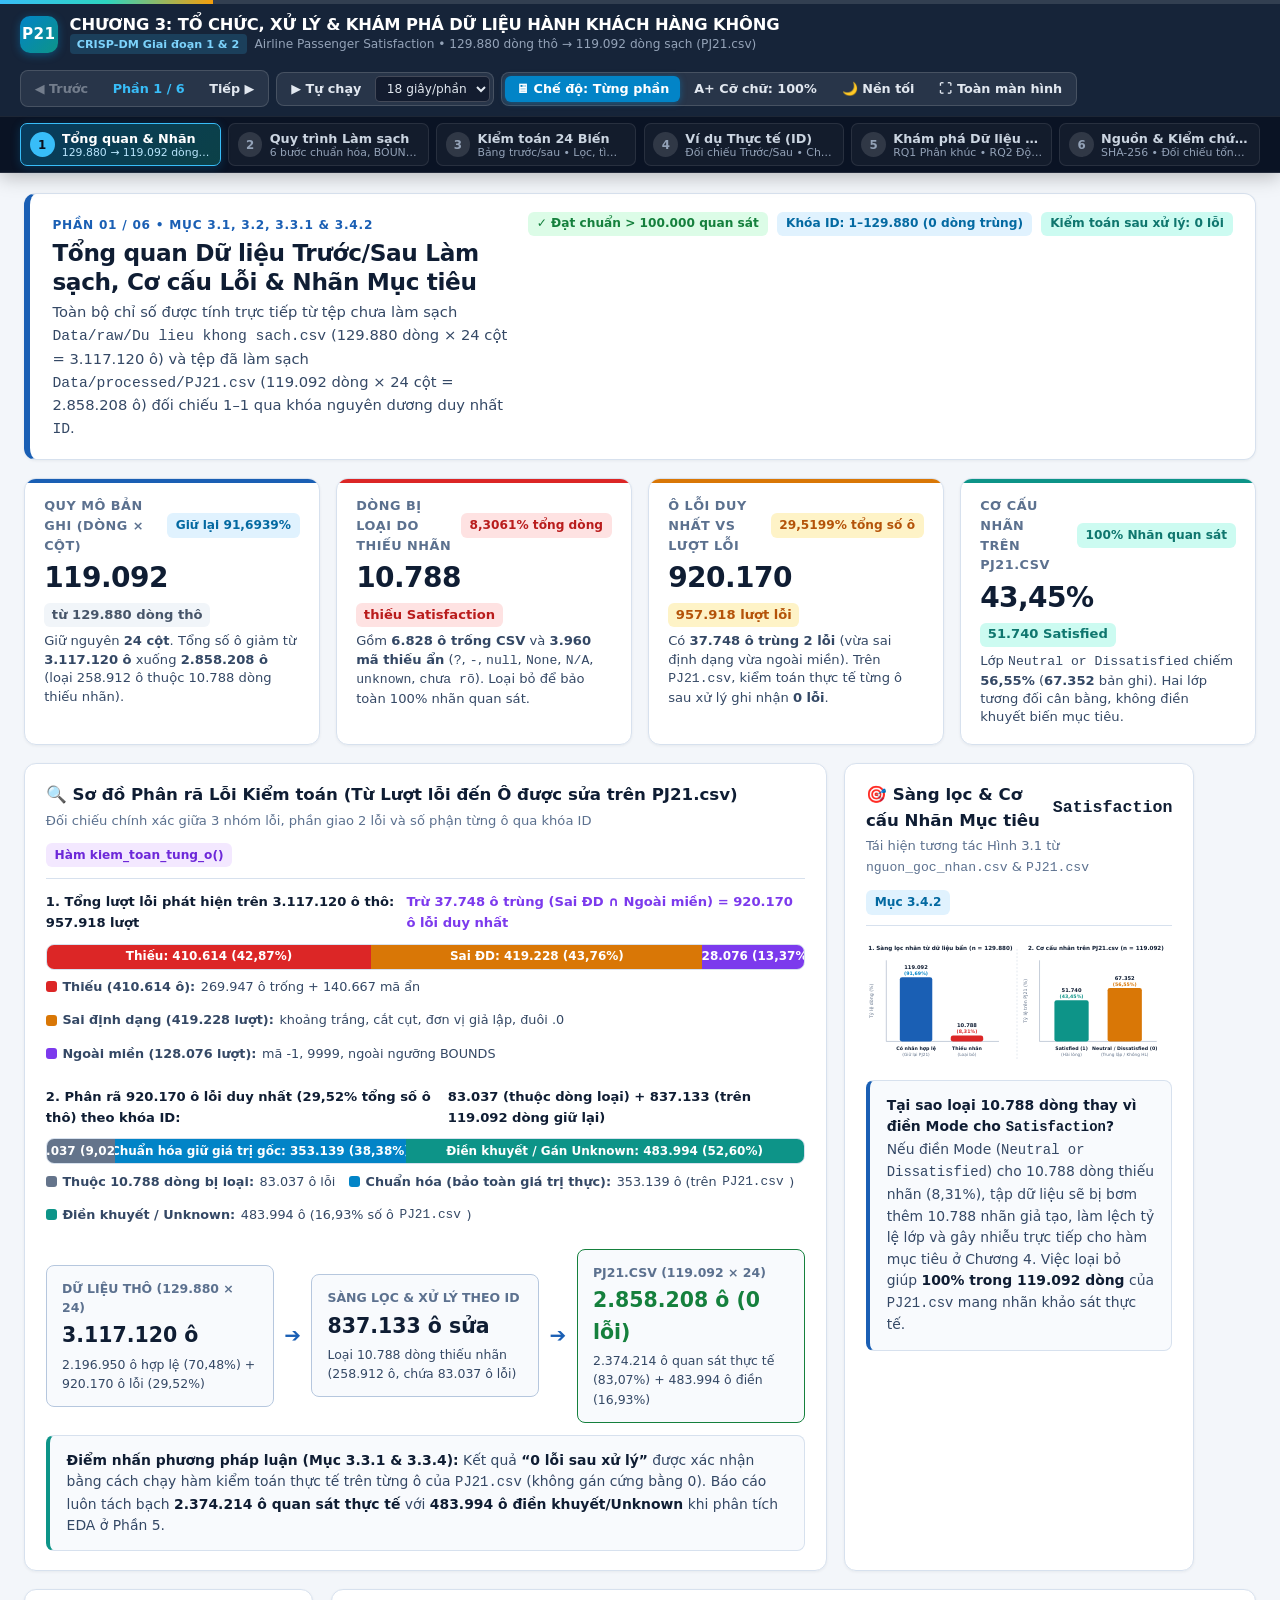
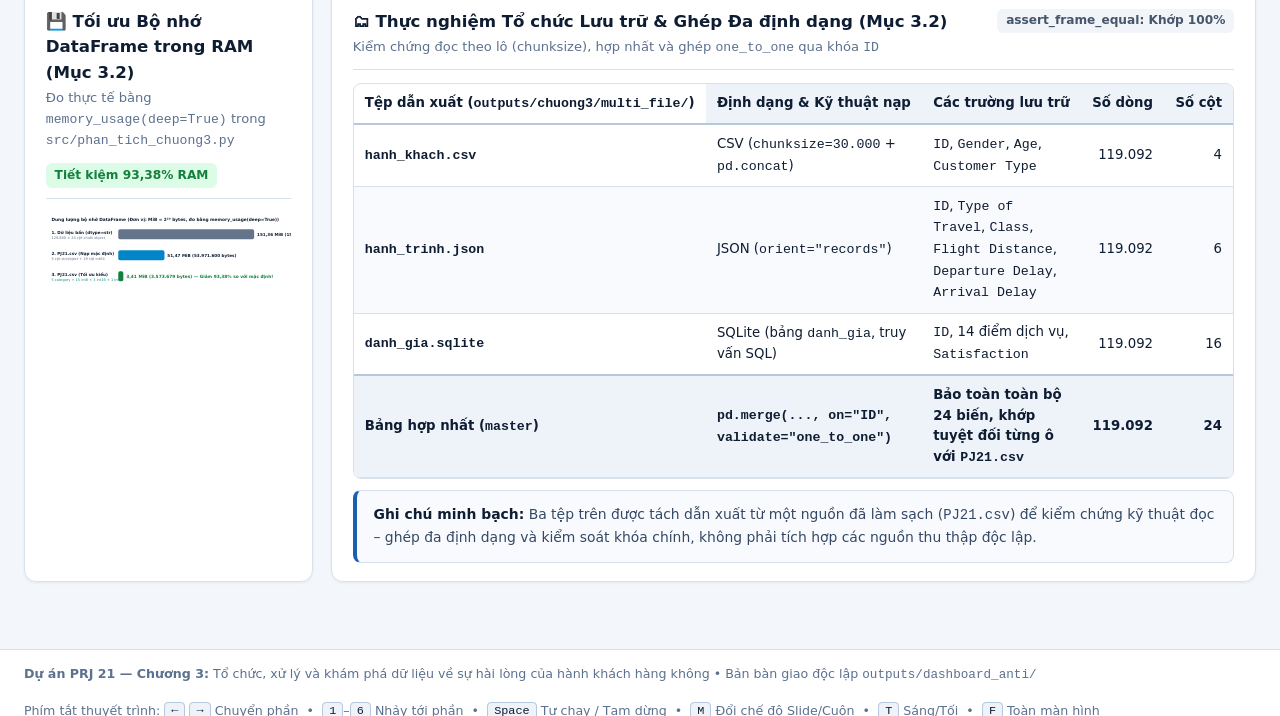
<file: outputs/dashboard_anti/index.html>
<!DOCTYPE html>
<html lang="vi">
<head>
  <meta charset="UTF-8" />
  <meta name="viewport" content="width=device-width, initial-scale=1.0" />
  <title>PRJ 21 — Chương 3: Dashboard Thuyết trình Kiểm toán & Khám phá Dữ liệu</title>
  <link rel="stylesheet" href="styles.css" />
</head>
<body class="mode-slide">

  <!-- ========================================================================
       THANH ĐIỀU KHIỂN THUYẾT TRÌNH TRÊN CÙNG (STICKY PRESENTATION BAR)
       ======================================================================== -->
  <header class="top-deck-bar" role="banner">
    <div class="deck-progress-track" title="Tiến độ phần thuyết trình">
      <div class="deck-progress-fill" id="deckProgressFill"></div>
    </div>
    <div class="autoplay-progress-bar" id="autoplayProgressBar"></div>

    <div class="deck-header-inner">
      <div class="brand-cluster">
        <div class="brand-emblem" aria-hidden="true">P21</div>
        <div class="brand-titles">
          <h1>CHƯƠNG 3: TỔ CHỨC, XỬ LÝ &amp; KHÁM PHÁ DỮ LIỆU HÀNH KHÁCH HÀNG KHÔNG</h1>
          <div class="brand-subtitle">
            <span class="brand-tag">CRISP-DM Giai đoạn 1 &amp; 2</span>
            <span>Airline Passenger Satisfaction • 129.880 dòng thô → 119.092 dòng sạch (PJ21.csv)</span>
          </div>
        </div>
      </div>

      <!-- Cụm nút điều khiển thuyết trình -->
      <div class="presentation-controls" role="toolbar" aria-label="Công cụ điều khiển thuyết trình">
        <div class="ctrl-group">
          <button type="button" class="ctrl-btn" id="btnPrevSlide" title="Phần trước (Phím mũi tên Trái ←)">
            ◀ Trước
          </button>
          <span class="slide-counter-pill" id="slideCounterPill">Phần 1 / 6</span>
          <button type="button" class="ctrl-btn" id="btnNextSlide" title="Phần tiếp theo (Phím mũi tên Phải →)">
            Tiếp ▶
          </button>
        </div>

        <div class="ctrl-group">
          <button type="button" class="ctrl-btn" id="btnAutoplayToggle" title="Tự động chuyển phần thuyết trình (Phím Space)">
            ▶ Tự chạy
          </button>
          <select id="selectAutoplaySec" class="ctrl-select" title="Thời gian mỗi phần khi tự chạy" aria-label="Thời gian tự chạy">
            <option value="10">10 giây/phần</option>
            <option value="18" selected>18 giây/phần</option>
            <option value="30">30 giây/phần</option>
            <option value="45">45 giây/phần</option>
          </select>
        </div>

        <div class="ctrl-group">
          <button type="button" class="ctrl-btn active" id="btnModeToggle" title="Chuyển giữa chế độ Trình chiếu từng phần (Slide) và Cuộn toàn bộ (Phím M)">
            🖥 Chế độ: Từng phần
          </button>
          <button type="button" class="ctrl-btn" id="btnFontScale" title="Phóng to cỡ chữ cho màn hình chiếu hội trường lớn">
            A+ Cỡ chữ: 100%
          </button>
          <button type="button" class="ctrl-btn" id="btnThemeToggle" title="Đổi giao diện Sáng / Tối cho máy chiếu (Phím T)">
            🌙 Nền tối
          </button>
          <button type="button" class="ctrl-btn" id="btnFullscreen" title="Bật/Tắt Toàn màn hình (Phím F)">
            ⛶ Toàn màn hình
          </button>
        </div>
      </div>
    </div>

    <!-- Thanh điều hướng 6 phần chính -->
    <nav class="section-stepper-nav" aria-label="Điều hướng 6 phần Chương 3">
      <div class="stepper-inner">
        <button type="button" class="step-tab active" data-step="1">
          <span class="step-num">1</span>
          <span class="step-label-wrap">
            <span class="step-title">Tổng quan &amp; Nhãn</span>
            <span class="step-sub">129.880 → 119.092 dòng • 920.170 ô lỗi</span>
          </span>
        </button>
        <button type="button" class="step-tab" data-step="2">
          <span class="step-num">2</span>
          <span class="step-label-wrap">
            <span class="step-title">Quy trình Làm sạch</span>
            <span class="step-sub">6 bước chuẩn hóa, BOUNDS &amp; điền khuyết</span>
          </span>
        </button>
        <button type="button" class="step-tab" data-step="3">
          <span class="step-num">3</span>
          <span class="step-label-wrap">
            <span class="step-title">Kiểm toán 24 Biến</span>
            <span class="step-sub">Bảng trước/sau • Lọc, tìm kiếm &amp; tải CSV</span>
          </span>
        </button>
        <button type="button" class="step-tab" data-step="4">
          <span class="step-num">4</span>
          <span class="step-label-wrap">
            <span class="step-title">Ví dụ Thực tế (ID)</span>
            <span class="step-sub">Đối chiếu Trước/Sau • Chuẩn hóa vs Điền</span>
          </span>
        </button>
        <button type="button" class="step-tab" data-step="5">
          <span class="step-num">5</span>
          <span class="step-label-wrap">
            <span class="step-title">Khám phá Dữ liệu (EDA)</span>
            <span class="step-sub">RQ1 Phân khúc • RQ2 Độ trễ • RQ3 Spearman</span>
          </span>
        </button>
        <button type="button" class="step-tab" data-step="6">
          <span class="step-num">6</span>
          <span class="step-label-wrap">
            <span class="step-title">Nguồn &amp; Kiểm chứng</span>
            <span class="step-sub">SHA-256 • Đối chiếu tổng &amp; Giới hạn</span>
          </span>
        </button>
      </div>
    </nav>
  </header>

  <!-- ========================================================================
       KHUNG NỘI DUNG CHÍNH (6 PHẦN THUYẾT TRÌNH)
       ======================================================================== -->
  <main class="dashboard-main">

    <!-- ======================================================================
         PHẦN 1: TỔNG QUAN DỮ LIỆU, PHÂN RÃ LỖI VÀ CƠ CẤU NHÃN
         ====================================================================== -->
    <section class="deck-section active-slide" id="sec-1" data-section="1">
      <div class="section-banner">
        <div class="section-banner-left">
          <div class="section-kicker">Phần 01 / 06 • Mục 3.1, 3.2, 3.3.1 &amp; 3.4.2</div>
          <h2 class="section-heading">Tổng quan Dữ liệu Trước/Sau Làm sạch, Cơ cấu Lỗi &amp; Nhãn Mục tiêu</h2>
          <p class="section-lead">
            Toàn bộ chỉ số được tính trực tiếp từ tệp chưa làm sạch <code>Data/raw/Du lieu khong sach.csv</code> (129.880 dòng × 24 cột = 3.117.120 ô) và tệp đã làm sạch <code>Data/processed/PJ21.csv</code> (119.092 dòng × 24 cột = 2.858.208 ô) đối chiếu 1–1 qua khóa nguyên dương duy nhất <code>ID</code>.
          </p>
        </div>
        <div class="section-banner-right">
          <span class="badge badge-green">✓ Đạt chuẩn &gt; 100.000 quan sát</span>
          <span class="badge badge-blue">Khóa ID: 1–129.880 (0 dòng trùng)</span>
          <span class="badge badge-teal">Kiểm toán sau xử lý: 0 lỗi</span>
        </div>
      </div>

      <!-- 4 Thẻ KPI cốt lõi -->
      <div class="grid-4">
        <div class="kpi-card" style="--kpi-accent: var(--brand-blue);">
          <div class="kpi-top">
            <span class="kpi-label">Quy mô Bản ghi (Dòng × Cột)</span>
            <span class="badge badge-blue">Giữ lại 91,6939%</span>
          </div>
          <div class="kpi-value-row">
            <span class="kpi-value">119.092</span>
            <span class="kpi-delta badge-slate">từ 129.880 dòng thô</span>
          </div>
          <div class="kpi-desc">
            Giữ nguyên <strong>24 cột</strong>. Tổng số ô giảm từ <strong>3.117.120 ô</strong> xuống <strong>2.858.208 ô</strong> (loại 258.912 ô thuộc 10.788 dòng thiếu nhãn).
          </div>
        </div>

        <div class="kpi-card" style="--kpi-accent: var(--brand-crimson);">
          <div class="kpi-top">
            <span class="kpi-label">Dòng bị loại do thiếu Nhãn</span>
            <span class="badge badge-red">8,3061% tổng dòng</span>
          </div>
          <div class="kpi-value-row">
            <span class="kpi-value">10.788</span>
            <span class="kpi-delta badge-red">thiếu Satisfaction</span>
          </div>
          <div class="kpi-desc">
            Gồm <strong>6.828 ô trống CSV</strong> và <strong>3.960 mã thiếu ẩn</strong> (<code>?</code>, <code>-</code>, <code>null</code>, <code>None</code>, <code>N/A</code>, <code>unknown</code>, <code>chưa rõ</code>). Loại bỏ để bảo toàn 100% nhãn quan sát.
          </div>
        </div>

        <div class="kpi-card" style="--kpi-accent: var(--brand-amber);">
          <div class="kpi-top">
            <span class="kpi-label">Ô lỗi duy nhất vs Lượt lỗi</span>
            <span class="badge badge-amber">29,5199% tổng số ô</span>
          </div>
          <div class="kpi-value-row">
            <span class="kpi-value">920.170</span>
            <span class="kpi-delta badge-amber">957.918 lượt lỗi</span>
          </div>
          <div class="kpi-desc">
            Có <strong>37.748 ô trùng 2 lỗi</strong> (vừa sai định dạng vừa ngoài miền). Trên <code>PJ21.csv</code>, kiểm toán thực tế từng ô sau xử lý ghi nhận <strong>0 lỗi</strong>.
          </div>
        </div>

        <div class="kpi-card" style="--kpi-accent: var(--brand-teal);">
          <div class="kpi-top">
            <span class="kpi-label">Cơ cấu Nhãn trên PJ21.csv</span>
            <span class="badge badge-teal">100% Nhãn quan sát</span>
          </div>
          <div class="kpi-value-row">
            <span class="kpi-value">43,45%</span>
            <span class="kpi-delta badge-teal">51.740 Satisfied</span>
          </div>
          <div class="kpi-desc">
            Lớp <code>Neutral or Dissatisfied</code> chiếm <strong>56,55%</strong> (<strong>67.352</strong> bản ghi). Hai lớp tương đối cân bằng, không điền khuyết biến mục tiêu.
          </div>
        </div>
      </div>

      <!-- Hàng 2: Sơ đồ phân rã 3.117.120 ô và Biểu đồ Cơ cấu nhãn -->
      <div class="grid-2-asym">
        <!-- Thẻ Trái: Phân rã 957.918 lượt lỗi -> 920.170 ô lỗi duy nhất -> Chuẩn hóa vs Điền khuyết -->
        <div class="card">
          <div class="card-header">
            <div>
              <h3 class="card-title">🔍 Sơ đồ Phân rã Lỗi Kiểm toán (Từ Lượt lỗi đến Ô được sửa trên PJ21.csv)</h3>
              <p class="card-subtitle">Đối chiếu chính xác giữa 3 nhóm lỗi, phần giao 2 lỗi và số phận từng ô qua khóa ID</p>
            </div>
            <span class="badge badge-purple">Hàm kiem_toan_tung_o()</span>
          </div>

          <div class="flow-diagram">
            <!-- Tầng 1: 3 nhóm lượt lỗi -->
            <div>
              <div style="display:flex; justify-content:space-between; font-size:0.82rem; font-weight:700; margin-bottom:0.35rem;">
                <span>1. Tổng lượt lỗi phát hiện trên 3.117.120 ô thô: <strong>957.918 lượt</strong></span>
                <span style="color:var(--brand-purple);">Trừ 37.748 ô trùng (Sai ĐD ∩ Ngoài miền) = <strong>920.170 ô lỗi duy nhất</strong></span>
              </div>
              <div class="stacked-bar-wrap">
                <div class="stacked-bar-track">
                  <div class="stacked-seg" style="width: 42.865%; background: #dc2626;" title="Thiếu: 410.614 ô (269.947 ô rỗng CSV + 140.667 mã thiếu ẩn)">
                    Thiếu: 410.614 (42,87%)
                  </div>
                  <div class="stacked-seg" style="width: 43.764%; background: #d97706;" title="Sai định dạng: 419.228 lượt (khoảng trắng, hoa/thường, cắt cụt, đơn vị USD/VND/đ/kg/%, số .0)">
                    Sai ĐD: 419.228 (43,76%)
                  </div>
                  <div class="stacked-seg" style="width: 13.370%; background: #7c3aed;" title="Ngoài miền quy ước BOUNDS: 128.076 lượt (-1, số âm, 9999, trễ > 2000, điểm ngoài 0..5)">
                    128.076 (13,37%)
                  </div>
                </div>
                <div class="stacked-legend">
                  <span class="legend-item"><span class="legend-dot" style="background:#dc2626;"></span><strong>Thiếu (410.614 ô):</strong> 269.947 ô trống + 140.667 mã ẩn</span>
                  <span class="legend-item"><span class="legend-dot" style="background:#d97706;"></span><strong>Sai định dạng (419.228 lượt):</strong> khoảng trắng, cắt cụt, đơn vị giả lập, đuôi .0</span>
                  <span class="legend-item"><span class="legend-dot" style="background:#7c3aed;"></span><strong>Ngoài miền (128.076 lượt):</strong> mã -1, 9999, ngoài ngưỡng BOUNDS</span>
                </div>
              </div>
            </div>

            <!-- Tầng 2: Phân rã 920.170 ô lỗi duy nhất -->
            <div>
              <div style="display:flex; justify-content:space-between; font-size:0.82rem; font-weight:700; margin-bottom:0.35rem;">
                <span>2. Phân rã <strong>920.170 ô lỗi duy nhất</strong> (29,52% tổng số ô thô) theo khóa ID:</span>
                <span>83.037 (thuộc dòng loại) + 837.133 (trên 119.092 dòng giữ lại)</span>
              </div>
              <div class="stacked-bar-wrap">
                <div class="stacked-bar-track">
                  <div class="stacked-seg" style="width: 9.024%; background: #64748b;" title="83.037 ô lỗi biến mất cùng 10.788 dòng bị loại do thiếu nhãn Satisfaction">
                    83.037 (9,02%)
                  </div>
                  <div class="stacked-seg" style="width: 38.378%; background: #0284c7;" title="353.139 ô được chuẩn hóa định dạng/văn bản/số về đúng giá trị thực quan sát được">
                    Chuẩn hóa giữ giá trị gốc: 353.139 (38,38%)
                  </div>
                  <div class="stacked-seg" style="width: 52.598%; background: #0d9488;" title="483.994 ô thiếu hoặc ngoài miền trên dòng giữ lại được điền Mode / Trung vị hoặc gán Unknown">
                    Điền khuyết / Gán Unknown: 483.994 (52,60%)
                  </div>
                </div>
                <div class="stacked-legend">
                  <span class="legend-item"><span class="legend-dot" style="background:#64748b;"></span><strong>Thuộc 10.788 dòng bị loại:</strong> 83.037 ô lỗi</span>
                  <span class="legend-item"><span class="legend-dot" style="background:#0284c7;"></span><strong>Chuẩn hóa (bảo toàn giá trị thực):</strong> 353.139 ô (trên <code>PJ21.csv</code>)</span>
                  <span class="legend-item"><span class="legend-dot" style="background:#0d9488;"></span><strong>Điền khuyết / Unknown:</strong> 483.994 ô (16,93% số ô <code>PJ21.csv</code>)</span>
                </div>
              </div>
            </div>

            <!-- Tầng 3: 3 khối đối chiếu -->
            <div class="flow-tier">
              <div class="flow-node">
                <div class="flow-node-title">Dữ liệu thô (129.880 × 24)</div>
                <div class="flow-node-num">3.117.120 ô</div>
                <div class="flow-node-sub">2.196.950 ô hợp lệ (70,48%) + 920.170 ô lỗi (29,52%)</div>
              </div>
              <div class="flow-arrow">➔</div>
              <div class="flow-node">
                <div class="flow-node-title">Sàng lọc &amp; Xử lý theo ID</div>
                <div class="flow-node-num">837.133 ô sửa</div>
                <div class="flow-node-sub">Loại 10.788 dòng thiếu nhãn (258.912 ô, chứa 83.037 ô lỗi)</div>
              </div>
              <div class="flow-arrow">➔</div>
              <div class="flow-node" style="border-color: var(--brand-emerald);">
                <div class="flow-node-title">PJ21.csv (119.092 × 24)</div>
                <div class="flow-node-num" style="color: var(--brand-emerald);">2.858.208 ô (0 lỗi)</div>
                <div class="flow-node-sub">2.374.214 ô quan sát thực tế (83,07%) + 483.994 ô điền (16,93%)</div>
              </div>
            </div>
          </div>

          <div class="callout callout-teal">
            <strong>Điểm nhấn phương pháp luận (Mục 3.3.1 &amp; 3.3.4):</strong> Kết quả <strong>“0 lỗi sau xử lý”</strong> được xác nhận bằng cách chạy hàm kiểm toán thực tế trên từng ô của <code>PJ21.csv</code> (không gán cứng bằng 0). Báo cáo luôn tách bạch <strong>2.374.214 ô quan sát thực tế</strong> với <strong>483.994 ô điền khuyết/Unknown</strong> khi phân tích EDA ở Phần 5.
          </div>
        </div>

        <!-- Thẻ Phải: Biểu đồ Cơ cấu nhãn Satisfaction (Hình 3.1) -->
        <div class="card">
          <div class="card-header">
            <div>
              <h3 class="card-title">🎯 Sàng lọc &amp; Cơ cấu Nhãn Mục tiêu <code>Satisfaction</code></h3>
              <p class="card-subtitle">Tái hiện tương tác Hình 3.1 từ <code>nguon_goc_nhan.csv</code> &amp; <code>PJ21.csv</code></p>
            </div>
            <span class="badge badge-blue">Mục 3.4.2</span>
          </div>

          <div class="svg-chart-wrap" id="chartLabelStructure"></div>

          <div class="callout">
            <strong>Tại sao loại 10.788 dòng thay vì điền Mode cho <code>Satisfaction</code>?</strong><br/>
            Nếu điền Mode (<code>Neutral or Dissatisfied</code>) cho 10.788 dòng thiếu nhãn (8,31%), tập dữ liệu sẽ bị bơm thêm 10.788 nhãn giả tạo, làm lệch tỷ lệ lớp và gây nhiễu trực tiếp cho hàm mục tiêu ở Chương 4. Việc loại bỏ giúp <strong>100% trong 119.092 dòng</strong> của <code>PJ21.csv</code> mang nhãn khảo sát thực tế.
          </div>
        </div>
      </div>

      <!-- Hàng 3: Tối ưu bộ nhớ RAM & Thực nghiệm đọc-ghép đa định dạng (Mục 3.2) -->
      <div class="grid-2">
        <div class="card">
          <div class="card-header">
            <div>
              <h3 class="card-title">💾 Tối ưu Bộ nhớ DataFrame trong RAM (Mục 3.2)</h3>
              <p class="card-subtitle">Đo thực tế bằng <code>memory_usage(deep=True)</code> trong <code>src/phan_tich_chuong3.py</code></p>
            </div>
            <span class="badge badge-green">Tiết kiệm 93,38% RAM</span>
          </div>
          <div class="svg-chart-wrap" id="chartMemoryUsage"></div>
        </div>

        <div class="card">
          <div class="card-header">
            <div>
              <h3 class="card-title">🗂 Thực nghiệm Tổ chức Lưu trữ &amp; Ghép Đa định dạng (Mục 3.2)</h3>
              <p class="card-subtitle">Kiểm chứng đọc theo lô (chunksize), hợp nhất và ghép <code>one_to_one</code> qua khóa <code>ID</code></p>
            </div>
            <span class="badge badge-slate">assert_frame_equal: Khớp 100%</span>
          </div>
          <div class="table-container">
            <table class="data-table">
              <thead>
                <tr>
                  <th>Tệp dẫn xuất (<code>outputs/chuong3/multi_file/</code>)</th>
                  <th style="text-align:left;">Định dạng &amp; Kỹ thuật nạp</th>
                  <th style="text-align:left;">Các trường lưu trữ</th>
                  <th>Số dòng</th>
                  <th>Số cột</th>
                </tr>
              </thead>
              <tbody>
                <tr>
                  <td><strong><code>hanh_khach.csv</code></strong></td>
                  <td style="text-align:left;">CSV (<code>chunksize=30.000</code> + <code>pd.concat</code>)</td>
                  <td style="text-align:left;"><code>ID</code>, <code>Gender</code>, <code>Age</code>, <code>Customer Type</code></td>
                  <td>119.092</td>
                  <td>4</td>
                </tr>
                <tr>
                  <td><strong><code>hanh_trinh.json</code></strong></td>
                  <td style="text-align:left;">JSON (<code>orient="records"</code>)</td>
                  <td style="text-align:left;"><code>ID</code>, <code>Type of Travel</code>, <code>Class</code>, <code>Flight Distance</code>, <code>Departure Delay</code>, <code>Arrival Delay</code></td>
                  <td>119.092</td>
                  <td>6</td>
                </tr>
                <tr>
                  <td><strong><code>danh_gia.sqlite</code></strong></td>
                  <td style="text-align:left;">SQLite (bảng <code>danh_gia</code>, truy vấn SQL)</td>
                  <td style="text-align:left;"><code>ID</code>, 14 điểm dịch vụ, <code>Satisfaction</code></td>
                  <td>119.092</td>
                  <td>16</td>
                </tr>
              </tbody>
              <tfoot>
                <tr>
                  <td><strong>Bảng hợp nhất (<code>master</code>)</strong></td>
                  <td style="text-align:left;"><code>pd.merge(..., on="ID", validate="one_to_one")</code></td>
                  <td style="text-align:left;">Bảo toàn toàn bộ 24 biến, khớp tuyệt đối từng ô với <code>PJ21.csv</code></td>
                  <td>119.092</td>
                  <td>24</td>
                </tr>
              </tfoot>
            </table>
          </div>
          <div class="callout" style="margin-top:0.65rem;">
            <strong>Ghi chú minh bạch:</strong> Ba tệp trên được tách dẫn xuất từ một nguồn đã làm sạch (<code>PJ21.csv</code>) để kiểm chứng kỹ thuật đọc – ghép đa định dạng và kiểm soát khóa chính, không phải tích hợp các nguồn thu thập độc lập.
          </div>
        </div>
      </div>
    </section>

    <!-- ======================================================================
         PHẦN 2: QUY TRÌNH LÀM SẠCH DỮ LIỆU (6 BƯỚC + TRÌNH DIỄN KẾT QUẢ ĐÃ TÍNH)
         ====================================================================== -->
    <section class="deck-section" id="sec-2" data-section="2">
      <div class="section-banner">
        <div class="section-banner-left">
          <div class="section-kicker">Phần 02 / 06 • Mục 3.3.2, 3.3.3 &amp; 3.3.4</div>
          <h2 class="section-heading">Quy trình Làm sạch Dữ liệu Từng bước, Quy tắc <code>BOUNDS</code> &amp; Chiến lược Điền khuyết</h2>
          <p class="section-lead">
            Đồng bộ 100% giữa <code>Notebooks/02_kiem_toan_du_lieu.ipynb/lam_sach_du_lieu.py</code>, <code>clean_data.ipynb</code> và <code>src/phan_tich_chuong3.py</code>. Bấm vào từng bước để bung/thu gọn quy tắc kỹ thuật, mã nguồn và lý do phương pháp luận.
          </p>
        </div>
        <div class="section-banner-right">
          <button type="button" class="btn-action" id="btnExpandAllSteps">➕ Bung tất cả các bước</button>
          <button type="button" class="btn-action" id="btnCollapseAllSteps">➖ Thu gọn tất cả</button>
        </div>
      </div>

      <!-- Khung Trình diễn Quy trình làm sạch (Ghi rõ: Trình diễn kết quả đã tính) -->
      <div class="pipeline-sim-banner">
        <div class="sim-top-row">
          <div>
            <div class="sim-disclaimer-pill">
              ⚠ CHẾ ĐỘ TRÌNH DIỄN KẾT QUẢ ĐÃ TÍNH SẴN (PRE-COMPUTED PYTHON AUDIT REPLAY)
            </div>
            <h3 style="font-size:1.1rem; margin-top:0.35rem;">
              Mô phỏng trực quan sự biến đổi số dòng và số ô lỗi qua 6 bước của <code>lam_sach_du_lieu.py</code>
            </h3>
          </div>
          <div class="sim-btn-row">
            <button type="button" class="btn-primary-sim" id="btnRunPipelineSim">
              ▶ Chạy trình diễn quy trình (Kết quả đã tính)
            </button>
            <button type="button" class="btn-secondary-sim" id="btnStepPipelineSim">
              ⏭ Bước tiếp theo
            </button>
            <button type="button" class="btn-secondary-sim" id="btnResetPipelineSim">
              ↺ Đặt lại (Trạng thái thô)
            </button>
          </div>
        </div>

        <div class="sim-live-metrics">
          <div class="sim-metric-box">
            <span class="sim-metric-label">Bước đang trình diễn</span>
            <span class="sim-metric-val" id="simStepName">0 / 6 (Chưa chạy)</span>
          </div>
          <div class="sim-metric-box">
            <span class="sim-metric-label">Số bản ghi (Dòng)</span>
            <span class="sim-metric-val" id="simRowCount">129.880</span>
          </div>
          <div class="sim-metric-box">
            <span class="sim-metric-label">Lượt lỗi Sai định dạng</span>
            <span class="sim-metric-val" id="simFmtCount">419.228</span>
          </div>
          <div class="sim-metric-box">
            <span class="sim-metric-label">Lượt lỗi Ngoài miền</span>
            <span class="sim-metric-val" id="simOutCount">128.076</span>
          </div>
          <div class="sim-metric-box">
            <span class="sim-metric-label">Ô thiếu / Chờ điền khuyết</span>
            <span class="sim-metric-val" id="simMissCount">410.614</span>
          </div>
        </div>

        <div class="sim-status-log" id="simStatusLog">
          [Sẵn sàng] Nhấn "▶ Chạy trình diễn quy trình (Kết quả đã tính)" để xem diễn biến số liệu kiểm toán thực tế qua từng bước xử lý. Không thay đổi hay ghi đè tệp dữ liệu gốc.
        </div>
      </div>

      <!-- 6 Bước Quy trình Làm sạch (Accordion Bung/Thu gọn) -->
      <div class="pipeline-accordion" id="pipelineAccordion">
        <!-- Bước 1 -->
        <div class="pipe-step-card open" data-pipe-step="1">
          <button type="button" class="pipe-step-header">
            <div class="pipe-step-left">
              <span class="pipe-step-badge">B1</span>
              <div>
                <div class="pipe-step-title">Bước 1: Nạp dữ liệu thô, Kiểm soát khóa <code>ID</code> &amp; Nhận diện 9 mã thiếu ẩn (<code>MISSING_TOKENS</code>)</div>
                <div class="pipe-step-summary">Quét 129.880 dòng × 24 cột (3.117.120 ô) • Phát hiện 269.947 ô trống CSV + 140.667 ô mã thiếu ẩn = 410.614 ô thiếu</div>
              </div>
            </div>
            <div class="pipe-step-right">
              <span class="badge badge-red">410.614 ô thiếu</span>
              <span class="pipe-chevron">▼</span>
            </div>
          </button>
          <div class="pipe-step-body">
            <div class="pipe-detail-grid">
              <div class="pipe-box">
                <h4>Quy tắc kỹ thuật áp dụng</h4>
                <ul>
                  <li>Đọc <code>Data/raw/Du lieu khong sach.csv</code> với <code>dtype={"ID": str}</code>, xóa khoảng trắng tên cột và kiểm tra tính duy nhất của khóa <code>ID</code> (1–129.880, <strong>0 dòng trùng</strong>).</li>
                  <li>Nếu chỉ dùng <code>pd.read_csv</code> mặc định, Pandas chỉ nhận diện được <strong>269.947 ô trống/NA chuẩn</strong> và bỏ sót <strong>140.667 ô chứa ký hiệu báo thiếu ẩn</strong>.</li>
                  <li>Tập hợp <code>MISSING_TOKENS</code> chuẩn hóa về chữ thường sau khi <code>strip()</code>: <code>{"nan", "none", "null", "n/a", "?", "-", "unknown", "chưa rõ", ""}</code>.</li>
                </ul>
              </div>
              <div class="pipe-box">
                <h4>Lý do phương pháp luận &amp; Mã nguồn</h4>
                <ul>
                  <li>Các ký hiệu như <code>"?"</code>, <code>"-"</code>, <code>"chưa rõ"</code>, <code>"unknown"</code> khiến cột số bị ép sang kiểu chuỗi (<code>object</code>) và làm sai lệch bảng tần suất biến phân loại.</li>
                </ul>
                <pre class="code-snippet">MISSING_TOKENS = {"nan", "none", "null", "n/a", "?", "-", "unknown", "chưa rõ", ""}
def is_missing_str(val) -> bool:
    if pd.isna(val): return True
    return str(val).strip().lower() in MISSING_TOKENS</pre>
              </div>
            </div>
          </div>
        </div>

        <!-- Bước 2 -->
        <div class="pipe-step-card open" data-pipe-step="2">
          <button type="button" class="pipe-step-header">
            <div class="pipe-step-left">
              <span class="pipe-step-badge">B2</span>
              <div>
                <div class="pipe-step-title">Bước 2: Chuẩn hóa 5 biến phân loại &amp; Khôi phục chuỗi bị cắt cụt (<code>ALL_MAPS</code>)</div>
                <div class="pipe-step-summary">Xử lý 187.341 lượt sai định dạng ở <code>Gender</code>, <code>Customer Type</code>, <code>Type of Travel</code>, <code>Class</code>, <code>Satisfaction</code></div>
              </div>
            </div>
            <div class="pipe-step-right">
              <span class="badge badge-blue">187.341 ô phân loại được chuẩn hóa</span>
              <span class="pipe-chevron">▼</span>
            </div>
          </button>
          <div class="pipe-step-body">
            <div class="pipe-detail-grid">
              <div class="pipe-box">
                <h4>Quy tắc ánh xạ &amp; Khôi phục tiền tố cắt cụt</h4>
                <ul>
                  <li>Cắt khoảng trắng đầu/cuối, đưa về chữ thường và đối chiếu qua bảng ánh xạ <code>ALL_MAPS</code> (hỗ trợ khớp tiền tố <code>startswith</code> cho chuỗi bị cắt cụt):</li>
                  <li><code>Gender</code> (21.763 lỗi ĐD): <code>'  fema'</code>, <code>'FEMALE'</code> → <code>Female</code>; <code>'Male  '</code>, <code>'MALE'</code> → <code>Male</code>.</li>
                  <li><code>Customer Type</code> (56.288 lỗi ĐD): <code>'  Returnin'</code>, <code>'Returning '</code>, <code>'returning'</code> → <code>Returning Customer</code>; <code>'First-time'</code>, <code>'FIRST-TIME'</code> → <code>First-time Customer</code>.</li>
                  <li><code>Type of Travel</code> (44.719 lỗi ĐD): <code>'  Busine'</code>, <code>'BUSINESS'</code> → <code>Business Travel</code>; <code>'  Person'</code>, <code>'personal'</code> → <code>Personal Travel</code>.</li>
                  <li><code>Class</code> (26.256 lỗi ĐD): <code>'  economy pl'</code>, <code>'economy+'</code> → <code>Economy Plus</code>; <code>'Business   '</code> → <code>Business</code>.</li>
                  <li><code>Satisfaction</code> (38.315 lỗi ĐD): <code>'  Neutral or Dissatisfi'</code>, <code>'NEUTRAL OR DISSATISFIED'</code> → <code>Neutral or Dissatisfied</code>; <code>'Satisfied   '</code> → <code>Satisfied</code>.</li>
                </ul>
              </div>
              <div class="pipe-box">
                <h4>Lý do phương pháp luận &amp; Mã nguồn</h4>
                <ul>
                  <li>Các tiền tố cắt cụt như <code>'  Busine'</code> hay <code>'  Returnin'</code> là lỗi xuất/nhập chuỗi có quy luật không mơ hồ (tiền tố duy nhất trong miền danh mục), nên khôi phục về nhãn chuẩn giúp <strong>bảo toàn thông tin thực tế</strong> thay vì xóa hoặc coi là thiếu.</li>
                  <li>Mọi giá trị thuộc <code>MISSING_TOKENS</code> ở bước này được chuyển thống nhất về <code>np.nan</code> để chờ xử lý ở Bước 4–5.</li>
                </ul>
                <pre class="code-snippet">def normalize_cat(val, mapping: dict):
    if is_missing_str(val): return np.nan
    cleaned = str(val).strip().lower()
    if cleaned in mapping: return mapping[cleaned]
    for key, std in mapping.items():
        if cleaned.startswith(key) or key.startswith(cleaned):
            return std
    return np.nan</pre>
              </div>
            </div>
          </div>
        </div>

        <!-- Bước 3 -->
        <div class="pipe-step-card" data-pipe-step="3">
          <button type="button" class="pipe-step-header">
            <div class="pipe-step-left">
              <span class="pipe-step-badge">B3</span>
              <div>
                <div class="pipe-step-title">Bước 3: Trích xuất số bằng Regex, Bỏ hậu tố đơn vị giả lập &amp; Lọc miền quy ước (<code>BOUNDS</code>)</div>
                <div class="pipe-step-summary">Xử lý 221.403 lượt sai định dạng ở 18 cột số &amp; Chuyển 128.076 giá trị ngoài miền thành <code>NaN</code></div>
              </div>
            </div>
            <div class="pipe-step-right">
              <span class="badge badge-purple">128.076 ngoài miền → NaN</span>
              <span class="pipe-chevron">▼</span>
            </div>
          </button>
          <div class="pipe-step-body">
            <div class="pipe-detail-grid">
              <div class="pipe-box">
                <h4>Quy tắc trích số &amp; Ngưỡng lọc kỹ thuật <code>BOUNDS</code></h4>
                <ul>
                  <li>Trích số đầu tiên bằng Regex <code>[-+]?\d*\.?\d+</code>, loại bỏ các hậu tố đơn vị giả lập (<code>USD</code>, <code>VND</code>, <code>đ</code>, <code>kg</code>, <code>%</code>) và đuôi thập phân <code>.0</code>. <em>Lưu ý:</em> Việc bỏ hậu tố chỉ là làm sạch ký tự nhiễu, <strong>không quy đổi đơn vị</strong>.</li>
                  <li>Chuyển các giá trị nằm ngoài miền quy ước <code>BOUNDS</code> thành <code>np.nan</code>:
                    <ul>
                      <li><code>Age</code>: Hợp lệ trong (0; 100] (thực tế trên <code>PJ21.csv</code>: [7; 100]; loại số âm, <code>0</code>, <code>770.0</code>, <code>9999</code>).</li>
                      <li><code>Flight Distance</code>: Hợp lệ trong (0; 9.999) (thực tế: [31; 9.910]; loại mã lỗi <code>9999</code> và số &le; 0).</li>
                      <li><code>Departure Delay</code>, <code>Arrival Delay</code>: Hợp lệ trong [0; 2.000] phút (loại mã <code>-1</code>, số âm và mã <code>9999</code>).</li>
                      <li><strong>14 điểm dịch vụ</strong>: Hợp lệ trong [0; 5] (loại mã <code>-1</code>, <code>9999</code>, <code>50.0</code>, v.v.).</li>
                    </ul>
                  </li>
                </ul>
              </div>
              <div class="pipe-box">
                <h4>Ghi nhận minh bạch về ngưỡng cắt lọc (Mục 3.3.3)</h4>
                <ul>
                  <li>Các ngưỡng <code>2.000</code> phút (độ trễ) và <code>9.999</code> (khoảng cách bay) là <strong>quy tắc cắt lọc kỹ thuật của nhóm</strong>, không phải chuẩn nghiệp vụ có nguồn xác nhận.</li>
                  <li>Trong <code>PJ21.csv</code> còn <strong>178 bản ghi</strong> có <code>Flight Distance</code> từ <code>5.001</code> đến <code>9.910</code>; cả <strong>178/178</strong> giá trị này đều là quan sát hợp lệ từ tệp thô (không phải ô điền), được giữ nguyên và ghi nhận là giới hạn do chưa rõ đơn vị đo gốc.</li>
                </ul>
                <pre class="code-snippet">BOUNDS = {"Age": (0, 100), "Flight Distance": (0, 9999),
          "Departure Delay": (0, 2000), "Arrival Delay": (0, 2000),
          **{rc: (0, 5) for rc in RATING_COLS}}</pre>
              </div>
            </div>
          </div>
        </div>

        <!-- Bước 4 -->
        <div class="pipe-step-card" data-pipe-step="4">
          <button type="button" class="pipe-step-header">
            <div class="pipe-step-left">
              <span class="pipe-step-badge">B4</span>
              <div>
                <div class="pipe-step-title">Bước 4: Loại bỏ 10.788 dòng (8,3061%) thiếu nhãn mục tiêu <code>Satisfaction</code></div>
                <div class="pipe-step-summary">Giữ lại 119.092 dòng (91,6939%) có nhãn hợp lệ • Loại bỏ 83.037 ô lỗi thuộc các dòng không có nhãn</div>
              </div>
            </div>
            <div class="pipe-step-right">
              <span class="badge badge-red">-10.788 dòng thiếu nhãn</span>
              <span class="pipe-chevron">▼</span>
            </div>
          </button>
          <div class="pipe-step-body">
            <div class="pipe-detail-grid">
              <div class="pipe-box">
                <h4>Quy tắc thực hiện</h4>
                <ul>
                  <li>Sau Bước 2, <strong>38.315 ô</strong> <code>Satisfaction</code> bị sai định dạng (như <code>'Satisfied   '</code>, <code>'  Neutral or Dissatisfi'</code>) đã được khôi phục thành nhãn hợp lệ.</li>
                  <li>Còn lại đúng <strong>10.788 dòng</strong> mà trường <code>Satisfaction</code> bị trống (6.828 dòng) hoặc mang mã thiếu ẩn (3.960 dòng như <code>'?'</code>, <code>'null'</code>, <code>'None'</code>).</li>
                  <li>Lệnh <code>df = df[df["Satisfaction"].notna()].copy()</code> loại bỏ 10.788 dòng này, giữ lại <strong>119.092 dòng</strong>.</li>
                </ul>
              </div>
              <div class="pipe-box">
                <h4>Hạch toán ô lỗi biến mất do loại dòng</h4>
                <ul>
                  <li>Trên 10.788 dòng bị loại có tổng cộng <strong>83.037 ô lỗi duy nhất</strong> (gồm 10.788 ô thiếu nhãn <code>Satisfaction</code> và 72.249 ô lỗi ở 23 biến còn lại).</li>
                  <li>Báo cáo tách riêng <strong>83.037 ô lỗi thuộc dòng bị loại</strong> khỏi <strong>837.133 ô lỗi được sửa trên 119.092 dòng giữ lại</strong> để không phóng đại số lượng ô được sửa trong <code>PJ21.csv</code>.</li>
                </ul>
              </div>
            </div>
          </div>
        </div>

        <!-- Bước 5 -->
        <div class="pipe-step-card" data-pipe-step="5">
          <button type="button" class="pipe-step-header">
            <div class="pipe-step-left">
              <span class="pipe-step-badge">B5</span>
              <div>
                <div class="pipe-step-title">Bước 5: Điền khuyết toàn cục (Mode / <code>Unknown</code> / Median) &amp; Làm sạch khoảng trắng</div>
                <div class="pipe-step-summary">Xử lý 483.994 ô thiếu/ngoài miền trên 119.092 dòng giữ lại + Chuẩn hóa <code>ID</code> (9.631 ô có khoảng trắng đầu/cuối) về <code>int64</code></div>
              </div>
            </div>
            <div class="pipe-step-right">
              <span class="badge badge-amber">483.994 ô điền khuyết / Unknown</span>
              <span class="pipe-chevron">▼</span>
            </div>
          </button>
          <div class="pipe-step-body">
            <div class="pipe-detail-grid">
              <div class="pipe-box">
                <h4>Chiến lược điền khuyết theo nhóm biến (Bảng 3.4)</h4>
                <ul>
                  <li><strong><code>Customer Type</code> (40.408 ô, 33,93%) &amp; <code>Type of Travel</code> (45.607 ô, 38,30%):</strong> Tỷ lệ thiếu rất cao (&gt; 33%), nếu điền Mode sẽ làm méo nghiêm trọng phân bố phân khúc. Được gán nhãn riêng <strong><code>'Unknown'</code></strong>.</li>
                  <li><strong><code>Gender</code> (9.517 ô, 7,99%) &amp; <code>Class</code> (9.113 ô, 7,65%):</strong> Tỷ lệ thiếu dưới 8%, điền <strong>Mode toàn tập</strong> (<code>Female</code> và <code>Business</code>).</li>
                  <li><strong>4 biến vận hành:</strong> Điền <strong>Trung vị toàn tập</strong> rồi ép kiểu <code>int64</code>: <code>Age = 40</code> (9.012 ô, 7,57%), <code>Flight Distance = 846</code> (22.791 ô, 19,14%), <code>Departure Delay = 0</code> (41.414 ô, 34,77%), <code>Arrival Delay = 0</code> (8.038 ô, 6,75%).</li>
                  <li><strong>14 điểm dịch vụ:</strong> Điền <strong>Trung vị toàn tập</strong>: <strong>8 biến điền <code>3</code></strong> và <strong>6 biến điền <code>4</code></strong> (<code>On-board Service</code>, <code>Seat Comfort</code>, <code>Leg Room Service</code>, <code>In-flight Service</code>, <code>In-flight Entertainment</code>, <code>Baggage Handling</code>).</li>
                </ul>
              </div>
              <div class="pipe-box">
                <h4>Hệ quả thống kê cần kiểm soát &amp; Làm sạch khoảng trắng</h4>
                <ul>
                  <li>Điền Mode <code>Business</code> cho 9.113 ô thiếu <code>Class</code> làm tỷ lệ hài lòng của hạng <code>Business</code> giảm từ <strong>69,45%</strong> (quan sát) xuống <strong>65,69%</strong> (trên <code>PJ21.csv</code>).</li>
                  <li>Điền trung vị làm co phương sai, tạo đỉnh tại <code>Age = 40</code> và có thể làm đổi thứ hạng tương quan Spearman (ví dụ <code>Cleanliness</code> có 32,28% ô điền <code>3</code> nên giảm từ hạng #6 xuống #8).</li>
                  <li>Cuối cùng, cắt sạch khoảng trắng ở cột <code>ID</code> (9.631 ô trên dòng giữ lại có khoảng trắng đầu như <code>'  10'</code>) và ép về <code>int64</code>.</li>
                </ul>
              </div>
            </div>
          </div>
        </div>

        <!-- Bước 6 -->
        <div class="pipe-step-card" data-pipe-step="6">
          <button type="button" class="pipe-step-header">
            <div class="pipe-step-left">
              <span class="pipe-step-badge">B6</span>
              <div>
                <div class="pipe-step-title">Bước 6: Kiểm toán thực tế Sau xử lý (0 lỗi), Đánh giá Ngoại lai IQR &amp; Kiểm soát Rò rỉ Dữ liệu</div>
                <div class="pipe-step-summary">Xác nhận <code>assert_frame_equal</code> với <code>PJ21.csv</code> • Giải thích tại sao giữ ngoại lai thống kê 1,5 &times; IQR</div>
              </div>
            </div>
            <div class="pipe-step-right">
              <span class="badge badge-green">0 lỗi sau xử lý • Khớp 100% SHA-256</span>
              <span class="pipe-chevron">▼</span>
            </div>
          </button>
          <div class="pipe-step-body">
            <div class="pipe-detail-grid">
              <div class="pipe-box">
                <h4>Kiểm toán sau xử lý &amp; Tính tái lập</h4>
                <ul>
                  <li>Chạy lại <code>kiem_toan_tung_o(df, la_sau_xu_ly=True)</code> trên 2.858.208 ô của <code>PJ21.csv</code> ghi nhận <strong>0 ô thiếu, 0 sai định dạng, 0 ngoài miền</strong>.</li>
                  <li><code>pd.testing.assert_frame_equal</code> xác nhận kết quả chạy lại <code>lam_sach_du_lieu.py</code> khớp 100% từng ô với tệp chuẩn <code>Data/processed/PJ21.csv</code>.</li>
                </ul>
              </div>
              <div class="pipe-box">
                <h4>Kiểm soát rò rỉ dữ liệu (Data Leakage) cho Chương 4</h4>
                <ul>
                  <li>Do <code>PJ21.csv</code> được điền Mode/Median trên toàn bộ 119.092 dòng trước khi chia tập Train/Test, báo cáo Chương 3 luôn <strong>đối chiếu kết quả toàn tập <code>PJ21.csv</code> với tập ô quan sát hợp lệ trước điền khuyết</strong>.</li>
                  <li>Tại Chương 4 (Mục 3.6.3), quy trình mô hình hóa cần khôi phục mặt nạ thiếu từ tệp thô theo khóa <code>ID</code>, chia Train/Test 80/20 phân tầng (<code>stratify=y, random_state=42</code>) rồi chỉ <code>fit</code> bộ điền khuyết và chuẩn hóa trên tập <code>Train</code> trong <code>Pipeline</code>.</li>
                </ul>
              </div>
            </div>
          </div>
        </div>
      </div>

      <!-- Hàng dưới Phần 2: Bảng chiến lược điền khuyết (Bảng 3.4) và Bảng ngoại lai IQR (Bảng 3.5) -->
      <div class="grid-2" style="margin-top: 1.15rem;">
        <div class="card">
          <div class="card-header">
            <div>
              <h3 class="card-title">📋 Chiến lược Điền khuyết &amp; Hệ quả Thống kê (Bảng 3.4)</h3>
              <p class="card-subtitle">Tổng cộng 483.994 ô được điền hoặc gán <code>Unknown</code> trên <code>PJ21.csv</code> (n = 119.092)</p>
            </div>
            <span class="badge badge-amber">Mục 3.3.2</span>
          </div>
          <div class="table-container">
            <table class="data-table">
              <thead>
                <tr>
                  <th>Nhóm biến</th>
                  <th style="text-align:left;">Cách xử lý</th>
                  <th style="text-align:left;">Giá trị điền</th>
                  <th>Số ô điền (Tỷ lệ trên PJ21)</th>
                  <th style="text-align:left;">Hệ quả thống kê cần kiểm soát</th>
                </tr>
              </thead>
              <tbody>
                <tr>
                  <td><strong><code>Satisfaction</code></strong></td>
                  <td style="text-align:left;">Loại dòng thiếu nhãn</td>
                  <td style="text-align:left;">Không điền</td>
                  <td>0 (0,00%; loại 10.788 dòng)</td>
                  <td style="text-align:left;">Giữ 100% nhãn mục tiêu quan sát thực tế</td>
                </tr>
                <tr>
                  <td><strong><code>Customer Type</code>, <code>Type of Travel</code></strong></td>
                  <td style="text-align:left;">Gán nhãn riêng</td>
                  <td style="text-align:left;"><code>Unknown</code></td>
                  <td>40.408 (33,93%); 45.607 (38,30%)</td>
                  <td style="text-align:left;">Giữ riêng danh mục thứ 3, không gộp vào nhóm đa số</td>
                </tr>
                <tr>
                  <td><strong><code>Gender</code>, <code>Class</code></strong></td>
                  <td style="text-align:left;">Điền Mode toàn tập</td>
                  <td style="text-align:left;"><code>Female</code>, <code>Business</code></td>
                  <td>9.517 (7,99%); 9.113 (7,65%)</td>
                  <td style="text-align:left;">Kéo tỷ lệ hài lòng của <code>Business</code> giảm 3,77 điểm % (69,45% → 65,69%)</td>
                </tr>
                <tr>
                  <td><strong>4 biến vận hành</strong></td>
                  <td style="text-align:left;">Trung vị toàn tập</td>
                  <td style="text-align:left;"><code>Age</code>=40; <code>Dist</code>=846; Trễ=0</td>
                  <td>8.038 (6,75%) đến 41.414 (34,77%)</td>
                  <td style="text-align:left;">Tạo đỉnh tại trung vị (tuổi 40, trễ 0 phút), giảm phương sai</td>
                </tr>
                <tr>
                  <td><strong>14 điểm dịch vụ</strong></td>
                  <td style="text-align:left;">Trung vị toàn tập</td>
                  <td style="text-align:left;">8 biến điền <code>3</code>; 6 biến điền <code>4</code></td>
                  <td>8.338 (7,00%) đến 38.441 (32,28%)</td>
                  <td style="text-align:left;">Thu hẹp biến thiên, làm đổi thứ hạng tương quan giữa bảng (<code>Cleanliness</code> #6 → #8)</td>
                </tr>
              </tbody>
            </table>
          </div>
        </div>

        <div class="card">
          <div class="card-header">
            <div>
              <h3 class="card-title">📐 Kiểm tra Ngoại lai Thống kê 1,5 &times; IQR trên <code>PJ21.csv</code> (Bảng 3.5)</h3>
              <p class="card-subtitle">Nguồn: <code>outputs/chuong3/ngoai_lai_iqr.csv</code> (n = 119.092, toàn bộ ngoại lai nằm ở đuôi phải)</p>
            </div>
            <span class="badge badge-purple">Mục 3.3.3 • Không xóa ngoại lai IQR</span>
          </div>
          <div class="table-container">
            <table class="data-table">
              <thead>
                <tr>
                  <th>Biến định lượng</th>
                  <th>Q1 (25%)</th>
                  <th>Trung vị</th>
                  <th>Q3 (75%)</th>
                  <th>IQR</th>
                  <th>Cận dưới</th>
                  <th>Cận trên IQR</th>
                  <th>Số ngoại lai IQR</th>
                  <th>Tỷ lệ (%)</th>
                </tr>
              </thead>
              <tbody>
                <tr>
                  <td><strong><code>Age</code></strong></td>
                  <td>28,0</td>
                  <td>40,0</td>
                  <td>50,0</td>
                  <td>22,0</td>
                  <td>-5,0</td>
                  <td>83,0</td>
                  <td>29</td>
                  <td>0,0244%</td>
                </tr>
                <tr>
                  <td><strong><code>Flight Distance</code></strong></td>
                  <td>502,0</td>
                  <td>846,0</td>
                  <td>1.476,0</td>
                  <td>974,0</td>
                  <td>-959,0</td>
                  <td>2.937,0</td>
                  <td>8.301</td>
                  <td>6,9702%</td>
                </tr>
                <tr>
                  <td><strong><code>Departure Delay</code></strong></td>
                  <td>0,0</td>
                  <td>0,0</td>
                  <td>3,0</td>
                  <td>3,0</td>
                  <td>-4,5</td>
                  <td>7,5</td>
                  <td class="cell-highlight-warn">23.540</td>
                  <td class="cell-highlight-warn">19,7662%</td>
                </tr>
                <tr>
                  <td><strong><code>Arrival Delay</code></strong></td>
                  <td>0,0</td>
                  <td>0,0</td>
                  <td>11,0</td>
                  <td>11,0</td>
                  <td>-16,5</td>
                  <td>27,5</td>
                  <td class="cell-highlight-warn">17.218</td>
                  <td class="cell-highlight-warn">14,4577%</td>
                </tr>
              </tbody>
            </table>
          </div>
          <div class="callout">
            <strong>Giải thích lý do giữ nguyên các điểm vượt cận trên IQR:</strong> Do hơn 50% chuyến bay có độ trễ 0 phút (<i>Q</i><sub>1</sub> = Trung vị = 0), cận trên IQR của độ trễ rất thấp (<strong>7,5 phút</strong> và <strong>27,5 phút</strong>). Việc 19,77% chuyến bay trễ khởi hành &gt; 7,5 phút và 14,46% trễ đến &gt; 27,5 phút là <strong>đặc trưng phân phối lệch phải tập trung tại 0 của vận hành hàng không</strong>, không phải lỗi dữ liệu. Vì vậy Chương 3 giữ nguyên và sử dụng <strong>phân nhóm độ trễ</strong> cùng <strong>kiểm định phi tham số Mann–Whitney U</strong>.
          </div>
        </div>
      </div>
    </section>

    <!-- ======================================================================
         PHẦN 3: KIỂM TOÁN 24 BIẾN (BẢNG TRƯỚC/SAU, TÌM KIẾM, LỌC & TẢI CSV)
         ====================================================================== -->
    <section class="deck-section" id="sec-3" data-section="3">
      <div class="section-banner">
        <div class="section-banner-left">
          <div class="section-kicker">Phần 03 / 06 • Mục 3.3.1 &amp; Bảng 3.3 (@tbl-audit)</div>
          <h2 class="section-heading">Kiểm toán Chi tiết 24 Biến: Trước &amp; Sau Làm sạch</h2>
          <p class="section-lead">
            Phân biệt tường minh giữa <strong>Tổng lượt lỗi (957.918)</strong>, <strong>Ô trùng 2 lỗi (37.748)</strong>, <strong>Ô lỗi duy nhất (920.170)</strong>, <strong>Ô lỗi thuộc dòng bị loại (83.037)</strong> và <strong>Ô lỗi được sửa trên dòng giữ lại (837.133 = 353.139 chuẩn hóa + 483.994 điền khuyết)</strong>.
          </p>
        </div>
        <div class="section-banner-right">
          <button type="button" class="btn-action primary" id="btnExportAuditCsv">
            ⬇ Tải CSV Kiểm toán 24 biến
          </button>
        </div>
      </div>

      <!-- Thanh công cụ Tìm kiếm & Lọc 24 biến -->
      <div class="card" style="margin-bottom: 1.15rem;">
        <div class="toolbar-row">
          <div class="filter-cluster">
            <input type="search" id="inputSearchAudit" class="input-search" placeholder="🔎 Tìm tên biến (vd: Delay, Boarding, Cleanliness, Class...)" aria-label="Tìm kiếm tên biến" />

            <div class="pill-group" id="auditGroupFilter" role="group" aria-label="Lọc theo nhóm biến">
              <button type="button" class="pill-btn active" data-group="all">Tất cả (24)</button>
              <button type="button" class="pill-btn" data-group="Định danh,Mục tiêu">Định danh &amp; Mục tiêu (2)</button>
              <button type="button" class="pill-btn" data-group="Phân loại">Phân loại (4)</button>
              <button type="button" class="pill-btn" data-group="Vận hành">Định lượng vận hành (4)</button>
              <button type="button" class="pill-btn" data-group="Điểm dịch vụ">Điểm dịch vụ (14)</button>
            </div>
          </div>

          <div class="filter-cluster">
            <label for="selectAuditSpecial" style="font-size:0.82rem; font-weight:700; color:var(--text-secondary);">Bộ lọc đặc điểm:</label>
            <select id="selectAuditSpecial" class="select-filter">
              <option value="all">Tất cả 24 biến</option>
              <option value="has_overlap">Có ô trùng 2 lỗi: Sai ĐD ∩ Ngoài miền (17 biến)</option>
              <option value="high_impute">Tỷ lệ điền khuyết trên PJ21 &gt; 20% (7 biến)</option>
              <option value="med_3">Điểm dịch vụ điền Trung vị = 3 (8 biến)</option>
              <option value="med_4">Điểm dịch vụ điền Trung vị = 4 (6 biến)</option>
              <option value="no_impute">Không điền khuyết: ID &amp; Satisfaction (2 biến)</option>
            </select>

            <label for="selectAuditSort" style="font-size:0.82rem; font-weight:700; color:var(--text-secondary);">Sắp xếp:</label>
            <select id="selectAuditSort" class="select-filter">
              <option value="default">Thứ tự cột gốc (1 → 24)</option>
              <option value="unique_desc">Ô lỗi duy nhất (Cao → Thấp)</option>
              <option value="occ_desc">Tổng lượt lỗi (Cao → Thấp)</option>
              <option value="impute_desc">Số ô điền khuyết trên PJ21 (Cao → Thấp)</option>
              <option value="std_desc">Số ô chuẩn hóa giữ giá trị (Cao → Thấp)</option>
              <option value="overlap_desc">Ô trùng 2 lỗi (Cao → Thấp)</option>
            </select>
          </div>
        </div>

        <!-- Bảng Kiểm toán 24 biến -->
        <div class="table-container table-scroll-y">
          <table class="data-table" id="tableAudit24">
            <thead>
              <tr>
                <th>Biến (Nhóm)</th>
                <th title="Tổng ô thiếu = Ô trống CSV + Mã thiếu ẩn">Thiếu (Trước)</th>
                <th title="Khoảng trắng thừa, sai hoa/thường, cắt cụt, kèm đơn vị USD/VND/đ/kg/%, số thập phân .0">Sai ĐD (Trước)</th>
                <th title="Ngoài miền quy ước BOUNDS (-1, 9999, âm, quá ngưỡng)">Ngoài miền (Trước)</th>
                <th title="Số ô vừa bị Sai định dạng vừa Ngoài miền (ví dụ: '9999 %', '-1 USD', '770.0')">Trùng 2 lỗi (ĐD∩NM)</th>
                <th title="Tổng lượt lỗi = Thiếu + Sai ĐD + Ngoài miền">Tổng lượt lỗi</th>
                <th title="Ô lỗi duy nhất = Tổng lượt lỗi - Ô trùng 2 lỗi">Ô lỗi duy nhất</th>
                <th title="Ô lỗi nằm trên 10.788 dòng bị loại do thiếu nhãn Satisfaction">Thuộc dòng loại</th>
                <th title="Ô lỗi nằm trên 119.092 dòng giữ lại = Chuẩn hóa giữ gốc + Điền khuyết">Được sửa (PJ21)</th>
                <th title="Số ô lỗi chỉ sai định dạng được chuẩn hóa về đúng giá trị thực quan sát được">↳ Chuẩn hóa (Giữ gốc)</th>
                <th title="Số ô thiếu hoặc ngoài miền trên 119.092 dòng giữ lại được điền Mode/Median/Unknown">↳ Số ô điền (Tỷ lệ %)</th>
                <th title="Giá trị dùng để điền khuyết trên PJ21.csv">Giá trị điền</th>
                <th title="Kiểm toán thực tế từng ô trên PJ21.csv (Thiếu / Sai ĐD / Ngoài miền)">Lỗi sau (PJ21)</th>
                <th title="Kiểu dữ liệu trên PJ21.csv và Kiểu tối ưu bộ nhớ">Kiểu (Tối ưu)</th>
              </tr>
            </thead>
            <tbody id="tbodyAudit24"></tbody>
            <tfoot id="tfootAudit24"></tfoot>
          </table>
        </div>

        <div class="callout" style="margin-top: 0.75rem;">
          <strong>Công thức đối chiếu trực tiếp trên bảng:</strong>
          Với mọi dòng biến: <code>Tổng lượt lỗi = Thiếu + Sai ĐD + Ngoài miền</code> &nbsp;|&nbsp;
          <code>Ô lỗi duy nhất = Tổng lượt lỗi − Trùng 2 lỗi</code> &nbsp;|&nbsp;
          <code>Ô lỗi duy nhất = Thuộc dòng loại + Được sửa (PJ21)</code> &nbsp;|&nbsp;
          <code>Được sửa (PJ21) = Chuẩn hóa (Giữ gốc) + Số ô điền</code>.
          <em>Mẹo:</em> Nhấp vào tên biến bất kỳ trong bảng để chuyển sang <strong>Phần 4 (Ví dụ thực tế theo ID)</strong> của chính biến đó!
        </div>
      </div>

      <!-- Biểu đồ trực quan 24 biến -->
      <div class="card">
        <div class="card-header">
          <div>
            <h3 class="card-title">📊 Biểu đồ Phân rã Kiểm toán theo 24 Biến</h3>
            <p class="card-subtitle">So sánh trực quan cấu trúc lỗi và tỷ lệ điền khuyết giữa các biến</p>
          </div>
          <div class="pill-group" id="auditChartModeGroup">
            <button type="button" class="pill-btn active" data-chartmode="disposition">Phân rã Ô lỗi duy nhất (Dòng loại vs Chuẩn hóa vs Điền khuyết)</button>
            <button type="button" class="pill-btn" data-chartmode="error_types">Cơ cấu 3 Loại lượt lỗi (Thiếu vs Sai ĐD vs Ngoài miền)</button>
            <button type="button" class="pill-btn" data-chartmode="impute_pct">Tỷ lệ % Ô điền khuyết trên PJ21.csv (n = 119.092)</button>
          </div>
        </div>
        <div class="svg-chart-wrap" id="chartAudit24Svg"></div>
      </div>
    </section>

    <!-- ======================================================================
         PHẦN 4: VÍ DỤ THỰC TẾ TRƯỚC / SAU THEO CÙNG ID
         ====================================================================== -->
    <section class="deck-section" id="sec-4" data-section="4">
      <div class="section-banner">
        <div class="section-banner-left">
          <div class="section-kicker">Phần 04 / 06 • Đối chiếu Bản ghi Thực tế 1–1 theo Khóa ID</div>
          <h2 class="section-heading">Ví dụ Thực tế Trước &amp; Sau Làm sạch theo Cùng <code>ID</code> (Không dùng dữ liệu giả)</h2>
          <p class="section-lead">
            Trích xuất nguyên văn từ <code>Data/raw/Du lieu khong sach.csv</code> và <code>Data/processed/PJ21.csv</code> khớp qua khóa <code>ID</code>. Phân biệt rõ <strong>Chuẩn hóa định dạng (giữ nguyên giá trị thực quan sát được)</strong> với <strong>Điền khuyết / Gán <code>Unknown</code> (thay thế ô thiếu hoặc ngoài miền <code>BOUNDS</code>)</strong>.
          </p>
        </div>
        <div class="section-banner-right">
          <span class="badge badge-blue">395 ví dụ thực tế trên 24 biến</span>
          <span class="badge badge-teal">164 hồ sơ ID đầy đủ 24 cột</span>
        </div>
      </div>

      <div class="grid-2-asym">
        <!-- Cột Trái: Chọn biến & Xem bảng ví dụ Trước/Sau theo loại xử lý -->
        <div class="card">
          <div class="card-header">
            <div>
              <h3 class="card-title">🔬 Tra cứu Ví dụ Trước/Sau theo Biến &amp; Bản chất Xử lý</h3>
              <p class="card-subtitle">Chọn biến để xem các trường hợp thực tế từ dữ liệu gốc; bấm vào mã <code>ID</code> để soi toàn bộ 24 cột của hành khách đó</p>
            </div>
          </div>

          <div class="toolbar-row">
            <div class="filter-cluster">
              <label for="selectExampleVar" style="font-size:0.84rem; font-weight:700;">Chọn biến (1–24):</label>
              <select id="selectExampleVar" class="select-filter" style="font-weight:700; min-width:250px;"></select>
            </div>

            <div class="pill-group" id="exampleTypeFilter">
              <button type="button" class="pill-btn active" data-extype="all">Tất cả</button>
              <button type="button" class="pill-btn" data-extype="chuan_hoa">Chuẩn hóa (Giữ gốc)</button>
              <button type="button" class="pill-btn" data-extype="dien_khuyet_thieu">Điền khuyết (Thiếu)</button>
              <button type="button" class="pill-btn" data-extype="dien_khuyet_ngoai_mien">Điền khuyết (Ngoài miền)</button>
              <button type="button" class="pill-btn" data-extype="trung_2_loi">Trùng 2 lỗi</button>
              <button type="button" class="pill-btn" data-extype="hop_le">Hợp lệ gốc</button>
            </div>
          </div>

          <!-- Tóm tắt nhanh biến đang chọn -->
          <div id="exampleVarSummaryBox" class="callout callout-teal" style="margin-top:0; margin-bottom:0.85rem;"></div>

          <div class="table-container">
            <table class="data-table">
              <thead>
                <tr>
                  <th>Khóa ID</th>
                  <th style="text-align:left;">Giá trị Trước (<code>Du lieu khong sach.csv</code>)</th>
                  <th style="text-align:left;">Giá trị Sau (<code>PJ21.csv</code>)</th>
                  <th style="text-align:left;">Phân loại Bản chất Xử lý</th>
                  <th style="text-align:left;">Giải thích Quy tắc Áp dụng</th>
                </tr>
              </thead>
              <tbody id="tbodyVarExamples"></tbody>
            </table>
          </div>

          <!-- Bảng ví dụ các dòng bị loại do thiếu Satisfaction -->
          <div style="margin-top: 1.15rem;">
            <h4 style="font-size:0.95rem; font-weight:700; margin-bottom:0.45rem; color:var(--brand-crimson);">
              🗑 Ví dụ Thực tế các Bản ghi bị loại bỏ do thiếu nhãn <code>Satisfaction</code> (Trong tổng số 10.788 dòng bị loại)
            </h4>
            <div class="table-container">
              <table class="data-table">
                <thead>
                  <tr>
                    <th>ID thô</th>
                    <th style="text-align:left;"><code>Satisfaction</code> thô</th>
                    <th style="text-align:left;"><code>Gender</code> thô</th>
                    <th style="text-align:left;"><code>Age</code> thô</th>
                    <th style="text-align:left;"><code>Customer Type</code> thô</th>
                    <th style="text-align:left;"><code>Class</code> thô</th>
                    <th style="text-align:left;">Lý do loại khỏi <code>PJ21.csv</code></th>
                  </tr>
                </thead>
                <tbody id="tbodyDroppedExamples"></tbody>
              </table>
            </div>
          </div>
        </div>

        <!-- Cột Phải: Trình soi toàn bộ 24 biến của 1 hành khách theo ID -->
        <div class="card">
          <div class="card-header">
            <div>
              <h3 class="card-title">🪪 Hồ sơ Đối chiếu 24 Biến của Hành khách theo <code>ID</code></h3>
              <p class="card-subtitle">So sánh toàn bộ 24 trường Trước &amp; Sau của cùng một bản ghi khảo sát</p>
            </div>
            <div class="filter-cluster">
              <label for="selectRecordId" style="font-size:0.8rem; font-weight:700;">Chọn ID:</label>
              <select id="selectRecordId" class="select-filter" style="font-family:var(--font-mono); font-weight:700;"></select>
            </div>
          </div>

          <div id="recordInspectorSummary" style="display:flex; gap:0.5rem; flex-wrap:wrap; margin-bottom:0.5rem;"></div>

          <div class="record-inspector-grid" id="recordInspectorGrid"></div>
        </div>
      </div>
    </section>

    <!-- ======================================================================
         PHẦN 5: KHÁM PHÁ DỮ LIỆU (EDA) & KIỂM ĐỊNH GIẢ THUYẾT (RQ1, RQ2, RQ3)
         ====================================================================== -->
    <section class="deck-section" id="sec-5" data-section="5">
      <div class="section-banner">
        <div class="section-banner-left">
          <div class="section-kicker">Phần 05 / 06 • Mục 3.4, 3.5 &amp; 3.6 (Trả lời sơ bộ RQ1, RQ2, RQ3)</div>
          <h2 class="section-heading">Khám phá Dữ liệu (EDA), Phân tích Độ nhạy &amp; Kiểm định Giả thuyết Thống kê</h2>
          <p class="section-lead">
            Mọi phân tích đều cho phép chuyển đổi giữa <strong>Toàn tập <code>PJ21.csv</code> (n = 119.092)</strong> và <strong>Chỉ ô quan sát hợp lệ trước điền khuyết</strong>, cùng các phương án xử lý <strong>mã điểm <code>0</code></strong> ở 14 tiêu chí dịch vụ. Kết quả phản ánh mối liên hệ thống kê, không suy diễn nhân quả.
          </p>
        </div>
        <div class="section-banner-right">
          <span class="badge badge-blue">Bonferroni α_Bonf,3 = 0,0167</span>
          <span class="badge badge-purple">Bonferroni α_Bonf,5 = 0,0100</span>
        </div>
      </div>

      <!-- Thanh chọn 3 phân hệ RQ1, RQ2, RQ3 -->
      <div class="eda-subnav" role="tablist" aria-label="Ba câu hỏi nghiên cứu EDA">
        <button type="button" class="eda-tab-btn active" data-edapane="rq1">
          <div class="eda-tab-kicker">Phân hệ 5A • RQ1 (Mục 3.5.1 &amp; 3.6.1)</div>
          <div class="eda-tab-title">Phân khúc Hành khách &amp; Kiểm định Chi-square (&chi;<sup>2</sup>, Cramér's <i>V</i>)</div>
        </button>
        <button type="button" class="eda-tab-btn" data-edapane="rq2">
          <div class="eda-tab-kicker">Phân hệ 5B • RQ2 (Mục 3.4.1, 3.5.2 &amp; 3.6.2)</div>
          <div class="eda-tab-title">Độ trễ Khởi hành/Đến, Phân phối Tuổi &amp; Mann–Whitney U</div>
        </button>
        <button type="button" class="eda-tab-btn" data-edapane="rq3">
          <div class="eda-tab-kicker">Phân hệ 5C • RQ3 (Mục 3.5.3)</div>
          <div class="eda-tab-title">Tương quan Spearman 14 Điểm Dịch vụ, Độ nhạy Mã 0 &amp; Heatmap 15×15</div>
        </button>
      </div>

      <!-- ====================================================================
           PHÂN HỆ 5A: RQ1 — PHÂN KHÚC HÀNH KHÁCH & CHI-SQUARE
           ==================================================================== -->
      <div class="eda-pane active" id="eda-pane-rq1">
        <div class="card" style="margin-bottom: 1.15rem;">
          <div class="card-header">
            <div>
              <h3 class="card-title">📊 Tỷ lệ Hài lòng theo 4 Biến Phân khúc Hành khách (Hình 3.2 &amp; Bảng 3.7)</h3>
              <p class="card-subtitle">Chuyển đổi phạm vi mẫu để kiểm chứng ảnh hưởng của điền Mode (ở <code>Class</code>, <code>Gender</code>) và nhóm <code>Unknown</code> (ở <code>Customer Type</code>, <code>Type of Travel</code>)</p>
            </div>
            <div class="pill-group" id="segScopeGroup">
              <button type="button" class="pill-btn active" data-segscope="compare">So sánh Song song (PJ21 vs Chỉ ô quan sát)</button>
              <button type="button" class="pill-btn" data-segscope="full">Toàn tập PJ21.csv (n = 119.092)</button>
              <button type="button" class="pill-btn" data-segscope="observed">Chỉ ô quan sát hợp lệ (Loại ô điền / Unknown)</button>
            </div>
          </div>

          <div class="svg-chart-wrap" id="chartSegmentsSvg"></div>

          <div class="grid-3" style="margin-top: 0.9rem; margin-bottom: 0;">
            <div class="callout callout-teal" style="margin-top:0;">
              <strong>1. Hạng ghế (<code>Class</code>) — Phân hóa mạnh nhất:</strong><br/>
              Trên tập quan sát hợp lệ (n = 109.979), <code>Business</code> đạt tỷ lệ hài lòng <strong>69,45%</strong> (36.610/52.713). Khi gộp <strong>9.113 ô thiếu được điền Mode <code>Business</code></strong> (chỉ có tỷ lệ hài lòng <strong>43,90%</strong>), tỷ lệ của <code>Business</code> trên <code>PJ21.csv</code> giảm <strong>3,77 điểm %</strong> xuống còn <strong>65,69%</strong> (cao hơn <code>Economy Plus</code> 24,63% và <code>Economy</code> 18,60% tới 47,09 điểm %).
            </div>
            <div class="callout" style="margin-top:0;">
              <strong>2. Mục đích chuyến đi (<code>Type of Travel</code>):</strong><br/>
              Trên 73.485 bản ghi xác định được mục đích, <code>Business Travel</code> đạt <strong>58,16%</strong>, gấp <strong>5,60 lần</strong> <code>Personal Travel</code> (<strong>10,39%</strong>, chênh 47,77 điểm %). Nhóm <code>Unknown</code> (45.607 bản ghi = 38,30%) có tỷ lệ hài lòng <strong>43,46%</strong> (sát mức trung bình mẫu 43,45%, nhưng không đủ để kết luận khuyết ngẫu nhiên hoàn toàn MCAR).
            </div>
            <div class="callout callout-purple" style="margin-top:0;">
              <strong>3. Loại khách (<code>Customer Type</code>) &amp; Giới tính (<code>Gender</code>):</strong><br/>
              <code>Returning Customer</code> (<strong>48,06%</strong>) cao hơn <code>First-time Customer</code> (<strong>23,88%</strong>) là 24,19 điểm %; nhóm <code>Unknown</code> (40.408 bản ghi = 33,93%) đạt <strong>43,12%</strong>. Với <code>Gender</code>, <code>Male</code> (43,97%) và <code>Female</code> (43,02%) chỉ chênh nhau <strong>0,95 điểm %</strong> (<i>V</i> = 0,0102), khác biệt thực tiễn không đáng kể.
            </div>
          </div>
        </div>

        <!-- Bảng số liệu Phân khúc & Kiểm định Pearson Chi-square (Bảng 3.11) -->
        <div class="grid-2">
          <div class="card">
            <div class="card-header">
              <div>
                <h3 class="card-title">📋 Bảng Quy mô Mẫu &amp; Tỷ lệ Hài lòng theo Phân khúc (Bảng 3.7)</h3>
                <p class="card-subtitle">Nguồn: <code>Class.csv</code>, <code>Customer_Type.csv</code>, <code>Type_of_Travel.csv</code>, <code>Gender.csv</code> &amp; <code>ket_qua.json</code></p>
              </div>
            </div>
            <div class="table-container">
              <table class="data-table">
                <thead>
                  <tr>
                    <th>Biến phân nhóm</th>
                    <th style="text-align:left;">Nhóm / Phạm vi</th>
                    <th>Số bản ghi (n)</th>
                    <th>Số hài lòng</th>
                    <th>Tỷ lệ hài lòng (%)</th>
                  </tr>
                </thead>
                <tbody id="tbodySegmentTable"></tbody>
              </table>
            </div>
          </div>

          <div class="card">
            <div class="card-header">
              <div>
                <h3 class="card-title">🧪 Kiểm định Độc lập Pearson Chi-square &amp; Cramér's <i>V</i> (Bảng 3.11)</h3>
                <p class="card-subtitle"><i>H</i><sub>0</sub>: Biến phân khúc và <code>Satisfaction</code> độc lập thống kê • <i>V</i> = &radic;(&chi;<sup>2</sup> / [<i>n</i> &middot; min(<i>R</i>&minus;1, <i>C</i>&minus;1)])</p>
              </div>
              <span class="badge badge-green">Bác bỏ H₀ ở mọi ngưỡng Bonferroni</span>
            </div>
            <div class="table-container">
              <table class="data-table">
                <thead>
                  <tr>
                    <th>Biến phân loại</th>
                    <th style="text-align:left;">Phạm vi mẫu</th>
                    <th>Cỡ mẫu (n)</th>
                    <th>df</th>
                    <th>Min <i>E</i><sub>ij</sub></th>
                    <th>Pearson &chi;<sup>2</sup></th>
                    <th><i>p</i>-value</th>
                    <th>Cramér's <i>V</i></th>
                  </tr>
                </thead>
                <tbody>
                  <tr>
                    <td><strong><code>Class</code></strong></td>
                    <td style="text-align:left;">Quan sát hợp lệ (chính, 3&times;2)</td>
                    <td>109.979</td>
                    <td>2</td>
                    <td>3.446,1</td>
                    <td>28.054,1</td>
                    <td>&lt; 10<sup>-300</sup></td>
                    <td class="cell-zero-ok">0,5051</td>
                  </tr>
                  <tr>
                    <td><strong><code>Class</code></strong></td>
                    <td style="text-align:left;">Toàn <code>PJ21.csv</code> (gồm điền Mode)</td>
                    <td>119.092</td>
                    <td>2</td>
                    <td>3.449,1</td>
                    <td>25.985,4</td>
                    <td>&lt; 10<sup>-300</sup></td>
                    <td><strong>0,4671</strong></td>
                  </tr>
                  <tr>
                    <td><strong><code>Type of Travel</code></strong></td>
                    <td style="text-align:left;">Quan sát hợp lệ (loại <code>Unknown</code>, 2&times;2)</td>
                    <td>73.485</td>
                    <td>1</td>
                    <td>9.838,7</td>
                    <td>14.555,7</td>
                    <td>&lt; 10<sup>-300</sup></td>
                    <td class="cell-zero-ok">0,4451</td>
                  </tr>
                  <tr>
                    <td><strong><code>Type of Travel</code></strong></td>
                    <td style="text-align:left;">Toàn <code>PJ21.csv</code> (gồm <code>Unknown</code>, 3&times;2)</td>
                    <td>119.092</td>
                    <td>2</td>
                    <td>9.840,8</td>
                    <td>14.555,0</td>
                    <td>&lt; 10<sup>-300</sup></td>
                    <td><strong>0,3496</strong></td>
                  </tr>
                  <tr>
                    <td><strong><code>Customer Type</code></strong></td>
                    <td style="text-align:left;">Quan sát hợp lệ (loại <code>Unknown</code>, 2&times;2)</td>
                    <td>78.684</td>
                    <td>1</td>
                    <td>6.315,7</td>
                    <td>2.810,4</td>
                    <td>&lt; 10<sup>-300</sup></td>
                    <td class="cell-zero-ok">0,1890</td>
                  </tr>
                  <tr>
                    <td><strong><code>Customer Type</code></strong></td>
                    <td style="text-align:left;">Toàn <code>PJ21.csv</code> (gồm <code>Unknown</code>, 3&times;2)</td>
                    <td>119.092</td>
                    <td>2</td>
                    <td>6.291,3</td>
                    <td>2.815,6</td>
                    <td>&lt; 10<sup>-300</sup></td>
                    <td><strong>0,1538</strong></td>
                  </tr>
                  <tr>
                    <td><strong><code>Gender</code></strong></td>
                    <td style="text-align:left;">Quan sát hợp lệ (2&times;2)</td>
                    <td>109.575</td>
                    <td>1</td>
                    <td>—</td>
                    <td>11,4</td>
                    <td>7,36 &times; 10<sup>-4</sup></td>
                    <td>0,0102</td>
                  </tr>
                  <tr>
                    <td><strong><code>Gender</code></strong></td>
                    <td style="text-align:left;">Toàn <code>PJ21.csv</code> (gồm điền Mode)</td>
                    <td>119.092</td>
                    <td>1</td>
                    <td>—</td>
                    <td>10,8</td>
                    <td>9,97 &times; 10<sup>-4</sup></td>
                    <td>0,0095</td>
                  </tr>
                </tbody>
              </table>
            </div>
            <div class="callout" style="margin-top:0.65rem;">
              <strong>Ghi chú kiểm định (Mục 3.6.1):</strong> Với bảng 2 &times; 2 trên tập quan sát của <code>Type of Travel</code> và <code>Customer Type</code>, nếu áp dụng hiệu chỉnh liên tục Yates thì &chi;<sup>2</sup><sub>Yates</sub> lần lượt là <strong>14.553,7 (<i>V</i> = 0,4450)</strong> và <strong>2.809,4 (<i>V</i> = 0,1890)</strong>. Việc giữ danh mục <code>Unknown</code> (3 &times; 2, n = 119.092) làm tăng mẫu số <i>n</i> trong khi &chi;<sup>2</sup> hầu như không đổi (do nhóm <code>Unknown</code> có tỷ lệ hài lòng sát mức chung), khiến Cramér's <i>V</i> giảm từ 0,4451 &rarr; 0,3496 và 0,1890 &rarr; 0,1538.
            </div>
          </div>
        </div>
      </div>

      <!-- ====================================================================
           PHÂN HỆ 5B: RQ2 — ĐỘ TRỄ, PHÂN PHỐI TUỔI & MANN-WHITNEY U
           ==================================================================== -->
      <div class="eda-pane" id="eda-pane-rq2">
        <div class="card" style="margin-bottom: 1.15rem;">
          <div class="card-header">
            <div>
              <h3 class="card-title">⏱ Tỷ lệ Hài lòng theo Độ trễ Khởi hành (<code>Departure Delay</code>) &amp; Độ trễ Đến (<code>Arrival Delay</code>)</h3>
              <p class="card-subtitle">Tái hiện tương tác Hình 3.3 &amp; Bảng 3.8: Phân rã nhóm <code>0 phút</code> (Quan sát thực tế vs Ô khuyết điền 0 vs Gộp PJ21) và 3 mức trễ dương</p>
            </div>
            <div class="pill-group" id="delayScopeGroup">
              <button type="button" class="pill-btn active" data-delayscope="decomposed">Phân rã nhóm 0 phút + 3 mức trễ dương (6 cột - Hình 3.3)</button>
              <button type="button" class="pill-btn" data-delayscope="observed">Chỉ ô quan sát hợp lệ (4 nhóm)</button>
              <button type="button" class="pill-btn" data-delayscope="full">Toàn tập PJ21.csv (4 nhóm)</button>
            </div>
          </div>

          <div class="svg-chart-wrap" id="chartDelaySvg"></div>

          <div class="grid-2" style="margin-top:0.85rem; margin-bottom:0;">
            <div class="callout callout-teal" style="margin-top:0;">
              <strong>Độ trễ khởi hành (<code>Departure Delay</code>):</strong><br/>
              Trên tập quan sát hợp lệ (<i>n</i> = 77.678), tỷ lệ hài lòng giảm đơn điệu từ <strong>45,64%</strong> (<code>0 phút</code>, <i>n</i> = 44.020) xuống <strong>43,38%</strong> (<code>1–15 phút</code>), <strong>38,23%</strong> (<code>16–60 phút</code>) và <strong>35,97%</strong> (<code>Trên 60 phút</code>) — <strong>giảm 9,67 điểm %</strong>. Trên toàn <code>PJ21.csv</code>, do <strong>41.414 ô điền <code>0</code></strong> (34,77%) chỉ có tỷ lệ hài lòng <strong>43,60%</strong> nên kéo nhóm <code>0 phút</code> gộp xuống <strong>44,65%</strong> (chênh <strong>8,68 điểm %</strong> so với nhóm trên 60 phút).
            </div>
            <div class="callout callout-amber" style="margin-top:0;">
              <strong>Độ trễ đến (<code>Arrival Delay</code>):</strong><br/>
              Trên tập quan sát hợp lệ (<i>n</i> = 111.054), tỷ lệ hài lòng giảm từ <strong>47,35%</strong> (<code>0 phút</code>, <i>n</i> = 62.605) xuống <strong>41,00%</strong> (<code>1–15 phút</code>), <strong>35,83%</strong> (<code>16–60 phút</code>) và <strong>35,83%</strong> (<code>Trên 60 phút</code>) — <strong>giảm 11,52 điểm %</strong> (11,15 điểm % trên <code>PJ21.csv</code>, nơi 8.038 ô điền <code>0</code> đạt 44,13%). Mức giảm dừng lại sau ngưỡng 16 phút (35,83% vs 35,83%).
            </div>
          </div>
        </div>

        <!-- Hàng 2 Phân hệ 5B: Phân phối Tuổi & Boxplot log(1+Arrival Delay) (Hình 3.5) + Bảng Mann-Whitney U -->
        <div class="grid-2">
          <div class="card">
            <div class="card-header">
              <div>
                <h3 class="card-title">📈 Phân bố Tuổi (Đỉnh điền trung vị 40) &amp; Boxplot log(1 + Arrival Delay) (Hình 3.5)</h3>
                <p class="card-subtitle">Đối chiếu trực tiếp phân bố trên <code>PJ21.csv</code> với tập ô quan sát hợp lệ trước điền khuyết</p>
              </div>
              <div class="pill-group" id="distScopeGroup">
                <button type="button" class="pill-btn active" data-distscope="both">Hiện cả PJ21 &amp; Quan sát</button>
                <button type="button" class="pill-btn" data-distscope="full">Toàn PJ21.csv</button>
                <button type="button" class="pill-btn" data-distscope="observed">Chỉ ô quan sát</button>
              </div>
            </div>
            <div class="svg-chart-wrap" id="chartAgeAndBoxSvg"></div>
            <div class="callout">
              <strong>Giải thích Hình 3.5:</strong> (Trái) Trên <code>PJ21.csv</code>, nhóm tuổi 40–44 vọt lên <strong>20.779 bản ghi</strong> vì toàn bộ <strong>9.012 ô tuổi thiếu/ngoài miền (7,57%)</strong> được điền trung vị <code>40</code> (riêng đúng tuổi 40 tăng từ 2.404 quan sát lên 11.416 bản ghi). (Phải) Trung vị độ trễ đến của cả hai nhóm hài lòng đều bằng <code>0</code>, nhưng tứ phân vị thứ ba (<i>Q</i><sub>3</sub>) của nhóm <em>Neutral or Dissatisfied</em> cao hơn rõ rệt (<i>Q</i><sub>3</sub> = 13 phút quan sát / 11 phút trên <code>PJ21.csv</code> so với <i>Q</i><sub>3</sub> = 8 phút / 7 phút ở nhóm <em>Satisfied</em>).
            </div>
          </div>

          <div class="card">
            <div class="card-header">
              <div>
                <h3 class="card-title">🧪 Kiểm định Mann–Whitney U (Bảng 3.12) &amp; Thống kê Mô tả Biến Vận hành (Bảng 3.6)</h3>
                <p class="card-subtitle"><i>H</i><sub>0</sub>: Phân phối độ trễ của hai nhóm hài lòng không dịch chuyển thứ hạng (hai phía)</p>
              </div>
              <span class="badge badge-blue">Mục 3.4.1 &amp; 3.6.2</span>
            </div>

            <div class="table-container" style="margin-bottom: 0.85rem;">
              <table class="data-table">
                <thead>
                  <tr>
                    <th>Biến độ trễ</th>
                    <th style="text-align:left;">Phạm vi mẫu</th>
                    <th>Cỡ mẫu (n)</th>
                    <th>Thống kê <i>U</i></th>
                    <th><i>p</i>-value (2 phía)</th>
                    <th>Hệ số <i>r</i><sub>rb</sub></th>
                  </tr>
                </thead>
                <tbody>
                  <tr>
                    <td><strong><code>Departure Delay</code></strong></td>
                    <td style="text-align:left;">Quan sát hợp lệ (chính)</td>
                    <td>77.678</td>
                    <td>692.187.731,0</td>
                    <td>7,52 &times; 10<sup>-68</sup></td>
                    <td class="cell-highlight-warn">-0,0658</td>
                  </tr>
                  <tr>
                    <td><strong><code>Departure Delay</code></strong></td>
                    <td style="text-align:left;">Toàn <code>PJ21.csv</code> (gồm điền 0)</td>
                    <td>119.092</td>
                    <td>1.671.189.762,5</td>
                    <td>1,77 &times; 10<sup>-52</sup></td>
                    <td>-0,0409</td>
                  </tr>
                  <tr>
                    <td><strong><code>Arrival Delay</code></strong></td>
                    <td style="text-align:left;">Quan sát hợp lệ (chính)</td>
                    <td>111.054</td>
                    <td>1.354.446.404,5</td>
                    <td>8,97 &times; 10<sup>-245</sup></td>
                    <td class="cell-highlight-err">-0,1058</td>
                  </tr>
                  <tr>
                    <td><strong><code>Arrival Delay</code></strong></td>
                    <td style="text-align:left;">Toàn <code>PJ21.csv</code> (gồm điền 0)</td>
                    <td>119.092</td>
                    <td>1.570.744.725,5</td>
                    <td>3,78 &times; 10<sup>-236</sup></td>
                    <td>-0,0985</td>
                  </tr>
                </tbody>
              </table>
            </div>

            <h4 style="font-size:0.88rem; font-weight:700; margin-bottom:0.4rem;">Bảng 3.6: Thống kê mô tả 4 biến định lượng vận hành trên <code>PJ21.csv</code> (n = 119.092)</h4>
            <div class="table-container">
              <table class="data-table">
                <thead>
                  <tr>
                    <th>Biến</th>
                    <th>Trung bình</th>
                    <th>Độ lệch chuẩn</th>
                    <th>Min</th>
                    <th>Q1 (25%)</th>
                    <th>Trung vị</th>
                    <th>Q3 (75%)</th>
                    <th>P99 (99%)</th>
                    <th>Max</th>
                  </tr>
                </thead>
                <tbody>
                  <tr>
                    <td><strong><code>Age</code></strong></td>
                    <td>39,4918</td>
                    <td>14,5398</td>
                    <td>7</td>
                    <td>28</td>
                    <td>40</td>
                    <td>50</td>
                    <td>70</td>
                    <td>100</td>
                  </tr>
                  <tr>
                    <td><strong><code>Flight Distance</code></strong></td>
                    <td>1.135,5448</td>
                    <td>941,6384</td>
                    <td>31</td>
                    <td>502</td>
                    <td>846</td>
                    <td>1.476</td>
                    <td>3.883</td>
                    <td>9.910</td>
                  </tr>
                  <tr>
                    <td><strong><code>Departure Delay</code></strong></td>
                    <td>10,3205</td>
                    <td>43,3579</td>
                    <td>0</td>
                    <td>0</td>
                    <td>0</td>
                    <td>3</td>
                    <td>156</td>
                    <td>2.000</td>
                  </tr>
                  <tr>
                    <td><strong><code>Arrival Delay</code></strong></td>
                    <td>15,4135</td>
                    <td>54,8828</td>
                    <td>0</td>
                    <td>0</td>
                    <td>0</td>
                    <td>11</td>
                    <td>187</td>
                    <td>2.000</td>
                  </tr>
                </tbody>
              </table>
            </div>
            <div class="callout" style="margin-top:0.65rem;">
              <strong>Nhận xét kiểm định (Mục 3.6.2):</strong> Hệ số tương quan hạng nhị phân <i>r</i><sub>rb</sub> = 2<i>U</i> / (<i>n</i><sub>1</sub><i>n</i><sub>2</sub>) &minus; 1 &lt; 0 khẳng định nhóm hài lòng có xu hướng trễ ít hơn có ý nghĩa thống kê (<i>p</i> &ll; 0,0100), nhưng cỡ hiệu ứng đơn biến nhỏ (|<i>r</i><sub>rb</sub>| = 0,0658 và 0,1058), đòi hỏi phải xét đồng thời trong mô hình đa biến ở Chương 4.
            </div>
          </div>
        </div>
      </div>

      <!-- ====================================================================
           PHÂN HỆ 5C: RQ3 — TƯƠNG QUAN SPEARMAN 14 ĐIỂM DỊCH VỤ & HEATMAP 15x15
           ==================================================================== -->
      <div class="eda-pane" id="eda-pane-rq3">
        <div class="card" style="margin-bottom: 1.15rem;">
          <div class="card-header">
            <div>
              <h3 class="card-title">🏆 Tương quan Hạng Spearman (&rho;) của 14 Điểm chạm Dịch vụ với <code>Satisfaction (0/1)</code> (Bảng 3.9)</h3>
              <p class="card-subtitle">Đánh giá độ nhạy của hệ số &rho; và thứ hạng theo cách xử lý mã điểm <code>0</code> và các ô điền trung vị (từ 7,00% đến 32,28%)</p>
            </div>
            <div class="pill-group" id="spearmanSchemeGroup">
              <button type="button" class="pill-btn active" data-spmode="compare3">So sánh cả 3 Phương án &amp; Đổi hạng</button>
              <button type="button" class="pill-btn" data-spmode="giu_0">(1) Giữ mã 0 trên PJ21 (n=119.092)</button>
              <button type="button" class="pill-btn" data-spmode="bo_0">(2) Loại mã 0 (0 → NaN) trên PJ21</button>
              <button type="button" class="pill-btn" data-spmode="quan_sat">(3) Chỉ ô quan sát trước điền khuyết</button>
            </div>
          </div>

          <div class="svg-chart-wrap" id="chartSpearmanBarsSvg"></div>

          <div class="grid-3" style="margin-top: 0.85rem; margin-bottom: 0;">
            <div class="callout callout-teal" style="margin-top:0;">
              <strong>1. Các vị trí bất biến (#1, #2, #10, #13, #14):</strong><br/>
              Chỉ có 5 tiêu chí giữ nguyên thứ hạng ở cả 3 phương án: <strong><code>Online Boarding</code> (#1</strong>: &rho; = 0,4636 giữ 0; 0,4900 bỏ 0; 0,5513 quan sát), <strong><code>In-flight Entertainment</code> (#2</strong>: 0,3770; 0,3769; 0,4002), <code>Check-in Service</code> (#10), cùng hai biến cuối bảng gần 0 là <code>Gate Location</code> (#13: -0,0096) và <code>Time Convenience</code> (#14: -0,0503).
            </div>
            <div class="callout callout-amber" style="margin-top:0;">
              <strong>2. Độ nhạy khi Loại mã điểm <code>0</code> (Phương án 2):</strong><br/>
              Khi coi điểm <code>0</code> là <code>NaN</code>, <strong><code>In-flight Wifi Service</code></strong> (có 2.935 ô điểm 0) tăng vọt từ &rho; = 0,2689 (<strong>hạng #6</strong>) lên <strong>&rho; = 0,3383 (hạng #3)</strong>, đẩy <code>Seat Comfort</code> xuống #4 (0,3364), <code>On-board Service</code> xuống #5 (0,3147) và đẩy <code>Leg Room Service</code> xuống <strong>hạng #6</strong> (0,3059). Ở cuối bảng, <code>Ease of Online Booking</code> (3.728 ô điểm 0) tăng từ 0,1533 (#12) lên 0,1940 (#11), đổi chỗ với <code>Food and Drink</code> (#12).
            </div>
            <div class="callout callout-purple" style="margin-top:0;">
              <strong>3. Độ nhạy với Ô điền trung vị (Phương án 3 - Chỉ ô quan sát):</strong><br/>
              Khi chỉ tính trên ô quan sát hợp lệ trước điền khuyết, độ lớn |&rho;| của hầu hết tiêu chí đều cao hơn. Đáng chú ý, <strong><code>Cleanliness</code></strong> đạt &rho; = 0,3071 (<strong>hạng #6</strong> trên 80.651 ô quan sát), nhưng khi điền trung vị <code>3</code> vào <strong>38.441 ô thiếu (32,28%)</strong> trên <code>PJ21.csv</code> thì giảm còn 0,2536 (<strong>hạng #8</strong>); <code>Baggage Handling</code> cũng giảm từ #8 (0,2706) xuống #9 (0,2426).
            </div>
          </div>
        </div>

        <!-- Hàng 2 Phân hệ 5C: Bảng 3.9 chi tiết và Ma trận nhiệt Spearman 15x15 (Hình 3.4) -->
        <div class="grid-2">
          <div class="card">
            <div class="card-header">
              <div>
                <h3 class="card-title">📋 Bảng Đối chiếu Hệ số Spearman &rho; &amp; Thứ hạng 3 Phương án (Bảng 3.9)</h3>
                <p class="card-subtitle">Nguồn: <code>outputs/chuong3/do_nhay_diem_0.csv</code></p>
              </div>
            </div>
            <div class="table-container">
              <table class="data-table" id="tableSpearmanSensitivity">
                <thead>
                  <tr>
                    <th>Tiêu chí dịch vụ</th>
                    <th>&rho; giữ mã 0 (Hạng)</th>
                    <th>&rho; bỏ mã 0 (Hạng)</th>
                    <th>&rho; chỉ quan sát (Hạng)</th>
                    <th>Đổi hạng</th>
                    <th>Số ô &ne; 0 (Ô = 0)</th>
                    <th>Số ô quan sát (Điền)</th>
                  </tr>
                </thead>
                <tbody id="tbodySpearmanSensitivity"></tbody>
              </table>
            </div>
          </div>

          <div class="card">
            <div class="card-header">
              <div>
                <h3 class="card-title">🔥 Ma trận Nhiệt Tương quan Spearman 15 &times; 15 trên <code>PJ21.csv</code> (Hình 3.4)</h3>
                <p class="card-subtitle">Nguồn: <code>outputs/chuong3/tuong_quan_spearman.csv</code> (n = 119.092) • Di chuột vào ô để xem cặp tương quan</p>
              </div>
              <span class="badge badge-purple">Đa cộng tuyến nội bộ &rho; &le; 0,53</span>
            </div>

            <div id="heatmapHoverInfo" class="callout" style="margin-top:0; margin-bottom:0.65rem; padding:0.55rem 0.85rem;">
              <strong>Di chuột lên ô bất kỳ trong ma trận 15 &times; 15:</strong> Các cặp tương quan nội bộ đáng chú ý gồm <code>In-flight Service</code> – <code>Baggage Handling</code> (&rho; = 0,5265 &approx; 0,53), <code>In-flight Wifi Service</code> – <code>Ease of Online Booking</code> (0,5248 &approx; 0,52), <code>Seat Comfort</code> – <code>In-flight Entertainment</code> (0,5233 &approx; 0,52), <code>In-flight Service</code> – <code>On-board Service</code> (0,5153 &approx; 0,52) và <code>Cleanliness</code> – <code>In-flight Entertainment</code> (0,5097 &approx; 0,51).
            </div>

            <div class="heatmap-grid-wrap" id="heatmapContainer"></div>
          </div>
        </div>
      </div>
    </section>

    <!-- ======================================================================
         PHẦN 6: NGUỒN DỮ LIỆU, MÃ BĂM SHA-256, ĐỐI CHIẾU TOÁN HỌC & HẠN CHẾ
         ====================================================================== -->
    <section class="deck-section" id="sec-6" data-section="6">
      <div class="section-banner">
        <div class="section-banner-left">
          <div class="section-kicker">Phần 06 / 06 • Mục 3.1.1, 3.3.4, 3.6.3 &amp; 3.7</div>
          <h2 class="section-heading">Nguồn Dữ liệu, Xác thực SHA-256, Kiểm chứng Đẳng thức &amp; Hạn chế Nghiên cứu</h2>
          <p class="section-lead">
            Đảm bảo tính tái lập 100%, truy xuất nguồn gốc từng bảng/biểu đồ về tệp thực tế trong dự án <code>PRJ 21</code>, minh bạch phạm vi kiểm tra và các giới hạn suy luận trước khi chuyển sang Chương 4.
          </p>
        </div>
        <div class="section-banner-right">
          <span class="badge badge-green">✓ Toàn vẹn SHA-256: 100%</span>
          <span class="badge badge-blue">Python 3.12.10 • pandas 3.0.5 • numpy 2.5.3</span>
        </div>
      </div>

      <!-- Hàng 1: SHA-256 & Kiểm chứng 8 Đẳng thức Toán học -->
      <div class="grid-2">
        <div class="card">
          <div class="card-header">
            <div>
              <h3 class="card-title">🔐 Xác thực Toàn vẹn Tệp Đầu vào bằng Mã băm SHA-256</h3>
              <p class="card-subtitle">Kiểm chứng trước và sau khi chạy <code>src/phan_tich_chuong3.py</code> &amp; <code>lam_sach_du_lieu.py</code> (Không sửa tệp gốc)</p>
            </div>
            <span class="badge badge-green">assert hashes_before == hashes_after</span>
          </div>

          <div class="sha-card">
            <div class="sha-file-header">
              <strong>1. Tệp dữ liệu chưa làm sạch: <code>Data/raw/Du lieu khong sach.csv</code></strong>
              <span class="badge badge-amber">129.880 dòng × 24 cột (13.404.783 bytes)</span>
            </div>
            <div class="sha-hash-box">
              <span id="shaRawText">c70d2b1a2fb89ae1d4d5befe76c01867afc18be0d62e45d33aea34e53c5001e4</span>
              <button type="button" class="btn-action" data-copy="c70d2b1a2fb89ae1d4d5befe76c01867afc18be0d62e45d33aea34e53c5001e4" style="padding:0.2rem 0.5rem; font-size:0.74rem;">Sao chép</button>
            </div>
          </div>

          <div class="sha-card">
            <div class="sha-file-header">
              <strong>2. Tệp dữ liệu đã làm sạch chuẩn: <code>Data/processed/PJ21.csv</code></strong>
              <span class="badge badge-green">119.092 dòng × 24 cột (12.881.921 bytes)</span>
            </div>
            <div class="sha-hash-box">
              <span id="shaCleanText">baa89213a9cd76be3baa239731ad6035f1544ce4c94f3ab4a8c545bb4adc3e3a</span>
              <button type="button" class="btn-action" data-copy="baa89213a9cd76be3baa239731ad6035f1544ce4c94f3ab4a8c545bb4adc3e3a" style="padding:0.2rem 0.5rem; font-size:0.74rem;">Sao chép</button>
            </div>
          </div>

          <div class="callout callout-teal">
            <strong>Vai trò của <code>Data/original/airline_passenger_satisfaction.csv</code>:</strong> Chỉ dùng làm mốc đối chứng độc lập trong giai đoạn kiểm toán quy tắc phát hiện lỗi (Giai đoạn 1 - <code>kiem_toan_du_lieu.py</code>), <strong>tuyệt đối không dùng để khôi phục dữ liệu, không dùng làm đầu vào làm sạch và không dùng để tính EDA Chương 3</strong>.
          </div>
        </div>

        <div class="card">
          <div class="card-header">
            <div>
              <h3 class="card-title">🧮 Bảng Kiểm chứng Đối chiếu Tổng &amp; Tỷ lệ (Reconciliation Audit)</h3>
              <p class="card-subtitle">Tự động kiểm tra chéo các tổng hàng/cột từ <code>ket_qua.json</code> và <code>kiem_tra_chat_luong.csv</code></p>
            </div>
            <span class="badge badge-green">8 / 8 Đẳng thức Khớp Tuyệt đối</span>
          </div>

          <div id="reconciliationList">
            <div class="reconcile-item">
              <span><strong>1. Cân bằng số bản ghi (dòng):</strong></span>
              <span class="reconcile-eq">129.880 (thô) − 10.788 (thiếu nhãn) = 119.092 (PJ21.csv)</span>
              <span class="badge badge-green">✓ Khớp 100%</span>
            </div>
            <div class="reconcile-item">
              <span><strong>2. Cân bằng tổng số ô (× 24 cột):</strong></span>
              <span class="reconcile-eq">3.117.120 − 258.912 = 2.858.208 ô</span>
              <span class="badge badge-green">✓ Khớp 100%</span>
            </div>
            <div class="reconcile-item">
              <span><strong>3. Phân rã 410.614 ô thiếu ban đầu:</strong></span>
              <span class="reconcile-eq">269.947 (ô trống CSV) + 140.667 (mã thiếu ẩn) = 410.614</span>
              <span class="badge badge-green">✓ Khớp 100%</span>
            </div>
            <div class="reconcile-item">
              <span><strong>4. Tổng lượt lỗi phát hiện (3 nhóm):</strong></span>
              <span class="reconcile-eq">410.614 (Thiếu) + 419.228 (Sai ĐD) + 128.076 (Ngoài miền) = 957.918</span>
              <span class="badge badge-green">✓ Khớp 100%</span>
            </div>
            <div class="reconcile-item">
              <span><strong>5. Khử trùng lặp ô vừa Sai ĐD vừa Ngoài miền:</strong></span>
              <span class="reconcile-eq">957.918 (lượt lỗi) − 37.748 (trùng 2 lỗi) = 920.170 (ô lỗi duy nhất)</span>
              <span class="badge badge-green">✓ Khớp 100%</span>
            </div>
            <div class="reconcile-item">
              <span><strong>6. Phân bổ 920.170 ô lỗi duy nhất theo dòng:</strong></span>
              <span class="reconcile-eq">83.037 (thuộc 10.788 dòng loại) + 837.133 (trên 119.092 dòng giữ lại) = 920.170</span>
              <span class="badge badge-green">✓ Khớp 100%</span>
            </div>
            <div class="reconcile-item">
              <span><strong>7. Phân rã 837.133 ô được sửa trên <code>PJ21.csv</code>:</strong></span>
              <span class="reconcile-eq">353.139 (chuẩn hóa giữ giá trị gốc) + 483.994 (điền khuyết/Unknown) = 837.133</span>
              <span class="badge badge-green">✓ Khớp 100%</span>
            </div>
            <div class="reconcile-item">
              <span><strong>8. Cơ cấu 2 lớp nhãn <code>Satisfaction</code> trên <code>PJ21.csv</code>:</strong></span>
              <span class="reconcile-eq">51.740 (Satisfied: 43,4454%) + 67.352 (Neutral/Dissatisfied: 56,5546%) = 119.092</span>
              <span class="badge badge-green">✓ Khớp 100%</span>
            </div>
          </div>
        </div>
      </div>

      <!-- Hàng 2: Nguồn từng Bảng/Biểu đồ & Tổng hợp RQ1-RQ3 + Giới hạn dữ liệu -->
      <div class="grid-2">
        <div class="card">
          <div class="card-header">
            <div>
              <h3 class="card-title">📂 Truy xuất Nguồn Từng Bảng &amp; Biểu đồ trên Dashboard</h3>
              <p class="card-subtitle">Đối chiếu trực tiếp với tệp kết quả trong <code>outputs/chuong3/</code> và bản thảo <code>outputs/chuong3_ban_thao.qmd</code></p>
            </div>
          </div>
          <div class="table-container">
            <table class="data-table">
              <thead>
                <tr>
                  <th>Hạng mục trên Dashboard</th>
                  <th style="text-align:left;">Tệp dữ liệu nguồn (CSV / JSON)</th>
                  <th style="text-align:left;">Script sinh dữ liệu</th>
                  <th style="text-align:left;">Mục / Bảng / Hình trong QMD</th>
                </tr>
              </thead>
              <tbody>
                <tr>
                  <td><strong>Tổng quan &amp; Bộ nhớ RAM</strong></td>
                  <td style="text-align:left;"><code>outputs/chuong3/ket_qua.json</code>, <code>kieu_du_lieu_toi_uu.csv</code></td>
                  <td style="text-align:left;"><code>src/phan_tich_chuong3.py</code></td>
                  <td style="text-align:left;">Mục 3.1, 3.2 (Bảng 3.1, 3.2)</td>
                </tr>
                <tr>
                  <td><strong>Cơ cấu Nhãn mục tiêu</strong></td>
                  <td style="text-align:left;"><code>outputs/chuong3/nguon_goc_nhan.csv</code>, <code>PJ21.csv</code></td>
                  <td style="text-align:left;"><code>src/phan_tich_chuong3.py</code></td>
                  <td style="text-align:left;">Mục 3.4.2 (Hình 3.1 <code>01_co_cau_nhan.png</code>)</td>
                </tr>
                <tr>
                  <td><strong>Bảng Kiểm toán 24 biến</strong></td>
                  <td style="text-align:left;"><code>outputs/chuong3/kiem_tra_chat_luong.csv</code>, <code>outputs/Bao_cao_lam_sach_du_lieu.csv</code></td>
                  <td style="text-align:left;"><code>lam_sach_du_lieu.py</code>, <code>phan_tich_chuong3.py</code></td>
                  <td style="text-align:left;">Mục 3.3.1, 3.3.2 (Bảng 3.3, Bảng 3.4)</td>
                </tr>
                <tr>
                  <td><strong>Ngoại lai IQR &amp; Thống kê mô tả</strong></td>
                  <td style="text-align:left;"><code>outputs/chuong3/ngoai_lai_iqr.csv</code>, <code>thong_ke_mo_ta.csv</code></td>
                  <td style="text-align:left;"><code>src/phan_tich_chuong3.py</code></td>
                  <td style="text-align:left;">Mục 3.3.3, 3.4.1 (Bảng 3.5, Bảng 3.6, Hình 3.5)</td>
                </tr>
                <tr>
                  <td><strong>Ví dụ Thực tế theo ID</strong></td>
                  <td style="text-align:left;"><code>Data/raw/Du lieu khong sach.csv</code> ⋈ <code>Data/processed/PJ21.csv</code></td>
                  <td style="text-align:left;">Đối chiếu trực tiếp qua khóa <code>ID</code></td>
                  <td style="text-align:left;">Mục 3.3.1, 3.3.2</td>
                </tr>
                <tr>
                  <td><strong>RQ1: Phân khúc &amp; Chi-square</strong></td>
                  <td style="text-align:left;"><code>Class.csv</code>, <code>Customer_Type.csv</code>, <code>Type_of_Travel.csv</code>, <code>Gender.csv</code>, <code>ket_qua.json</code></td>
                  <td style="text-align:left;"><code>src/phan_tich_chuong3.py</code></td>
                  <td style="text-align:left;">Mục 3.5.1, 3.6.1 (Bảng 3.7, 3.11, Hình 3.2)</td>
                </tr>
                <tr>
                  <td><strong>RQ2: Độ trễ &amp; Mann–Whitney U</strong></td>
                  <td style="text-align:left;"><code>nhom_do_tre_khoi_hanh.csv</code>, <code>nhom_do_tre.csv</code>, <code>ket_qua.json</code></td>
                  <td style="text-align:left;"><code>src/phan_tich_chuong3.py</code></td>
                  <td style="text-align:left;">Mục 3.5.2, 3.6.2 (Bảng 3.8, 3.12, Hình 3.3)</td>
                </tr>
                <tr>
                  <td><strong>RQ3: Spearman &amp; Độ nhạy mã 0</strong></td>
                  <td style="text-align:left;"><code>do_nhay_diem_0.csv</code>, <code>tuong_quan_spearman.csv</code></td>
                  <td style="text-align:left;"><code>src/phan_tich_chuong3.py</code></td>
                  <td style="text-align:left;">Mục 3.5.3 (Bảng 3.9, Hình 3.4 <code>04_heatmap.png</code>)</td>
                </tr>
              </tbody>
            </table>
          </div>
        </div>

        <div class="card">
          <div class="card-header">
            <div>
              <h3 class="card-title">⚠ Phạm vi Kiểm tra, Giới hạn Dữ liệu &amp; Hàm ý cho Chương 4 (Mục 3.6.3 &amp; 3.7)</h3>
              <p class="card-subtitle">Nguyên tắc trung thực học thuật: Không suy đoán siêu dữ liệu thiếu, không tuyên bố nhân quả</p>
            </div>
            <span class="badge badge-amber">4 Giới hạn &amp; 4 Hàm ý Modeling</span>
          </div>

          <div style="display:flex; flex-direction:column; gap:0.65rem; font-size:0.85rem;">
            <div class="callout callout-amber" style="margin-top:0;">
              <strong>1. Các thông tin ghi nhận là “Chưa xác minh từ tệp cục bộ” (Không suy đoán):</strong><br/>
              Hồ sơ dữ liệu cục bộ không lưu URL Kaggle gốc, giấy phép (License), ngày tải, thời điểm khảo sát, mã hãng bay, tuyến bay, đơn vị đo gốc của <code>Flight Distance</code> (còn 178 bản ghi hợp lệ từ 5.001 đến 9.910) cũng như quy ước nghiệp vụ chính thức của điểm <code>0</code> ở 14 tiêu chí dịch vụ. Do đó, kết quả chỉ đại diện cho mẫu khảo sát hiện có, <strong>không tự động suy rộng cho thị trường hàng không Việt Nam</strong>.
            </div>

            <div class="callout" style="margin-top:0;">
              <strong>2. Giới hạn của “0 lỗi sau xử lý” &amp; Ảnh hưởng của điền khuyết toàn tập:</strong><br/>
              “0 lỗi sau xử lý” chỉ chứng minh <code>PJ21.csv</code> tuân thủ quy tắc kỹ thuật <code>BOUNDS</code>, <strong>không</strong> chứng minh 483.994 ô được điền/gán <code>Unknown</code> phản ánh đúng giá trị thực. Việc điền Mode/Median trên toàn bộ 119.092 dòng làm co phương sai ở các biến khuyết nhiều (như <code>Departure Delay</code> 34,77%, <code>Cleanliness</code> 32,28%) và làm giảm tỷ lệ hài lòng của hạng <code>Business</code> 3,77 điểm %.
            </div>

            <div class="callout callout-purple" style="margin-top:0;">
              <strong>3. Không tuyên bố quan hệ nhân quả từ phân tích đơn biến / hai biến:</strong><br/>
              Chương 3 chỉ đánh giá mối liên hệ thống kê đơn biến và hai biến. Sự sụt giảm hài lòng theo độ trễ đến (11,52 điểm %) lớn hơn theo độ trễ khởi hành (9,67 điểm %), nhưng hai biến độ trễ có liên hệ vận hành chặt chẽ và cỡ mẫu quan sát khác nhau nên không kết luận độ trễ đến có tác động nhân quả mạnh hơn.
            </div>

            <div class="callout callout-teal" style="margin-top:0;">
              <strong>4. Thiết kế <code>Pipeline</code> chống rò rỉ dữ liệu cho Chương 4 (Mục 3.6.3):</strong><br/>
              (i) Dùng 119.092 bản ghi có nhãn thực tế, loại <code>ID</code> khỏi ma trận đặc trưng <i>X</i>; (ii) Giữ nguyên nhóm <code>Unknown</code> của <code>Customer Type</code> và <code>Type of Travel</code> khi One-Hot Encoding; (iii) Khôi phục mặt nạ ô thiếu/ngoài miền từ tệp thô theo khóa <code>ID</code> trước khi chia tập 80/20 phân tầng (<code>stratify=y, random_state=42</code>), chỉ <code>fit</code> bộ điền khuyết và <code>StandardScaler</code> trên tập <code>Train</code>; (iv) Kết hợp Logistic Regression có điều chuẩn với Decision Tree và Random Forest.
            </div>
          </div>
        </div>
      </div>
    </section>

  </main>

  <!-- Tooltip nổi toàn cục cho Biểu đồ & Heatmap -->
  <div id="floatingTooltip" class="floating-tooltip" role="tooltip"></div>

  <!-- Chân trang -->
  <footer class="deck-footer">
    <div class="footer-inner">
      <div>
        <strong>Dự án PRJ 21 — Chương 3:</strong> Tổ chức, xử lý và khám phá dữ liệu về sự hài lòng của hành khách hàng không • Bản bàn giao độc lập <code>outputs/dashboard_anti/</code>
      </div>
      <div>
        Phím tắt thuyết trình:
        <kbd>←</kbd> <kbd>→</kbd> Chuyển phần &nbsp;•&nbsp;
        <kbd>1</kbd>–<kbd>6</kbd> Nhảy tới phần &nbsp;•&nbsp;
        <kbd>Space</kbd> Tự chạy / Tạm dừng &nbsp;•&nbsp;
        <kbd>M</kbd> Đổi chế độ Slide/Cuộn &nbsp;•&nbsp;
        <kbd>T</kbd> Sáng/Tối &nbsp;•&nbsp;
        <kbd>F</kbd> Toàn màn hình
      </div>
    </div>
  </footer>

  <!-- Nạp gói dữ liệu thực 100% và logic ứng dụng (Hoạt động hoàn toàn ngoại tuyến) -->
  <script src="data.js"></script>
  <script src="app.js"></script>
</body>
</html>
</file>
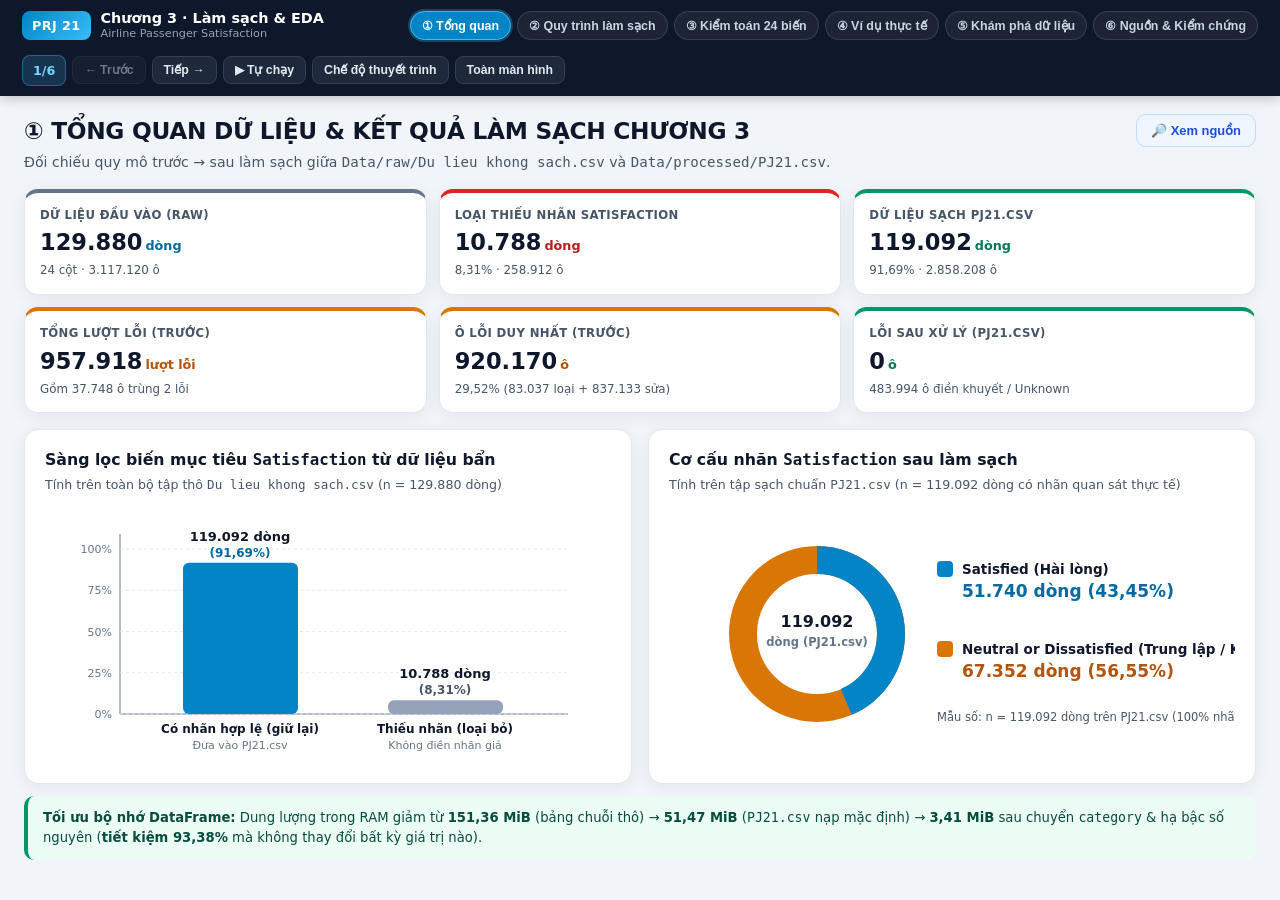
<file: outputs/dashboard_anti_v2/index.html>
<!DOCTYPE html>
<html lang="vi">
<head>
  <meta charset="UTF-8" />
  <meta name="viewport" content="width=device-width, initial-scale=1.0" />
  <title>PRJ 21 · Dashboard Thuyết Trình Chương 3 (Làm sạch & EDA)</title>
  <link rel="stylesheet" href="styles.css" />
</head>
<body>
  <!-- ── Thanh điều hướng & điều khiển thuyết trình ── -->
  <header class="topbar">
    <div class="brand">
      <span class="brand-badge">PRJ 21</span>
      <div class="brand-text">
        <span class="brand-title">Chương 3 · Làm sạch &amp; EDA</span>
        <span class="brand-sub">Airline Passenger Satisfaction</span>
      </div>
    </div>

    <nav class="nav-pills" aria-label="Điều hướng 6 phần">
      <button type="button" class="nav-pill active" data-section="1">① Tổng quan</button>
      <button type="button" class="nav-pill" data-section="2">② Quy trình làm sạch</button>
      <button type="button" class="nav-pill" data-section="3">③ Kiểm toán 24 biến</button>
      <button type="button" class="nav-pill" data-section="4">④ Ví dụ thực tế</button>
      <button type="button" class="nav-pill" data-section="5">⑤ Khám phá dữ liệu</button>
      <button type="button" class="nav-pill" data-section="6">⑥ Nguồn &amp; Kiểm chứng</button>
    </nav>

    <div class="controls">
      <span class="slide-counter" id="slideCounter" title="Vị trí phần hiện tại">1/6</span>
      <button type="button" class="ctrl-btn" id="btnPrev" title="Phím ←">← Trước</button>
      <button type="button" class="ctrl-btn" id="btnNext" title="Phím →">Tiếp →</button>
      <button type="button" class="ctrl-btn" id="btnAutoPlay">▶ Tự chạy</button>
      <button type="button" class="ctrl-btn" id="btnPresent">Chế độ thuyết trình</button>
      <button type="button" class="ctrl-btn" id="btnFullscreen">Toàn màn hình</button>
    </div>
  </header>

  <main class="main-stage">
    <!-- ═══════════════ PHẦN ① TỔNG QUAN ═══════════════ -->
    <section class="section-panel active" data-section="1" id="sec-1">
      <div class="section-header">
        <div class="section-title-group">
          <h1>① TỔNG QUAN DỮ LIỆU &amp; KẾT QUẢ LÀM SẠCH CHƯƠNG 3</h1>
          <p>Đối chiếu quy mô trước → sau làm sạch giữa <code>Data/raw/Du lieu khong sach.csv</code> và <code>Data/processed/PJ21.csv</code>.</p>
        </div>
        <div class="header-actions">
          <button type="button" class="btn btn-source" data-open-source="1">🔎 Xem nguồn</button>
        </div>
      </div>

      <div class="kpi-grid" id="kpiGrid"></div>

      <div class="grid-2">
        <div class="card">
          <div class="card-title">Sàng lọc biến mục tiêu <code>Satisfaction</code> từ dữ liệu bẩn</div>
          <div class="card-sub">Tính trên toàn bộ tập thô <code>Du lieu khong sach.csv</code> (n = 129.880 dòng)</div>
          <div class="chart-box" id="chartScreening"></div>
        </div>

        <div class="card">
          <div class="card-title">Cơ cấu nhãn <code>Satisfaction</code> sau làm sạch</div>
          <div class="card-sub">Tính trên tập sạch chuẩn <code>PJ21.csv</code> (n = 119.092 dòng có nhãn quan sát thực tế)</div>
          <div class="chart-box" id="chartLabels"></div>
        </div>
      </div>

      <div class="callout emerald">
        <strong>Tối ưu bộ nhớ DataFrame:</strong> Dung lượng trong RAM giảm từ <strong>151,36 MiB</strong> (bảng chuỗi thô) → <strong>51,47 MiB</strong> (<code>PJ21.csv</code> nạp mặc định) → <strong>3,41 MiB</strong> sau chuyển <code>category</code> &amp; hạ bậc số nguyên (<strong>tiết kiệm 93,38%</strong> mà không thay đổi bất kỳ giá trị nào).
      </div>
    </section>

    <!-- ═══════════════ PHẦN ② QUY TRÌNH LÀM SẠCH ═══════════════ -->
    <section class="section-panel" data-section="2" id="sec-2">
      <div class="section-header">
        <div class="section-title-group">
          <h1>② QUY TRÌNH LÀM SẠCH DỮ LIỆU (6 BƯỚC THỰC TẾ)</h1>
          <p>Trình bày đúng thứ tự triển khai trong <code>lam_sach_du_lieu.py</code> (đồng bộ <code>clean_data.ipynb</code>) và <code>nhật ký làm việc.md</code>. Bấm từng bước để bung/thu gọn.</p>
        </div>
        <div class="header-actions">
          <button type="button" class="btn btn-primary" id="btnDemoSteps">▶ Trình diễn kết quả đã tính</button>
          <button type="button" class="btn btn-outline" id="btnExpandAll">Mở tất cả</button>
          <button type="button" class="btn btn-outline" id="btnCollapseAll">Thu gọn tất cả</button>
          <button type="button" class="btn btn-source" data-open-source="2">🔎 Xem nguồn</button>
        </div>
      </div>

      <div class="demo-status-bar">
        <span id="demoStatusText" style="font-weight:700;font-size:0.88rem;color:#0f172a;">Sẵn sàng trình diễn 6 bước quy trình làm sạch đã kiểm chứng.</span>
        <div class="demo-progress-track"><div class="demo-progress-fill" id="demoProgressFill"></div></div>
      </div>

      <div class="steps-list" id="stepsList"></div>
    </section>

    <!-- ═══════════════ PHẦN ③ KIỂM TOÁN 24 BIẾN ═══════════════ -->
    <section class="section-panel" data-section="3" id="sec-3">
      <div class="section-header">
        <div class="section-title-group">
          <h1>③ KIỂM TOÁN CHẤT LƯỢNG ĐẦY ĐỦ 24 BIẾN (TRƯỚC – SAU LÀM SẠCH)</h1>
          <p>Quét thực tế từng ô bằng <code>kiem_toan_tung_o()</code>; khớp 100% giữa <code>kiem_tra_chat_luong.csv</code> và <code>Bao_cao_lam_sach_du_lieu.csv</code>.</p>
        </div>
        <div class="header-actions">
          <button type="button" class="btn btn-primary" id="btnDownloadCSV">⬇ Tải CSV bảng đang lọc</button>
          <button type="button" class="btn btn-source" data-open-source="3">🔎 Xem nguồn</button>
        </div>
      </div>

      <div class="concept-bar">
        <div class="concept-item">
          <div><strong>Lượt lỗi</strong> (một ô có thể mắc &gt;1 lỗi)</div>
          <div class="c-val">957.918 lượt lỗi</div>
          <div style="color:#64748b;">Gồm 37.748 ô trùng ĐD &amp; Ngoài miền</div>
        </div>
        <div class="concept-item">
          <div><strong>Ô lỗi duy nhất</strong> (mỗi ô chỉ tính 1 lần)</div>
          <div class="c-val">920.170 ô</div>
          <div style="color:#64748b;">= 957.918 − 37.748 (29,52% số ô raw)</div>
        </div>
        <div class="concept-item">
          <div><strong>Ô lỗi thuộc dòng bị loại</strong></div>
          <div class="c-val">83.037 ô</div>
          <div style="color:#64748b;">Nằm trên 10.788 dòng thiếu Satisfaction</div>
        </div>
        <div class="concept-item">
          <div><strong>Ô được sửa trên dòng giữ lại</strong></div>
          <div class="c-val">837.133 ô</div>
          <div style="color:#64748b;">Trên 119.092 dòng → <strong>0 ô lỗi sau xử lý</strong></div>
        </div>
      </div>

      <div class="toolbar">
        <div class="toolbar-left">
          <input type="text" id="auditSearchInput" class="input-search" placeholder="Tìm tên biến hoặc nhóm biến..." aria-label="Tìm tên biến" />
          <select id="auditFilterSelect" class="select-box" aria-label="Lọc theo loại lỗi">
            <option value="all">Bộ lọc: Tất cả 24 biến</option>
            <option value="missing">Có lỗi thiếu (gồm mã ẩn)</option>
            <option value="format">Có lỗi sai định dạng</option>
            <option value="outlier">Có lỗi ngoài miền BOUNDS</option>
            <option value="overlap">Có ô trùng 2 lỗi (ĐD &amp; NM)</option>
            <option value="imputed">Có ô điền khuyết / Unknown</option>
          </select>
          <span id="auditCountLabel" class="badge badge-blue">Đang hiển thị 24/24 biến</span>
        </div>
        <span style="font-size:0.82rem;color:#92400e;font-weight:600;">⚠ Lưu ý: Không cộng dồn các nhóm lỗi chồng lặp (Thiếu + Sai ĐD + Ngoài miền = Lượt lỗi ≠ Ô lỗi duy nhất).</span>
      </div>

      <div class="table-scroll-wrap">
        <table class="data-table">
          <thead>
            <tr>
              <th>Biến</th>
              <th>Nhóm</th>
              <th class="num">Thiếu (trước)</th>
              <th class="num">Sai ĐD</th>
              <th class="num">Ngoài miền</th>
              <th class="num">Trùng 2 lỗi</th>
              <th class="num">Tổng lượt lỗi</th>
              <th class="num">Ô lỗi duy nhất</th>
              <th class="num">Thuộc dòng loại</th>
              <th class="num">Sửa dòng giữ lại</th>
              <th>Giá trị điền (Số ô)</th>
              <th class="num">Lỗi sau</th>
            </tr>
          </thead>
          <tbody id="auditTbody"></tbody>
          <tfoot id="auditTfoot"></tfoot>
        </table>
      </div>
    </section>

    <!-- ═══════════════ PHẦN ④ VÍ DỤ THỰC TẾ ═══════════════ -->
    <section class="section-panel" data-section="4" id="sec-4">
      <div class="section-header">
        <div class="section-title-group">
          <h1>④ VÍ DỤ BẢN GHI THỰC TẾ TRƯỚC – SAU LÀM SẠCH</h1>
          <p>100% bản ghi thật, ghép 1–1 bằng khóa số nguyên <code>ID</code> duy nhất (không ghép theo số thứ tự dòng). Phân biệt rõ <strong>Chuẩn hóa</strong> và <strong>Điền khuyết</strong>.</p>
        </div>
        <div class="header-actions">
          <button type="button" class="btn btn-source" data-open-source="4">🔎 Xem nguồn</button>
        </div>
      </div>

      <div class="quick-chips" id="exampleQuickChips"></div>

      <div class="toolbar">
        <div class="toolbar-left">
          <label for="exampleVarSelect" style="font-weight:700;font-size:0.88rem;">Chọn biến (24 biến):</label>
          <select id="exampleVarSelect" class="select-box"></select>
          <select id="exampleActionSelect" class="select-box" aria-label="Lọc cách xử lý">
            <option value="all">Tất cả cách xử lý</option>
            <option value="Chuẩn hóa">Chỉ xem: Chuẩn hóa</option>
            <option value="Điền khuyết">Chỉ xem: Điền khuyết</option>
            <option value="Gán nhãn Unknown">Chỉ xem: Gán nhãn Unknown</option>
            <option value="Loại dòng thiếu nhãn">Chỉ xem: Loại dòng thiếu nhãn</option>
          </select>
        </div>
      </div>

      <div class="callout" id="exampleVarNote" style="margin-top:0;margin-bottom:12px;"></div>

      <div class="table-scroll-wrap" style="max-height:390px;">
        <table class="data-table">
          <thead>
            <tr>
              <th class="num" style="width:110px;">ID (Khóa 1–1)</th>
              <th style="width:210px;">Giá trị trước (Raw)</th>
              <th style="width:230px;">Giá trị sau (PJ21.csv)</th>
              <th style="width:170px;">Cách xử lý</th>
              <th>Căn cứ quy tắc thực tế</th>
            </tr>
          </thead>
          <tbody id="examplesTbody"></tbody>
        </table>
      </div>
    </section>

    <!-- ═══════════════ PHẦN ⑤ KHÁM PHÁ DỮ LIỆU (EDA) ═══════════════ -->
    <section class="section-panel" data-section="5" id="sec-5">
      <div class="section-header">
        <div class="section-title-group">
          <h1>⑤ KHÁM PHÁ DỮ LIỆU (EDA) &amp; ĐỐI CHIẾU ĐỘ NHẠY CHƯƠNG 3</h1>
          <p>Trả lời sơ bộ RQ1 (Phân khúc), RQ2 (Độ trễ) và RQ3 (14 điểm chạm dịch vụ). Đổi chế độ để xem tác động của ô điền khuyết và mã điểm <code>0</code>.</p>
        </div>
        <div class="header-actions">
          <button type="button" class="btn btn-source" data-open-source="5">🔎 Xem nguồn</button>
        </div>
      </div>

      <div class="subtabs">
        <button type="button" class="subtab active" data-eda-tab="segments">RQ1 · Phân khúc hành khách</button>
        <button type="button" class="subtab" data-eda-tab="delays">RQ2 · Độ trễ khởi hành &amp; đến</button>
        <button type="button" class="subtab" data-eda-tab="spearman">RQ3 · Tương quan Spearman (14 dịch vụ)</button>
      </div>

      <!-- Tab 5A: Segments -->
      <div class="eda-pane card" data-eda-pane="segments">
        <div class="eda-controls">
          <div class="toolbar-left">
            <label for="segVarSelect" style="font-weight:700;font-size:0.88rem;">Biến phân khúc:</label>
            <select id="segVarSelect" class="select-box">
              <option value="Class">Class (Hạng ghế)</option>
              <option value="Type of Travel">Type of Travel (Mục đích chuyến đi)</option>
              <option value="Customer Type">Customer Type (Loại khách hàng)</option>
              <option value="Gender">Gender (Giới tính)</option>
            </select>
          </div>
          <div class="toggle-group" role="group" aria-label="Chế độ mẫu phân khúc">
            <button type="button" class="toggle-btn active" data-seg-mode="full">Toàn tập PJ21.csv (n = 119.092)</button>
            <button type="button" class="toggle-btn" data-seg-mode="observed">Chỉ ô quan sát được</button>
          </div>
        </div>
        <div class="card-title" id="segChartTitle"></div>
        <div class="stat-strip" id="segStatsStrip"></div>
        <div class="chart-box" id="segChartBox"></div>
        <div class="callout" id="segNoteBox"></div>
      </div>

      <!-- Tab 5B: Delays -->
      <div class="eda-pane card" data-eda-pane="delays" style="display:none;">
        <div class="eda-controls">
          <div class="toolbar-left">
            <label for="delayVarSelect" style="font-weight:700;font-size:0.88rem;">Chiều độ trễ:</label>
            <select id="delayVarSelect" class="select-box">
              <option value="Departure Delay">Departure Delay (Độ trễ khởi hành)</option>
              <option value="Arrival Delay">Arrival Delay (Độ trễ đến)</option>
            </select>
          </div>
          <div class="toggle-group" role="group" aria-label="Chế độ mẫu độ trễ">
            <button type="button" class="toggle-btn active" data-delay-mode="full">Toàn tập PJ21.csv (n = 119.092)</button>
            <button type="button" class="toggle-btn" data-delay-mode="observed">Chỉ ô quan sát được</button>
          </div>
        </div>
        <div class="card-title" id="delayChartTitle"></div>
        <div class="stat-strip" id="delayStatsStrip"></div>
        <div class="chart-box" id="delayChartBox"></div>
        <div class="callout amber" id="delayNoteBox"></div>
      </div>

      <!-- Tab 5C: Spearman -->
      <div class="eda-pane card" data-eda-pane="spearman" style="display:none;">
        <div class="eda-controls">
          <span style="font-weight:700;font-size:0.88rem;">Phương án xử lý mã 0 &amp; ô điền khuyết (theo Bảng 3.9 Chương 3):</span>
          <div class="toggle-group" role="group" aria-label="Phương án Spearman">
            <button type="button" class="toggle-btn active" data-spearman-mode="keep0">Giữ mã 0 (PJ21.csv)</button>
            <button type="button" class="toggle-btn" data-spearman-mode="drop0">Loại mã 0 (PJ21.csv)</button>
            <button type="button" class="toggle-btn" data-spearman-mode="obs">Chỉ ô quan sát trước điền</button>
          </div>
        </div>
        <div class="card-title" id="spearmanChartTitle"></div>
        <div class="chart-box" id="spearmanChartBox"></div>
        <div class="callout" id="spearmanNoteBox"></div>
      </div>
    </section>

    <!-- ═══════════════ PHẦN ⑥ NGUỒN VÀ KIỂM CHỨNG ═══════════════ -->
    <section class="section-panel" data-section="6" id="sec-6">
      <div class="section-header">
        <div class="section-title-group">
          <h1>⑥ NGUỒN DỮ LIỆU, MÃ BĂM SHA-256 &amp; KIỂM CHỨNG ĐỐI CHIẾU</h1>
          <p>Hồ sơ truy vết nguồn gốc cho toàn bộ 6 phần thuyết trình, kiểm tra đối chiếu tổng và ghi nhận minh bạch các phần chưa xác minh.</p>
        </div>
      </div>

      <div class="reconcile-grid" id="reconcileGrid"></div>

      <div class="card" style="margin-bottom:14px;">
        <div class="card-title">Bảng đối chiếu nguồn và quy tắc tính toán</div>
        <div class="table-scroll-wrap" style="max-height:240px;margin-top:8px;">
          <table class="data-table">
            <thead>
              <tr>
                <th>Chỉ số / Bảng / Biểu đồ</th>
                <th>Tệp nguồn</th>
                <th>Vị trí hoặc quy tắc tính</th>
                <th>Phạm vi kiểm tra</th>
              </tr>
            </thead>
            <tbody id="traceTbody"></tbody>
          </table>
        </div>
      </div>

      <div class="grid-2">
        <div class="card">
          <div class="card-title">Mã băm SHA-256 thực tế của 12 tệp nguồn đã sử dụng</div>
          <div class="table-scroll-wrap" style="max-height:240px;margin-top:8px;">
            <table class="data-table">
              <thead>
                <tr>
                  <th>Tệp nguồn</th>
                  <th>Vai trò</th>
                  <th class="num">Kích thước</th>
                  <th>SHA-256</th>
                </tr>
              </thead>
              <tbody id="shaTbody"></tbody>
            </table>
          </div>
        </div>

        <div class="card">
          <div class="card-title">Các hạng mục chưa xác minh &amp; giới hạn dữ liệu</div>
          <div class="card-sub">Ghi nhận minh bạch theo Chương 3 và nhật ký kiểm toán 18/11/2026</div>
          <ul id="unverifiedList" style="padding-left:18px;font-size:0.86rem;color:#334155;"></ul>
        </div>
      </div>
    </section>
  </main>

  <!-- ── Modal "Xem nguồn" dùng chung cho các phần ①–⑤ ── -->
  <div class="modal-backdrop" id="sourceModal" role="dialog" aria-modal="true" aria-labelledby="modalTitle">
    <div class="modal-box">
      <div class="modal-head">
        <h2 id="modalTitle" style="font-size:1.12rem;font-weight:800;color:#0f172a;">Nguồn căn cứ</h2>
        <button type="button" class="modal-close" id="modalCloseBtn" aria-label="Đóng">✕</button>
      </div>
      <div id="modalBody"></div>
    </div>
  </div>

  <!-- Đóng gói dữ liệu cục bộ để chạy 100% ngoại tuyến qua file:// -->
  <script src="data.js"></script>
  <script src="app.js"></script>
</body>
</html>
</file>
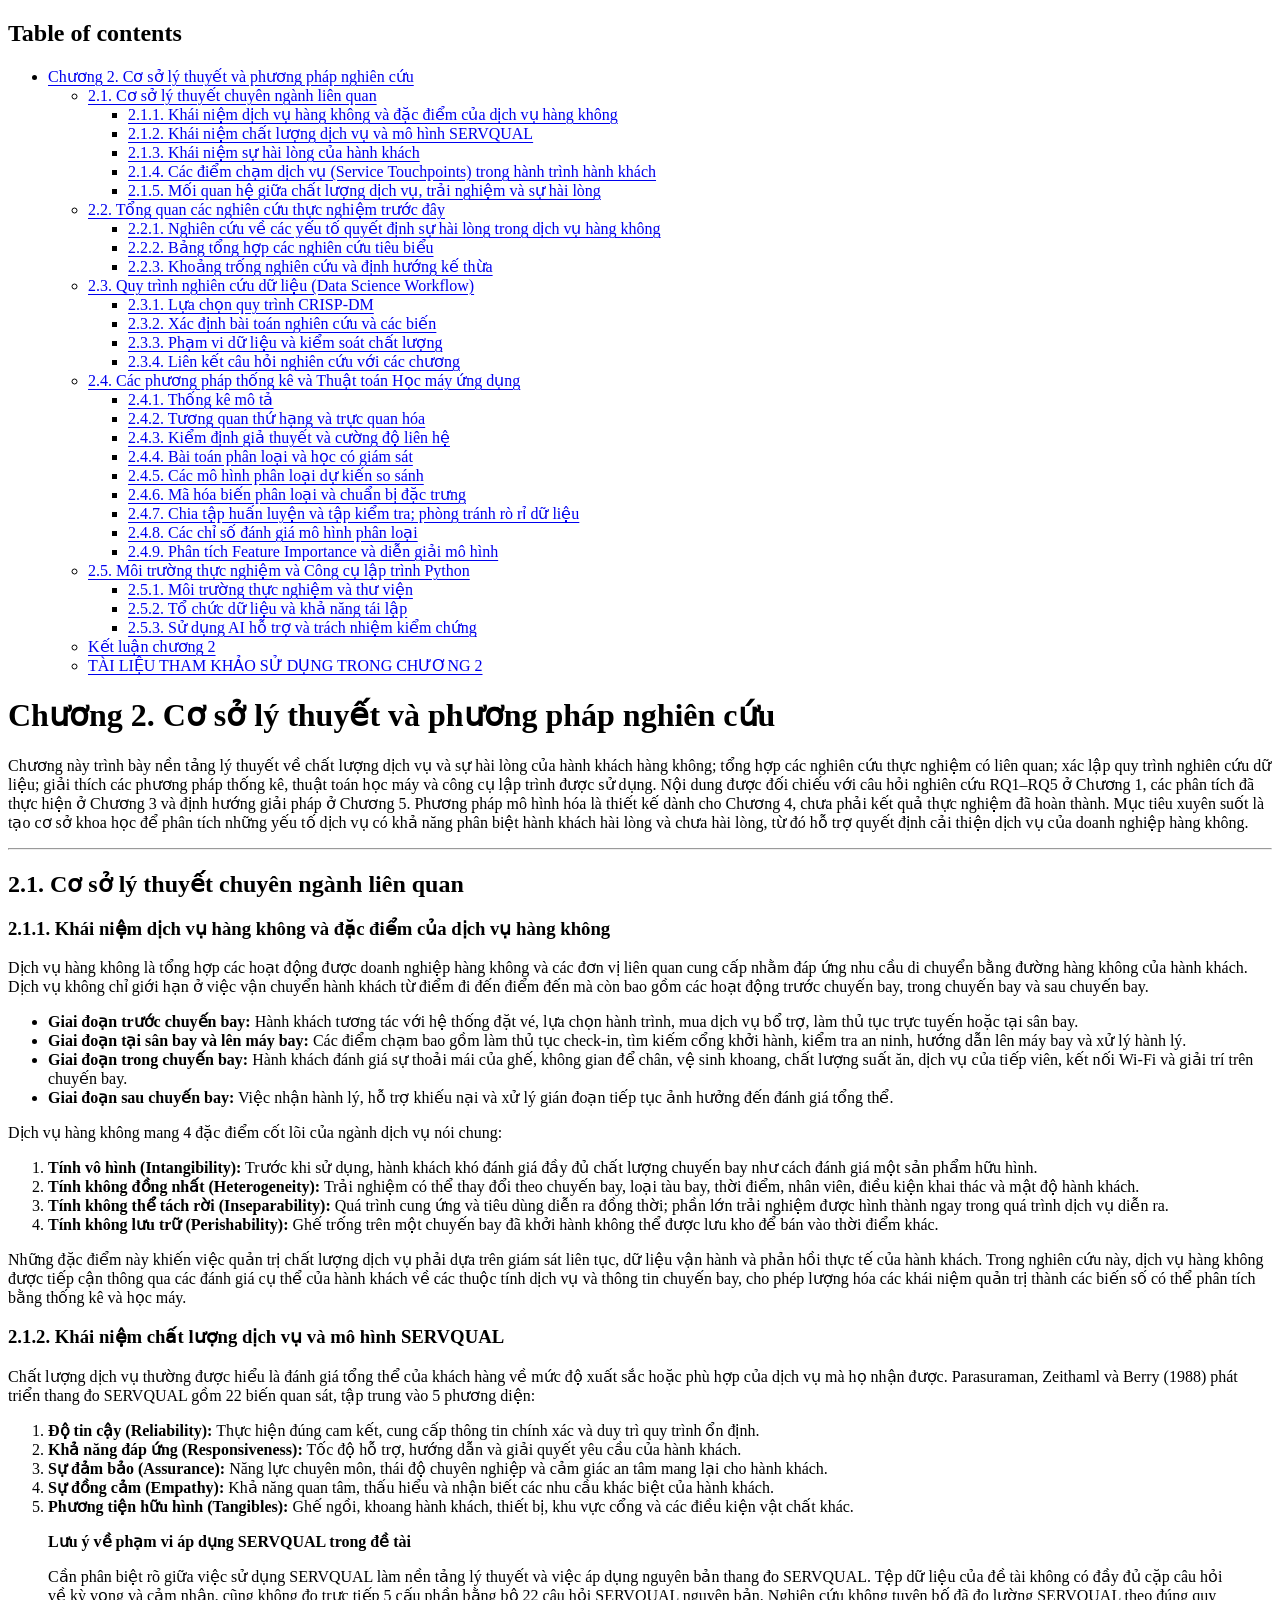
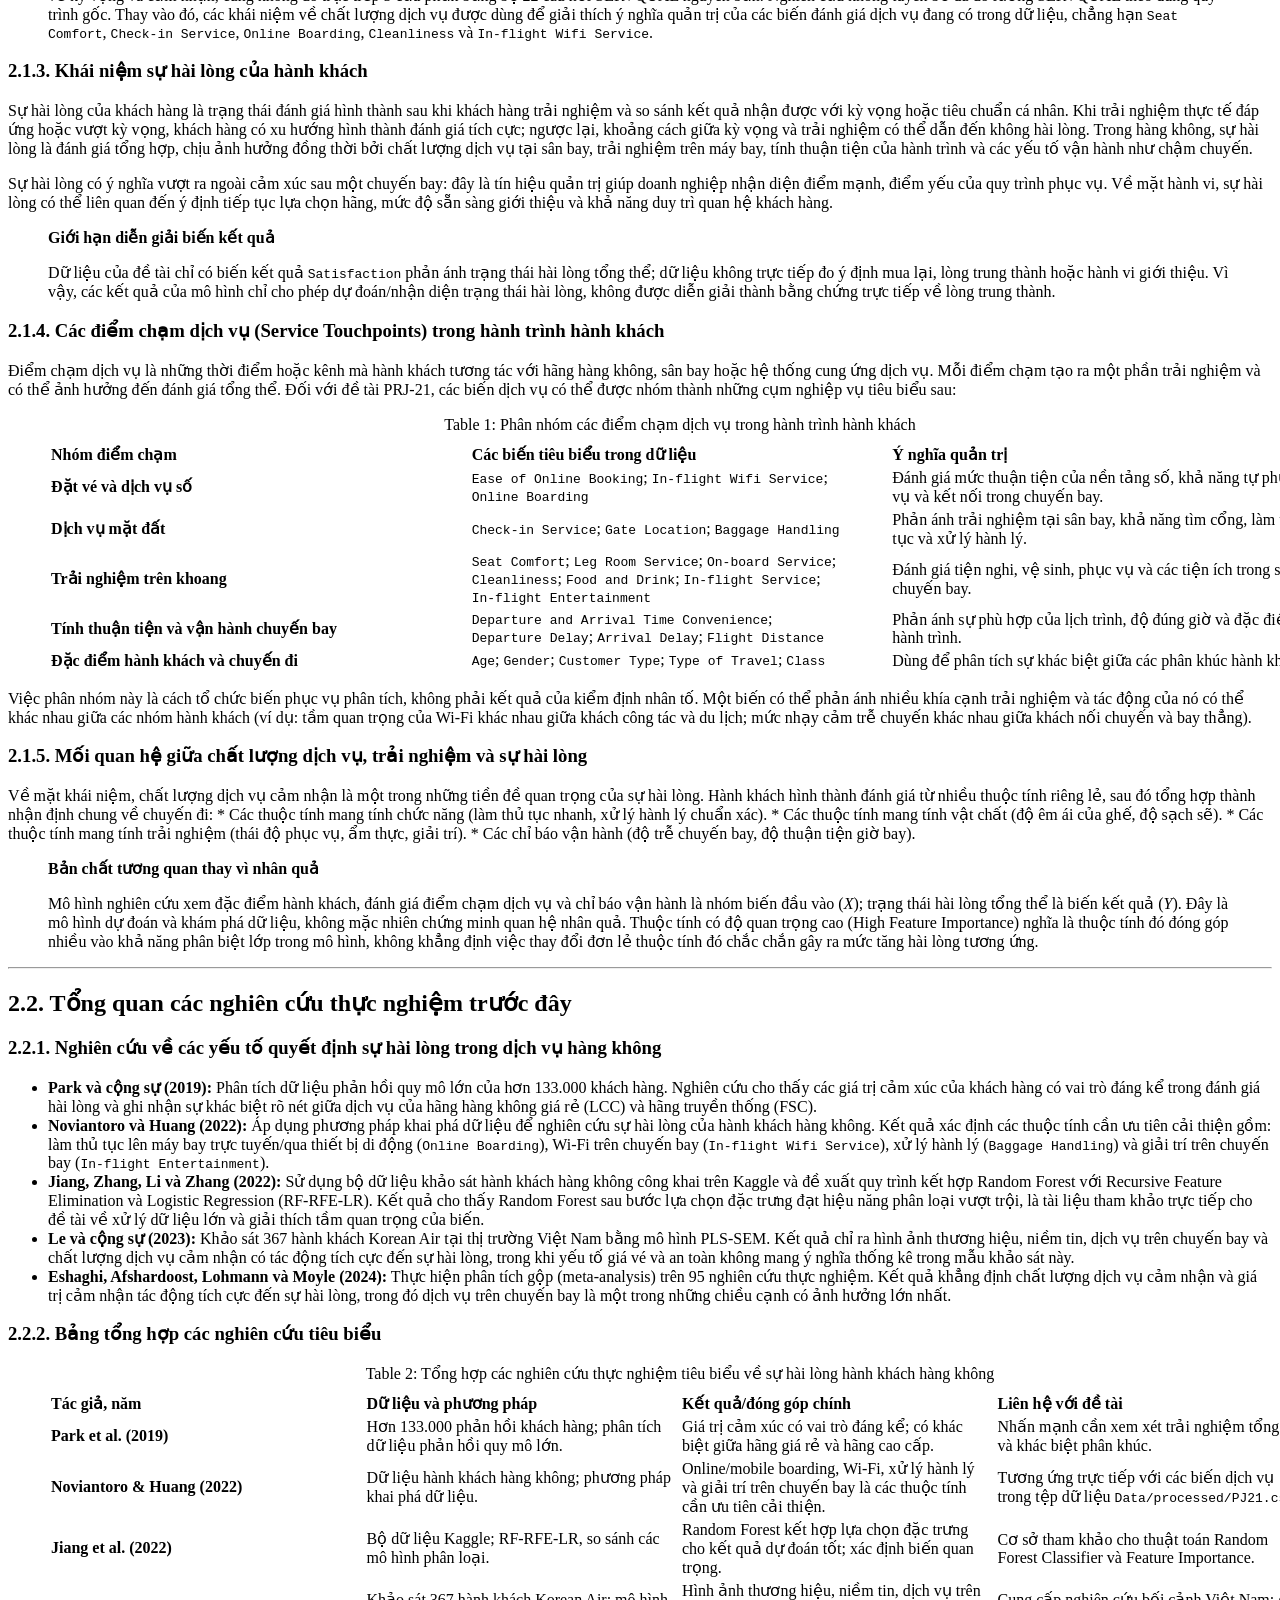
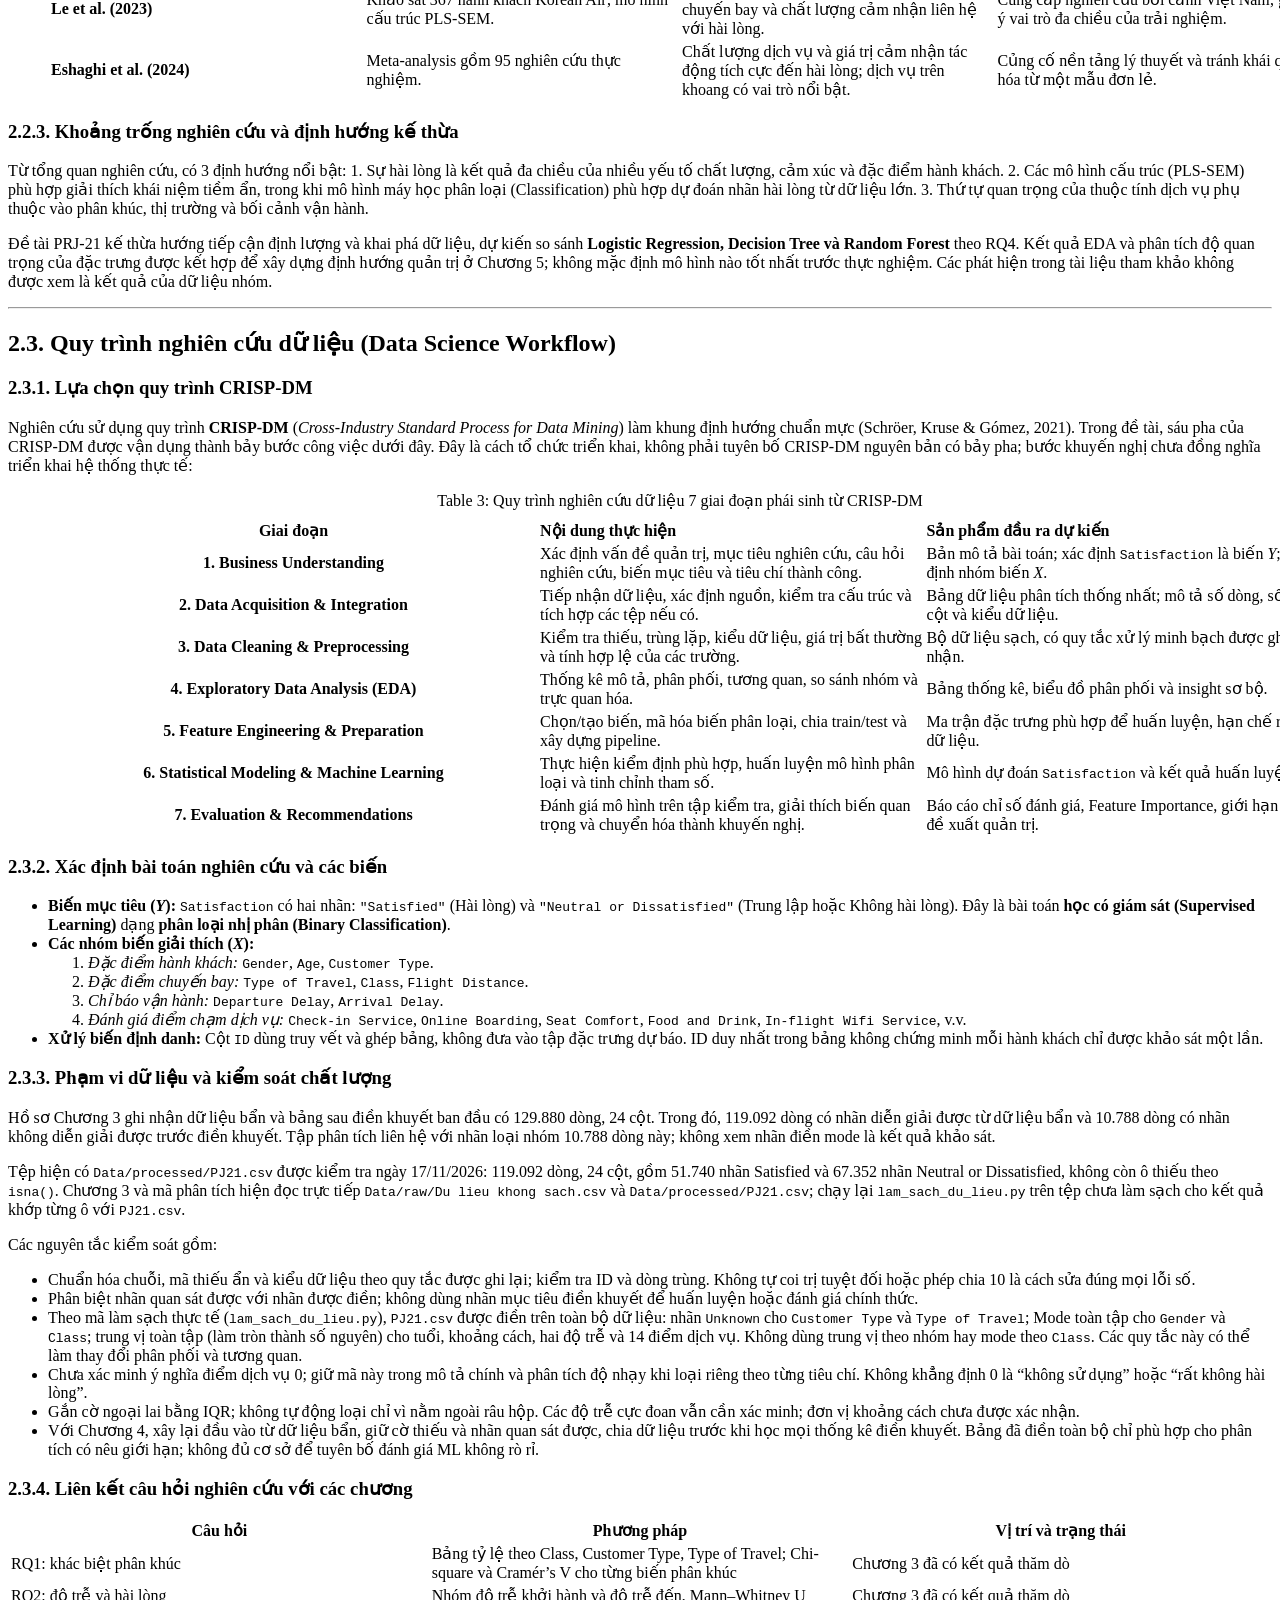
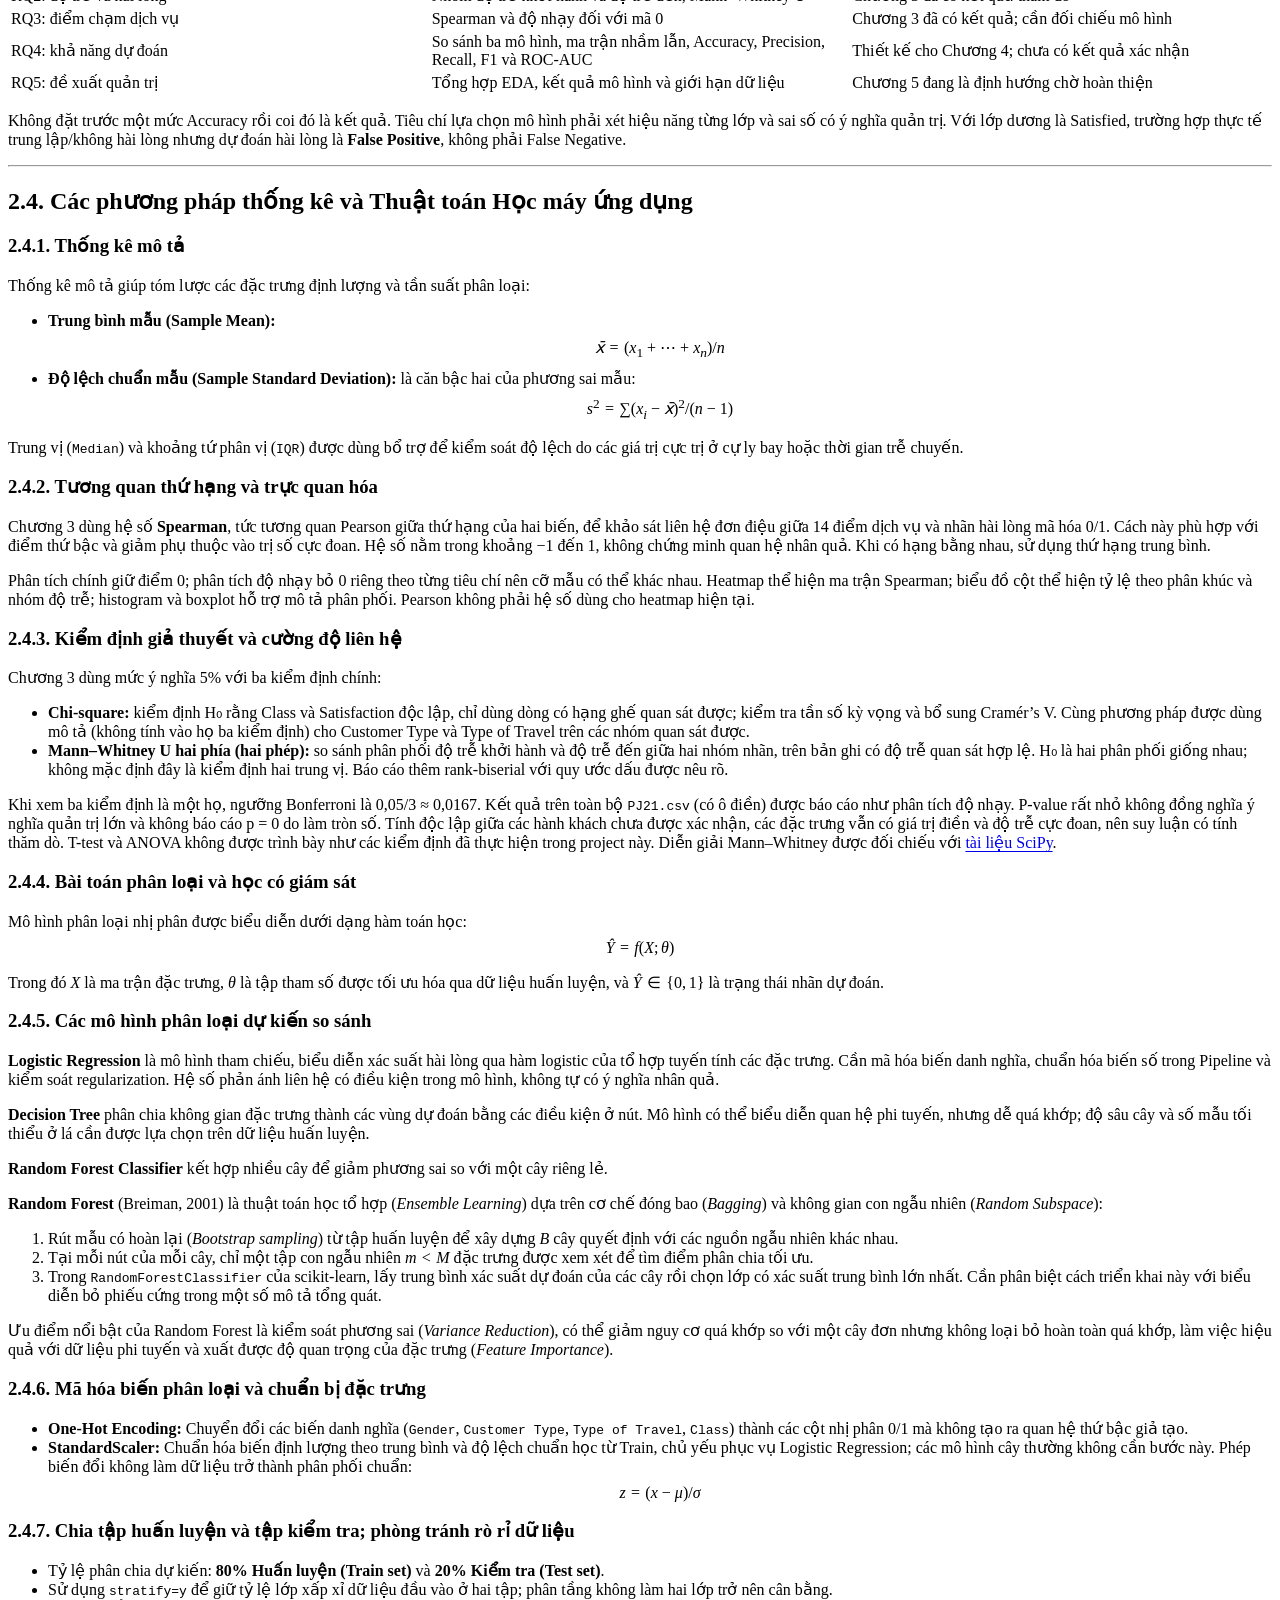
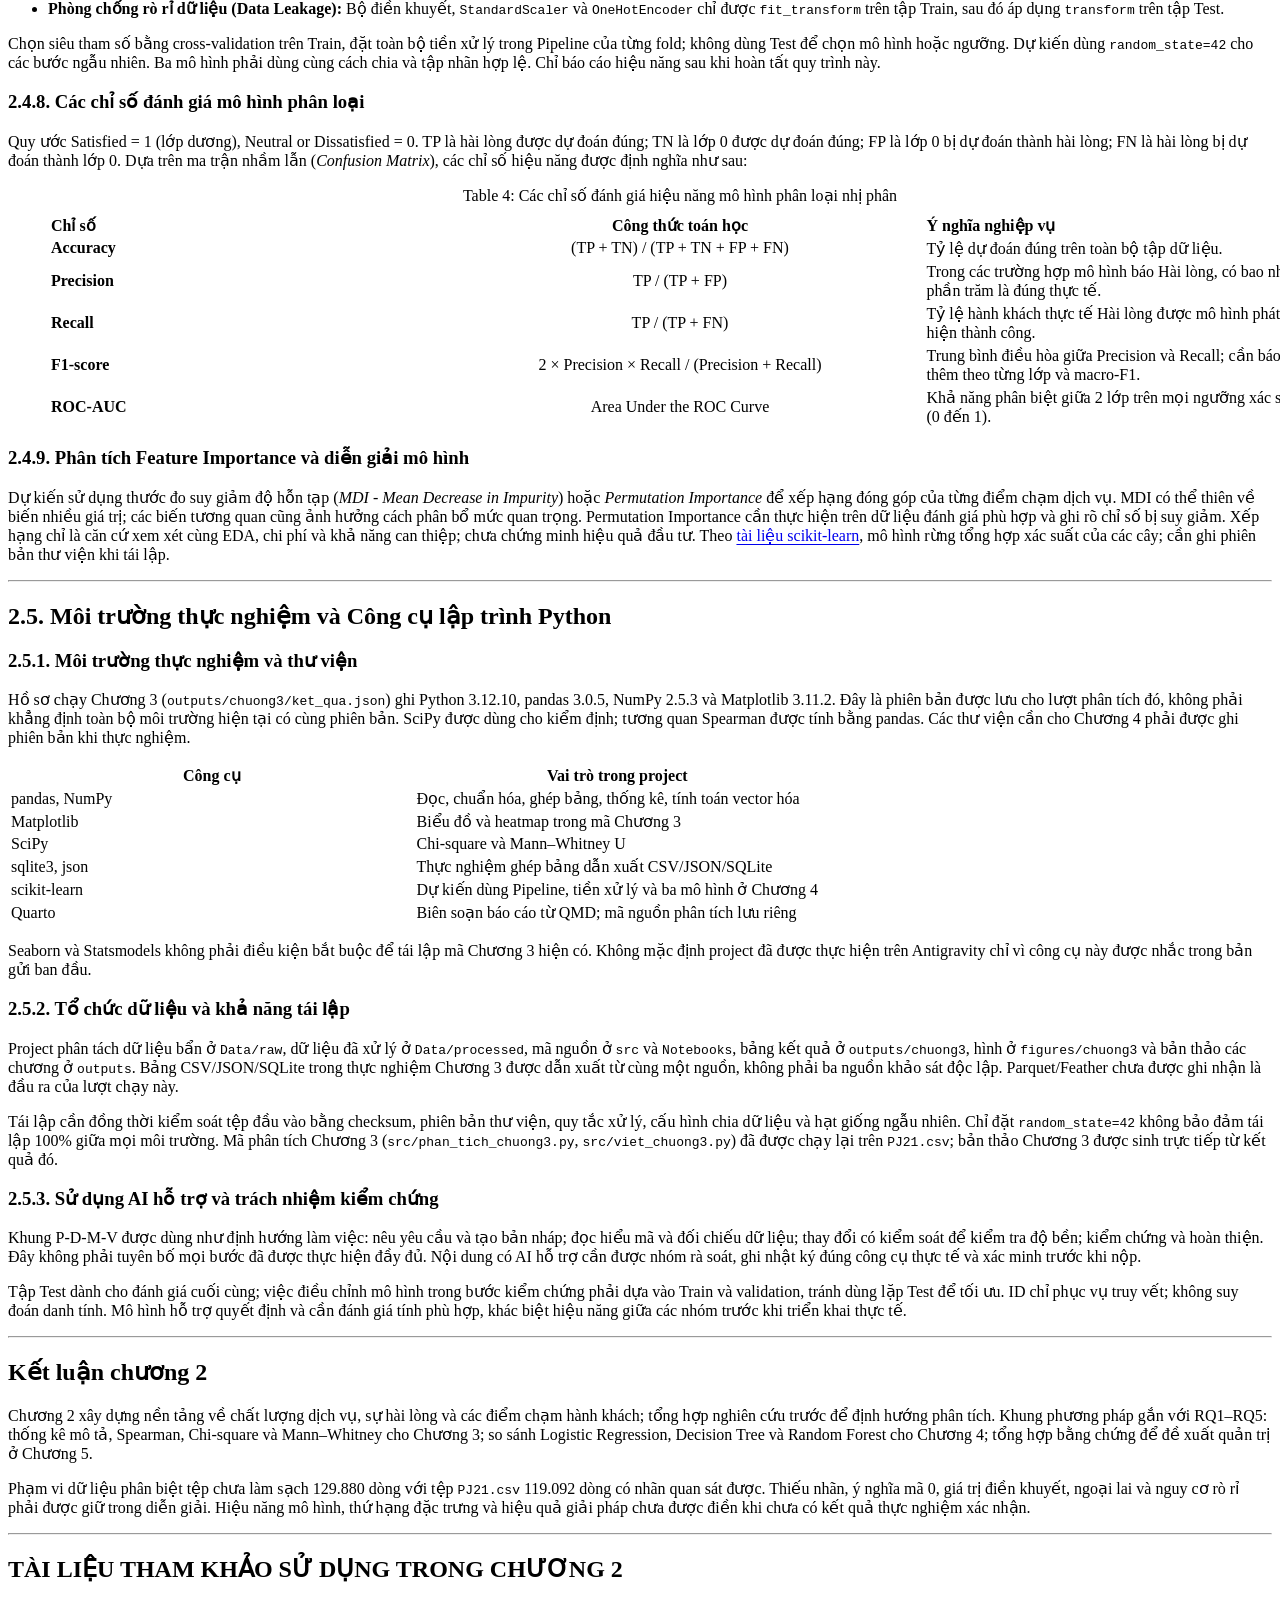
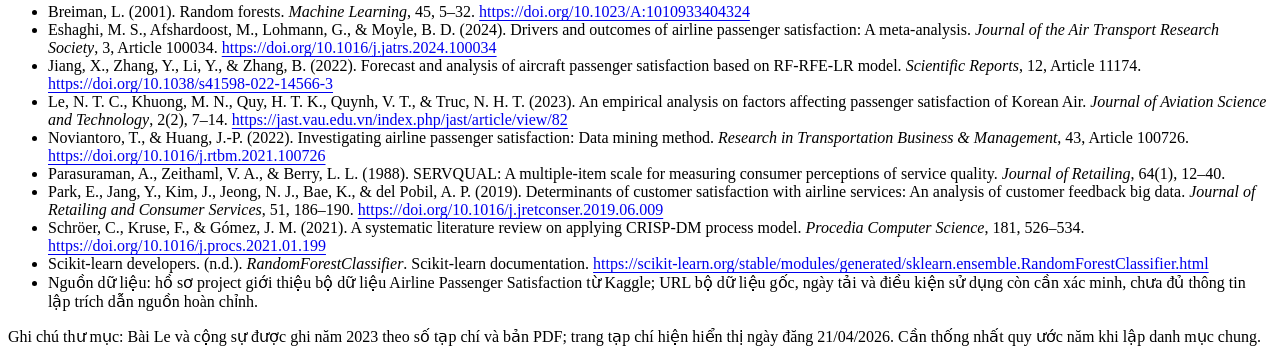
<file: archive/sao_luu_truoc_hoan_thien_20261118_2015/chuong2_ban_thao.html>
<!DOCTYPE html>
<html xmlns="http://www.w3.org/1999/xhtml" lang="vi" xml:lang="vi"><head>

<meta charset="utf-8">
<meta name="generator" content="quarto-1.10.18">

<meta name="viewport" content="width=device-width, initial-scale=1.0, user-scalable=yes">


<title>chuong2_ban_thao</title>
<style>

span.smallcaps{font-variant: small-caps;}
div.columns{display: flex; gap: 1.5em;}
div.column{flex: auto;}
@media screen {
div.columns{gap: min(4vw, 1.5em);}
div.column{overflow-x: auto;}
}
div.hanging-indent{margin-left: 1.5em; text-indent: -1.5em;}
ul.task-list{list-style: none;}
ul.task-list li input[type="checkbox"] {
width: 0.8em;
margin: 0 0.8em 0.2em -1em;  vertical-align: middle;
}
.display.math{display: block; text-align: center; margin: 0.5rem auto;}
</style>


<script>/*!
 * clipboard.js v2.0.11
 * https://clipboardjs.com/
 *
 * Licensed MIT © Zeno Rocha
 */
!function(t,e){"object"==typeof exports&&"object"==typeof module?module.exports=e():"function"==typeof define&&define.amd?define([],e):"object"==typeof exports?exports.ClipboardJS=e():t.ClipboardJS=e()}(this,function(){return n={686:function(t,e,n){"use strict";n.d(e,{default:function(){return b}});var e=n(279),i=n.n(e),e=n(370),u=n.n(e),e=n(817),r=n.n(e);function c(t){try{return document.execCommand(t)}catch(t){return}}var a=function(t){t=r()(t);return c("cut"),t};function o(t,e){var n,o,t=(n=t,o="rtl"===document.documentElement.getAttribute("dir"),(t=document.createElement("textarea")).style.fontSize="12pt",t.style.border="0",t.style.padding="0",t.style.margin="0",t.style.position="absolute",t.style[o?"right":"left"]="-9999px",o=window.pageYOffset||document.documentElement.scrollTop,t.style.top="".concat(o,"px"),t.setAttribute("readonly",""),t.value=n,t);return e.container.appendChild(t),e=r()(t),c("copy"),t.remove(),e}var f=function(t){var e=1<arguments.length&&void 0!==arguments[1]?arguments[1]:{container:document.body},n="";return"string"==typeof t?n=o(t,e):t instanceof HTMLInputElement&&!["text","search","url","tel","password"].includes(null==t?void 0:t.type)?n=o(t.value,e):(n=r()(t),c("copy")),n};function l(t){return(l="function"==typeof Symbol&&"symbol"==typeof Symbol.iterator?function(t){return typeof t}:function(t){return t&&"function"==typeof Symbol&&t.constructor===Symbol&&t!==Symbol.prototype?"symbol":typeof t})(t)}var s=function(){var t=0<arguments.length&&void 0!==arguments[0]?arguments[0]:{},e=t.action,n=void 0===e?"copy":e,o=t.container,e=t.target,t=t.text;if("copy"!==n&&"cut"!==n)throw new Error('Invalid "action" value, use either "copy" or "cut"');if(void 0!==e){if(!e||"object"!==l(e)||1!==e.nodeType)throw new Error('Invalid "target" value, use a valid Element');if("copy"===n&&e.hasAttribute("disabled"))throw new Error('Invalid "target" attribute. Please use "readonly" instead of "disabled" attribute');if("cut"===n&&(e.hasAttribute("readonly")||e.hasAttribute("disabled")))throw new Error('Invalid "target" attribute. You can\'t cut text from elements with "readonly" or "disabled" attributes')}return t?f(t,{container:o}):e?"cut"===n?a(e):f(e,{container:o}):void 0};function p(t){return(p="function"==typeof Symbol&&"symbol"==typeof Symbol.iterator?function(t){return typeof t}:function(t){return t&&"function"==typeof Symbol&&t.constructor===Symbol&&t!==Symbol.prototype?"symbol":typeof t})(t)}function d(t,e){for(var n=0;n<e.length;n++){var o=e[n];o.enumerable=o.enumerable||!1,o.configurable=!0,"value"in o&&(o.writable=!0),Object.defineProperty(t,o.key,o)}}function y(t,e){return(y=Object.setPrototypeOf||function(t,e){return t.__proto__=e,t})(t,e)}function h(n){var o=function(){if("undefined"==typeof Reflect||!Reflect.construct)return!1;if(Reflect.construct.sham)return!1;if("function"==typeof Proxy)return!0;try{return Date.prototype.toString.call(Reflect.construct(Date,[],function(){})),!0}catch(t){return!1}}();return function(){var t,e=v(n);return t=o?(t=v(this).constructor,Reflect.construct(e,arguments,t)):e.apply(this,arguments),e=this,!(t=t)||"object"!==p(t)&&"function"!=typeof t?function(t){if(void 0!==t)return t;throw new ReferenceError("this hasn't been initialised - super() hasn't been called")}(e):t}}function v(t){return(v=Object.setPrototypeOf?Object.getPrototypeOf:function(t){return t.__proto__||Object.getPrototypeOf(t)})(t)}function m(t,e){t="data-clipboard-".concat(t);if(e.hasAttribute(t))return e.getAttribute(t)}var b=function(){!function(t,e){if("function"!=typeof e&&null!==e)throw new TypeError("Super expression must either be null or a function");t.prototype=Object.create(e&&e.prototype,{constructor:{value:t,writable:!0,configurable:!0}}),e&&y(t,e)}(r,i());var t,e,n,o=h(r);function r(t,e){var n;return function(t){if(!(t instanceof r))throw new TypeError("Cannot call a class as a function")}(this),(n=o.call(this)).resolveOptions(e),n.listenClick(t),n}return t=r,n=[{key:"copy",value:function(t){var e=1<arguments.length&&void 0!==arguments[1]?arguments[1]:{container:document.body};return f(t,e)}},{key:"cut",value:function(t){return a(t)}},{key:"isSupported",value:function(){var t=0<arguments.length&&void 0!==arguments[0]?arguments[0]:["copy","cut"],t="string"==typeof t?[t]:t,e=!!document.queryCommandSupported;return t.forEach(function(t){e=e&&!!document.queryCommandSupported(t)}),e}}],(e=[{key:"resolveOptions",value:function(){var t=0<arguments.length&&void 0!==arguments[0]?arguments[0]:{};this.action="function"==typeof t.action?t.action:this.defaultAction,this.target="function"==typeof t.target?t.target:this.defaultTarget,this.text="function"==typeof t.text?t.text:this.defaultText,this.container="object"===p(t.container)?t.container:document.body}},{key:"listenClick",value:function(t){var e=this;this.listener=u()(t,"click",function(t){return e.onClick(t)})}},{key:"onClick",value:function(t){var e=t.delegateTarget||t.currentTarget,n=this.action(e)||"copy",t=s({action:n,container:this.container,target:this.target(e),text:this.text(e)});this.emit(t?"success":"error",{action:n,text:t,trigger:e,clearSelection:function(){e&&e.focus(),window.getSelection().removeAllRanges()}})}},{key:"defaultAction",value:function(t){return m("action",t)}},{key:"defaultTarget",value:function(t){t=m("target",t);if(t)return document.querySelector(t)}},{key:"defaultText",value:function(t){return m("text",t)}},{key:"destroy",value:function(){this.listener.destroy()}}])&&d(t.prototype,e),n&&d(t,n),r}()},828:function(t){var e;"undefined"==typeof Element||Element.prototype.matches||((e=Element.prototype).matches=e.matchesSelector||e.mozMatchesSelector||e.msMatchesSelector||e.oMatchesSelector||e.webkitMatchesSelector),t.exports=function(t,e){for(;t&&9!==t.nodeType;){if("function"==typeof t.matches&&t.matches(e))return t;t=t.parentNode}}},438:function(t,e,n){var u=n(828);function i(t,e,n,o,r){var i=function(e,n,t,o){return function(t){t.delegateTarget=u(t.target,n),t.delegateTarget&&o.call(e,t)}}.apply(this,arguments);return t.addEventListener(n,i,r),{destroy:function(){t.removeEventListener(n,i,r)}}}t.exports=function(t,e,n,o,r){return"function"==typeof t.addEventListener?i.apply(null,arguments):"function"==typeof n?i.bind(null,document).apply(null,arguments):("string"==typeof t&&(t=document.querySelectorAll(t)),Array.prototype.map.call(t,function(t){return i(t,e,n,o,r)}))}},879:function(t,n){n.node=function(t){return void 0!==t&&t instanceof HTMLElement&&1===t.nodeType},n.nodeList=function(t){var e=Object.prototype.toString.call(t);return void 0!==t&&("[object NodeList]"===e||"[object HTMLCollection]"===e)&&"length"in t&&(0===t.length||n.node(t[0]))},n.string=function(t){return"string"==typeof t||t instanceof String},n.fn=function(t){return"[object Function]"===Object.prototype.toString.call(t)}},370:function(t,e,n){var f=n(879),l=n(438);t.exports=function(t,e,n){if(!t&&!e&&!n)throw new Error("Missing required arguments");if(!f.string(e))throw new TypeError("Second argument must be a String");if(!f.fn(n))throw new TypeError("Third argument must be a Function");if(f.node(t))return c=e,a=n,(u=t).addEventListener(c,a),{destroy:function(){u.removeEventListener(c,a)}};if(f.nodeList(t))return o=t,r=e,i=n,Array.prototype.forEach.call(o,function(t){t.addEventListener(r,i)}),{destroy:function(){Array.prototype.forEach.call(o,function(t){t.removeEventListener(r,i)})}};if(f.string(t))return t=t,e=e,n=n,l(document.body,t,e,n);throw new TypeError("First argument must be a String, HTMLElement, HTMLCollection, or NodeList");var o,r,i,u,c,a}},817:function(t){t.exports=function(t){var e,n="SELECT"===t.nodeName?(t.focus(),t.value):"INPUT"===t.nodeName||"TEXTAREA"===t.nodeName?((e=t.hasAttribute("readonly"))||t.setAttribute("readonly",""),t.select(),t.setSelectionRange(0,t.value.length),e||t.removeAttribute("readonly"),t.value):(t.hasAttribute("contenteditable")&&t.focus(),n=window.getSelection(),(e=document.createRange()).selectNodeContents(t),n.removeAllRanges(),n.addRange(e),n.toString());return n}},279:function(t){function e(){}e.prototype={on:function(t,e,n){var o=this.e||(this.e={});return(o[t]||(o[t]=[])).push({fn:e,ctx:n}),this},once:function(t,e,n){var o=this;function r(){o.off(t,r),e.apply(n,arguments)}return r._=e,this.on(t,r,n)},emit:function(t){for(var e=[].slice.call(arguments,1),n=((this.e||(this.e={}))[t]||[]).slice(),o=0,r=n.length;o<r;o++)n[o].fn.apply(n[o].ctx,e);return this},off:function(t,e){var n=this.e||(this.e={}),o=n[t],r=[];if(o&&e)for(var i=0,u=o.length;i<u;i++)o[i].fn!==e&&o[i].fn._!==e&&r.push(o[i]);return r.length?n[t]=r:delete n[t],this}},t.exports=e,t.exports.TinyEmitter=e}},r={},o.n=function(t){var e=t&&t.__esModule?function(){return t.default}:function(){return t};return o.d(e,{a:e}),e},o.d=function(t,e){for(var n in e)o.o(e,n)&&!o.o(t,n)&&Object.defineProperty(t,n,{enumerable:!0,get:e[n]})},o.o=function(t,e){return Object.prototype.hasOwnProperty.call(t,e)},o(686).default;function o(t){if(r[t])return r[t].exports;var e=r[t]={exports:{}};return n[t](e,e.exports,o),e.exports}var n,r});</script>
<script>(function (root, factory) {
  if (typeof define === "function" && define.amd) {
    define([], function () {
      return factory(root);
    });
  } else if (typeof exports === "object") {
    module.exports = factory(root);
  } else {
    root.Tabby = factory(root);
  }
})(
  typeof global !== "undefined"
    ? global
    : typeof window !== "undefined"
    ? window
    : this,
  function (window) {
    "use strict";

    //
    // Variables
    //

    var defaults = {
      idPrefix: "tabby-toggle_",
      default: "[data-tabby-default]",
    };

    //
    // Methods
    //

    /**
     * Merge two or more objects together.
     * @param   {Object}   objects  The objects to merge together
     * @returns {Object}            Merged values of defaults and options
     */
    var extend = function () {
      var merged = {};
      Array.prototype.forEach.call(arguments, function (obj) {
        for (var key in obj) {
          if (!obj.hasOwnProperty(key)) return;
          merged[key] = obj[key];
        }
      });
      return merged;
    };

    /**
     * Emit a custom event
     * @param  {String} type    The event type
     * @param  {Node}   tab     The tab to attach the event to
     * @param  {Node}   details Details about the event
     */
    var emitEvent = function (tab, details) {
      // Create a new event
      var event;
      if (typeof window.CustomEvent === "function") {
        event = new CustomEvent("tabby", {
          bubbles: true,
          cancelable: true,
          detail: details,
        });
      } else {
        event = document.createEvent("CustomEvent");
        event.initCustomEvent("tabby", true, true, details);
      }

      // Dispatch the event
      tab.dispatchEvent(event);
    };

    var focusHandler = function (event) {
      toggle(event.target);
    };

    var getKeyboardFocusableElements = function (element) {
      return [
        ...element.querySelectorAll(
          'a[href], button, input, textarea, select, details,[tabindex]:not([tabindex="-1"])'
        ),
      ].filter(
        (el) => !el.hasAttribute("disabled") && !el.getAttribute("aria-hidden")
      );
    };

    /**
     * Remove roles and attributes from a tab and its content
     * @param  {Node}   tab      The tab
     * @param  {Node}   content  The tab content
     * @param  {Object} settings User settings and options
     */
    var destroyTab = function (tab, content, settings) {
      // Remove the generated ID
      if (tab.id.slice(0, settings.idPrefix.length) === settings.idPrefix) {
        tab.id = "";
      }

      // remove event listener
      tab.removeEventListener("focus", focusHandler, true);

      // Remove roles
      tab.removeAttribute("role");
      tab.removeAttribute("aria-controls");
      tab.removeAttribute("aria-selected");
      tab.removeAttribute("tabindex");
      tab.closest("li").removeAttribute("role");
      content.removeAttribute("role");
      content.removeAttribute("aria-labelledby");
      content.removeAttribute("hidden");
    };

    /**
     * Add the required roles and attributes to a tab and its content
     * @param  {Node}   tab      The tab
     * @param  {Node}   content  The tab content
     * @param  {Object} settings User settings and options
     */
    var setupTab = function (tab, content, settings) {
      // Give tab an ID if it doesn't already have one
      if (!tab.id) {
        tab.id = settings.idPrefix + content.id;
      }

      // Add roles
      tab.setAttribute("role", "tab");
      tab.setAttribute("aria-controls", content.id);
      tab.closest("li").setAttribute("role", "presentation");
      content.setAttribute("role", "tabpanel");
      content.setAttribute("aria-labelledby", tab.id);

      // Add selected state
      if (tab.matches(settings.default)) {
        tab.setAttribute("aria-selected", "true");
      } else {
        tab.setAttribute("aria-selected", "false");
        content.setAttribute("hidden", "hidden");
      }

      // add focus event listender
      tab.addEventListener("focus", focusHandler);
    };

    /**
     * Hide a tab and its content
     * @param  {Node} newTab The new tab that's replacing it
     */
    var hide = function (newTab) {
      // Variables
      var tabGroup = newTab.closest('[role="tablist"]');
      if (!tabGroup) return {};
      var tab = tabGroup.querySelector('[role="tab"][aria-selected="true"]');
      if (!tab) return {};
      var content = document.querySelector(tab.hash);

      // Hide the tab
      tab.setAttribute("aria-selected", "false");

      // Hide the content
      if (!content) return { previousTab: tab };
      content.setAttribute("hidden", "hidden");

      // Return the hidden tab and content
      return {
        previousTab: tab,
        previousContent: content,
      };
    };

    /**
     * Show a tab and its content
     * @param  {Node} tab      The tab
     * @param  {Node} content  The tab content
     */
    var show = function (tab, content) {
      tab.setAttribute("aria-selected", "true");
      content.removeAttribute("hidden");
      tab.focus();
    };

    /**
     * Toggle a new tab
     * @param  {Node} tab The tab to show
     */
    var toggle = function (tab) {
      // Make sure there's a tab to toggle and it's not already active
      if (!tab || tab.getAttribute("aria-selected") == "true") return;

      // Variables
      var content = document.querySelector(tab.hash);
      if (!content) return;

      // Hide active tab and content
      var details = hide(tab);

      // Show new tab and content
      show(tab, content);

      // Add event details
      details.tab = tab;
      details.content = content;

      // Emit a custom event
      emitEvent(tab, details);
    };

    /**
     * Get all of the tabs in a tablist
     * @param  {Node}   tab  A tab from the list
     * @return {Object}      The tabs and the index of the currently active one
     */
    var getTabsMap = function (tab) {
      var tabGroup = tab.closest('[role="tablist"]');
      var tabs = tabGroup ? tabGroup.querySelectorAll('[role="tab"]') : null;
      if (!tabs) return;
      return {
        tabs: tabs,
        index: Array.prototype.indexOf.call(tabs, tab),
      };
    };

    /**
     * Switch the active tab based on keyboard activity
     * @param  {Node} tab The currently active tab
     * @param  {Key}  key The key that was pressed
     */
    var switchTabs = function (tab, key) {
      // Get a map of tabs
      var map = getTabsMap(tab);
      if (!map) return;
      var length = map.tabs.length - 1;
      var index;

      // Go to previous tab
      if (["ArrowUp", "ArrowLeft", "Up", "Left"].indexOf(key) > -1) {
        index = map.index < 1 ? length : map.index - 1;
      }

      // Go to next tab
      else if (["ArrowDown", "ArrowRight", "Down", "Right"].indexOf(key) > -1) {
        index = map.index === length ? 0 : map.index + 1;
      }

      // Go to home
      else if (key === "Home") {
        index = 0;
      }

      // Go to end
      else if (key === "End") {
        index = length;
      }

      // Toggle the tab
      toggle(map.tabs[index]);
    };

    /**
     * Create the Constructor object
     */
    var Constructor = function (selector, options) {
      //
      // Variables
      //

      var publicAPIs = {};
      var settings, tabWrapper;

      //
      // Methods
      //

      publicAPIs.destroy = function () {
        // Get all tabs
        var tabs = tabWrapper.querySelectorAll("a");

        // Add roles to tabs
        Array.prototype.forEach.call(tabs, function (tab) {
          // Get the tab content
          var content = document.querySelector(tab.hash);
          if (!content) return;

          // Setup the tab
          destroyTab(tab, content, settings);
        });

        // Remove role from wrapper
        tabWrapper.removeAttribute("role");

        // Remove event listeners
        document.documentElement.removeEventListener(
          "click",
          clickHandler,
          true
        );
        tabWrapper.removeEventListener("keydown", keyHandler, true);

        // Reset variables
        settings = null;
        tabWrapper = null;
      };

      /**
       * Setup the DOM with the proper attributes
       */
      publicAPIs.setup = function () {
        // Variables
        tabWrapper = document.querySelector(selector);
        if (!tabWrapper) return;
        var tabs = tabWrapper.querySelectorAll("a");

        // Add role to wrapper
        tabWrapper.setAttribute("role", "tablist");

        // Add roles to tabs. provide dynanmic tab indexes if we are within reveal
        var contentTabindexes =
          window.document.body.classList.contains("reveal-viewport");
        var nextTabindex = 1;
        Array.prototype.forEach.call(tabs, function (tab) {
          if (contentTabindexes) {
            tab.setAttribute("tabindex", "" + nextTabindex++);
          } else {
            tab.setAttribute("tabindex", "0");
          }

          // Get the tab content
          var content = document.querySelector(tab.hash);
          if (!content) return;

          // set tab indexes for content
          if (contentTabindexes) {
            getKeyboardFocusableElements(content).forEach(function (el) {
              el.setAttribute("tabindex", "" + nextTabindex++);
            });
          }

          // Setup the tab
          setupTab(tab, content, settings);
        });
      };

      /**
       * Toggle a tab based on an ID
       * @param  {String|Node} id The tab to toggle
       */
      publicAPIs.toggle = function (id) {
        // Get the tab
        var tab = id;
        if (typeof id === "string") {
          tab = document.querySelector(
            selector + ' [role="tab"][href*="' + id + '"]'
          );
        }

        // Toggle the tab
        toggle(tab);
      };

      /**
       * Handle click events
       */
      var clickHandler = function (event) {
        // Only run on toggles
        var tab = event.target.closest(selector + ' [role="tab"]');
        if (!tab) return;

        // Prevent link behavior
        event.preventDefault();

        // Toggle the tab
        toggle(tab);
      };

      /**
       * Handle keydown events
       */
      var keyHandler = function (event) {
        // Only run if a tab is in focus
        var tab = document.activeElement;
        if (!tab.matches(selector + ' [role="tab"]')) return;

        // Only run for specific keys
        if (["Home", "End"].indexOf(event.key) < 0) return;

        // Switch tabs
        switchTabs(tab, event.key);
      };

      /**
       * Initialize the instance
       */
      var init = function () {
        // Merge user options with defaults
        settings = extend(defaults, options || {});

        // Setup the DOM
        publicAPIs.setup();

        // Add event listeners
        document.documentElement.addEventListener("click", clickHandler, true);
        tabWrapper.addEventListener("keydown", keyHandler, true);
      };

      //
      // Initialize and return the Public APIs
      //

      init();
      return publicAPIs;
    };

    //
    // Return the Constructor
    //

    return Constructor;
  }
);
</script>
<script>/**
 * @popperjs/core v2.11.7 - MIT License
 */

!function(e,t){"object"==typeof exports&&"undefined"!=typeof module?t(exports):"function"==typeof define&&define.amd?define(["exports"],t):t((e="undefined"!=typeof globalThis?globalThis:e||self).Popper={})}(this,(function(e){"use strict";function t(e){if(null==e)return window;if("[object Window]"!==e.toString()){var t=e.ownerDocument;return t&&t.defaultView||window}return e}function n(e){return e instanceof t(e).Element||e instanceof Element}function r(e){return e instanceof t(e).HTMLElement||e instanceof HTMLElement}function o(e){return"undefined"!=typeof ShadowRoot&&(e instanceof t(e).ShadowRoot||e instanceof ShadowRoot)}var i=Math.max,a=Math.min,s=Math.round;function f(){var e=navigator.userAgentData;return null!=e&&e.brands&&Array.isArray(e.brands)?e.brands.map((function(e){return e.brand+"/"+e.version})).join(" "):navigator.userAgent}function c(){return!/^((?!chrome|android).)*safari/i.test(f())}function p(e,o,i){void 0===o&&(o=!1),void 0===i&&(i=!1);var a=e.getBoundingClientRect(),f=1,p=1;o&&r(e)&&(f=e.offsetWidth>0&&s(a.width)/e.offsetWidth||1,p=e.offsetHeight>0&&s(a.height)/e.offsetHeight||1);var u=(n(e)?t(e):window).visualViewport,l=!c()&&i,d=(a.left+(l&&u?u.offsetLeft:0))/f,h=(a.top+(l&&u?u.offsetTop:0))/p,m=a.width/f,v=a.height/p;return{width:m,height:v,top:h,right:d+m,bottom:h+v,left:d,x:d,y:h}}function u(e){var n=t(e);return{scrollLeft:n.pageXOffset,scrollTop:n.pageYOffset}}function l(e){return e?(e.nodeName||"").toLowerCase():null}function d(e){return((n(e)?e.ownerDocument:e.document)||window.document).documentElement}function h(e){return p(d(e)).left+u(e).scrollLeft}function m(e){return t(e).getComputedStyle(e)}function v(e){var t=m(e),n=t.overflow,r=t.overflowX,o=t.overflowY;return/auto|scroll|overlay|hidden/.test(n+o+r)}function y(e,n,o){void 0===o&&(o=!1);var i,a,f=r(n),c=r(n)&&function(e){var t=e.getBoundingClientRect(),n=s(t.width)/e.offsetWidth||1,r=s(t.height)/e.offsetHeight||1;return 1!==n||1!==r}(n),m=d(n),y=p(e,c,o),g={scrollLeft:0,scrollTop:0},b={x:0,y:0};return(f||!f&&!o)&&(("body"!==l(n)||v(m))&&(g=(i=n)!==t(i)&&r(i)?{scrollLeft:(a=i).scrollLeft,scrollTop:a.scrollTop}:u(i)),r(n)?((b=p(n,!0)).x+=n.clientLeft,b.y+=n.clientTop):m&&(b.x=h(m))),{x:y.left+g.scrollLeft-b.x,y:y.top+g.scrollTop-b.y,width:y.width,height:y.height}}function g(e){var t=p(e),n=e.offsetWidth,r=e.offsetHeight;return Math.abs(t.width-n)<=1&&(n=t.width),Math.abs(t.height-r)<=1&&(r=t.height),{x:e.offsetLeft,y:e.offsetTop,width:n,height:r}}function b(e){return"html"===l(e)?e:e.assignedSlot||e.parentNode||(o(e)?e.host:null)||d(e)}function x(e){return["html","body","#document"].indexOf(l(e))>=0?e.ownerDocument.body:r(e)&&v(e)?e:x(b(e))}function w(e,n){var r;void 0===n&&(n=[]);var o=x(e),i=o===(null==(r=e.ownerDocument)?void 0:r.body),a=t(o),s=i?[a].concat(a.visualViewport||[],v(o)?o:[]):o,f=n.concat(s);return i?f:f.concat(w(b(s)))}function O(e){return["table","td","th"].indexOf(l(e))>=0}function j(e){return r(e)&&"fixed"!==m(e).position?e.offsetParent:null}function E(e){for(var n=t(e),i=j(e);i&&O(i)&&"static"===m(i).position;)i=j(i);return i&&("html"===l(i)||"body"===l(i)&&"static"===m(i).position)?n:i||function(e){var t=/firefox/i.test(f());if(/Trident/i.test(f())&&r(e)&&"fixed"===m(e).position)return null;var n=b(e);for(o(n)&&(n=n.host);r(n)&&["html","body"].indexOf(l(n))<0;){var i=m(n);if("none"!==i.transform||"none"!==i.perspective||"paint"===i.contain||-1!==["transform","perspective"].indexOf(i.willChange)||t&&"filter"===i.willChange||t&&i.filter&&"none"!==i.filter)return n;n=n.parentNode}return null}(e)||n}var D="top",A="bottom",L="right",P="left",M="auto",k=[D,A,L,P],W="start",B="end",H="viewport",T="popper",R=k.reduce((function(e,t){return e.concat([t+"-"+W,t+"-"+B])}),[]),S=[].concat(k,[M]).reduce((function(e,t){return e.concat([t,t+"-"+W,t+"-"+B])}),[]),V=["beforeRead","read","afterRead","beforeMain","main","afterMain","beforeWrite","write","afterWrite"];function q(e){var t=new Map,n=new Set,r=[];function o(e){n.add(e.name),[].concat(e.requires||[],e.requiresIfExists||[]).forEach((function(e){if(!n.has(e)){var r=t.get(e);r&&o(r)}})),r.push(e)}return e.forEach((function(e){t.set(e.name,e)})),e.forEach((function(e){n.has(e.name)||o(e)})),r}function C(e){return e.split("-")[0]}function N(e,t){var n=t.getRootNode&&t.getRootNode();if(e.contains(t))return!0;if(n&&o(n)){var r=t;do{if(r&&e.isSameNode(r))return!0;r=r.parentNode||r.host}while(r)}return!1}function I(e){return Object.assign({},e,{left:e.x,top:e.y,right:e.x+e.width,bottom:e.y+e.height})}function _(e,r,o){return r===H?I(function(e,n){var r=t(e),o=d(e),i=r.visualViewport,a=o.clientWidth,s=o.clientHeight,f=0,p=0;if(i){a=i.width,s=i.height;var u=c();(u||!u&&"fixed"===n)&&(f=i.offsetLeft,p=i.offsetTop)}return{width:a,height:s,x:f+h(e),y:p}}(e,o)):n(r)?function(e,t){var n=p(e,!1,"fixed"===t);return n.top=n.top+e.clientTop,n.left=n.left+e.clientLeft,n.bottom=n.top+e.clientHeight,n.right=n.left+e.clientWidth,n.width=e.clientWidth,n.height=e.clientHeight,n.x=n.left,n.y=n.top,n}(r,o):I(function(e){var t,n=d(e),r=u(e),o=null==(t=e.ownerDocument)?void 0:t.body,a=i(n.scrollWidth,n.clientWidth,o?o.scrollWidth:0,o?o.clientWidth:0),s=i(n.scrollHeight,n.clientHeight,o?o.scrollHeight:0,o?o.clientHeight:0),f=-r.scrollLeft+h(e),c=-r.scrollTop;return"rtl"===m(o||n).direction&&(f+=i(n.clientWidth,o?o.clientWidth:0)-a),{width:a,height:s,x:f,y:c}}(d(e)))}function F(e,t,o,s){var f="clippingParents"===t?function(e){var t=w(b(e)),o=["absolute","fixed"].indexOf(m(e).position)>=0&&r(e)?E(e):e;return n(o)?t.filter((function(e){return n(e)&&N(e,o)&&"body"!==l(e)})):[]}(e):[].concat(t),c=[].concat(f,[o]),p=c[0],u=c.reduce((function(t,n){var r=_(e,n,s);return t.top=i(r.top,t.top),t.right=a(r.right,t.right),t.bottom=a(r.bottom,t.bottom),t.left=i(r.left,t.left),t}),_(e,p,s));return u.width=u.right-u.left,u.height=u.bottom-u.top,u.x=u.left,u.y=u.top,u}function U(e){return e.split("-")[1]}function z(e){return["top","bottom"].indexOf(e)>=0?"x":"y"}function X(e){var t,n=e.reference,r=e.element,o=e.placement,i=o?C(o):null,a=o?U(o):null,s=n.x+n.width/2-r.width/2,f=n.y+n.height/2-r.height/2;switch(i){case D:t={x:s,y:n.y-r.height};break;case A:t={x:s,y:n.y+n.height};break;case L:t={x:n.x+n.width,y:f};break;case P:t={x:n.x-r.width,y:f};break;default:t={x:n.x,y:n.y}}var c=i?z(i):null;if(null!=c){var p="y"===c?"height":"width";switch(a){case W:t[c]=t[c]-(n[p]/2-r[p]/2);break;case B:t[c]=t[c]+(n[p]/2-r[p]/2)}}return t}function Y(e){return Object.assign({},{top:0,right:0,bottom:0,left:0},e)}function G(e,t){return t.reduce((function(t,n){return t[n]=e,t}),{})}function J(e,t){void 0===t&&(t={});var r=t,o=r.placement,i=void 0===o?e.placement:o,a=r.strategy,s=void 0===a?e.strategy:a,f=r.boundary,c=void 0===f?"clippingParents":f,u=r.rootBoundary,l=void 0===u?H:u,h=r.elementContext,m=void 0===h?T:h,v=r.altBoundary,y=void 0!==v&&v,g=r.padding,b=void 0===g?0:g,x=Y("number"!=typeof b?b:G(b,k)),w=m===T?"reference":T,O=e.rects.popper,j=e.elements[y?w:m],E=F(n(j)?j:j.contextElement||d(e.elements.popper),c,l,s),P=p(e.elements.reference),M=X({reference:P,element:O,strategy:"absolute",placement:i}),W=I(Object.assign({},O,M)),B=m===T?W:P,R={top:E.top-B.top+x.top,bottom:B.bottom-E.bottom+x.bottom,left:E.left-B.left+x.left,right:B.right-E.right+x.right},S=e.modifiersData.offset;if(m===T&&S){var V=S[i];Object.keys(R).forEach((function(e){var t=[L,A].indexOf(e)>=0?1:-1,n=[D,A].indexOf(e)>=0?"y":"x";R[e]+=V[n]*t}))}return R}var K={placement:"bottom",modifiers:[],strategy:"absolute"};function Q(){for(var e=arguments.length,t=new Array(e),n=0;n<e;n++)t[n]=arguments[n];return!t.some((function(e){return!(e&&"function"==typeof e.getBoundingClientRect)}))}function Z(e){void 0===e&&(e={});var t=e,r=t.defaultModifiers,o=void 0===r?[]:r,i=t.defaultOptions,a=void 0===i?K:i;return function(e,t,r){void 0===r&&(r=a);var i,s,f={placement:"bottom",orderedModifiers:[],options:Object.assign({},K,a),modifiersData:{},elements:{reference:e,popper:t},attributes:{},styles:{}},c=[],p=!1,u={state:f,setOptions:function(r){var i="function"==typeof r?r(f.options):r;l(),f.options=Object.assign({},a,f.options,i),f.scrollParents={reference:n(e)?w(e):e.contextElement?w(e.contextElement):[],popper:w(t)};var s,p,d=function(e){var t=q(e);return V.reduce((function(e,n){return e.concat(t.filter((function(e){return e.phase===n})))}),[])}((s=[].concat(o,f.options.modifiers),p=s.reduce((function(e,t){var n=e[t.name];return e[t.name]=n?Object.assign({},n,t,{options:Object.assign({},n.options,t.options),data:Object.assign({},n.data,t.data)}):t,e}),{}),Object.keys(p).map((function(e){return p[e]}))));return f.orderedModifiers=d.filter((function(e){return e.enabled})),f.orderedModifiers.forEach((function(e){var t=e.name,n=e.options,r=void 0===n?{}:n,o=e.effect;if("function"==typeof o){var i=o({state:f,name:t,instance:u,options:r}),a=function(){};c.push(i||a)}})),u.update()},forceUpdate:function(){if(!p){var e=f.elements,t=e.reference,n=e.popper;if(Q(t,n)){f.rects={reference:y(t,E(n),"fixed"===f.options.strategy),popper:g(n)},f.reset=!1,f.placement=f.options.placement,f.orderedModifiers.forEach((function(e){return f.modifiersData[e.name]=Object.assign({},e.data)}));for(var r=0;r<f.orderedModifiers.length;r++)if(!0!==f.reset){var o=f.orderedModifiers[r],i=o.fn,a=o.options,s=void 0===a?{}:a,c=o.name;"function"==typeof i&&(f=i({state:f,options:s,name:c,instance:u})||f)}else f.reset=!1,r=-1}}},update:(i=function(){return new Promise((function(e){u.forceUpdate(),e(f)}))},function(){return s||(s=new Promise((function(e){Promise.resolve().then((function(){s=void 0,e(i())}))}))),s}),destroy:function(){l(),p=!0}};if(!Q(e,t))return u;function l(){c.forEach((function(e){return e()})),c=[]}return u.setOptions(r).then((function(e){!p&&r.onFirstUpdate&&r.onFirstUpdate(e)})),u}}var $={passive:!0};var ee={name:"eventListeners",enabled:!0,phase:"write",fn:function(){},effect:function(e){var n=e.state,r=e.instance,o=e.options,i=o.scroll,a=void 0===i||i,s=o.resize,f=void 0===s||s,c=t(n.elements.popper),p=[].concat(n.scrollParents.reference,n.scrollParents.popper);return a&&p.forEach((function(e){e.addEventListener("scroll",r.update,$)})),f&&c.addEventListener("resize",r.update,$),function(){a&&p.forEach((function(e){e.removeEventListener("scroll",r.update,$)})),f&&c.removeEventListener("resize",r.update,$)}},data:{}};var te={name:"popperOffsets",enabled:!0,phase:"read",fn:function(e){var t=e.state,n=e.name;t.modifiersData[n]=X({reference:t.rects.reference,element:t.rects.popper,strategy:"absolute",placement:t.placement})},data:{}},ne={top:"auto",right:"auto",bottom:"auto",left:"auto"};function re(e){var n,r=e.popper,o=e.popperRect,i=e.placement,a=e.variation,f=e.offsets,c=e.position,p=e.gpuAcceleration,u=e.adaptive,l=e.roundOffsets,h=e.isFixed,v=f.x,y=void 0===v?0:v,g=f.y,b=void 0===g?0:g,x="function"==typeof l?l({x:y,y:b}):{x:y,y:b};y=x.x,b=x.y;var w=f.hasOwnProperty("x"),O=f.hasOwnProperty("y"),j=P,M=D,k=window;if(u){var W=E(r),H="clientHeight",T="clientWidth";if(W===t(r)&&"static"!==m(W=d(r)).position&&"absolute"===c&&(H="scrollHeight",T="scrollWidth"),W=W,i===D||(i===P||i===L)&&a===B)M=A,b-=(h&&W===k&&k.visualViewport?k.visualViewport.height:W[H])-o.height,b*=p?1:-1;if(i===P||(i===D||i===A)&&a===B)j=L,y-=(h&&W===k&&k.visualViewport?k.visualViewport.width:W[T])-o.width,y*=p?1:-1}var R,S=Object.assign({position:c},u&&ne),V=!0===l?function(e,t){var n=e.x,r=e.y,o=t.devicePixelRatio||1;return{x:s(n*o)/o||0,y:s(r*o)/o||0}}({x:y,y:b},t(r)):{x:y,y:b};return y=V.x,b=V.y,p?Object.assign({},S,((R={})[M]=O?"0":"",R[j]=w?"0":"",R.transform=(k.devicePixelRatio||1)<=1?"translate("+y+"px, "+b+"px)":"translate3d("+y+"px, "+b+"px, 0)",R)):Object.assign({},S,((n={})[M]=O?b+"px":"",n[j]=w?y+"px":"",n.transform="",n))}var oe={name:"computeStyles",enabled:!0,phase:"beforeWrite",fn:function(e){var t=e.state,n=e.options,r=n.gpuAcceleration,o=void 0===r||r,i=n.adaptive,a=void 0===i||i,s=n.roundOffsets,f=void 0===s||s,c={placement:C(t.placement),variation:U(t.placement),popper:t.elements.popper,popperRect:t.rects.popper,gpuAcceleration:o,isFixed:"fixed"===t.options.strategy};null!=t.modifiersData.popperOffsets&&(t.styles.popper=Object.assign({},t.styles.popper,re(Object.assign({},c,{offsets:t.modifiersData.popperOffsets,position:t.options.strategy,adaptive:a,roundOffsets:f})))),null!=t.modifiersData.arrow&&(t.styles.arrow=Object.assign({},t.styles.arrow,re(Object.assign({},c,{offsets:t.modifiersData.arrow,position:"absolute",adaptive:!1,roundOffsets:f})))),t.attributes.popper=Object.assign({},t.attributes.popper,{"data-popper-placement":t.placement})},data:{}};var ie={name:"applyStyles",enabled:!0,phase:"write",fn:function(e){var t=e.state;Object.keys(t.elements).forEach((function(e){var n=t.styles[e]||{},o=t.attributes[e]||{},i=t.elements[e];r(i)&&l(i)&&(Object.assign(i.style,n),Object.keys(o).forEach((function(e){var t=o[e];!1===t?i.removeAttribute(e):i.setAttribute(e,!0===t?"":t)})))}))},effect:function(e){var t=e.state,n={popper:{position:t.options.strategy,left:"0",top:"0",margin:"0"},arrow:{position:"absolute"},reference:{}};return Object.assign(t.elements.popper.style,n.popper),t.styles=n,t.elements.arrow&&Object.assign(t.elements.arrow.style,n.arrow),function(){Object.keys(t.elements).forEach((function(e){var o=t.elements[e],i=t.attributes[e]||{},a=Object.keys(t.styles.hasOwnProperty(e)?t.styles[e]:n[e]).reduce((function(e,t){return e[t]="",e}),{});r(o)&&l(o)&&(Object.assign(o.style,a),Object.keys(i).forEach((function(e){o.removeAttribute(e)})))}))}},requires:["computeStyles"]};var ae={name:"offset",enabled:!0,phase:"main",requires:["popperOffsets"],fn:function(e){var t=e.state,n=e.options,r=e.name,o=n.offset,i=void 0===o?[0,0]:o,a=S.reduce((function(e,n){return e[n]=function(e,t,n){var r=C(e),o=[P,D].indexOf(r)>=0?-1:1,i="function"==typeof n?n(Object.assign({},t,{placement:e})):n,a=i[0],s=i[1];return a=a||0,s=(s||0)*o,[P,L].indexOf(r)>=0?{x:s,y:a}:{x:a,y:s}}(n,t.rects,i),e}),{}),s=a[t.placement],f=s.x,c=s.y;null!=t.modifiersData.popperOffsets&&(t.modifiersData.popperOffsets.x+=f,t.modifiersData.popperOffsets.y+=c),t.modifiersData[r]=a}},se={left:"right",right:"left",bottom:"top",top:"bottom"};function fe(e){return e.replace(/left|right|bottom|top/g,(function(e){return se[e]}))}var ce={start:"end",end:"start"};function pe(e){return e.replace(/start|end/g,(function(e){return ce[e]}))}function ue(e,t){void 0===t&&(t={});var n=t,r=n.placement,o=n.boundary,i=n.rootBoundary,a=n.padding,s=n.flipVariations,f=n.allowedAutoPlacements,c=void 0===f?S:f,p=U(r),u=p?s?R:R.filter((function(e){return U(e)===p})):k,l=u.filter((function(e){return c.indexOf(e)>=0}));0===l.length&&(l=u);var d=l.reduce((function(t,n){return t[n]=J(e,{placement:n,boundary:o,rootBoundary:i,padding:a})[C(n)],t}),{});return Object.keys(d).sort((function(e,t){return d[e]-d[t]}))}var le={name:"flip",enabled:!0,phase:"main",fn:function(e){var t=e.state,n=e.options,r=e.name;if(!t.modifiersData[r]._skip){for(var o=n.mainAxis,i=void 0===o||o,a=n.altAxis,s=void 0===a||a,f=n.fallbackPlacements,c=n.padding,p=n.boundary,u=n.rootBoundary,l=n.altBoundary,d=n.flipVariations,h=void 0===d||d,m=n.allowedAutoPlacements,v=t.options.placement,y=C(v),g=f||(y===v||!h?[fe(v)]:function(e){if(C(e)===M)return[];var t=fe(e);return[pe(e),t,pe(t)]}(v)),b=[v].concat(g).reduce((function(e,n){return e.concat(C(n)===M?ue(t,{placement:n,boundary:p,rootBoundary:u,padding:c,flipVariations:h,allowedAutoPlacements:m}):n)}),[]),x=t.rects.reference,w=t.rects.popper,O=new Map,j=!0,E=b[0],k=0;k<b.length;k++){var B=b[k],H=C(B),T=U(B)===W,R=[D,A].indexOf(H)>=0,S=R?"width":"height",V=J(t,{placement:B,boundary:p,rootBoundary:u,altBoundary:l,padding:c}),q=R?T?L:P:T?A:D;x[S]>w[S]&&(q=fe(q));var N=fe(q),I=[];if(i&&I.push(V[H]<=0),s&&I.push(V[q]<=0,V[N]<=0),I.every((function(e){return e}))){E=B,j=!1;break}O.set(B,I)}if(j)for(var _=function(e){var t=b.find((function(t){var n=O.get(t);if(n)return n.slice(0,e).every((function(e){return e}))}));if(t)return E=t,"break"},F=h?3:1;F>0;F--){if("break"===_(F))break}t.placement!==E&&(t.modifiersData[r]._skip=!0,t.placement=E,t.reset=!0)}},requiresIfExists:["offset"],data:{_skip:!1}};function de(e,t,n){return i(e,a(t,n))}var he={name:"preventOverflow",enabled:!0,phase:"main",fn:function(e){var t=e.state,n=e.options,r=e.name,o=n.mainAxis,s=void 0===o||o,f=n.altAxis,c=void 0!==f&&f,p=n.boundary,u=n.rootBoundary,l=n.altBoundary,d=n.padding,h=n.tether,m=void 0===h||h,v=n.tetherOffset,y=void 0===v?0:v,b=J(t,{boundary:p,rootBoundary:u,padding:d,altBoundary:l}),x=C(t.placement),w=U(t.placement),O=!w,j=z(x),M="x"===j?"y":"x",k=t.modifiersData.popperOffsets,B=t.rects.reference,H=t.rects.popper,T="function"==typeof y?y(Object.assign({},t.rects,{placement:t.placement})):y,R="number"==typeof T?{mainAxis:T,altAxis:T}:Object.assign({mainAxis:0,altAxis:0},T),S=t.modifiersData.offset?t.modifiersData.offset[t.placement]:null,V={x:0,y:0};if(k){if(s){var q,N="y"===j?D:P,I="y"===j?A:L,_="y"===j?"height":"width",F=k[j],X=F+b[N],Y=F-b[I],G=m?-H[_]/2:0,K=w===W?B[_]:H[_],Q=w===W?-H[_]:-B[_],Z=t.elements.arrow,$=m&&Z?g(Z):{width:0,height:0},ee=t.modifiersData["arrow#persistent"]?t.modifiersData["arrow#persistent"].padding:{top:0,right:0,bottom:0,left:0},te=ee[N],ne=ee[I],re=de(0,B[_],$[_]),oe=O?B[_]/2-G-re-te-R.mainAxis:K-re-te-R.mainAxis,ie=O?-B[_]/2+G+re+ne+R.mainAxis:Q+re+ne+R.mainAxis,ae=t.elements.arrow&&E(t.elements.arrow),se=ae?"y"===j?ae.clientTop||0:ae.clientLeft||0:0,fe=null!=(q=null==S?void 0:S[j])?q:0,ce=F+ie-fe,pe=de(m?a(X,F+oe-fe-se):X,F,m?i(Y,ce):Y);k[j]=pe,V[j]=pe-F}if(c){var ue,le="x"===j?D:P,he="x"===j?A:L,me=k[M],ve="y"===M?"height":"width",ye=me+b[le],ge=me-b[he],be=-1!==[D,P].indexOf(x),xe=null!=(ue=null==S?void 0:S[M])?ue:0,we=be?ye:me-B[ve]-H[ve]-xe+R.altAxis,Oe=be?me+B[ve]+H[ve]-xe-R.altAxis:ge,je=m&&be?function(e,t,n){var r=de(e,t,n);return r>n?n:r}(we,me,Oe):de(m?we:ye,me,m?Oe:ge);k[M]=je,V[M]=je-me}t.modifiersData[r]=V}},requiresIfExists:["offset"]};var me={name:"arrow",enabled:!0,phase:"main",fn:function(e){var t,n=e.state,r=e.name,o=e.options,i=n.elements.arrow,a=n.modifiersData.popperOffsets,s=C(n.placement),f=z(s),c=[P,L].indexOf(s)>=0?"height":"width";if(i&&a){var p=function(e,t){return Y("number"!=typeof(e="function"==typeof e?e(Object.assign({},t.rects,{placement:t.placement})):e)?e:G(e,k))}(o.padding,n),u=g(i),l="y"===f?D:P,d="y"===f?A:L,h=n.rects.reference[c]+n.rects.reference[f]-a[f]-n.rects.popper[c],m=a[f]-n.rects.reference[f],v=E(i),y=v?"y"===f?v.clientHeight||0:v.clientWidth||0:0,b=h/2-m/2,x=p[l],w=y-u[c]-p[d],O=y/2-u[c]/2+b,j=de(x,O,w),M=f;n.modifiersData[r]=((t={})[M]=j,t.centerOffset=j-O,t)}},effect:function(e){var t=e.state,n=e.options.element,r=void 0===n?"[data-popper-arrow]":n;null!=r&&("string"!=typeof r||(r=t.elements.popper.querySelector(r)))&&N(t.elements.popper,r)&&(t.elements.arrow=r)},requires:["popperOffsets"],requiresIfExists:["preventOverflow"]};function ve(e,t,n){return void 0===n&&(n={x:0,y:0}),{top:e.top-t.height-n.y,right:e.right-t.width+n.x,bottom:e.bottom-t.height+n.y,left:e.left-t.width-n.x}}function ye(e){return[D,L,A,P].some((function(t){return e[t]>=0}))}var ge={name:"hide",enabled:!0,phase:"main",requiresIfExists:["preventOverflow"],fn:function(e){var t=e.state,n=e.name,r=t.rects.reference,o=t.rects.popper,i=t.modifiersData.preventOverflow,a=J(t,{elementContext:"reference"}),s=J(t,{altBoundary:!0}),f=ve(a,r),c=ve(s,o,i),p=ye(f),u=ye(c);t.modifiersData[n]={referenceClippingOffsets:f,popperEscapeOffsets:c,isReferenceHidden:p,hasPopperEscaped:u},t.attributes.popper=Object.assign({},t.attributes.popper,{"data-popper-reference-hidden":p,"data-popper-escaped":u})}},be=Z({defaultModifiers:[ee,te,oe,ie]}),xe=[ee,te,oe,ie,ae,le,he,me,ge],we=Z({defaultModifiers:xe});e.applyStyles=ie,e.arrow=me,e.computeStyles=oe,e.createPopper=we,e.createPopperLite=be,e.defaultModifiers=xe,e.detectOverflow=J,e.eventListeners=ee,e.flip=le,e.hide=ge,e.offset=ae,e.popperGenerator=Z,e.popperOffsets=te,e.preventOverflow=he,Object.defineProperty(e,"__esModule",{value:!0})}));

</script>
<script>!function(e,t){"object"==typeof exports&&"undefined"!=typeof module?module.exports=t(require("@popperjs/core")):"function"==typeof define&&define.amd?define(["@popperjs/core"],t):(e=e||self).tippy=t(e.Popper)}(this,(function(e){"use strict";var t={passive:!0,capture:!0},n=function(){return document.body};function r(e,t,n){if(Array.isArray(e)){var r=e[t];return null==r?Array.isArray(n)?n[t]:n:r}return e}function o(e,t){var n={}.toString.call(e);return 0===n.indexOf("[object")&&n.indexOf(t+"]")>-1}function i(e,t){return"function"==typeof e?e.apply(void 0,t):e}function a(e,t){return 0===t?e:function(r){clearTimeout(n),n=setTimeout((function(){e(r)}),t)};var n}function s(e,t){var n=Object.assign({},e);return t.forEach((function(e){delete n[e]})),n}function u(e){return[].concat(e)}function c(e,t){-1===e.indexOf(t)&&e.push(t)}function p(e){return e.split("-")[0]}function f(e){return[].slice.call(e)}function l(e){return Object.keys(e).reduce((function(t,n){return void 0!==e[n]&&(t[n]=e[n]),t}),{})}function d(){return document.createElement("div")}function v(e){return["Element","Fragment"].some((function(t){return o(e,t)}))}function m(e){return o(e,"MouseEvent")}function g(e){return!(!e||!e._tippy||e._tippy.reference!==e)}function h(e){return v(e)?[e]:function(e){return o(e,"NodeList")}(e)?f(e):Array.isArray(e)?e:f(document.querySelectorAll(e))}function b(e,t){e.forEach((function(e){e&&(e.style.transitionDuration=t+"ms")}))}function y(e,t){e.forEach((function(e){e&&e.setAttribute("data-state",t)}))}function w(e){var t,n=u(e)[0];return null!=n&&null!=(t=n.ownerDocument)&&t.body?n.ownerDocument:document}function E(e,t,n){var r=t+"EventListener";["transitionend","webkitTransitionEnd"].forEach((function(t){e[r](t,n)}))}function O(e,t){for(var n=t;n;){var r;if(e.contains(n))return!0;n=null==n.getRootNode||null==(r=n.getRootNode())?void 0:r.host}return!1}var x={isTouch:!1},C=0;function T(){x.isTouch||(x.isTouch=!0,window.performance&&document.addEventListener("mousemove",A))}function A(){var e=performance.now();e-C<20&&(x.isTouch=!1,document.removeEventListener("mousemove",A)),C=e}function L(){var e=document.activeElement;if(g(e)){var t=e._tippy;e.blur&&!t.state.isVisible&&e.blur()}}var D=!!("undefined"!=typeof window&&"undefined"!=typeof document)&&!!window.msCrypto,R=Object.assign({appendTo:n,aria:{content:"auto",expanded:"auto"},delay:0,duration:[300,250],getReferenceClientRect:null,hideOnClick:!0,ignoreAttributes:!1,interactive:!1,interactiveBorder:2,interactiveDebounce:0,moveTransition:"",offset:[0,10],onAfterUpdate:function(){},onBeforeUpdate:function(){},onCreate:function(){},onDestroy:function(){},onHidden:function(){},onHide:function(){},onMount:function(){},onShow:function(){},onShown:function(){},onTrigger:function(){},onUntrigger:function(){},onClickOutside:function(){},placement:"top",plugins:[],popperOptions:{},render:null,showOnCreate:!1,touch:!0,trigger:"mouseenter focus",triggerTarget:null},{animateFill:!1,followCursor:!1,inlinePositioning:!1,sticky:!1},{allowHTML:!1,animation:"fade",arrow:!0,content:"",inertia:!1,maxWidth:350,role:"tooltip",theme:"",zIndex:9999}),k=Object.keys(R);function P(e){var t=(e.plugins||[]).reduce((function(t,n){var r,o=n.name,i=n.defaultValue;o&&(t[o]=void 0!==e[o]?e[o]:null!=(r=R[o])?r:i);return t}),{});return Object.assign({},e,t)}function j(e,t){var n=Object.assign({},t,{content:i(t.content,[e])},t.ignoreAttributes?{}:function(e,t){return(t?Object.keys(P(Object.assign({},R,{plugins:t}))):k).reduce((function(t,n){var r=(e.getAttribute("data-tippy-"+n)||"").trim();if(!r)return t;if("content"===n)t[n]=r;else try{t[n]=JSON.parse(r)}catch(e){t[n]=r}return t}),{})}(e,t.plugins));return n.aria=Object.assign({},R.aria,n.aria),n.aria={expanded:"auto"===n.aria.expanded?t.interactive:n.aria.expanded,content:"auto"===n.aria.content?t.interactive?null:"describedby":n.aria.content},n}function M(e,t){e.innerHTML=t}function V(e){var t=d();return!0===e?t.className="tippy-arrow":(t.className="tippy-svg-arrow",v(e)?t.appendChild(e):M(t,e)),t}function I(e,t){v(t.content)?(M(e,""),e.appendChild(t.content)):"function"!=typeof t.content&&(t.allowHTML?M(e,t.content):e.textContent=t.content)}function S(e){var t=e.firstElementChild,n=f(t.children);return{box:t,content:n.find((function(e){return e.classList.contains("tippy-content")})),arrow:n.find((function(e){return e.classList.contains("tippy-arrow")||e.classList.contains("tippy-svg-arrow")})),backdrop:n.find((function(e){return e.classList.contains("tippy-backdrop")}))}}function N(e){var t=d(),n=d();n.className="tippy-box",n.setAttribute("data-state","hidden"),n.setAttribute("tabindex","-1");var r=d();function o(n,r){var o=S(t),i=o.box,a=o.content,s=o.arrow;r.theme?i.setAttribute("data-theme",r.theme):i.removeAttribute("data-theme"),"string"==typeof r.animation?i.setAttribute("data-animation",r.animation):i.removeAttribute("data-animation"),r.inertia?i.setAttribute("data-inertia",""):i.removeAttribute("data-inertia"),i.style.maxWidth="number"==typeof r.maxWidth?r.maxWidth+"px":r.maxWidth,r.role?i.setAttribute("role",r.role):i.removeAttribute("role"),n.content===r.content&&n.allowHTML===r.allowHTML||I(a,e.props),r.arrow?s?n.arrow!==r.arrow&&(i.removeChild(s),i.appendChild(V(r.arrow))):i.appendChild(V(r.arrow)):s&&i.removeChild(s)}return r.className="tippy-content",r.setAttribute("data-state","hidden"),I(r,e.props),t.appendChild(n),n.appendChild(r),o(e.props,e.props),{popper:t,onUpdate:o}}N.$$tippy=!0;var B=1,H=[],U=[];function _(o,s){var v,g,h,C,T,A,L,k,M=j(o,Object.assign({},R,P(l(s)))),V=!1,I=!1,N=!1,_=!1,F=[],W=a(we,M.interactiveDebounce),X=B++,Y=(k=M.plugins).filter((function(e,t){return k.indexOf(e)===t})),$={id:X,reference:o,popper:d(),popperInstance:null,props:M,state:{isEnabled:!0,isVisible:!1,isDestroyed:!1,isMounted:!1,isShown:!1},plugins:Y,clearDelayTimeouts:function(){clearTimeout(v),clearTimeout(g),cancelAnimationFrame(h)},setProps:function(e){if($.state.isDestroyed)return;ae("onBeforeUpdate",[$,e]),be();var t=$.props,n=j(o,Object.assign({},t,l(e),{ignoreAttributes:!0}));$.props=n,he(),t.interactiveDebounce!==n.interactiveDebounce&&(ce(),W=a(we,n.interactiveDebounce));t.triggerTarget&&!n.triggerTarget?u(t.triggerTarget).forEach((function(e){e.removeAttribute("aria-expanded")})):n.triggerTarget&&o.removeAttribute("aria-expanded");ue(),ie(),J&&J(t,n);$.popperInstance&&(Ce(),Ae().forEach((function(e){requestAnimationFrame(e._tippy.popperInstance.forceUpdate)})));ae("onAfterUpdate",[$,e])},setContent:function(e){$.setProps({content:e})},show:function(){var e=$.state.isVisible,t=$.state.isDestroyed,o=!$.state.isEnabled,a=x.isTouch&&!$.props.touch,s=r($.props.duration,0,R.duration);if(e||t||o||a)return;if(te().hasAttribute("disabled"))return;if(ae("onShow",[$],!1),!1===$.props.onShow($))return;$.state.isVisible=!0,ee()&&(z.style.visibility="visible");ie(),de(),$.state.isMounted||(z.style.transition="none");if(ee()){var u=re(),p=u.box,f=u.content;b([p,f],0)}A=function(){var e;if($.state.isVisible&&!_){if(_=!0,z.offsetHeight,z.style.transition=$.props.moveTransition,ee()&&$.props.animation){var t=re(),n=t.box,r=t.content;b([n,r],s),y([n,r],"visible")}se(),ue(),c(U,$),null==(e=$.popperInstance)||e.forceUpdate(),ae("onMount",[$]),$.props.animation&&ee()&&function(e,t){me(e,t)}(s,(function(){$.state.isShown=!0,ae("onShown",[$])}))}},function(){var e,t=$.props.appendTo,r=te();e=$.props.interactive&&t===n||"parent"===t?r.parentNode:i(t,[r]);e.contains(z)||e.appendChild(z);$.state.isMounted=!0,Ce()}()},hide:function(){var e=!$.state.isVisible,t=$.state.isDestroyed,n=!$.state.isEnabled,o=r($.props.duration,1,R.duration);if(e||t||n)return;if(ae("onHide",[$],!1),!1===$.props.onHide($))return;$.state.isVisible=!1,$.state.isShown=!1,_=!1,V=!1,ee()&&(z.style.visibility="hidden");if(ce(),ve(),ie(!0),ee()){var i=re(),a=i.box,s=i.content;$.props.animation&&(b([a,s],o),y([a,s],"hidden"))}se(),ue(),$.props.animation?ee()&&function(e,t){me(e,(function(){!$.state.isVisible&&z.parentNode&&z.parentNode.contains(z)&&t()}))}(o,$.unmount):$.unmount()},hideWithInteractivity:function(e){ne().addEventListener("mousemove",W),c(H,W),W(e)},enable:function(){$.state.isEnabled=!0},disable:function(){$.hide(),$.state.isEnabled=!1},unmount:function(){$.state.isVisible&&$.hide();if(!$.state.isMounted)return;Te(),Ae().forEach((function(e){e._tippy.unmount()})),z.parentNode&&z.parentNode.removeChild(z);U=U.filter((function(e){return e!==$})),$.state.isMounted=!1,ae("onHidden",[$])},destroy:function(){if($.state.isDestroyed)return;$.clearDelayTimeouts(),$.unmount(),be(),delete o._tippy,$.state.isDestroyed=!0,ae("onDestroy",[$])}};if(!M.render)return $;var q=M.render($),z=q.popper,J=q.onUpdate;z.setAttribute("data-tippy-root",""),z.id="tippy-"+$.id,$.popper=z,o._tippy=$,z._tippy=$;var G=Y.map((function(e){return e.fn($)})),K=o.hasAttribute("aria-expanded");return he(),ue(),ie(),ae("onCreate",[$]),M.showOnCreate&&Le(),z.addEventListener("mouseenter",(function(){$.props.interactive&&$.state.isVisible&&$.clearDelayTimeouts()})),z.addEventListener("mouseleave",(function(){$.props.interactive&&$.props.trigger.indexOf("mouseenter")>=0&&ne().addEventListener("mousemove",W)})),$;function Q(){var e=$.props.touch;return Array.isArray(e)?e:[e,0]}function Z(){return"hold"===Q()[0]}function ee(){var e;return!(null==(e=$.props.render)||!e.$$tippy)}function te(){return L||o}function ne(){var e=te().parentNode;return e?w(e):document}function re(){return S(z)}function oe(e){return $.state.isMounted&&!$.state.isVisible||x.isTouch||C&&"focus"===C.type?0:r($.props.delay,e?0:1,R.delay)}function ie(e){void 0===e&&(e=!1),z.style.pointerEvents=$.props.interactive&&!e?"":"none",z.style.zIndex=""+$.props.zIndex}function ae(e,t,n){var r;(void 0===n&&(n=!0),G.forEach((function(n){n[e]&&n[e].apply(n,t)})),n)&&(r=$.props)[e].apply(r,t)}function se(){var e=$.props.aria;if(e.content){var t="aria-"+e.content,n=z.id;u($.props.triggerTarget||o).forEach((function(e){var r=e.getAttribute(t);if($.state.isVisible)e.setAttribute(t,r?r+" "+n:n);else{var o=r&&r.replace(n,"").trim();o?e.setAttribute(t,o):e.removeAttribute(t)}}))}}function ue(){!K&&$.props.aria.expanded&&u($.props.triggerTarget||o).forEach((function(e){$.props.interactive?e.setAttribute("aria-expanded",$.state.isVisible&&e===te()?"true":"false"):e.removeAttribute("aria-expanded")}))}function ce(){ne().removeEventListener("mousemove",W),H=H.filter((function(e){return e!==W}))}function pe(e){if(!x.isTouch||!N&&"mousedown"!==e.type){var t=e.composedPath&&e.composedPath()[0]||e.target;if(!$.props.interactive||!O(z,t)){if(u($.props.triggerTarget||o).some((function(e){return O(e,t)}))){if(x.isTouch)return;if($.state.isVisible&&$.props.trigger.indexOf("click")>=0)return}else ae("onClickOutside",[$,e]);!0===$.props.hideOnClick&&($.clearDelayTimeouts(),$.hide(),I=!0,setTimeout((function(){I=!1})),$.state.isMounted||ve())}}}function fe(){N=!0}function le(){N=!1}function de(){var e=ne();e.addEventListener("mousedown",pe,!0),e.addEventListener("touchend",pe,t),e.addEventListener("touchstart",le,t),e.addEventListener("touchmove",fe,t)}function ve(){var e=ne();e.removeEventListener("mousedown",pe,!0),e.removeEventListener("touchend",pe,t),e.removeEventListener("touchstart",le,t),e.removeEventListener("touchmove",fe,t)}function me(e,t){var n=re().box;function r(e){e.target===n&&(E(n,"remove",r),t())}if(0===e)return t();E(n,"remove",T),E(n,"add",r),T=r}function ge(e,t,n){void 0===n&&(n=!1),u($.props.triggerTarget||o).forEach((function(r){r.addEventListener(e,t,n),F.push({node:r,eventType:e,handler:t,options:n})}))}function he(){var e;Z()&&(ge("touchstart",ye,{passive:!0}),ge("touchend",Ee,{passive:!0})),(e=$.props.trigger,e.split(/\s+/).filter(Boolean)).forEach((function(e){if("manual"!==e)switch(ge(e,ye),e){case"mouseenter":ge("mouseleave",Ee);break;case"focus":ge(D?"focusout":"blur",Oe);break;case"focusin":ge("focusout",Oe)}}))}function be(){F.forEach((function(e){var t=e.node,n=e.eventType,r=e.handler,o=e.options;t.removeEventListener(n,r,o)})),F=[]}function ye(e){var t,n=!1;if($.state.isEnabled&&!xe(e)&&!I){var r="focus"===(null==(t=C)?void 0:t.type);C=e,L=e.currentTarget,ue(),!$.state.isVisible&&m(e)&&H.forEach((function(t){return t(e)})),"click"===e.type&&($.props.trigger.indexOf("mouseenter")<0||V)&&!1!==$.props.hideOnClick&&$.state.isVisible?n=!0:Le(e),"click"===e.type&&(V=!n),n&&!r&&De(e)}}function we(e){var t=e.target,n=te().contains(t)||z.contains(t);"mousemove"===e.type&&n||function(e,t){var n=t.clientX,r=t.clientY;return e.every((function(e){var t=e.popperRect,o=e.popperState,i=e.props.interactiveBorder,a=p(o.placement),s=o.modifiersData.offset;if(!s)return!0;var u="bottom"===a?s.top.y:0,c="top"===a?s.bottom.y:0,f="right"===a?s.left.x:0,l="left"===a?s.right.x:0,d=t.top-r+u>i,v=r-t.bottom-c>i,m=t.left-n+f>i,g=n-t.right-l>i;return d||v||m||g}))}(Ae().concat(z).map((function(e){var t,n=null==(t=e._tippy.popperInstance)?void 0:t.state;return n?{popperRect:e.getBoundingClientRect(),popperState:n,props:M}:null})).filter(Boolean),e)&&(ce(),De(e))}function Ee(e){xe(e)||$.props.trigger.indexOf("click")>=0&&V||($.props.interactive?$.hideWithInteractivity(e):De(e))}function Oe(e){$.props.trigger.indexOf("focusin")<0&&e.target!==te()||$.props.interactive&&e.relatedTarget&&z.contains(e.relatedTarget)||De(e)}function xe(e){return!!x.isTouch&&Z()!==e.type.indexOf("touch")>=0}function Ce(){Te();var t=$.props,n=t.popperOptions,r=t.placement,i=t.offset,a=t.getReferenceClientRect,s=t.moveTransition,u=ee()?S(z).arrow:null,c=a?{getBoundingClientRect:a,contextElement:a.contextElement||te()}:o,p=[{name:"offset",options:{offset:i}},{name:"preventOverflow",options:{padding:{top:2,bottom:2,left:5,right:5}}},{name:"flip",options:{padding:5}},{name:"computeStyles",options:{adaptive:!s}},{name:"$$tippy",enabled:!0,phase:"beforeWrite",requires:["computeStyles"],fn:function(e){var t=e.state;if(ee()){var n=re().box;["placement","reference-hidden","escaped"].forEach((function(e){"placement"===e?n.setAttribute("data-placement",t.placement):t.attributes.popper["data-popper-"+e]?n.setAttribute("data-"+e,""):n.removeAttribute("data-"+e)})),t.attributes.popper={}}}}];ee()&&u&&p.push({name:"arrow",options:{element:u,padding:3}}),p.push.apply(p,(null==n?void 0:n.modifiers)||[]),$.popperInstance=e.createPopper(c,z,Object.assign({},n,{placement:r,onFirstUpdate:A,modifiers:p}))}function Te(){$.popperInstance&&($.popperInstance.destroy(),$.popperInstance=null)}function Ae(){return f(z.querySelectorAll("[data-tippy-root]"))}function Le(e){$.clearDelayTimeouts(),e&&ae("onTrigger",[$,e]),de();var t=oe(!0),n=Q(),r=n[0],o=n[1];x.isTouch&&"hold"===r&&o&&(t=o),t?v=setTimeout((function(){$.show()}),t):$.show()}function De(e){if($.clearDelayTimeouts(),ae("onUntrigger",[$,e]),$.state.isVisible){if(!($.props.trigger.indexOf("mouseenter")>=0&&$.props.trigger.indexOf("click")>=0&&["mouseleave","mousemove"].indexOf(e.type)>=0&&V)){var t=oe(!1);t?g=setTimeout((function(){$.state.isVisible&&$.hide()}),t):h=requestAnimationFrame((function(){$.hide()}))}}else ve()}}function F(e,n){void 0===n&&(n={});var r=R.plugins.concat(n.plugins||[]);document.addEventListener("touchstart",T,t),window.addEventListener("blur",L);var o=Object.assign({},n,{plugins:r}),i=h(e).reduce((function(e,t){var n=t&&_(t,o);return n&&e.push(n),e}),[]);return v(e)?i[0]:i}F.defaultProps=R,F.setDefaultProps=function(e){Object.keys(e).forEach((function(t){R[t]=e[t]}))},F.currentInput=x;var W=Object.assign({},e.applyStyles,{effect:function(e){var t=e.state,n={popper:{position:t.options.strategy,left:"0",top:"0",margin:"0"},arrow:{position:"absolute"},reference:{}};Object.assign(t.elements.popper.style,n.popper),t.styles=n,t.elements.arrow&&Object.assign(t.elements.arrow.style,n.arrow)}}),X={mouseover:"mouseenter",focusin:"focus",click:"click"};var Y={name:"animateFill",defaultValue:!1,fn:function(e){var t;if(null==(t=e.props.render)||!t.$$tippy)return{};var n=S(e.popper),r=n.box,o=n.content,i=e.props.animateFill?function(){var e=d();return e.className="tippy-backdrop",y([e],"hidden"),e}():null;return{onCreate:function(){i&&(r.insertBefore(i,r.firstElementChild),r.setAttribute("data-animatefill",""),r.style.overflow="hidden",e.setProps({arrow:!1,animation:"shift-away"}))},onMount:function(){if(i){var e=r.style.transitionDuration,t=Number(e.replace("ms",""));o.style.transitionDelay=Math.round(t/10)+"ms",i.style.transitionDuration=e,y([i],"visible")}},onShow:function(){i&&(i.style.transitionDuration="0ms")},onHide:function(){i&&y([i],"hidden")}}}};var $={clientX:0,clientY:0},q=[];function z(e){var t=e.clientX,n=e.clientY;$={clientX:t,clientY:n}}var J={name:"followCursor",defaultValue:!1,fn:function(e){var t=e.reference,n=w(e.props.triggerTarget||t),r=!1,o=!1,i=!0,a=e.props;function s(){return"initial"===e.props.followCursor&&e.state.isVisible}function u(){n.addEventListener("mousemove",f)}function c(){n.removeEventListener("mousemove",f)}function p(){r=!0,e.setProps({getReferenceClientRect:null}),r=!1}function f(n){var r=!n.target||t.contains(n.target),o=e.props.followCursor,i=n.clientX,a=n.clientY,s=t.getBoundingClientRect(),u=i-s.left,c=a-s.top;!r&&e.props.interactive||e.setProps({getReferenceClientRect:function(){var e=t.getBoundingClientRect(),n=i,r=a;"initial"===o&&(n=e.left+u,r=e.top+c);var s="horizontal"===o?e.top:r,p="vertical"===o?e.right:n,f="horizontal"===o?e.bottom:r,l="vertical"===o?e.left:n;return{width:p-l,height:f-s,top:s,right:p,bottom:f,left:l}}})}function l(){e.props.followCursor&&(q.push({instance:e,doc:n}),function(e){e.addEventListener("mousemove",z)}(n))}function d(){0===(q=q.filter((function(t){return t.instance!==e}))).filter((function(e){return e.doc===n})).length&&function(e){e.removeEventListener("mousemove",z)}(n)}return{onCreate:l,onDestroy:d,onBeforeUpdate:function(){a=e.props},onAfterUpdate:function(t,n){var i=n.followCursor;r||void 0!==i&&a.followCursor!==i&&(d(),i?(l(),!e.state.isMounted||o||s()||u()):(c(),p()))},onMount:function(){e.props.followCursor&&!o&&(i&&(f($),i=!1),s()||u())},onTrigger:function(e,t){m(t)&&($={clientX:t.clientX,clientY:t.clientY}),o="focus"===t.type},onHidden:function(){e.props.followCursor&&(p(),c(),i=!0)}}}};var G={name:"inlinePositioning",defaultValue:!1,fn:function(e){var t,n=e.reference;var r=-1,o=!1,i=[],a={name:"tippyInlinePositioning",enabled:!0,phase:"afterWrite",fn:function(o){var a=o.state;e.props.inlinePositioning&&(-1!==i.indexOf(a.placement)&&(i=[]),t!==a.placement&&-1===i.indexOf(a.placement)&&(i.push(a.placement),e.setProps({getReferenceClientRect:function(){return function(e){return function(e,t,n,r){if(n.length<2||null===e)return t;if(2===n.length&&r>=0&&n[0].left>n[1].right)return n[r]||t;switch(e){case"top":case"bottom":var o=n[0],i=n[n.length-1],a="top"===e,s=o.top,u=i.bottom,c=a?o.left:i.left,p=a?o.right:i.right;return{top:s,bottom:u,left:c,right:p,width:p-c,height:u-s};case"left":case"right":var f=Math.min.apply(Math,n.map((function(e){return e.left}))),l=Math.max.apply(Math,n.map((function(e){return e.right}))),d=n.filter((function(t){return"left"===e?t.left===f:t.right===l})),v=d[0].top,m=d[d.length-1].bottom;return{top:v,bottom:m,left:f,right:l,width:l-f,height:m-v};default:return t}}(p(e),n.getBoundingClientRect(),f(n.getClientRects()),r)}(a.placement)}})),t=a.placement)}};function s(){var t;o||(t=function(e,t){var n;return{popperOptions:Object.assign({},e.popperOptions,{modifiers:[].concat(((null==(n=e.popperOptions)?void 0:n.modifiers)||[]).filter((function(e){return e.name!==t.name})),[t])})}}(e.props,a),o=!0,e.setProps(t),o=!1)}return{onCreate:s,onAfterUpdate:s,onTrigger:function(t,n){if(m(n)){var o=f(e.reference.getClientRects()),i=o.find((function(e){return e.left-2<=n.clientX&&e.right+2>=n.clientX&&e.top-2<=n.clientY&&e.bottom+2>=n.clientY})),a=o.indexOf(i);r=a>-1?a:r}},onHidden:function(){r=-1}}}};var K={name:"sticky",defaultValue:!1,fn:function(e){var t=e.reference,n=e.popper;function r(t){return!0===e.props.sticky||e.props.sticky===t}var o=null,i=null;function a(){var s=r("reference")?(e.popperInstance?e.popperInstance.state.elements.reference:t).getBoundingClientRect():null,u=r("popper")?n.getBoundingClientRect():null;(s&&Q(o,s)||u&&Q(i,u))&&e.popperInstance&&e.popperInstance.update(),o=s,i=u,e.state.isMounted&&requestAnimationFrame(a)}return{onMount:function(){e.props.sticky&&a()}}}};function Q(e,t){return!e||!t||(e.top!==t.top||e.right!==t.right||e.bottom!==t.bottom||e.left!==t.left)}return F.setDefaultProps({plugins:[Y,J,G,K],render:N}),F.createSingleton=function(e,t){var n;void 0===t&&(t={});var r,o=e,i=[],a=[],c=t.overrides,p=[],f=!1;function l(){a=o.map((function(e){return u(e.props.triggerTarget||e.reference)})).reduce((function(e,t){return e.concat(t)}),[])}function v(){i=o.map((function(e){return e.reference}))}function m(e){o.forEach((function(t){e?t.enable():t.disable()}))}function g(e){return o.map((function(t){var n=t.setProps;return t.setProps=function(o){n(o),t.reference===r&&e.setProps(o)},function(){t.setProps=n}}))}function h(e,t){var n=a.indexOf(t);if(t!==r){r=t;var s=(c||[]).concat("content").reduce((function(e,t){return e[t]=o[n].props[t],e}),{});e.setProps(Object.assign({},s,{getReferenceClientRect:"function"==typeof s.getReferenceClientRect?s.getReferenceClientRect:function(){var e;return null==(e=i[n])?void 0:e.getBoundingClientRect()}}))}}m(!1),v(),l();var b={fn:function(){return{onDestroy:function(){m(!0)},onHidden:function(){r=null},onClickOutside:function(e){e.props.showOnCreate&&!f&&(f=!0,r=null)},onShow:function(e){e.props.showOnCreate&&!f&&(f=!0,h(e,i[0]))},onTrigger:function(e,t){h(e,t.currentTarget)}}}},y=F(d(),Object.assign({},s(t,["overrides"]),{plugins:[b].concat(t.plugins||[]),triggerTarget:a,popperOptions:Object.assign({},t.popperOptions,{modifiers:[].concat((null==(n=t.popperOptions)?void 0:n.modifiers)||[],[W])})})),w=y.show;y.show=function(e){if(w(),!r&&null==e)return h(y,i[0]);if(!r||null!=e){if("number"==typeof e)return i[e]&&h(y,i[e]);if(o.indexOf(e)>=0){var t=e.reference;return h(y,t)}return i.indexOf(e)>=0?h(y,e):void 0}},y.showNext=function(){var e=i[0];if(!r)return y.show(0);var t=i.indexOf(r);y.show(i[t+1]||e)},y.showPrevious=function(){var e=i[i.length-1];if(!r)return y.show(e);var t=i.indexOf(r),n=i[t-1]||e;y.show(n)};var E=y.setProps;return y.setProps=function(e){c=e.overrides||c,E(e)},y.setInstances=function(e){m(!0),p.forEach((function(e){return e()})),o=e,m(!1),v(),l(),p=g(y),y.setProps({triggerTarget:a})},p=g(y),y},F.delegate=function(e,n){var r=[],o=[],i=!1,a=n.target,c=s(n,["target"]),p=Object.assign({},c,{trigger:"manual",touch:!1}),f=Object.assign({touch:R.touch},c,{showOnCreate:!0}),l=F(e,p);function d(e){if(e.target&&!i){var t=e.target.closest(a);if(t){var r=t.getAttribute("data-tippy-trigger")||n.trigger||R.trigger;if(!t._tippy&&!("touchstart"===e.type&&"boolean"==typeof f.touch||"touchstart"!==e.type&&r.indexOf(X[e.type])<0)){var s=F(t,f);s&&(o=o.concat(s))}}}}function v(e,t,n,o){void 0===o&&(o=!1),e.addEventListener(t,n,o),r.push({node:e,eventType:t,handler:n,options:o})}return u(l).forEach((function(e){var n=e.destroy,a=e.enable,s=e.disable;e.destroy=function(e){void 0===e&&(e=!0),e&&o.forEach((function(e){e.destroy()})),o=[],r.forEach((function(e){var t=e.node,n=e.eventType,r=e.handler,o=e.options;t.removeEventListener(n,r,o)})),r=[],n()},e.enable=function(){a(),o.forEach((function(e){return e.enable()})),i=!1},e.disable=function(){s(),o.forEach((function(e){return e.disable()})),i=!0},function(e){var n=e.reference;v(n,"touchstart",d,t),v(n,"mouseover",d),v(n,"focusin",d),v(n,"click",d)}(e)})),l},F.hideAll=function(e){var t=void 0===e?{}:e,n=t.exclude,r=t.duration;U.forEach((function(e){var t=!1;if(n&&(t=g(n)?e.reference===n:e.popper===n.popper),!t){var o=e.props.duration;e.setProps({duration:r}),e.hide(),e.state.isDestroyed||e.setProps({duration:o})}}))},F.roundArrow='<svg width="16" height="6" xmlns="http://www.w3.org/2000/svg"><path d="M0 6s1.796-.013 4.67-3.615C5.851.9 6.93.006 8 0c1.07-.006 2.148.887 3.343 2.385C14.233 6.005 16 6 16 6H0z"></svg>',F}));

</script>
<script>// @license magnet:?xt=urn:btih:d3d9a9a6595521f9666a5e94cc830dab83b65699&dn=expat.txt Expat
//
// AnchorJS - v5.0.0 - 2023-01-18
// https://www.bryanbraun.com/anchorjs/
// Copyright (c) 2023 Bryan Braun; Licensed MIT
//
// @license magnet:?xt=urn:btih:d3d9a9a6595521f9666a5e94cc830dab83b65699&dn=expat.txt Expat
!function(A,e){"use strict";"function"==typeof define&&define.amd?define([],e):"object"==typeof module&&module.exports?module.exports=e():(A.AnchorJS=e(),A.anchors=new A.AnchorJS)}(globalThis,function(){"use strict";return function(A){function u(A){A.icon=Object.prototype.hasOwnProperty.call(A,"icon")?A.icon:"",A.visible=Object.prototype.hasOwnProperty.call(A,"visible")?A.visible:"hover",A.placement=Object.prototype.hasOwnProperty.call(A,"placement")?A.placement:"right",A.ariaLabel=Object.prototype.hasOwnProperty.call(A,"ariaLabel")?A.ariaLabel:"Anchor",A.class=Object.prototype.hasOwnProperty.call(A,"class")?A.class:"",A.base=Object.prototype.hasOwnProperty.call(A,"base")?A.base:"",A.truncate=Object.prototype.hasOwnProperty.call(A,"truncate")?Math.floor(A.truncate):64,A.titleText=Object.prototype.hasOwnProperty.call(A,"titleText")?A.titleText:""}function d(A){var e;if("string"==typeof A||A instanceof String)e=[].slice.call(document.querySelectorAll(A));else{if(!(Array.isArray(A)||A instanceof NodeList))throw new TypeError("The selector provided to AnchorJS was invalid.");e=[].slice.call(A)}return e}this.options=A||{},this.elements=[],u(this.options),this.add=function(A){var e,t,o,i,n,s,a,r,l,c,h,p=[];if(u(this.options),0!==(e=d(A=A||"h2, h3, h4, h5, h6")).length){for(null===document.head.querySelector("style.anchorjs")&&((A=document.createElement("style")).className="anchorjs",A.appendChild(document.createTextNode("")),void 0===(h=document.head.querySelector('[rel="stylesheet"],style'))?document.head.appendChild(A):document.head.insertBefore(A,h),A.sheet.insertRule(".anchorjs-link{opacity:0;text-decoration:none;-webkit-font-smoothing:antialiased;-moz-osx-font-smoothing:grayscale}",A.sheet.cssRules.length),A.sheet.insertRule(":hover>.anchorjs-link,.anchorjs-link:focus{opacity:1}",A.sheet.cssRules.length),A.sheet.insertRule("[data-anchorjs-icon]::after{content:attr(data-anchorjs-icon)}",A.sheet.cssRules.length),A.sheet.insertRule('@font-face{font-family:anchorjs-icons;src:url([data-uri]) format("truetype")}',A.sheet.cssRules.length)),h=document.querySelectorAll("[id]"),t=[].map.call(h,function(A){return A.id}),i=0;i<e.length;i++)if(this.hasAnchorJSLink(e[i]))p.push(i);else{if(e[i].hasAttribute("id"))o=e[i].getAttribute("id");else if(e[i].hasAttribute("data-anchor-id"))o=e[i].getAttribute("data-anchor-id");else{for(r=a=this.urlify(e[i].textContent),s=0;n=t.indexOf(r=void 0!==n?a+"-"+s:r),s+=1,-1!==n;);n=void 0,t.push(r),e[i].setAttribute("id",r),o=r}(l=document.createElement("a")).className="anchorjs-link "+this.options.class,l.setAttribute("aria-label",this.options.ariaLabel),l.setAttribute("data-anchorjs-icon",this.options.icon),this.options.titleText&&(l.title=this.options.titleText),c=document.querySelector("base")?window.location.pathname+window.location.search:"",c=this.options.base||c,l.href=c+"#"+o,"always"===this.options.visible&&(l.style.opacity="1"),""===this.options.icon&&(l.style.font="1em/1 anchorjs-icons","left"===this.options.placement)&&(l.style.lineHeight="inherit"),"left"===this.options.placement?(l.style.position="absolute",l.style.marginLeft="-1.25em",l.style.paddingRight=".25em",l.style.paddingLeft=".25em",e[i].insertBefore(l,e[i].firstChild)):(l.style.marginLeft=".1875em",l.style.paddingRight=".1875em",l.style.paddingLeft=".1875em",e[i].appendChild(l))}for(i=0;i<p.length;i++)e.splice(p[i]-i,1);this.elements=this.elements.concat(e)}return this},this.remove=function(A){for(var e,t,o=d(A),i=0;i<o.length;i++)(t=o[i].querySelector(".anchorjs-link"))&&(-1!==(e=this.elements.indexOf(o[i]))&&this.elements.splice(e,1),o[i].removeChild(t));return this},this.removeAll=function(){this.remove(this.elements)},this.urlify=function(A){var e=document.createElement("textarea");return e.innerHTML=A,A=e.value,this.options.truncate||u(this.options),A.trim().replace(/'/gi,"").replace(/[& +$,:;=?@"#{}|^~[`%!'<>\]./()*\\\n\t\b\v\u00A0]/g,"-").replace(/-{2,}/g,"-").substring(0,this.options.truncate).replace(/^-+|-+$/gm,"").toLowerCase()},this.hasAnchorJSLink=function(A){var e=A.firstChild&&-1<(" "+A.firstChild.className+" ").indexOf(" anchorjs-link "),A=A.lastChild&&-1<(" "+A.lastChild.className+" ").indexOf(" anchorjs-link ");return e||A||!1}}});
// @license-end</script>
<style type="text/css">.tippy-box[data-animation=fade][data-state=hidden]{opacity:0}[data-tippy-root]{max-width:calc(100vw - 10px)}.tippy-box{position:relative;background-color:#333;color:#fff;border-radius:4px;font-size:14px;line-height:1.4;white-space:normal;outline:0;transition-property:transform,visibility,opacity}.tippy-box[data-placement^=top]>.tippy-arrow{bottom:0}.tippy-box[data-placement^=top]>.tippy-arrow:before{bottom:-7px;left:0;border-width:8px 8px 0;border-top-color:initial;transform-origin:center top}.tippy-box[data-placement^=bottom]>.tippy-arrow{top:0}.tippy-box[data-placement^=bottom]>.tippy-arrow:before{top:-7px;left:0;border-width:0 8px 8px;border-bottom-color:initial;transform-origin:center bottom}.tippy-box[data-placement^=left]>.tippy-arrow{right:0}.tippy-box[data-placement^=left]>.tippy-arrow:before{border-width:8px 0 8px 8px;border-left-color:initial;right:-7px;transform-origin:center left}.tippy-box[data-placement^=right]>.tippy-arrow{left:0}.tippy-box[data-placement^=right]>.tippy-arrow:before{left:-7px;border-width:8px 8px 8px 0;border-right-color:initial;transform-origin:center right}.tippy-box[data-inertia][data-state=visible]{transition-timing-function:cubic-bezier(.54,1.5,.38,1.11)}.tippy-arrow{width:16px;height:16px;color:#333}.tippy-arrow:before{content:"";position:absolute;border-color:transparent;border-style:solid}.tippy-content{position:relative;padding:5px 9px;z-index:1}</style>
<style type="text/css">.tippy-box[data-theme~=light-border]{background-color:#fff;background-clip:padding-box;border:1px solid rgba(0,8,16,.15);color:#333;box-shadow:0 4px 14px -2px rgba(0,8,16,.08)}.tippy-box[data-theme~=light-border]>.tippy-backdrop{background-color:#fff}.tippy-box[data-theme~=light-border]>.tippy-arrow:after,.tippy-box[data-theme~=light-border]>.tippy-svg-arrow:after{content:"";position:absolute;z-index:-1}.tippy-box[data-theme~=light-border]>.tippy-arrow:after{border-color:transparent;border-style:solid}.tippy-box[data-theme~=light-border][data-placement^=top]>.tippy-arrow:before{border-top-color:#fff}.tippy-box[data-theme~=light-border][data-placement^=top]>.tippy-arrow:after{border-top-color:rgba(0,8,16,.2);border-width:7px 7px 0;top:17px;left:1px}.tippy-box[data-theme~=light-border][data-placement^=top]>.tippy-svg-arrow>svg{top:16px}.tippy-box[data-theme~=light-border][data-placement^=top]>.tippy-svg-arrow:after{top:17px}.tippy-box[data-theme~=light-border][data-placement^=bottom]>.tippy-arrow:before{border-bottom-color:#fff;bottom:16px}.tippy-box[data-theme~=light-border][data-placement^=bottom]>.tippy-arrow:after{border-bottom-color:rgba(0,8,16,.2);border-width:0 7px 7px;bottom:17px;left:1px}.tippy-box[data-theme~=light-border][data-placement^=bottom]>.tippy-svg-arrow>svg{bottom:16px}.tippy-box[data-theme~=light-border][data-placement^=bottom]>.tippy-svg-arrow:after{bottom:17px}.tippy-box[data-theme~=light-border][data-placement^=left]>.tippy-arrow:before{border-left-color:#fff}.tippy-box[data-theme~=light-border][data-placement^=left]>.tippy-arrow:after{border-left-color:rgba(0,8,16,.2);border-width:7px 0 7px 7px;left:17px;top:1px}.tippy-box[data-theme~=light-border][data-placement^=left]>.tippy-svg-arrow>svg{left:11px}.tippy-box[data-theme~=light-border][data-placement^=left]>.tippy-svg-arrow:after{left:12px}.tippy-box[data-theme~=light-border][data-placement^=right]>.tippy-arrow:before{border-right-color:#fff;right:16px}.tippy-box[data-theme~=light-border][data-placement^=right]>.tippy-arrow:after{border-width:7px 7px 7px 0;right:17px;top:1px;border-right-color:rgba(0,8,16,.2)}.tippy-box[data-theme~=light-border][data-placement^=right]>.tippy-svg-arrow>svg{right:11px}.tippy-box[data-theme~=light-border][data-placement^=right]>.tippy-svg-arrow:after{right:12px}.tippy-box[data-theme~=light-border]>.tippy-svg-arrow{fill:#fff}.tippy-box[data-theme~=light-border]>.tippy-svg-arrow:after{background-image:url([data-uri]);background-size:16px 6px;width:16px;height:6px}</style>
<link href="data:text/css,%2Etop%2Dright%7Bposition%3Aabsolute%3Btop%3A1em%3Bright%3A1em%7D%2Evisually%2Dhidden%7Bborder%3A0%3Bclip%3Arect%280%200%200%200%29%3Bheight%3Aauto%3Bmargin%3A0%3Boverflow%3Ahidden%3Bpadding%3A0%3Bposition%3Aabsolute%3Bwidth%3A1px%3Bwhite%2Dspace%3Anowrap%7D%2Ehidden%7Bdisplay%3Anone%20%21important%7D%2Ezindex%2Dbottom%7Bz%2Dindex%3A%2D1%20%21important%7Dfigure%2Efigure%7Bdisplay%3Ablock%7D%2Equarto%2Dlayout%2Dpanel%7Bmargin%2Dbottom%3A1em%7D%2Equarto%2Dlayout%2Dpanel%3Efigure%7Bwidth%3A100%25%7D%2Equarto%2Dlayout%2Dpanel%3Efigure%3Efigcaption%2C%2Equarto%2Dlayout%2Dpanel%3E%2Epanel%2Dcaption%7Bmargin%2Dtop%3A10pt%7D%2Equarto%2Dlayout%2Dpanel%3E%2Etable%2Dcaption%7Bmargin%2Dtop%3A0px%7D%2Etable%2Dcaption%20p%7Bmargin%2Dbottom%3A%2E5em%7D%2Equarto%2Dlayout%2Drow%7Bdisplay%3Aflex%3Bflex%2Ddirection%3Arow%3Balign%2Ditems%3Aflex%2Dstart%7D%2Equarto%2Dlayout%2Dvalign%2Dtop%7Balign%2Ditems%3Aflex%2Dstart%7D%2Equarto%2Dlayout%2Dvalign%2Dbottom%7Balign%2Ditems%3Aflex%2Dend%7D%2Equarto%2Dlayout%2Dvalign%2Dcenter%7Balign%2Ditems%3Acenter%7D%2Equarto%2Dlayout%2Dcell%7Bposition%3Arelative%3Bmargin%2Dright%3A20px%7D%2Equarto%2Dlayout%2Dcell%3Alast%2Dchild%7Bmargin%2Dright%3A0%7D%2Equarto%2Dlayout%2Dcell%20figure%2C%2Equarto%2Dlayout%2Dcell%3Ep%7Bmargin%3A%2E2em%7D%2Equarto%2Dlayout%2Dcell%20img%7Bmax%2Dwidth%3A100%25%7D%2Equarto%2Dlayout%2Dcell%20%2Ehtml%2Dwidget%7Bwidth%3A100%25%20%21important%7D%2Equarto%2Dlayout%2Dcell%20div%20figure%20p%7Bmargin%3A0%7D%2Equarto%2Dlayout%2Dcell%20figure%7Bdisplay%3Ablock%3Bmargin%2Dinline%2Dstart%3A0%3Bmargin%2Dinline%2Dend%3A0%7D%2Equarto%2Dlayout%2Dcell%20table%7Bdisplay%3Ainline%2Dtable%7D%2Equarto%2Dlayout%2Dcell%2Dsubref%20figcaption%2Cfigure%20%2Equarto%2Dlayout%2Drow%20figure%20figcaption%7Btext%2Dalign%3Acenter%3Bfont%2Dstyle%3Aitalic%7D%2Equarto%2Dfigure%7Bposition%3Arelative%3Bmargin%2Dbottom%3A1em%7D%2Equarto%2Dfigure%3Efigure%7Bwidth%3A100%25%3Bmargin%2Dbottom%3A0%7D%2Equarto%2Dfigure%2Dleft%3Efigure%3Ep%2C%2Equarto%2Dfigure%2Dleft%3Efigure%3Ediv%7Btext%2Dalign%3Aleft%7D%2Equarto%2Dfigure%2Dcenter%3Efigure%3Ep%2C%2Equarto%2Dfigure%2Dcenter%3Efigure%3Ediv%7Btext%2Dalign%3Acenter%7D%2Equarto%2Dfigure%2Dright%3Efigure%3Ep%2C%2Equarto%2Dfigure%2Dright%3Efigure%3Ediv%7Btext%2Dalign%3Aright%7D%2Equarto%2Dfigure%3Efigure%3Ediv%2Ecell%2Dannotation%2C%2Equarto%2Dfigure%3Efigure%3Ediv%20code%7Btext%2Dalign%3Aleft%7Dfigure%3Ep%3Aempty%7Bdisplay%3Anone%7Dfigure%3Ep%3Afirst%2Dchild%7Bmargin%2Dtop%3A0%3Bmargin%2Dbottom%3A0%7Dfigure%3Efigcaption%2Equarto%2Dfloat%2Dcaption%2Dbottom%7Bmargin%2Dbottom%3A%2E5em%7Dfigure%3Efigcaption%2Equarto%2Dfloat%2Dcaption%2Dtop%7Bmargin%2Dtop%3A%2E5em%7Ddiv%5Bid%5E%3Dtbl%2D%5D%7Bposition%3Arelative%7D%2Equarto%2Dfigure%3E%2Eanchorjs%2Dlink%7Bposition%3Aabsolute%3Btop%3A%2E6em%3Bright%3A%2E5em%7Ddiv%5Bid%5E%3Dtbl%2D%5D%3E%2Eanchorjs%2Dlink%7Bposition%3Aabsolute%3Btop%3A%2E7em%3Bright%3A%2E3em%7D%2Equarto%2Dfigure%3Ahover%3E%2Eanchorjs%2Dlink%2Cdiv%5Bid%5E%3Dtbl%2D%5D%3Ahover%3E%2Eanchorjs%2Dlink%2Ch2%3Ahover%3E%2Eanchorjs%2Dlink%2Ch3%3Ahover%3E%2Eanchorjs%2Dlink%2Ch4%3Ahover%3E%2Eanchorjs%2Dlink%2Ch5%3Ahover%3E%2Eanchorjs%2Dlink%2Ch6%3Ahover%3E%2Eanchorjs%2Dlink%2C%2Ereveal%2Danchorjs%2Dlink%3E%2Eanchorjs%2Dlink%7Bopacity%3A1%7D%23title%2Dblock%2Dheader%7Bmargin%2Dblock%2Dend%3A1rem%3Bposition%3Arelative%3Bmargin%2Dtop%3A%2D1px%7D%23title%2Dblock%2Dheader%20%2Eabstract%7Bmargin%2Dblock%2Dstart%3A1rem%7D%23title%2Dblock%2Dheader%20%2Eabstract%20%2Eabstract%2Dtitle%7Bfont%2Dweight%3A600%7D%23title%2Dblock%2Dheader%20a%7Btext%2Ddecoration%3Anone%7D%23title%2Dblock%2Dheader%20%2Eauthor%2C%23title%2Dblock%2Dheader%20%2Edate%2C%23title%2Dblock%2Dheader%20%2Edoi%7Bmargin%2Dblock%2Dend%3A%2E2rem%7D%23title%2Dblock%2Dheader%20%2Equarto%2Dtitle%2Dblock%3Ediv%7Bdisplay%3Aflex%7D%23title%2Dblock%2Dheader%20%2Equarto%2Dtitle%2Dblock%3Ediv%3Eh1%7Bflex%2Dgrow%3A1%7D%23title%2Dblock%2Dheader%20%2Equarto%2Dtitle%2Dblock%3Ediv%3Ebutton%7Bflex%2Dshrink%3A0%3Bheight%3A2%2E25rem%3Bmargin%2Dtop%3A0%7Dtr%2Eheader%3Eth%3Ep%3Alast%2Dof%2Dtype%7Bmargin%2Dbottom%3A0px%7Dtable%2Ctable%2Etable%7Bmargin%2Dtop%3A%2E5rem%3Bmargin%2Dbottom%3A%2E5rem%7Dcaption%2C%2Etable%2Dcaption%7Bpadding%2Dtop%3A%2E5rem%3Bpadding%2Dbottom%3A%2E5rem%3Btext%2Dalign%3Acenter%7Dfigure%2Equarto%2Dfloat%2Dtbl%20figcaption%2Equarto%2Dfloat%2Dcaption%2Dtop%7Bmargin%2Dtop%3A%2E5rem%3Bmargin%2Dbottom%3A%2E25rem%3Btext%2Dalign%3Acenter%7Dfigure%2Equarto%2Dfloat%2Dtbl%20figcaption%2Equarto%2Dfloat%2Dcaption%2Dbottom%7Bpadding%2Dtop%3A%2E25rem%3Bmargin%2Dbottom%3A%2E5rem%3Btext%2Dalign%3Acenter%7D%2Eutterances%7Bmax%2Dwidth%3Anone%3Bmargin%2Dleft%3A%2D8px%7Diframe%7Bmargin%2Dbottom%3A1em%7Ddetails%7Bmargin%2Dbottom%3A1em%7Ddetails%5Bshow%5D%7Bmargin%2Dbottom%3A0%7Ddetails%3Esummary%7Bcolor%3Argb%28110%2E5%2C110%2E5%2C110%2E5%29%7Ddetails%3Esummary%3Ep%3Aonly%2Dchild%7Bdisplay%3Ainline%7Ddiv%2Ecode%2Dcopy%2Douter%2Dscaffold%7Bposition%3Arelative%7Ddd%20code%3Anot%28%2EsourceCode%29%2Cp%20code%3Anot%28%2EsourceCode%29%7Bwhite%2Dspace%3Apre%2Dwrap%7Dcode%7Bwhite%2Dspace%3Apre%7D%40media%20print%7Bcode%7Bwhite%2Dspace%3Apre%2Dwrap%7D%7Dpre%3Ecode%7Bdisplay%3Ablock%7Dpre%3Ecode%2EsourceCode%7Bwhite%2Dspace%3Apre%7Dpre%3Ecode%2EsourceCode%3Espan%3Ea%3Afirst%2Dchild%3A%3Abefore%7Btext%2Ddecoration%3Anone%7Dpre%2Ecode%2Doverflow%2Dwrap%3Ecode%2EsourceCode%7Bwhite%2Dspace%3Apre%2Dwrap%7Dpre%2Ecode%2Doverflow%2Dscroll%3Ecode%2EsourceCode%7Bwhite%2Dspace%3Apre%7Dcode%20a%3Aany%2Dlink%7Bcolor%3Ainherit%3Btext%2Ddecoration%3Anone%7Dcode%20a%3Ahover%7Bcolor%3Ainherit%3Btext%2Ddecoration%3Aunderline%7Dul%2Etask%2Dlist%7Bpadding%2Dleft%3A1em%7D%5Bdata%2Dtippy%2Droot%5D%7Bdisplay%3Ainline%2Dblock%7D%2Etippy%2Dcontent%20%2Efootnote%2Dback%7Bdisplay%3Anone%7D%2Efootnote%2Dback%7Bmargin%2Dleft%3A%2E2em%7D%2Etippy%2Dcontent%7Boverflow%2Dx%3Aauto%7D%2Equarto%2Dembedded%2Dsource%2Dcode%7Bdisplay%3Anone%7D%2Equarto%2Dunresolved%2Dref%7Bfont%2Dweight%3A600%7D%2Equarto%2Dcover%2Dimage%7Bmax%2Dwidth%3A35%25%3Bfloat%3Aright%3Bmargin%2Dleft%3A30px%7D%2Ecell%2Doutput%2Ddisplay%20%2Ewidget%2Dsubarea%7Bmargin%2Dbottom%3A1em%7D%2Ecell%2Doutput%2Ddisplay%3Anot%28%2Eno%2Doverflow%2Dx%29%2C%2Eknitsql%2Dtable%3Anot%28%2Eno%2Doverflow%2Dx%29%7Boverflow%2Dx%3Aauto%7D%2Epanel%2Dinput%7Bmargin%2Dbottom%3A1em%7D%2Epanel%2Dinput%3Ediv%2C%2Epanel%2Dinput%3Ediv%3Ediv%7Bdisplay%3Ainline%2Dblock%3Bvertical%2Dalign%3Atop%3Bpadding%2Dright%3A12px%7D%2Epanel%2Dinput%3Ep%3Alast%2Dchild%7Bmargin%2Dbottom%3A0%7D%2Elayout%2Dsidebar%7Bmargin%2Dbottom%3A1em%7D%2Elayout%2Dsidebar%20%2Etab%2Dcontent%7Bborder%3Anone%7D%2Etab%2Dcontent%3E%2Epage%2Dcolumns%2Eactive%7Bdisplay%3Agrid%7Ddiv%2EsourceCode%3Eiframe%7Bwidth%3A100%25%3Bheight%3A300px%3Bmargin%2Dbottom%3A%2D0%2E5em%7Da%7Btext%2Dunderline%2Doffset%3A3px%7D%2Ecallout%20pre%2EsourceCode%7Bpadding%2Dleft%3A0%7Ddiv%2Eansi%2Descaped%2Doutput%7Bfont%2Dfamily%3Amonospace%3Bdisplay%3Ablock%7D%2Eansi%2Dblack%2Dfg%7Bcolor%3A%233e424d%7D%2Eansi%2Dblack%2Dbg%7Bbackground%2Dcolor%3A%233e424d%7D%2Eansi%2Dblack%2Dintense%2Dblack%2C%2Eansi%2Dbright%2Dblack%2Dfg%7Bcolor%3A%23282c36%7D%2Eansi%2Dblack%2Dintense%2Dblack%2C%2Eansi%2Dbright%2Dblack%2Dbg%7Bbackground%2Dcolor%3A%23282c36%7D%2Eansi%2Dred%2Dfg%7Bcolor%3A%23e75c58%7D%2Eansi%2Dred%2Dbg%7Bbackground%2Dcolor%3A%23e75c58%7D%2Eansi%2Dred%2Dintense%2Dred%2C%2Eansi%2Dbright%2Dred%2Dfg%7Bcolor%3A%23b22b31%7D%2Eansi%2Dred%2Dintense%2Dred%2C%2Eansi%2Dbright%2Dred%2Dbg%7Bbackground%2Dcolor%3A%23b22b31%7D%2Eansi%2Dgreen%2Dfg%7Bcolor%3A%2300a250%7D%2Eansi%2Dgreen%2Dbg%7Bbackground%2Dcolor%3A%2300a250%7D%2Eansi%2Dgreen%2Dintense%2Dgreen%2C%2Eansi%2Dbright%2Dgreen%2Dfg%7Bcolor%3A%23007427%7D%2Eansi%2Dgreen%2Dintense%2Dgreen%2C%2Eansi%2Dbright%2Dgreen%2Dbg%7Bbackground%2Dcolor%3A%23007427%7D%2Eansi%2Dyellow%2Dfg%7Bcolor%3A%23ddb62b%7D%2Eansi%2Dyellow%2Dbg%7Bbackground%2Dcolor%3A%23ddb62b%7D%2Eansi%2Dyellow%2Dintense%2Dyellow%2C%2Eansi%2Dbright%2Dyellow%2Dfg%7Bcolor%3A%23b27d12%7D%2Eansi%2Dyellow%2Dintense%2Dyellow%2C%2Eansi%2Dbright%2Dyellow%2Dbg%7Bbackground%2Dcolor%3A%23b27d12%7D%2Eansi%2Dblue%2Dfg%7Bcolor%3A%23208ffb%7D%2Eansi%2Dblue%2Dbg%7Bbackground%2Dcolor%3A%23208ffb%7D%2Eansi%2Dblue%2Dintense%2Dblue%2C%2Eansi%2Dbright%2Dblue%2Dfg%7Bcolor%3A%230065ca%7D%2Eansi%2Dblue%2Dintense%2Dblue%2C%2Eansi%2Dbright%2Dblue%2Dbg%7Bbackground%2Dcolor%3A%230065ca%7D%2Eansi%2Dmagenta%2Dfg%7Bcolor%3A%23d160c4%7D%2Eansi%2Dmagenta%2Dbg%7Bbackground%2Dcolor%3A%23d160c4%7D%2Eansi%2Dmagenta%2Dintense%2Dmagenta%2C%2Eansi%2Dbright%2Dmagenta%2Dfg%7Bcolor%3A%23a03196%7D%2Eansi%2Dmagenta%2Dintense%2Dmagenta%2C%2Eansi%2Dbright%2Dmagenta%2Dbg%7Bbackground%2Dcolor%3A%23a03196%7D%2Eansi%2Dcyan%2Dfg%7Bcolor%3A%2360c6c8%7D%2Eansi%2Dcyan%2Dbg%7Bbackground%2Dcolor%3A%2360c6c8%7D%2Eansi%2Dcyan%2Dintense%2Dcyan%2C%2Eansi%2Dbright%2Dcyan%2Dfg%7Bcolor%3A%23258f8f%7D%2Eansi%2Dcyan%2Dintense%2Dcyan%2C%2Eansi%2Dbright%2Dcyan%2Dbg%7Bbackground%2Dcolor%3A%23258f8f%7D%2Eansi%2Dwhite%2Dfg%7Bcolor%3A%23c5c1b4%7D%2Eansi%2Dwhite%2Dbg%7Bbackground%2Dcolor%3A%23c5c1b4%7D%2Eansi%2Dwhite%2Dintense%2Dwhite%2C%2Eansi%2Dbright%2Dwhite%2Dfg%7Bcolor%3A%23a1a6b2%7D%2Eansi%2Dwhite%2Dintense%2Dwhite%2C%2Eansi%2Dbright%2Dwhite%2Dbg%7Bbackground%2Dcolor%3A%23a1a6b2%7D%2Eansi%2Ddefault%2Dinverse%2Dfg%7Bcolor%3A%23fff%7D%2Eansi%2Ddefault%2Dinverse%2Dbg%7Bbackground%2Dcolor%3A%23000%7D%2Eansi%2Dbold%7Bfont%2Dweight%3Abold%7D%2Eansi%2Dunderline%7Btext%2Ddecoration%3Aunderline%7D%3Aroot%7B%2D%2Dquarto%2Dbody%2Dbg%3A%20%23fff%3B%2D%2Dquarto%2Dbody%2Dcolor%3A%20%23222%3B%2D%2Dquarto%2Dtext%2Dmuted%3A%20rgb%28110%2E5%2C%20110%2E5%2C%20110%2E5%29%3B%2D%2Dquarto%2Dborder%2Dcolor%3A%20rgb%28110%2E5%2C%20110%2E5%2C%20110%2E5%29%3B%2D%2Dquarto%2Dborder%2Dwidth%3A%201px%3B%2D%2Dquarto%2Dborder%2Dradius%3A%204px%7Dtable%2Egt%5Ftable%7Bcolor%3Avar%28%2D%2Dquarto%2Dbody%2Dcolor%29%3Bfont%2Dsize%3A1em%3Bwidth%3A100%25%3Bbackground%2Dcolor%3Argba%280%2C0%2C0%2C0%29%3Bborder%2Dtop%2Dwidth%3Ainherit%3Bborder%2Dbottom%2Dwidth%3Ainherit%3Bborder%2Dcolor%3Avar%28%2D%2Dquarto%2Dborder%2Dcolor%29%7Dtable%2Egt%5Ftable%20th%2Egt%5Fcolumn%5Fspanner%5Fouter%7Bcolor%3Avar%28%2D%2Dquarto%2Dbody%2Dcolor%29%3Bbackground%2Dcolor%3Argba%280%2C0%2C0%2C0%29%3Bborder%2Dtop%2Dwidth%3Ainherit%3Bborder%2Dbottom%2Dwidth%3Ainherit%3Bborder%2Dcolor%3Avar%28%2D%2Dquarto%2Dborder%2Dcolor%29%7Dtable%2Egt%5Ftable%20th%2Egt%5Fcol%5Fheading%7Bcolor%3Avar%28%2D%2Dquarto%2Dbody%2Dcolor%29%3Bfont%2Dweight%3Abold%3Bbackground%2Dcolor%3Argba%280%2C0%2C0%2C0%29%7Dtable%2Egt%5Ftable%20thead%2Egt%5Fcol%5Fheadings%7Bborder%2Dbottom%3A1px%20solid%20currentColor%3Bborder%2Dtop%2Dwidth%3Ainherit%3Bborder%2Dtop%2Dcolor%3Avar%28%2D%2Dquarto%2Dborder%2Dcolor%29%7Dtable%2Egt%5Ftable%20thead%2Egt%5Fcol%5Fheadings%3Anot%28%3Afirst%2Dchild%29%7Bborder%2Dtop%2Dwidth%3A1px%3Bborder%2Dtop%2Dcolor%3Avar%28%2D%2Dquarto%2Dborder%2Dcolor%29%7Dtable%2Egt%5Ftable%20td%2Egt%5Frow%7Bborder%2Dbottom%2Dwidth%3A1px%3Bborder%2Dbottom%2Dcolor%3Avar%28%2D%2Dquarto%2Dborder%2Dcolor%29%3Bborder%2Dtop%2Dwidth%3A0px%7Dtable%2Egt%5Ftable%20tbody%2Egt%5Ftable%5Fbody%7Bborder%2Dtop%2Dwidth%3A1px%3Bborder%2Dbottom%2Dwidth%3A1px%3Bborder%2Dbottom%2Dcolor%3Avar%28%2D%2Dquarto%2Dborder%2Dcolor%29%3Bborder%2Dtop%2Dcolor%3AcurrentColor%7Ddiv%2Ecolumns%7Bdisplay%3Ainitial%3Bgap%3Ainitial%7Ddiv%2Ecolumn%7Bdisplay%3Ainline%2Dblock%3Boverflow%2Dx%3Ainitial%3Bvertical%2Dalign%3Atop%3Bwidth%3A50%25%7D%2Ecode%2Dannotation%2Dtip%2Dcontent%7Bword%2Dwrap%3Abreak%2Dword%7D%2Ecode%2Dannotation%2Dcontainer%2Dhidden%7Bdisplay%3Anone%20%21important%7Ddl%2Ecode%2Dannotation%2Dcontainer%2Dgrid%7Bdisplay%3Agrid%3Bgrid%2Dtemplate%2Dcolumns%3Amin%2Dcontent%20auto%7Ddl%2Ecode%2Dannotation%2Dcontainer%2Dgrid%20dt%7Bgrid%2Dcolumn%3A1%7Ddl%2Ecode%2Dannotation%2Dcontainer%2Dgrid%20dd%7Bgrid%2Dcolumn%3A2%7Dpre%2EsourceCode%2Ecode%2Dannotation%2Dcode%7Bpadding%2Dright%3A0%7Dcode%2EsourceCode%20%2Ecode%2Dannotation%2Danchor%7Bz%2Dindex%3A100%3Bposition%3Arelative%3Bfloat%3Aright%3Bbackground%2Dcolor%3Argba%280%2C0%2C0%2C0%29%7Dinput%5Btype%3Dcheckbox%5D%7Bmargin%2Dright%3A%2E5ch%7D%3Aroot%7B%2D%2Dmermaid%2Dbg%2Dcolor%3A%20%23fff%3B%2D%2Dmermaid%2Dedge%2Dcolor%3A%20%23999%3B%2D%2Dmermaid%2Dnode%2Dfg%2Dcolor%3A%20%23222%3B%2D%2Dmermaid%2Dfg%2Dcolor%3A%20%23222%3B%2D%2Dmermaid%2Dfg%2Dcolor%2D%2Dlighter%3A%20rgb%2859%2E5%2C%2059%2E5%2C%2059%2E5%29%3B%2D%2Dmermaid%2Dfg%2Dcolor%2D%2Dlightest%3A%20%23555555%3B%2D%2Dmermaid%2Dfont%2Dfamily%3A%20sans%2Dserif%3B%2D%2Dmermaid%2Dlabel%2Dbg%2Dcolor%3A%20%23fff%3B%2D%2Dmermaid%2Dlabel%2Dfg%2Dcolor%3A%20%23468%3B%2D%2Dmermaid%2Dnode%2Dbg%2Dcolor%3A%20rgba%2868%2C%20102%2C%20136%2C%200%2E1%29%3B%2D%2Dmermaid%2Dnode%2Dfg%2Dcolor%3A%20%23222%7D%40media%20print%7B%3Aroot%7Bfont%2Dsize%3A11pt%7D%23quarto%2Dsidebar%2C%23TOC%2C%2Enav%2Dpage%7Bdisplay%3Anone%7D%2Epage%2Dcolumns%20%2Econtent%7Bgrid%2Dcolumn%2Dstart%3Apage%2Dstart%7D%2Efixed%2Dtop%7Bposition%3Arelative%7D%2Epanel%2Dcaption%2C%2Efigure%2Dcaption%2Cfigcaption%7Bcolor%3A%23666%7D%7Dbody%2Equarto%2Dlight%20%2Edark%2Dcontent%7Bdisplay%3Anone%20%21important%7Dbody%2Equarto%2Ddark%20%2Elight%2Dcontent%7Bdisplay%3Anone%20%21important%7D%2Ecode%2Dcopy%2Dbutton%7Bposition%3Aabsolute%3Btop%3A0%3Bright%3A0%3Bborder%3A0%3Bmargin%2Dtop%3A5px%3Bmargin%2Dright%3A5px%3Bbackground%2Dcolor%3Argba%280%2C0%2C0%2C0%29%3Bz%2Dindex%3A3%7D%2Ecode%2Dcopy%2Dbutton%2Dtooltip%7Bfont%2Dsize%3A%2E75em%7Ddiv%2Ecode%2Dcopy%2Douter%2Dscaffold%3Ahover%3E%2Ecode%2Dcopy%2Dbutton%3E%2Ebi%3A%3Abefore%7Bdisplay%3Ainline%2Dblock%3Bheight%3A1rem%3Bwidth%3A1rem%3Bcontent%3A%22%22%3Bvertical%2Dalign%3A%2D0%2E125em%3Bbackground%2Dimage%3Aurl%28%27data%3Aimage%2Fsvg%2Bxml%2C%3Csvg%20xmlns%3D%22http%3A%2F%2Fwww%2Ew3%2Eorg%2F2000%2Fsvg%22%20width%3D%2216%22%20height%3D%2216%22%20fill%3D%22rgb%28111%2C%20111%2C%20111%29%22%20viewBox%3D%220%200%2016%2016%22%3E%3Cpath%20d%3D%22M4%201%2E5H3a2%202%200%200%200%2D2%202V14a2%202%200%200%200%202%202h10a2%202%200%200%200%202%2D2V3%2E5a2%202%200%200%200%2D2%2D2h%2D1v1h1a1%201%200%200%201%201%201V14a1%201%200%200%201%2D1%201H3a1%201%200%200%201%2D1%2D1V3%2E5a1%201%200%200%201%201%2D1h1v%2D1z%22%2F%3E%3Cpath%20d%3D%22M9%2E5%201a%2E5%2E5%200%200%201%20%2E5%2E5v1a%2E5%2E5%200%200%201%2D%2E5%2E5h%2D3a%2E5%2E5%200%200%201%2D%2E5%2D%2E5v%2D1a%2E5%2E5%200%200%201%20%2E5%2D%2E5h3zm%2D3%2D1A1%2E5%201%2E5%200%200%200%205%201%2E5v1A1%2E5%201%2E5%200%200%200%206%2E5%204h3A1%2E5%201%2E5%200%200%200%2011%202%2E5v%2D1A1%2E5%201%2E5%200%200%200%209%2E5%200h%2D3z%22%2F%3E%3C%2Fsvg%3E%27%29%3Bbackground%2Drepeat%3Ano%2Drepeat%3Bbackground%2Dsize%3A1rem%201rem%7Ddiv%2Ecode%2Dcopy%2Douter%2Dscaffold%3Ahover%3E%2Ecode%2Dcopy%2Dbutton%2Dchecked%3E%2Ebi%3A%3Abefore%7Bbackground%2Dimage%3Aurl%28%27data%3Aimage%2Fsvg%2Bxml%2C%3Csvg%20xmlns%3D%22http%3A%2F%2Fwww%2Ew3%2Eorg%2F2000%2Fsvg%22%20width%3D%2216%22%20height%3D%2216%22%20fill%3D%22rgb%28111%2C%20111%2C%20111%29%22%20viewBox%3D%220%200%2016%2016%22%3E%3Cpath%20d%3D%22M13%2E854%203%2E646a%2E5%2E5%200%200%201%200%20%2E708l%2D7%207a%2E5%2E5%200%200%201%2D%2E708%200l%2D3%2E5%2D3%2E5a%2E5%2E5%200%201%201%20%2E708%2D%2E708L6%2E5%2010%2E293l6%2E646%2D6%2E647a%2E5%2E5%200%200%201%20%2E708%200z%22%2F%3E%3C%2Fsvg%3E%27%29%7Ddiv%2Ecode%2Dcopy%2Douter%2Dscaffold%3Ahover%3E%2Ecode%2Dcopy%2Dbutton%3Ahover%3E%2Ebi%3A%3Abefore%7Bbackground%2Dimage%3Aurl%28%27data%3Aimage%2Fsvg%2Bxml%2C%3Csvg%20xmlns%3D%22http%3A%2F%2Fwww%2Ew3%2Eorg%2F2000%2Fsvg%22%20width%3D%2216%22%20height%3D%2216%22%20fill%3D%22rgb%2813%2C%20110%2C%20253%29%22%20viewBox%3D%220%200%2016%2016%22%3E%3Cpath%20d%3D%22M4%201%2E5H3a2%202%200%200%200%2D2%202V14a2%202%200%200%200%202%202h10a2%202%200%200%200%202%2D2V3%2E5a2%202%200%200%200%2D2%2D2h%2D1v1h1a1%201%200%200%201%201%201V14a1%201%200%200%201%2D1%201H3a1%201%200%200%201%2D1%2D1V3%2E5a1%201%200%200%201%201%2D1h1v%2D1z%22%2F%3E%3Cpath%20d%3D%22M9%2E5%201a%2E5%2E5%200%200%201%20%2E5%2E5v1a%2E5%2E5%200%200%201%2D%2E5%2E5h%2D3a%2E5%2E5%200%200%201%2D%2E5%2D%2E5v%2D1a%2E5%2E5%200%200%201%20%2E5%2D%2E5h3zm%2D3%2D1A1%2E5%201%2E5%200%200%200%205%201%2E5v1A1%2E5%201%2E5%200%200%200%206%2E5%204h3A1%2E5%201%2E5%200%200%200%2011%202%2E5v%2D1A1%2E5%201%2E5%200%200%200%209%2E5%200h%2D3z%22%2F%3E%3C%2Fsvg%3E%27%29%7Ddiv%2Ecode%2Dcopy%2Douter%2Dscaffold%3Ahover%3E%2Ecode%2Dcopy%2Dbutton%2Dchecked%3Ahover%3E%2Ebi%3A%3Abefore%7Bbackground%2Dimage%3Aurl%28%27data%3Aimage%2Fsvg%2Bxml%2C%3Csvg%20xmlns%3D%22http%3A%2F%2Fwww%2Ew3%2Eorg%2F2000%2Fsvg%22%20width%3D%2216%22%20height%3D%2216%22%20fill%3D%22rgb%2813%2C%20110%2C%20253%29%22%20%20viewBox%3D%220%200%2016%2016%22%3E%3Cpath%20d%3D%22M13%2E854%203%2E646a%2E5%2E5%200%200%201%200%20%2E708l%2D7%207a%2E5%2E5%200%200%201%2D%2E708%200l%2D3%2E5%2D3%2E5a%2E5%2E5%200%201%201%20%2E708%2D%2E708L6%2E5%2010%2E293l6%2E646%2D6%2E647a%2E5%2E5%200%200%201%20%2E708%200z%22%2F%3E%3C%2Fsvg%3E%27%29%7D%2Epanel%2Dtabset%20%5Brole%3Dtablist%5D%7Bborder%2Dbottom%3A1px%20solid%20%23dee2e6%3Blist%2Dstyle%3Anone%3Bmargin%3A0%3Bpadding%3A0%3Bwidth%3A100%25%7D%2Epanel%2Dtabset%20%5Brole%3Dtablist%5D%20%2A%7B%2Dwebkit%2Dbox%2Dsizing%3Aborder%2Dbox%3Bbox%2Dsizing%3Aborder%2Dbox%7D%40media%28min%2Dwidth%3A%2030em%29%7B%2Epanel%2Dtabset%20%5Brole%3Dtablist%5D%20li%7Bdisplay%3Ainline%2Dblock%7D%7D%2Epanel%2Dtabset%20%5Brole%3Dtab%5D%7Bborder%3A1px%20solid%20rgba%280%2C0%2C0%2C0%29%3Bborder%2Dtop%2Dcolor%3A%23dee2e6%3Bdisplay%3Ablock%3Bpadding%3A%2E5em%201em%3Btext%2Ddecoration%3Anone%7D%40media%28min%2Dwidth%3A%2030em%29%7B%2Epanel%2Dtabset%20%5Brole%3Dtab%5D%7Bborder%2Dtop%2Dcolor%3Argba%280%2C0%2C0%2C0%29%3Bdisplay%3Ainline%2Dblock%3Bmargin%2Dbottom%3A%2D1px%7D%7D%2Epanel%2Dtabset%20%5Brole%3Dtab%5D%5Baria%2Dselected%3Dtrue%5D%7Bbackground%2Dcolor%3A%23dee2e6%7D%40media%28min%2Dwidth%3A%2030em%29%7B%2Epanel%2Dtabset%20%5Brole%3Dtab%5D%5Baria%2Dselected%3Dtrue%5D%7Bbackground%2Dcolor%3Argba%280%2C0%2C0%2C0%29%3Bborder%3A1px%20solid%20%23dee2e6%3Bborder%2Dbottom%2Dcolor%3A%23fff%7D%7D%40media%28min%2Dwidth%3A%2030em%29%7B%2Epanel%2Dtabset%20%5Brole%3Dtab%5D%3Ahover%3Anot%28%5Baria%2Dselected%3Dtrue%5D%29%7Bborder%3A1px%20solid%20%23dee2e6%7D%7D%2Eimg%2Dfluid%7Bmax%2Dwidth%3A100%25%3Bheight%3Aauto%7D%3Aroot%7B%2D%2Dquarto%2Dscss%2Dexport%2Dbody%2Dbg%3A%20%23fff%3B%2D%2Dquarto%2Dscss%2Dexport%2Dbody%2Dcolor%3A%20%23222%3B%2D%2Dquarto%2Dscss%2Dexport%2Dtext%2Dmuted%3A%20rgb%28110%2E5%2C%20110%2E5%2C%20110%2E5%29%3B%2D%2Dquarto%2Dscss%2Dexport%2Dborder%2Dcolor%3A%20rgb%28110%2E5%2C%20110%2E5%2C%20110%2E5%29%3B%2D%2Dquarto%2Dscss%2Dexport%2Dtable%2Dborder%2Dcolor%3A%20rgb%28110%2E5%2C%20110%2E5%2C%20110%2E5%29%3B%2D%2Dquarto%2Dscss%2Dexport%2Dbtn%2Dcode%2Dcopy%2Dcolor%3A%20rgb%28110%2E5%2C%20110%2E5%2C%20110%2E5%29%3B%2D%2Dquarto%2Dscss%2Dexport%2Dbtn%2Dcode%2Dcopy%2Dcolor%2Dactive%3A%20%230d6efd%3B%2D%2Dquarto%2Dscss%2Dexport%2Dprimary%3A%20%23468%3B%2D%2Dquarto%2Dscss%2Dexport%2Dsecondary%3A%20%23999%3B%2D%2Dquarto%2Dscss%2Dexport%2Dmermaid%2Dbg%2Dcolor%3A%20%23fff%3B%2D%2Dquarto%2Dscss%2Dexport%2Dmermaid%2Dedge%2Dcolor%3A%20%23999%3B%2D%2Dquarto%2Dscss%2Dexport%2Dmermaid%2Dnode%2Dfg%2Dcolor%3A%20%23222%3B%2D%2Dquarto%2Dscss%2Dexport%2Dmermaid%2Dfg%2Dcolor%3A%20%23222%3B%2D%2Dquarto%2Dscss%2Dexport%2Dmermaid%2Dfg%2Dcolor%2D%2Dlighter%3A%20rgb%2859%2E5%2C%2059%2E5%2C%2059%2E5%29%3B%2D%2Dquarto%2Dscss%2Dexport%2Dmermaid%2Dfg%2Dcolor%2D%2Dlightest%3A%20%23555555%3B%2D%2Dquarto%2Dscss%2Dexport%2Dmermaid%2Dlabel%2Dbg%2Dcolor%3A%20%23fff%3B%2D%2Dquarto%2Dscss%2Dexport%2Dmermaid%2Dlabel%2Dfg%2Dcolor%3A%20%23468%3B%2D%2Dquarto%2Dscss%2Dexport%2Dmermaid%2Dnode%2Dbg%2Dcolor%3A%20rgba%2868%2C%20102%2C%20136%2C%200%2E1%29%3B%2D%2Dquarto%2Dscss%2Dexport%2Dtabset%2Dborder%2Dcolor%3A%20rgb%28222%2C%20226%2C%20230%29%7D" rel="stylesheet" append-hash="true" data-mode="light">
<link href="data:text/css,%0A%0A%3Aroot%20%7B%0A%2D%2Dquarto%2Dfont%2Dmonospace%3A%20SFMono%2DRegular%2C%20Menlo%2C%20Monaco%2C%20Consolas%2C%20%22Liberation%20Mono%22%2C%20%22Courier%20New%22%2C%20monospace%3B%0A%7D%0A%0A%2Eprevent%2Dinlining%20%7B%0Acontent%3A%20%22%3C%2F%22%3B%0A%7D%0A%0A" rel="stylesheet" id="quarto-text-highlighting-styles">


</head>

<body>




<nav id="TOC" role="doc-toc">
    <h2 id="toc-title">Table of contents</h2>
   
  <ul>
  <li><a href="#sec-chuong2" id="toc-sec-chuong2">Chương 2. Cơ sở lý thuyết và phương pháp nghiên cứu</a>
  <ul>
  <li><a href="#cơ-sở-lý-thuyết-chuyên-ngành-liên-quan" id="toc-cơ-sở-lý-thuyết-chuyên-ngành-liên-quan">2.1. Cơ sở lý thuyết chuyên ngành liên quan</a>
  <ul>
  <li><a href="#khái-niệm-dịch-vụ-hàng-không-và-đặc-điểm-của-dịch-vụ-hàng-không" id="toc-khái-niệm-dịch-vụ-hàng-không-và-đặc-điểm-của-dịch-vụ-hàng-không">2.1.1. Khái niệm dịch vụ hàng không và đặc điểm của dịch vụ hàng không</a></li>
  <li><a href="#khái-niệm-chất-lượng-dịch-vụ-và-mô-hình-servqual" id="toc-khái-niệm-chất-lượng-dịch-vụ-và-mô-hình-servqual">2.1.2. Khái niệm chất lượng dịch vụ và mô hình SERVQUAL</a></li>
  <li><a href="#khái-niệm-sự-hài-lòng-của-hành-khách" id="toc-khái-niệm-sự-hài-lòng-của-hành-khách">2.1.3. Khái niệm sự hài lòng của hành khách</a></li>
  <li><a href="#các-điểm-chạm-dịch-vụ-service-touchpoints-trong-hành-trình-hành-khách" id="toc-các-điểm-chạm-dịch-vụ-service-touchpoints-trong-hành-trình-hành-khách">2.1.4. Các điểm chạm dịch vụ (Service Touchpoints) trong hành trình hành khách</a></li>
  <li><a href="#mối-quan-hệ-giữa-chất-lượng-dịch-vụ-trải-nghiệm-và-sự-hài-lòng" id="toc-mối-quan-hệ-giữa-chất-lượng-dịch-vụ-trải-nghiệm-và-sự-hài-lòng">2.1.5. Mối quan hệ giữa chất lượng dịch vụ, trải nghiệm và sự hài lòng</a></li>
  </ul></li>
  <li><a href="#tổng-quan-các-nghiên-cứu-thực-nghiệm-trước-đây" id="toc-tổng-quan-các-nghiên-cứu-thực-nghiệm-trước-đây">2.2. Tổng quan các nghiên cứu thực nghiệm trước đây</a>
  <ul>
  <li><a href="#nghiên-cứu-về-các-yếu-tố-quyết-định-sự-hài-lòng-trong-dịch-vụ-hàng-không" id="toc-nghiên-cứu-về-các-yếu-tố-quyết-định-sự-hài-lòng-trong-dịch-vụ-hàng-không">2.2.1. Nghiên cứu về các yếu tố quyết định sự hài lòng trong dịch vụ hàng không</a></li>
  <li><a href="#bảng-tổng-hợp-các-nghiên-cứu-tiêu-biểu" id="toc-bảng-tổng-hợp-các-nghiên-cứu-tiêu-biểu">2.2.2. Bảng tổng hợp các nghiên cứu tiêu biểu</a></li>
  <li><a href="#khoảng-trống-nghiên-cứu-và-định-hướng-kế-thừa" id="toc-khoảng-trống-nghiên-cứu-và-định-hướng-kế-thừa">2.2.3. Khoảng trống nghiên cứu và định hướng kế thừa</a></li>
  </ul></li>
  <li><a href="#quy-trình-nghiên-cứu-dữ-liệu-data-science-workflow" id="toc-quy-trình-nghiên-cứu-dữ-liệu-data-science-workflow">2.3. Quy trình nghiên cứu dữ liệu (Data Science Workflow)</a>
  <ul>
  <li><a href="#lựa-chọn-quy-trình-crisp-dm" id="toc-lựa-chọn-quy-trình-crisp-dm">2.3.1. Lựa chọn quy trình CRISP-DM</a></li>
  <li><a href="#xác-định-bài-toán-nghiên-cứu-và-các-biến" id="toc-xác-định-bài-toán-nghiên-cứu-và-các-biến">2.3.2. Xác định bài toán nghiên cứu và các biến</a></li>
  <li><a href="#phạm-vi-dữ-liệu-và-kiểm-soát-chất-lượng" id="toc-phạm-vi-dữ-liệu-và-kiểm-soát-chất-lượng">2.3.3. Phạm vi dữ liệu và kiểm soát chất lượng</a></li>
  <li><a href="#liên-kết-câu-hỏi-nghiên-cứu-với-các-chương" id="toc-liên-kết-câu-hỏi-nghiên-cứu-với-các-chương">2.3.4. Liên kết câu hỏi nghiên cứu với các chương</a></li>
  </ul></li>
  <li><a href="#các-phương-pháp-thống-kê-và-thuật-toán-học-máy-ứng-dụng" id="toc-các-phương-pháp-thống-kê-và-thuật-toán-học-máy-ứng-dụng">2.4. Các phương pháp thống kê và Thuật toán Học máy ứng dụng</a>
  <ul>
  <li><a href="#thống-kê-mô-tả" id="toc-thống-kê-mô-tả">2.4.1. Thống kê mô tả</a></li>
  <li><a href="#tương-quan-thứ-hạng-và-trực-quan-hóa" id="toc-tương-quan-thứ-hạng-và-trực-quan-hóa">2.4.2. Tương quan thứ hạng và trực quan hóa</a></li>
  <li><a href="#kiểm-định-giả-thuyết-và-cường-độ-liên-hệ" id="toc-kiểm-định-giả-thuyết-và-cường-độ-liên-hệ">2.4.3. Kiểm định giả thuyết và cường độ liên hệ</a></li>
  <li><a href="#bài-toán-phân-loại-và-học-có-giám-sát" id="toc-bài-toán-phân-loại-và-học-có-giám-sát">2.4.4. Bài toán phân loại và học có giám sát</a></li>
  <li><a href="#các-mô-hình-phân-loại-dự-kiến-so-sánh" id="toc-các-mô-hình-phân-loại-dự-kiến-so-sánh">2.4.5. Các mô hình phân loại dự kiến so sánh</a></li>
  <li><a href="#mã-hóa-biến-phân-loại-và-chuẩn-bị-đặc-trưng" id="toc-mã-hóa-biến-phân-loại-và-chuẩn-bị-đặc-trưng">2.4.6. Mã hóa biến phân loại và chuẩn bị đặc trưng</a></li>
  <li><a href="#chia-tập-huấn-luyện-và-tập-kiểm-tra-phòng-tránh-rò-rỉ-dữ-liệu" id="toc-chia-tập-huấn-luyện-và-tập-kiểm-tra-phòng-tránh-rò-rỉ-dữ-liệu">2.4.7. Chia tập huấn luyện và tập kiểm tra; phòng tránh rò rỉ dữ liệu</a></li>
  <li><a href="#các-chỉ-số-đánh-giá-mô-hình-phân-loại" id="toc-các-chỉ-số-đánh-giá-mô-hình-phân-loại">2.4.8. Các chỉ số đánh giá mô hình phân loại</a></li>
  <li><a href="#phân-tích-feature-importance-và-diễn-giải-mô-hình" id="toc-phân-tích-feature-importance-và-diễn-giải-mô-hình">2.4.9. Phân tích Feature Importance và diễn giải mô hình</a></li>
  </ul></li>
  <li><a href="#môi-trường-thực-nghiệm-và-công-cụ-lập-trình-python" id="toc-môi-trường-thực-nghiệm-và-công-cụ-lập-trình-python">2.5. Môi trường thực nghiệm và Công cụ lập trình Python</a>
  <ul>
  <li><a href="#môi-trường-thực-nghiệm-và-thư-viện" id="toc-môi-trường-thực-nghiệm-và-thư-viện">2.5.1. Môi trường thực nghiệm và thư viện</a></li>
  <li><a href="#tổ-chức-dữ-liệu-và-khả-năng-tái-lập" id="toc-tổ-chức-dữ-liệu-và-khả-năng-tái-lập">2.5.2. Tổ chức dữ liệu và khả năng tái lập</a></li>
  <li><a href="#sử-dụng-ai-hỗ-trợ-và-trách-nhiệm-kiểm-chứng" id="toc-sử-dụng-ai-hỗ-trợ-và-trách-nhiệm-kiểm-chứng">2.5.3. Sử dụng AI hỗ trợ và trách nhiệm kiểm chứng</a></li>
  </ul></li>
  <li><a href="#kết-luận-chương-2" id="toc-kết-luận-chương-2">Kết luận chương 2</a></li>
  <li><a href="#tài-liệu-tham-khảo-sử-dụng-trong-chương-2" id="toc-tài-liệu-tham-khảo-sử-dụng-trong-chương-2">TÀI LIỆU THAM KHẢO SỬ DỤNG TRONG CHƯƠNG 2</a></li>
  </ul></li>
  </ul>
</nav>
<h1 id="sec-chuong2">Chương 2. Cơ sở lý thuyết và phương pháp nghiên cứu</h1>
<p>Chương này trình bày nền tảng lý thuyết về chất lượng dịch vụ và sự hài lòng của hành khách hàng không; tổng hợp các nghiên cứu thực nghiệm có liên quan; xác lập quy trình nghiên cứu dữ liệu; giải thích các phương pháp thống kê, thuật toán học máy và công cụ lập trình được sử dụng. Nội dung được đối chiếu với câu hỏi nghiên cứu RQ1–RQ5 ở Chương 1, các phân tích đã thực hiện ở Chương 3 và định hướng giải pháp ở Chương 5. Phương pháp mô hình hóa là thiết kế dành cho Chương 4, chưa phải kết quả thực nghiệm đã hoàn thành. Mục tiêu xuyên suốt là tạo cơ sở khoa học để phân tích những yếu tố dịch vụ có khả năng phân biệt hành khách hài lòng và chưa hài lòng, từ đó hỗ trợ quyết định cải thiện dịch vụ của doanh nghiệp hàng không.</p>
<hr>
<h2 id="cơ-sở-lý-thuyết-chuyên-ngành-liên-quan" class="anchored">2.1. Cơ sở lý thuyết chuyên ngành liên quan</h2>
<h3 id="khái-niệm-dịch-vụ-hàng-không-và-đặc-điểm-của-dịch-vụ-hàng-không" class="anchored">2.1.1. Khái niệm dịch vụ hàng không và đặc điểm của dịch vụ hàng không</h3>
<p>Dịch vụ hàng không là tổng hợp các hoạt động được doanh nghiệp hàng không và các đơn vị liên quan cung cấp nhằm đáp ứng nhu cầu di chuyển bằng đường hàng không của hành khách. Dịch vụ không chỉ giới hạn ở việc vận chuyển hành khách từ điểm đi đến điểm đến mà còn bao gồm các hoạt động trước chuyến bay, trong chuyến bay và sau chuyến bay.</p>
<ul>
<li><strong>Giai đoạn trước chuyến bay:</strong> Hành khách tương tác với hệ thống đặt vé, lựa chọn hành trình, mua dịch vụ bổ trợ, làm thủ tục trực tuyến hoặc tại sân bay.</li>
<li><strong>Giai đoạn tại sân bay và lên máy bay:</strong> Các điểm chạm bao gồm làm thủ tục check-in, tìm kiếm cổng khởi hành, kiểm tra an ninh, hướng dẫn lên máy bay và xử lý hành lý.</li>
<li><strong>Giai đoạn trong chuyến bay:</strong> Hành khách đánh giá sự thoải mái của ghế, không gian để chân, vệ sinh khoang, chất lượng suất ăn, dịch vụ của tiếp viên, kết nối Wi-Fi và giải trí trên chuyến bay.</li>
<li><strong>Giai đoạn sau chuyến bay:</strong> Việc nhận hành lý, hỗ trợ khiếu nại và xử lý gián đoạn tiếp tục ảnh hưởng đến đánh giá tổng thể.</li>
</ul>
<p>Dịch vụ hàng không mang 4 đặc điểm cốt lõi của ngành dịch vụ nói chung:</p>
<ol type="1">
<li><strong>Tính vô hình (Intangibility):</strong> Trước khi sử dụng, hành khách khó đánh giá đầy đủ chất lượng chuyến bay như cách đánh giá một sản phẩm hữu hình.</li>
<li><strong>Tính không đồng nhất (Heterogeneity):</strong> Trải nghiệm có thể thay đổi theo chuyến bay, loại tàu bay, thời điểm, nhân viên, điều kiện khai thác và mật độ hành khách.</li>
<li><strong>Tính không thể tách rời (Inseparability):</strong> Quá trình cung ứng và tiêu dùng diễn ra đồng thời; phần lớn trải nghiệm được hình thành ngay trong quá trình dịch vụ diễn ra.</li>
<li><strong>Tính không lưu trữ (Perishability):</strong> Ghế trống trên một chuyến bay đã khởi hành không thể được lưu kho để bán vào thời điểm khác.</li>
</ol>
<p>Những đặc điểm này khiến việc quản trị chất lượng dịch vụ phải dựa trên giám sát liên tục, dữ liệu vận hành và phản hồi thực tế của hành khách. Trong nghiên cứu này, dịch vụ hàng không được tiếp cận thông qua các đánh giá cụ thể của hành khách về các thuộc tính dịch vụ và thông tin chuyến bay, cho phép lượng hóa các khái niệm quản trị thành các biến số có thể phân tích bằng thống kê và học máy.</p>
<h3 id="khái-niệm-chất-lượng-dịch-vụ-và-mô-hình-servqual" class="anchored">2.1.2. Khái niệm chất lượng dịch vụ và mô hình SERVQUAL</h3>
<p>Chất lượng dịch vụ thường được hiểu là đánh giá tổng thể của khách hàng về mức độ xuất sắc hoặc phù hợp của dịch vụ mà họ nhận được. Parasuraman, Zeithaml và Berry (1988) phát triển thang đo SERVQUAL gồm 22 biến quan sát, tập trung vào 5 phương diện:</p>
<ol type="1">
<li><strong>Độ tin cậy (Reliability):</strong> Thực hiện đúng cam kết, cung cấp thông tin chính xác và duy trì quy trình ổn định.</li>
<li><strong>Khả năng đáp ứng (Responsiveness):</strong> Tốc độ hỗ trợ, hướng dẫn và giải quyết yêu cầu của hành khách.</li>
<li><strong>Sự đảm bảo (Assurance):</strong> Năng lực chuyên môn, thái độ chuyên nghiệp và cảm giác an tâm mang lại cho hành khách.</li>
<li><strong>Sự đồng cảm (Empathy):</strong> Khả năng quan tâm, thấu hiểu và nhận biết các nhu cầu khác biệt của hành khách.</li>
<li><strong>Phương tiện hữu hình (Tangibles):</strong> Ghế ngồi, khoang hành khách, thiết bị, khu vực cổng và các điều kiện vật chất khác.</li>
</ol>
<div>
<blockquote>
<p><strong>Lưu ý về phạm vi áp dụng SERVQUAL trong đề tài</strong></p>
<p>Cần phân biệt rõ giữa việc sử dụng SERVQUAL làm nền tảng lý thuyết và việc áp dụng nguyên bản thang đo SERVQUAL. Tệp dữ liệu của đề tài không có đầy đủ cặp câu hỏi về kỳ vọng và cảm nhận, cũng không đo trực tiếp 5 cấu phần bằng bộ 22 câu hỏi SERVQUAL nguyên bản. Nghiên cứu không tuyên bố đã đo lường SERVQUAL theo đúng quy trình gốc. Thay vào đó, các khái niệm về chất lượng dịch vụ được dùng để giải thích ý nghĩa quản trị của các biến đánh giá dịch vụ đang có trong dữ liệu, chẳng hạn <code>Seat Comfort</code>, <code>Check-in Service</code>, <code>Online Boarding</code>, <code>Cleanliness</code> và <code>In-flight Wifi Service</code>.</p>
</blockquote>
</div>
<h3 id="khái-niệm-sự-hài-lòng-của-hành-khách" class="anchored">2.1.3. Khái niệm sự hài lòng của hành khách</h3>
<p>Sự hài lòng của khách hàng là trạng thái đánh giá hình thành sau khi khách hàng trải nghiệm và so sánh kết quả nhận được với kỳ vọng hoặc tiêu chuẩn cá nhân. Khi trải nghiệm thực tế đáp ứng hoặc vượt kỳ vọng, khách hàng có xu hướng hình thành đánh giá tích cực; ngược lại, khoảng cách giữa kỳ vọng và trải nghiệm có thể dẫn đến không hài lòng. Trong hàng không, sự hài lòng là đánh giá tổng hợp, chịu ảnh hưởng đồng thời bởi chất lượng dịch vụ tại sân bay, trải nghiệm trên máy bay, tính thuận tiện của hành trình và các yếu tố vận hành như chậm chuyến.</p>
<p>Sự hài lòng có ý nghĩa vượt ra ngoài cảm xúc sau một chuyến bay: đây là tín hiệu quản trị giúp doanh nghiệp nhận diện điểm mạnh, điểm yếu của quy trình phục vụ. Về mặt hành vi, sự hài lòng có thể liên quan đến ý định tiếp tục lựa chọn hãng, mức độ sẵn sàng giới thiệu và khả năng duy trì quan hệ khách hàng.</p>
<div>
<blockquote>
<p><strong>Giới hạn diễn giải biến kết quả</strong></p>
<p>Dữ liệu của đề tài chỉ có biến kết quả <code>Satisfaction</code> phản ánh trạng thái hài lòng tổng thể; dữ liệu không trực tiếp đo ý định mua lại, lòng trung thành hoặc hành vi giới thiệu. Vì vậy, các kết quả của mô hình chỉ cho phép dự đoán/nhận diện trạng thái hài lòng, không được diễn giải thành bằng chứng trực tiếp về lòng trung thành.</p>
</blockquote>
</div>
<h3 id="các-điểm-chạm-dịch-vụ-service-touchpoints-trong-hành-trình-hành-khách" class="anchored">2.1.4. Các điểm chạm dịch vụ (Service Touchpoints) trong hành trình hành khách</h3>
<p>Điểm chạm dịch vụ là những thời điểm hoặc kênh mà hành khách tương tác với hãng hàng không, sân bay hoặc hệ thống cung ứng dịch vụ. Mỗi điểm chạm tạo ra một phần trải nghiệm và có thể ảnh hưởng đến đánh giá tổng thể. Đối với đề tài PRJ-21, các biến dịch vụ có thể được nhóm thành những cụm nghiệp vụ tiêu biểu sau:</p>
<div id="tbl-touchpoints" class="quarto-float quarto-figure quarto-figure-center anchored">
<figure class="quarto-float quarto-float-tbl">
<figcaption class="quarto-float-caption-top quarto-float-caption quarto-float-tbl" id="tbl-touchpoints-caption-0ceaefa1-69ba-4598-a22c-09a6ac19f8ca">
Table 1: Phân nhóm các điểm chạm dịch vụ trong hành trình hành khách
</figcaption>
<div aria-describedby="tbl-touchpoints-caption-0ceaefa1-69ba-4598-a22c-09a6ac19f8ca">
<table class="caption-top">
<colgroup>
<col style="width: 33%">
<col style="width: 33%">
<col style="width: 33%">
</colgroup>
<thead>
<tr class="header">
<th style="text-align: left;">Nhóm điểm chạm</th>
<th style="text-align: left;">Các biến tiêu biểu trong dữ liệu</th>
<th style="text-align: left;">Ý nghĩa quản trị</th>
</tr>
</thead>
<tbody>
<tr class="odd">
<td style="text-align: left;"><strong>Đặt vé và dịch vụ số</strong></td>
<td style="text-align: left;"><code>Ease of Online Booking</code>; <code>In-flight Wifi Service</code>; <code>Online Boarding</code></td>
<td style="text-align: left;">Đánh giá mức thuận tiện của nền tảng số, khả năng tự phục vụ và kết nối trong chuyến bay.</td>
</tr>
<tr class="even">
<td style="text-align: left;"><strong>Dịch vụ mặt đất</strong></td>
<td style="text-align: left;"><code>Check-in Service</code>; <code>Gate Location</code>; <code>Baggage Handling</code></td>
<td style="text-align: left;">Phản ánh trải nghiệm tại sân bay, khả năng tìm cổng, làm thủ tục và xử lý hành lý.</td>
</tr>
<tr class="odd">
<td style="text-align: left;"><strong>Trải nghiệm trên khoang</strong></td>
<td style="text-align: left;"><code>Seat Comfort</code>; <code>Leg Room Service</code>; <code>On-board Service</code>; <code>Cleanliness</code>; <code>Food and Drink</code>; <code>In-flight Service</code>; <code>In-flight Entertainment</code></td>
<td style="text-align: left;">Đánh giá tiện nghi, vệ sinh, phục vụ và các tiện ích trong suốt chuyến bay.</td>
</tr>
<tr class="even">
<td style="text-align: left;"><strong>Tính thuận tiện và vận hành chuyến bay</strong></td>
<td style="text-align: left;"><code>Departure and Arrival Time Convenience</code>; <code>Departure Delay</code>; <code>Arrival Delay</code>; <code>Flight Distance</code></td>
<td style="text-align: left;">Phản ánh sự phù hợp của lịch trình, độ đúng giờ và đặc điểm hành trình.</td>
</tr>
<tr class="odd">
<td style="text-align: left;"><strong>Đặc điểm hành khách và chuyến đi</strong></td>
<td style="text-align: left;"><code>Age</code>; <code>Gender</code>; <code>Customer Type</code>; <code>Type of Travel</code>; <code>Class</code></td>
<td style="text-align: left;">Dùng để phân tích sự khác biệt giữa các phân khúc hành khách.</td>
</tr>
</tbody>
</table>
</div>
</figure>
</div>
<p>Việc phân nhóm này là cách tổ chức biến phục vụ phân tích, không phải kết quả của kiểm định nhân tố. Một biến có thể phản ánh nhiều khía cạnh trải nghiệm và tác động của nó có thể khác nhau giữa các nhóm hành khách (ví dụ: tầm quan trọng của Wi-Fi khác nhau giữa khách công tác và du lịch; mức nhạy cảm trễ chuyến khác nhau giữa khách nối chuyến và bay thẳng).</p>
<h3 id="mối-quan-hệ-giữa-chất-lượng-dịch-vụ-trải-nghiệm-và-sự-hài-lòng" class="anchored">2.1.5. Mối quan hệ giữa chất lượng dịch vụ, trải nghiệm và sự hài lòng</h3>
<p>Về mặt khái niệm, chất lượng dịch vụ cảm nhận là một trong những tiền đề quan trọng của sự hài lòng. Hành khách hình thành đánh giá từ nhiều thuộc tính riêng lẻ, sau đó tổng hợp thành nhận định chung về chuyến đi: * Các thuộc tính mang tính chức năng (làm thủ tục nhanh, xử lý hành lý chuẩn xác). * Các thuộc tính mang tính vật chất (độ êm ái của ghế, độ sạch sẽ). * Các thuộc tính mang tính trải nghiệm (thái độ phục vụ, ẩm thực, giải trí). * Các chỉ báo vận hành (độ trễ chuyến bay, độ thuận tiện giờ bay).</p>
<div>
<blockquote>
<p><strong>Bản chất tương quan thay vì nhân quả</strong></p>
<p>Mô hình nghiên cứu xem đặc điểm hành khách, đánh giá điểm chạm dịch vụ và chỉ báo vận hành là nhóm biến đầu vào (<span class="math inline"><em>X</em></span>); trạng thái hài lòng tổng thể là biến kết quả (<span class="math inline"><em>Y</em></span>). Đây là mô hình dự đoán và khám phá dữ liệu, không mặc nhiên chứng minh quan hệ nhân quả. Thuộc tính có độ quan trọng cao (High Feature Importance) nghĩa là thuộc tính đó đóng góp nhiều vào khả năng phân biệt lớp trong mô hình, không khẳng định việc thay đổi đơn lẻ thuộc tính đó chắc chắn gây ra mức tăng hài lòng tương ứng.</p>
</blockquote>
</div>
<hr>
<h2 id="tổng-quan-các-nghiên-cứu-thực-nghiệm-trước-đây" class="anchored">2.2. Tổng quan các nghiên cứu thực nghiệm trước đây</h2>
<h3 id="nghiên-cứu-về-các-yếu-tố-quyết-định-sự-hài-lòng-trong-dịch-vụ-hàng-không" class="anchored">2.2.1. Nghiên cứu về các yếu tố quyết định sự hài lòng trong dịch vụ hàng không</h3>
<ul>
<li><strong>Park và cộng sự (2019):</strong> Phân tích dữ liệu phản hồi quy mô lớn của hơn 133.000 khách hàng. Nghiên cứu cho thấy các giá trị cảm xúc của khách hàng có vai trò đáng kể trong đánh giá hài lòng và ghi nhận sự khác biệt rõ nét giữa dịch vụ của hãng hàng không giá rẻ (LCC) và hãng truyền thống (FSC).</li>
<li><strong>Noviantoro và Huang (2022):</strong> Áp dụng phương pháp khai phá dữ liệu để nghiên cứu sự hài lòng của hành khách hàng không. Kết quả xác định các thuộc tính cần ưu tiên cải thiện gồm: làm thủ tục lên máy bay trực tuyến/qua thiết bị di động (<code>Online Boarding</code>), Wi-Fi trên chuyến bay (<code>In-flight Wifi Service</code>), xử lý hành lý (<code>Baggage Handling</code>) và giải trí trên chuyến bay (<code>In-flight Entertainment</code>).</li>
<li><strong>Jiang, Zhang, Li và Zhang (2022):</strong> Sử dụng bộ dữ liệu khảo sát hành khách hàng không công khai trên Kaggle và đề xuất quy trình kết hợp Random Forest với Recursive Feature Elimination và Logistic Regression (RF-RFE-LR). Kết quả cho thấy Random Forest sau bước lựa chọn đặc trưng đạt hiệu năng phân loại vượt trội, là tài liệu tham khảo trực tiếp cho đề tài về xử lý dữ liệu lớn và giải thích tầm quan trọng của biến.</li>
<li><strong>Le và cộng sự (2023):</strong> Khảo sát 367 hành khách Korean Air tại thị trường Việt Nam bằng mô hình PLS-SEM. Kết quả chỉ ra hình ảnh thương hiệu, niềm tin, dịch vụ trên chuyến bay và chất lượng dịch vụ cảm nhận có tác động tích cực đến sự hài lòng, trong khi yếu tố giá vé và an toàn không mang ý nghĩa thống kê trong mẫu khảo sát này.</li>
<li><strong>Eshaghi, Afshardoost, Lohmann và Moyle (2024):</strong> Thực hiện phân tích gộp (meta-analysis) trên 95 nghiên cứu thực nghiệm. Kết quả khẳng định chất lượng dịch vụ cảm nhận và giá trị cảm nhận tác động tích cực đến sự hài lòng, trong đó dịch vụ trên chuyến bay là một trong những chiều cạnh có ảnh hưởng lớn nhất.</li>
</ul>
<h3 id="bảng-tổng-hợp-các-nghiên-cứu-tiêu-biểu" class="anchored">2.2.2. Bảng tổng hợp các nghiên cứu tiêu biểu</h3>
<div id="tbl-literature" class="quarto-float quarto-figure quarto-figure-center anchored">
<figure class="quarto-float quarto-float-tbl">
<figcaption class="quarto-float-caption-top quarto-float-caption quarto-float-tbl" id="tbl-literature-caption-0ceaefa1-69ba-4598-a22c-09a6ac19f8ca">
Table 2: Tổng hợp các nghiên cứu thực nghiệm tiêu biểu về sự hài lòng hành khách hàng không
</figcaption>
<div aria-describedby="tbl-literature-caption-0ceaefa1-69ba-4598-a22c-09a6ac19f8ca">
<table class="caption-top">
<colgroup>
<col style="width: 25%">
<col style="width: 25%">
<col style="width: 25%">
<col style="width: 25%">
</colgroup>
<thead>
<tr class="header">
<th style="text-align: left;">Tác giả, năm</th>
<th style="text-align: left;">Dữ liệu và phương pháp</th>
<th style="text-align: left;">Kết quả/đóng góp chính</th>
<th style="text-align: left;">Liên hệ với đề tài</th>
</tr>
</thead>
<tbody>
<tr class="odd">
<td style="text-align: left;"><strong>Park et al. (2019)</strong></td>
<td style="text-align: left;">Hơn 133.000 phản hồi khách hàng; phân tích dữ liệu phản hồi quy mô lớn.</td>
<td style="text-align: left;">Giá trị cảm xúc có vai trò đáng kể; có khác biệt giữa hãng giá rẻ và hãng cao cấp.</td>
<td style="text-align: left;">Nhấn mạnh cần xem xét trải nghiệm tổng thể và khác biệt phân khúc.</td>
</tr>
<tr class="even">
<td style="text-align: left;"><strong>Noviantoro &amp; Huang (2022)</strong></td>
<td style="text-align: left;">Dữ liệu hành khách hàng không; phương pháp khai phá dữ liệu.</td>
<td style="text-align: left;">Online/mobile boarding, Wi-Fi, xử lý hành lý và giải trí trên chuyến bay là các thuộc tính cần ưu tiên cải thiện.</td>
<td style="text-align: left;">Tương ứng trực tiếp với các biến dịch vụ trong tệp dữ liệu <code>Data/processed/PJ21.csv</code>.</td>
</tr>
<tr class="odd">
<td style="text-align: left;"><strong>Jiang et al. (2022)</strong></td>
<td style="text-align: left;">Bộ dữ liệu Kaggle; RF-RFE-LR, so sánh các mô hình phân loại.</td>
<td style="text-align: left;">Random Forest kết hợp lựa chọn đặc trưng cho kết quả dự đoán tốt; xác định biến quan trọng.</td>
<td style="text-align: left;">Cơ sở tham khảo cho thuật toán Random Forest Classifier và Feature Importance.</td>
</tr>
<tr class="even">
<td style="text-align: left;"><strong>Le et al. (2023)</strong></td>
<td style="text-align: left;">Khảo sát 367 hành khách Korean Air; mô hình cấu trúc PLS-SEM.</td>
<td style="text-align: left;">Hình ảnh thương hiệu, niềm tin, dịch vụ trên chuyến bay và chất lượng cảm nhận liên hệ với hài lòng.</td>
<td style="text-align: left;">Cung cấp nghiên cứu bối cảnh Việt Nam; gợi ý vai trò đa chiều của trải nghiệm.</td>
</tr>
<tr class="odd">
<td style="text-align: left;"><strong>Eshaghi et al. (2024)</strong></td>
<td style="text-align: left;">Meta-analysis gồm 95 nghiên cứu thực nghiệm.</td>
<td style="text-align: left;">Chất lượng dịch vụ và giá trị cảm nhận tác động tích cực đến hài lòng; dịch vụ trên khoang có vai trò nổi bật.</td>
<td style="text-align: left;">Củng cố nền tảng lý thuyết và tránh khái quát hóa từ một mẫu đơn lẻ.</td>
</tr>
</tbody>
</table>
</div>
</figure>
</div>
<h3 id="khoảng-trống-nghiên-cứu-và-định-hướng-kế-thừa" class="anchored">2.2.3. Khoảng trống nghiên cứu và định hướng kế thừa</h3>
<p>Từ tổng quan nghiên cứu, có 3 định hướng nổi bật: 1. Sự hài lòng là kết quả đa chiều của nhiều yếu tố chất lượng, cảm xúc và đặc điểm hành khách. 2. Các mô hình cấu trúc (PLS-SEM) phù hợp giải thích khái niệm tiềm ẩn, trong khi mô hình máy học phân loại (Classification) phù hợp dự đoán nhãn hài lòng từ dữ liệu lớn. 3. Thứ tự quan trọng của thuộc tính dịch vụ phụ thuộc vào phân khúc, thị trường và bối cảnh vận hành.</p>
<p>Đề tài PRJ-21 kế thừa hướng tiếp cận định lượng và khai phá dữ liệu, dự kiến so sánh <strong>Logistic Regression, Decision Tree và Random Forest</strong> theo RQ4. Kết quả EDA và phân tích độ quan trọng của đặc trưng được kết hợp để xây dựng định hướng quản trị ở Chương 5; không mặc định mô hình nào tốt nhất trước thực nghiệm. Các phát hiện trong tài liệu tham khảo không được xem là kết quả của dữ liệu nhóm.</p>
<hr>
<h2 id="quy-trình-nghiên-cứu-dữ-liệu-data-science-workflow" class="anchored">2.3. Quy trình nghiên cứu dữ liệu (Data Science Workflow)</h2>
<h3 id="lựa-chọn-quy-trình-crisp-dm" class="anchored">2.3.1. Lựa chọn quy trình CRISP-DM</h3>
<p>Nghiên cứu sử dụng quy trình <strong>CRISP-DM</strong> (<em>Cross-Industry Standard Process for Data Mining</em>) làm khung định hướng chuẩn mực (Schröer, Kruse &amp; Gómez, 2021). Trong đề tài, sáu pha của CRISP-DM được vận dụng thành bảy bước công việc dưới đây. Đây là cách tổ chức triển khai, không phải tuyên bố CRISP-DM nguyên bản có bảy pha; bước khuyến nghị chưa đồng nghĩa triển khai hệ thống thực tế:</p>
<div id="tbl-workflow" class="quarto-float quarto-figure quarto-figure-center anchored">
<figure class="quarto-float quarto-float-tbl">
<figcaption class="quarto-float-caption-top quarto-float-caption quarto-float-tbl" id="tbl-workflow-caption-0ceaefa1-69ba-4598-a22c-09a6ac19f8ca">
Table 3: Quy trình nghiên cứu dữ liệu 7 giai đoạn phái sinh từ CRISP-DM
</figcaption>
<div aria-describedby="tbl-workflow-caption-0ceaefa1-69ba-4598-a22c-09a6ac19f8ca">
<table class="caption-top">
<colgroup>
<col style="width: 38%">
<col style="width: 30%">
<col style="width: 30%">
</colgroup>
<thead>
<tr class="header">
<th style="text-align: center;">Giai đoạn</th>
<th style="text-align: left;">Nội dung thực hiện</th>
<th style="text-align: left;">Sản phẩm đầu ra dự kiến</th>
</tr>
</thead>
<tbody>
<tr class="odd">
<td style="text-align: center;"><strong>1. Business Understanding</strong></td>
<td style="text-align: left;">Xác định vấn đề quản trị, mục tiêu nghiên cứu, câu hỏi nghiên cứu, biến mục tiêu và tiêu chí thành công.</td>
<td style="text-align: left;">Bản mô tả bài toán; xác định <code>Satisfaction</code> là biến <span class="math inline"><em>Y</em></span>; xác định nhóm biến <span class="math inline"><em>X</em></span>.</td>
</tr>
<tr class="even">
<td style="text-align: center;"><strong>2. Data Acquisition &amp; Integration</strong></td>
<td style="text-align: left;">Tiếp nhận dữ liệu, xác định nguồn, kiểm tra cấu trúc và tích hợp các tệp nếu có.</td>
<td style="text-align: left;">Bảng dữ liệu phân tích thống nhất; mô tả số dòng, số cột và kiểu dữ liệu.</td>
</tr>
<tr class="odd">
<td style="text-align: center;"><strong>3. Data Cleaning &amp; Preprocessing</strong></td>
<td style="text-align: left;">Kiểm tra thiếu, trùng lặp, kiểu dữ liệu, giá trị bất thường và tính hợp lệ của các trường.</td>
<td style="text-align: left;">Bộ dữ liệu sạch, có quy tắc xử lý minh bạch được ghi nhận.</td>
</tr>
<tr class="even">
<td style="text-align: center;"><strong>4. Exploratory Data Analysis (EDA)</strong></td>
<td style="text-align: left;">Thống kê mô tả, phân phối, tương quan, so sánh nhóm và trực quan hóa.</td>
<td style="text-align: left;">Bảng thống kê, biểu đồ phân phối và insight sơ bộ.</td>
</tr>
<tr class="odd">
<td style="text-align: center;"><strong>5. Feature Engineering &amp; Preparation</strong></td>
<td style="text-align: left;">Chọn/tạo biến, mã hóa biến phân loại, chia train/test và xây dựng pipeline.</td>
<td style="text-align: left;">Ma trận đặc trưng phù hợp để huấn luyện, hạn chế rò rỉ dữ liệu.</td>
</tr>
<tr class="even">
<td style="text-align: center;"><strong>6. Statistical Modeling &amp; Machine Learning</strong></td>
<td style="text-align: left;">Thực hiện kiểm định phù hợp, huấn luyện mô hình phân loại và tinh chỉnh tham số.</td>
<td style="text-align: left;">Mô hình dự đoán <code>Satisfaction</code> và kết quả huấn luyện.</td>
</tr>
<tr class="odd">
<td style="text-align: center;"><strong>7. Evaluation &amp; Recommendations</strong></td>
<td style="text-align: left;">Đánh giá mô hình trên tập kiểm tra, giải thích biến quan trọng và chuyển hóa thành khuyến nghị.</td>
<td style="text-align: left;">Báo cáo chỉ số đánh giá, Feature Importance, giới hạn và đề xuất quản trị.</td>
</tr>
</tbody>
</table>
</div>
</figure>
</div>
<h3 id="xác-định-bài-toán-nghiên-cứu-và-các-biến" class="anchored">2.3.2. Xác định bài toán nghiên cứu và các biến</h3>
<ul>
<li><strong>Biến mục tiêu (<span class="math inline"><em>Y</em></span>):</strong> <code>Satisfaction</code> có hai nhãn: <code>&quot;Satisfied&quot;</code> (Hài lòng) và <code>&quot;Neutral or Dissatisfied&quot;</code> (Trung lập hoặc Không hài lòng). Đây là bài toán <strong>học có giám sát (Supervised Learning)</strong> dạng <strong>phân loại nhị phân (Binary Classification)</strong>.</li>
<li><strong>Các nhóm biến giải thích (<span class="math inline"><em>X</em></span>):</strong>
<ol type="1">
<li><em>Đặc điểm hành khách:</em> <code>Gender</code>, <code>Age</code>, <code>Customer Type</code>.</li>
<li><em>Đặc điểm chuyến bay:</em> <code>Type of Travel</code>, <code>Class</code>, <code>Flight Distance</code>.</li>
<li><em>Chỉ báo vận hành:</em> <code>Departure Delay</code>, <code>Arrival Delay</code>.</li>
<li><em>Đánh giá điểm chạm dịch vụ:</em> <code>Check-in Service</code>, <code>Online Boarding</code>, <code>Seat Comfort</code>, <code>Food and Drink</code>, <code>In-flight Wifi Service</code>, v.v.</li>
</ol></li>
<li><strong>Xử lý biến định danh:</strong> Cột <code>ID</code> dùng truy vết và ghép bảng, không đưa vào tập đặc trưng dự báo. ID duy nhất trong bảng không chứng minh mỗi hành khách chỉ được khảo sát một lần.</li>
</ul>
<h3 id="phạm-vi-dữ-liệu-và-kiểm-soát-chất-lượng" class="anchored">2.3.3. Phạm vi dữ liệu và kiểm soát chất lượng</h3>
<p>Hồ sơ Chương 3 ghi nhận dữ liệu bẩn và bảng sau điền khuyết ban đầu có 129.880 dòng, 24 cột. Trong đó, 119.092 dòng có nhãn diễn giải được từ dữ liệu bẩn và 10.788 dòng có nhãn không diễn giải được trước điền khuyết. Tập phân tích liên hệ với nhãn loại nhóm 10.788 dòng này; không xem nhãn điền mode là kết quả khảo sát.</p>
<p>Tệp hiện có <code>Data/processed/PJ21.csv</code> được kiểm tra ngày 17/11/2026: 119.092 dòng, 24 cột, gồm 51.740 nhãn Satisfied và 67.352 nhãn Neutral or Dissatisfied, không còn ô thiếu theo <code>isna()</code>. Chương 3 và mã phân tích hiện đọc trực tiếp <code>Data/raw/Du lieu khong sach.csv</code> và <code>Data/processed/PJ21.csv</code>; chạy lại <code>lam_sach_du_lieu.py</code> trên tệp chưa làm sạch cho kết quả khớp từng ô với <code>PJ21.csv</code>.</p>
<p>Các nguyên tắc kiểm soát gồm:</p>
<ul>
<li>Chuẩn hóa chuỗi, mã thiếu ẩn và kiểu dữ liệu theo quy tắc được ghi lại; kiểm tra ID và dòng trùng. Không tự coi trị tuyệt đối hoặc phép chia 10 là cách sửa đúng mọi lỗi số.</li>
<li>Phân biệt nhãn quan sát được với nhãn được điền; không dùng nhãn mục tiêu điền khuyết để huấn luyện hoặc đánh giá chính thức.</li>
<li>Theo mã làm sạch thực tế (<code>lam_sach_du_lieu.py</code>), <code>PJ21.csv</code> được điền trên toàn bộ dữ liệu: nhãn <code>Unknown</code> cho <code>Customer Type</code> và <code>Type of Travel</code>; Mode toàn tập cho <code>Gender</code> và <code>Class</code>; trung vị toàn tập (làm tròn thành số nguyên) cho tuổi, khoảng cách, hai độ trễ và 14 điểm dịch vụ. Không dùng trung vị theo nhóm hay mode theo <code>Class</code>. Các quy tắc này có thể làm thay đổi phân phối và tương quan.</li>
<li>Chưa xác minh ý nghĩa điểm dịch vụ 0; giữ mã này trong mô tả chính và phân tích độ nhạy khi loại riêng theo từng tiêu chí. Không khẳng định 0 là “không sử dụng” hoặc “rất không hài lòng”.</li>
<li>Gắn cờ ngoại lai bằng IQR; không tự động loại chỉ vì nằm ngoài râu hộp. Các độ trễ cực đoan vẫn cần xác minh; đơn vị khoảng cách chưa được xác nhận.</li>
<li>Với Chương 4, xây lại đầu vào từ dữ liệu bẩn, giữ cờ thiếu và nhãn quan sát được, chia dữ liệu trước khi học mọi thống kê điền khuyết. Bảng đã điền toàn bộ chỉ phù hợp cho phân tích có nêu giới hạn; không đủ cơ sở để tuyên bố đánh giá ML không rò rỉ.</li>
</ul>
<h3 id="liên-kết-câu-hỏi-nghiên-cứu-với-các-chương" class="anchored">2.3.4. Liên kết câu hỏi nghiên cứu với các chương</h3>
<table class="caption-top">
<colgroup>
<col style="width: 33%">
<col style="width: 33%">
<col style="width: 33%">
</colgroup>
<thead>
<tr class="header">
<th>Câu hỏi</th>
<th>Phương pháp</th>
<th>Vị trí và trạng thái</th>
</tr>
</thead>
<tbody>
<tr class="odd">
<td>RQ1: khác biệt phân khúc</td>
<td>Bảng tỷ lệ theo Class, Customer Type, Type of Travel; Chi-square và Cramér’s V cho từng biến phân khúc</td>
<td>Chương 3 đã có kết quả thăm dò</td>
</tr>
<tr class="even">
<td>RQ2: độ trễ và hài lòng</td>
<td>Nhóm độ trễ khởi hành và độ trễ đến, Mann–Whitney U</td>
<td>Chương 3 đã có kết quả thăm dò</td>
</tr>
<tr class="odd">
<td>RQ3: điểm chạm dịch vụ</td>
<td>Spearman và độ nhạy đối với mã 0</td>
<td>Chương 3 đã có kết quả; cần đối chiếu mô hình</td>
</tr>
<tr class="even">
<td>RQ4: khả năng dự đoán</td>
<td>So sánh ba mô hình, ma trận nhầm lẫn, Accuracy, Precision, Recall, F1 và ROC-AUC</td>
<td>Thiết kế cho Chương 4; chưa có kết quả xác nhận</td>
</tr>
<tr class="odd">
<td>RQ5: đề xuất quản trị</td>
<td>Tổng hợp EDA, kết quả mô hình và giới hạn dữ liệu</td>
<td>Chương 5 đang là định hướng chờ hoàn thiện</td>
</tr>
</tbody>
</table>
<p>Không đặt trước một mức Accuracy rồi coi đó là kết quả. Tiêu chí lựa chọn mô hình phải xét hiệu năng từng lớp và sai số có ý nghĩa quản trị. Với lớp dương là Satisfied, trường hợp thực tế trung lập/không hài lòng nhưng dự đoán hài lòng là <strong>False Positive</strong>, không phải False Negative.</p>
<hr>
<h2 id="các-phương-pháp-thống-kê-và-thuật-toán-học-máy-ứng-dụng" class="anchored">2.4. Các phương pháp thống kê và Thuật toán Học máy ứng dụng</h2>
<h3 id="thống-kê-mô-tả" class="anchored">2.4.1. Thống kê mô tả</h3>
<p>Thống kê mô tả giúp tóm lược các đặc trưng định lượng và tần suất phân loại:</p>
<ul>
<li><strong>Trung bình mẫu (Sample Mean):</strong> <span class="math display"><em>x̄</em> = (<em>x</em><sub>1</sub> + ⋯ + <em>x</em><sub><em>n</em></sub>)/<em>n</em></span></li>
<li><strong>Độ lệch chuẩn mẫu (Sample Standard Deviation):</strong> là căn bậc hai của phương sai mẫu: <span class="math display"><em>s</em><sup>2</sup> = ∑(<em>x</em><sub><em>i</em></sub> − <em>x̄</em>)<sup>2</sup>/(<em>n</em> − 1)</span></li>
</ul>
<p>Trung vị (<code>Median</code>) và khoảng tứ phân vị (<code>IQR</code>) được dùng bổ trợ để kiểm soát độ lệch do các giá trị cực trị ở cự ly bay hoặc thời gian trễ chuyến.</p>
<h3 id="tương-quan-thứ-hạng-và-trực-quan-hóa" class="anchored">2.4.2. Tương quan thứ hạng và trực quan hóa</h3>
<p>Chương 3 dùng hệ số <strong>Spearman</strong>, tức tương quan Pearson giữa thứ hạng của hai biến, để khảo sát liên hệ đơn điệu giữa 14 điểm dịch vụ và nhãn hài lòng mã hóa 0/1. Cách này phù hợp với điểm thứ bậc và giảm phụ thuộc vào trị số cực đoan. Hệ số nằm trong khoảng −1 đến 1, không chứng minh quan hệ nhân quả. Khi có hạng bằng nhau, sử dụng thứ hạng trung bình.</p>
<p>Phân tích chính giữ điểm 0; phân tích độ nhạy bỏ 0 riêng theo từng tiêu chí nên cỡ mẫu có thể khác nhau. Heatmap thể hiện ma trận Spearman; biểu đồ cột thể hiện tỷ lệ theo phân khúc và nhóm độ trễ; histogram và boxplot hỗ trợ mô tả phân phối. Pearson không phải hệ số dùng cho heatmap hiện tại.</p>
<h3 id="kiểm-định-giả-thuyết-và-cường-độ-liên-hệ" class="anchored">2.4.3. Kiểm định giả thuyết và cường độ liên hệ</h3>
<p>Chương 3 dùng mức ý nghĩa 5% với ba kiểm định chính:</p>
<ul>
<li><strong>Chi-square:</strong> kiểm định H₀ rằng Class và Satisfaction độc lập, chỉ dùng dòng có hạng ghế quan sát được; kiểm tra tần số kỳ vọng và bổ sung Cramér’s V. Cùng phương pháp được dùng mô tả (không tính vào họ ba kiểm định) cho Customer Type và Type of Travel trên các nhóm quan sát được.</li>
<li><strong>Mann–Whitney U hai phía (hai phép):</strong> so sánh phân phối độ trễ khởi hành và độ trễ đến giữa hai nhóm nhãn, trên bản ghi có độ trễ quan sát hợp lệ. H₀ là hai phân phối giống nhau; không mặc định đây là kiểm định hai trung vị. Báo cáo thêm rank-biserial với quy ước dấu được nêu rõ.</li>
</ul>
<p>Khi xem ba kiểm định là một họ, ngưỡng Bonferroni là 0,05/3 ≈ 0,0167. Kết quả trên toàn bộ <code>PJ21.csv</code> (có ô điền) được báo cáo như phân tích độ nhạy. P-value rất nhỏ không đồng nghĩa ý nghĩa quản trị lớn và không báo cáo p = 0 do làm tròn số. Tính độc lập giữa các hành khách chưa được xác nhận, các đặc trưng vẫn có giá trị điền và độ trễ cực đoan, nên suy luận có tính thăm dò. T-test và ANOVA không được trình bày như các kiểm định đã thực hiện trong project này. Diễn giải Mann–Whitney được đối chiếu với <a href="https://docs.scipy.org/doc/scipy/reference/generated/scipy.stats.mannwhitneyu.html">tài liệu SciPy</a>.</p>
<h3 id="bài-toán-phân-loại-và-học-có-giám-sát" class="anchored">2.4.4. Bài toán phân loại và học có giám sát</h3>
<p>Mô hình phân loại nhị phân được biểu diễn dưới dạng hàm toán học: <span class="math display"><em>Ŷ</em> = <em>f</em>(<em>X</em>; <em>θ</em>)</span></p>
<p>Trong đó <span class="math inline"><em>X</em></span> là ma trận đặc trưng, <span class="math inline"><em>θ</em></span> là tập tham số được tối ưu hóa qua dữ liệu huấn luyện, và <span class="math inline"><em>Ŷ</em> ∈ {0, 1}</span> là trạng thái nhãn dự đoán.</p>
<h3 id="các-mô-hình-phân-loại-dự-kiến-so-sánh" class="anchored">2.4.5. Các mô hình phân loại dự kiến so sánh</h3>
<p><strong>Logistic Regression</strong> là mô hình tham chiếu, biểu diễn xác suất hài lòng qua hàm logistic của tổ hợp tuyến tính các đặc trưng. Cần mã hóa biến danh nghĩa, chuẩn hóa biến số trong Pipeline và kiểm soát regularization. Hệ số phản ánh liên hệ có điều kiện trong mô hình, không tự có ý nghĩa nhân quả.</p>
<p><strong>Decision Tree</strong> phân chia không gian đặc trưng thành các vùng dự đoán bằng các điều kiện ở nút. Mô hình có thể biểu diễn quan hệ phi tuyến, nhưng dễ quá khớp; độ sâu cây và số mẫu tối thiểu ở lá cần được lựa chọn trên dữ liệu huấn luyện.</p>
<p><strong>Random Forest Classifier</strong> kết hợp nhiều cây để giảm phương sai so với một cây riêng lẻ.</p>
<p><strong>Random Forest</strong> (Breiman, 2001) là thuật toán học tổ hợp (<em>Ensemble Learning</em>) dựa trên cơ chế đóng bao (<em>Bagging</em>) và không gian con ngẫu nhiên (<em>Random Subspace</em>):</p>
<ol type="1">
<li>Rút mẫu có hoàn lại (<em>Bootstrap sampling</em>) từ tập huấn luyện để xây dựng <span class="math inline"><em>B</em></span> cây quyết định với các nguồn ngẫu nhiên khác nhau.</li>
<li>Tại mỗi nút của mỗi cây, chỉ một tập con ngẫu nhiên <span class="math inline"><em>m</em> &lt; <em>M</em></span> đặc trưng được xem xét để tìm điểm phân chia tối ưu.</li>
<li>Trong <code>RandomForestClassifier</code> của scikit-learn, lấy trung bình xác suất dự đoán của các cây rồi chọn lớp có xác suất trung bình lớn nhất. Cần phân biệt cách triển khai này với biểu diễn bỏ phiếu cứng trong một số mô tả tổng quát.</li>
</ol>
<p>Ưu điểm nổi bật của Random Forest là kiểm soát phương sai (<em>Variance Reduction</em>), có thể giảm nguy cơ quá khớp so với một cây đơn nhưng không loại bỏ hoàn toàn quá khớp, làm việc hiệu quả với dữ liệu phi tuyến và xuất được độ quan trọng của đặc trưng (<em>Feature Importance</em>).</p>
<h3 id="mã-hóa-biến-phân-loại-và-chuẩn-bị-đặc-trưng" class="anchored">2.4.6. Mã hóa biến phân loại và chuẩn bị đặc trưng</h3>
<ul>
<li><strong>One-Hot Encoding:</strong> Chuyển đổi các biến danh nghĩa (<code>Gender</code>, <code>Customer Type</code>, <code>Type of Travel</code>, <code>Class</code>) thành các cột nhị phân 0/1 mà không tạo ra quan hệ thứ bậc giả tạo.</li>
<li><strong>StandardScaler:</strong> Chuẩn hóa biến định lượng theo trung bình và độ lệch chuẩn học từ Train, chủ yếu phục vụ Logistic Regression; các mô hình cây thường không cần bước này. Phép biến đổi không làm dữ liệu trở thành phân phối chuẩn: <span class="math display"><em>z</em> = (<em>x</em> − <em>μ</em>)/<em>σ</em></span></li>
</ul>
<h3 id="chia-tập-huấn-luyện-và-tập-kiểm-tra-phòng-tránh-rò-rỉ-dữ-liệu" class="anchored">2.4.7. Chia tập huấn luyện và tập kiểm tra; phòng tránh rò rỉ dữ liệu</h3>
<ul>
<li>Tỷ lệ phân chia dự kiến: <strong>80% Huấn luyện (Train set)</strong> và <strong>20% Kiểm tra (Test set)</strong>.</li>
<li>Sử dụng <code>stratify=y</code> để giữ tỷ lệ lớp xấp xỉ dữ liệu đầu vào ở hai tập; phân tầng không làm hai lớp trở nên cân bằng.</li>
<li><strong>Phòng chống rò rỉ dữ liệu (Data Leakage):</strong> Bộ điền khuyết, <code>StandardScaler</code> và <code>OneHotEncoder</code> chỉ được <code>fit_transform</code> trên tập Train, sau đó áp dụng <code>transform</code> trên tập Test.</li>
</ul>
<p>Chọn siêu tham số bằng cross-validation trên Train, đặt toàn bộ tiền xử lý trong Pipeline của từng fold; không dùng Test để chọn mô hình hoặc ngưỡng. Dự kiến dùng <code>random_state=42</code> cho các bước ngẫu nhiên. Ba mô hình phải dùng cùng cách chia và tập nhãn hợp lệ. Chỉ báo cáo hiệu năng sau khi hoàn tất quy trình này.</p>
<h3 id="các-chỉ-số-đánh-giá-mô-hình-phân-loại" class="anchored">2.4.8. Các chỉ số đánh giá mô hình phân loại</h3>
<p>Quy ước Satisfied = 1 (lớp dương), Neutral or Dissatisfied = 0. TP là hài lòng được dự đoán đúng; TN là lớp 0 được dự đoán đúng; FP là lớp 0 bị dự đoán thành hài lòng; FN là hài lòng bị dự đoán thành lớp 0. Dựa trên ma trận nhầm lẫn (<em>Confusion Matrix</em>), các chỉ số hiệu năng được định nghĩa như sau:</p>
<div id="tbl-metrics" class="quarto-float quarto-figure quarto-figure-center anchored">
<figure class="quarto-float quarto-float-tbl">
<figcaption class="quarto-float-caption-top quarto-float-caption quarto-float-tbl" id="tbl-metrics-caption-0ceaefa1-69ba-4598-a22c-09a6ac19f8ca">
Table 4: Các chỉ số đánh giá hiệu năng mô hình phân loại nhị phân
</figcaption>
<div aria-describedby="tbl-metrics-caption-0ceaefa1-69ba-4598-a22c-09a6ac19f8ca">
<table class="caption-top">
<colgroup>
<col style="width: 30%">
<col style="width: 38%">
<col style="width: 30%">
</colgroup>
<thead>
<tr class="header">
<th style="text-align: left;">Chỉ số</th>
<th style="text-align: center;">Công thức toán học</th>
<th style="text-align: left;">Ý nghĩa nghiệp vụ</th>
</tr>
</thead>
<tbody>
<tr class="odd">
<td style="text-align: left;"><strong>Accuracy</strong></td>
<td style="text-align: center;">(TP + TN) / (TP + TN + FP + FN)</td>
<td style="text-align: left;">Tỷ lệ dự đoán đúng trên toàn bộ tập dữ liệu.</td>
</tr>
<tr class="even">
<td style="text-align: left;"><strong>Precision</strong></td>
<td style="text-align: center;">TP / (TP + FP)</td>
<td style="text-align: left;">Trong các trường hợp mô hình báo Hài lòng, có bao nhiêu phần trăm là đúng thực tế.</td>
</tr>
<tr class="odd">
<td style="text-align: left;"><strong>Recall</strong></td>
<td style="text-align: center;">TP / (TP + FN)</td>
<td style="text-align: left;">Tỷ lệ hành khách thực tế Hài lòng được mô hình phát hiện thành công.</td>
</tr>
<tr class="even">
<td style="text-align: left;"><strong>F1-score</strong></td>
<td style="text-align: center;">2 × Precision × Recall / (Precision + Recall)</td>
<td style="text-align: left;">Trung bình điều hòa giữa Precision và Recall; cần báo cáo thêm theo từng lớp và macro-F1.</td>
</tr>
<tr class="odd">
<td style="text-align: left;"><strong>ROC-AUC</strong></td>
<td style="text-align: center;"><span class="math inline">Area Under the ROC Curve</span></td>
<td style="text-align: left;">Khả năng phân biệt giữa 2 lớp trên mọi ngưỡng xác suất (0 đến 1).</td>
</tr>
</tbody>
</table>
</div>
</figure>
</div>
<h3 id="phân-tích-feature-importance-và-diễn-giải-mô-hình" class="anchored">2.4.9. Phân tích Feature Importance và diễn giải mô hình</h3>
<p>Dự kiến sử dụng thước đo suy giảm độ hỗn tạp (<em>MDI - Mean Decrease in Impurity</em>) hoặc <em>Permutation Importance</em> để xếp hạng đóng góp của từng điểm chạm dịch vụ. MDI có thể thiên về biến nhiều giá trị; các biến tương quan cũng ảnh hưởng cách phân bổ mức quan trọng. Permutation Importance cần thực hiện trên dữ liệu đánh giá phù hợp và ghi rõ chỉ số bị suy giảm. Xếp hạng chỉ là căn cứ xem xét cùng EDA, chi phí và khả năng can thiệp; chưa chứng minh hiệu quả đầu tư. Theo <a href="https://scikit-learn.org/stable/modules/generated/sklearn.ensemble.RandomForestClassifier.html">tài liệu scikit-learn</a>, mô hình rừng tổng hợp xác suất của các cây; cần ghi phiên bản thư viện khi tái lập.</p>
<hr>
<h2 id="môi-trường-thực-nghiệm-và-công-cụ-lập-trình-python" class="anchored">2.5. Môi trường thực nghiệm và Công cụ lập trình Python</h2>
<h3 id="môi-trường-thực-nghiệm-và-thư-viện" class="anchored">2.5.1. Môi trường thực nghiệm và thư viện</h3>
<p>Hồ sơ chạy Chương 3 (<code>outputs/chuong3/ket_qua.json</code>) ghi Python 3.12.10, pandas 3.0.5, NumPy 2.5.3 và Matplotlib 3.11.2. Đây là phiên bản được lưu cho lượt phân tích đó, không phải khẳng định toàn bộ môi trường hiện tại có cùng phiên bản. SciPy được dùng cho kiểm định; tương quan Spearman được tính bằng pandas. Các thư viện cần cho Chương 4 phải được ghi phiên bản khi thực nghiệm.</p>
<table class="caption-top">
<colgroup>
<col style="width: 50%">
<col style="width: 50%">
</colgroup>
<thead>
<tr class="header">
<th>Công cụ</th>
<th>Vai trò trong project</th>
</tr>
</thead>
<tbody>
<tr class="odd">
<td>pandas, NumPy</td>
<td>Đọc, chuẩn hóa, ghép bảng, thống kê, tính toán vector hóa</td>
</tr>
<tr class="even">
<td>Matplotlib</td>
<td>Biểu đồ và heatmap trong mã Chương 3</td>
</tr>
<tr class="odd">
<td>SciPy</td>
<td>Chi-square và Mann–Whitney U</td>
</tr>
<tr class="even">
<td>sqlite3, json</td>
<td>Thực nghiệm ghép bảng dẫn xuất CSV/JSON/SQLite</td>
</tr>
<tr class="odd">
<td>scikit-learn</td>
<td>Dự kiến dùng Pipeline, tiền xử lý và ba mô hình ở Chương 4</td>
</tr>
<tr class="even">
<td>Quarto</td>
<td>Biên soạn báo cáo từ QMD; mã nguồn phân tích lưu riêng</td>
</tr>
</tbody>
</table>
<p>Seaborn và Statsmodels không phải điều kiện bắt buộc để tái lập mã Chương 3 hiện có. Không mặc định project đã được thực hiện trên Antigravity chỉ vì công cụ này được nhắc trong bản gửi ban đầu.</p>
<h3 id="tổ-chức-dữ-liệu-và-khả-năng-tái-lập" class="anchored">2.5.2. Tổ chức dữ liệu và khả năng tái lập</h3>
<p>Project phân tách dữ liệu bẩn ở <code>Data/raw</code>, dữ liệu đã xử lý ở <code>Data/processed</code>, mã nguồn ở <code>src</code> và <code>Notebooks</code>, bảng kết quả ở <code>outputs/chuong3</code>, hình ở <code>figures/chuong3</code> và bản thảo các chương ở <code>outputs</code>. Bảng CSV/JSON/SQLite trong thực nghiệm Chương 3 được dẫn xuất từ cùng một nguồn, không phải ba nguồn khảo sát độc lập. Parquet/Feather chưa được ghi nhận là đầu ra của lượt chạy này.</p>
<p>Tái lập cần đồng thời kiểm soát tệp đầu vào bằng checksum, phiên bản thư viện, quy tắc xử lý, cấu hình chia dữ liệu và hạt giống ngẫu nhiên. Chỉ đặt <code>random_state=42</code> không bảo đảm tái lập 100% giữa mọi môi trường. Mã phân tích Chương 3 (<code>src/phan_tich_chuong3.py</code>, <code>src/viet_chuong3.py</code>) đã được chạy lại trên <code>PJ21.csv</code>; bản thảo Chương 3 được sinh trực tiếp từ kết quả đó.</p>
<h3 id="sử-dụng-ai-hỗ-trợ-và-trách-nhiệm-kiểm-chứng" class="anchored">2.5.3. Sử dụng AI hỗ trợ và trách nhiệm kiểm chứng</h3>
<p>Khung P-D-M-V được dùng như định hướng làm việc: nêu yêu cầu và tạo bản nháp; đọc hiểu mã và đối chiếu dữ liệu; thay đổi có kiểm soát để kiểm tra độ bền; kiểm chứng và hoàn thiện. Đây không phải tuyên bố mọi bước đã được thực hiện đầy đủ. Nội dung có AI hỗ trợ cần được nhóm rà soát, ghi nhật ký đúng công cụ thực tế và xác minh trước khi nộp.</p>
<p>Tập Test dành cho đánh giá cuối cùng; việc điều chỉnh mô hình trong bước kiểm chứng phải dựa vào Train và validation, tránh dùng lặp Test để tối ưu. ID chỉ phục vụ truy vết; không suy đoán danh tính. Mô hình hỗ trợ quyết định và cần đánh giá tính phù hợp, khác biệt hiệu năng giữa các nhóm trước khi triển khai thực tế.</p>
<hr>
<h2 id="kết-luận-chương-2" class="anchored">Kết luận chương 2</h2>
<p>Chương 2 xây dựng nền tảng về chất lượng dịch vụ, sự hài lòng và các điểm chạm hành khách; tổng hợp nghiên cứu trước để định hướng phân tích. Khung phương pháp gắn với RQ1–RQ5: thống kê mô tả, Spearman, Chi-square và Mann–Whitney cho Chương 3; so sánh Logistic Regression, Decision Tree và Random Forest cho Chương 4; tổng hợp bằng chứng để đề xuất quản trị ở Chương 5.</p>
<p>Phạm vi dữ liệu phân biệt tệp chưa làm sạch 129.880 dòng với tệp <code>PJ21.csv</code> 119.092 dòng có nhãn quan sát được. Thiếu nhãn, ý nghĩa mã 0, giá trị điền khuyết, ngoại lai và nguy cơ rò rỉ phải được giữ trong diễn giải. Hiệu năng mô hình, thứ hạng đặc trưng và hiệu quả giải pháp chưa được điền khi chưa có kết quả thực nghiệm xác nhận.</p>
<hr>
<h2 id="tài-liệu-tham-khảo-sử-dụng-trong-chương-2" class="anchored">TÀI LIỆU THAM KHẢO SỬ DỤNG TRONG CHƯƠNG 2</h2>
<ul>
<li>Breiman, L. (2001). Random forests. <em>Machine Learning</em>, 45, 5–32. <a href="https://doi.org/10.1023/A:1010933404324" class="uri">https://doi.org/10.1023/A:1010933404324</a></li>
<li>Eshaghi, M. S., Afshardoost, M., Lohmann, G., &amp; Moyle, B. D. (2024). Drivers and outcomes of airline passenger satisfaction: A meta-analysis. <em>Journal of the Air Transport Research Society</em>, 3, Article 100034. <a href="https://doi.org/10.1016/j.jatrs.2024.100034" class="uri">https://doi.org/10.1016/j.jatrs.2024.100034</a></li>
<li>Jiang, X., Zhang, Y., Li, Y., &amp; Zhang, B. (2022). Forecast and analysis of aircraft passenger satisfaction based on RF-RFE-LR model. <em>Scientific Reports</em>, 12, Article 11174. <a href="https://doi.org/10.1038/s41598-022-14566-3" class="uri">https://doi.org/10.1038/s41598-022-14566-3</a></li>
<li>Le, N. T. C., Khuong, M. N., Quy, H. T. K., Quynh, V. T., &amp; Truc, N. H. T. (2023). An empirical analysis on factors affecting passenger satisfaction of Korean Air. <em>Journal of Aviation Science and Technology</em>, 2(2), 7–14. <a href="https://jast.vau.edu.vn/index.php/jast/article/view/82" class="uri">https://jast.vau.edu.vn/index.php/jast/article/view/82</a></li>
<li>Noviantoro, T., &amp; Huang, J.-P. (2022). Investigating airline passenger satisfaction: Data mining method. <em>Research in Transportation Business &amp; Management</em>, 43, Article 100726. <a href="https://doi.org/10.1016/j.rtbm.2021.100726" class="uri">https://doi.org/10.1016/j.rtbm.2021.100726</a></li>
<li>Parasuraman, A., Zeithaml, V. A., &amp; Berry, L. L. (1988). SERVQUAL: A multiple-item scale for measuring consumer perceptions of service quality. <em>Journal of Retailing</em>, 64(1), 12–40.</li>
<li>Park, E., Jang, Y., Kim, J., Jeong, N. J., Bae, K., &amp; del Pobil, A. P. (2019). Determinants of customer satisfaction with airline services: An analysis of customer feedback big data. <em>Journal of Retailing and Consumer Services</em>, 51, 186–190. <a href="https://doi.org/10.1016/j.jretconser.2019.06.009" class="uri">https://doi.org/10.1016/j.jretconser.2019.06.009</a></li>
<li>Schröer, C., Kruse, F., &amp; Gómez, J. M. (2021). A systematic literature review on applying CRISP-DM process model. <em>Procedia Computer Science</em>, 181, 526–534. <a href="https://doi.org/10.1016/j.procs.2021.01.199" class="uri">https://doi.org/10.1016/j.procs.2021.01.199</a></li>
<li>Scikit-learn developers. (n.d.). <em>RandomForestClassifier</em>. Scikit-learn documentation. <a href="https://scikit-learn.org/stable/modules/generated/sklearn.ensemble.RandomForestClassifier.html" class="uri">https://scikit-learn.org/stable/modules/generated/sklearn.ensemble.RandomForestClassifier.html</a></li>
<li>Nguồn dữ liệu: hồ sơ project giới thiệu bộ dữ liệu Airline Passenger Satisfaction từ Kaggle; URL bộ dữ liệu gốc, ngày tải và điều kiện sử dụng còn cần xác minh, chưa đủ thông tin lập trích dẫn nguồn hoàn chỉnh.</li>
</ul>
<p>Ghi chú thư mục: Bài Le và cộng sự được ghi năm 2023 theo số tạp chí và bản PDF; trang tạp chí hiện hiển thị ngày đăng 21/04/2026. Cần thống nhất quy ước năm khi lập danh mục chung.</p>

<script id="quarto-html-after-body" type="application/javascript">
  window.document.addEventListener("DOMContentLoaded", function (event) {
    const tabsets =  window.document.querySelectorAll(".panel-tabset-tabby")
    tabsets.forEach(function(tabset) {
      const tabby = new Tabby('#' + tabset.id);
    });
    const icon = "";
    const anchorJS = new window.AnchorJS();
    anchorJS.options = {
      placement: 'right',
      icon: icon
    };
    anchorJS.add('.anchored');
    const isCodeAnnotation = (el) => {
      for (const clz of el.classList) {
        if (clz.startsWith('code-annotation-')) {                     
          return true;
        }
      }
      return false;
    }
    const onCopySuccess = function(e) {
      // button target
      const button = e.trigger;
      // don't keep focus
      button.blur();
      // flash "checked"
      button.classList.add('code-copy-button-checked');
      var currentTitle = button.getAttribute("title");
      button.setAttribute("title", "Copied!");
      let tooltip;
      if (window.bootstrap) {
        button.setAttribute("data-bs-toggle", "tooltip");
        button.setAttribute("data-bs-placement", "left");
        button.setAttribute("data-bs-title", "Copied!");
        tooltip = new bootstrap.Tooltip(button, 
          { trigger: "manual", 
            customClass: "code-copy-button-tooltip",
            offset: [0, -8]});
        tooltip.show();    
      }
      setTimeout(function() {
        if (tooltip) {
          tooltip.hide();
          button.removeAttribute("data-bs-title");
          button.removeAttribute("data-bs-toggle");
          button.removeAttribute("data-bs-placement");
        }
        button.setAttribute("title", currentTitle);
        button.classList.remove('code-copy-button-checked');
      }, 1000);
      // clear code selection
      e.clearSelection();
    }
    const getTextToCopy = function(trigger) {
      const outerScaffold = trigger.parentElement.cloneNode(true);
      const codeEl = outerScaffold.querySelector('code');
      for (const childEl of codeEl.children) {
        if (isCodeAnnotation(childEl)) {
          childEl.remove();
        }
      }
      return codeEl.innerText;
    }
    const clipboard = new window.ClipboardJS('.code-copy-button:not([data-in-quarto-modal])', {
      text: getTextToCopy
    });
    clipboard.on('success', onCopySuccess);
    if (window.document.getElementById('quarto-embedded-source-code-modal')) {
      const clipboardModal = new window.ClipboardJS('.code-copy-button[data-in-quarto-modal]', {
        text: getTextToCopy,
        container: window.document.getElementById('quarto-embedded-source-code-modal')
      });
      clipboardModal.on('success', onCopySuccess);
    }
      var localhostRegex = new RegExp(/^(?:http|https):\/\/localhost\:?[0-9]*\//);
      var mailtoRegex = new RegExp(/^mailto:/);
        var filterRegex = new RegExp('/' + window.location.host + '/');
      var isInternal = (href) => {
          return filterRegex.test(href) || localhostRegex.test(href) || mailtoRegex.test(href);
      }
      // Inspect non-navigation links and adorn them if external
     var links = window.document.querySelectorAll('a[href]:not(.nav-link):not(.navbar-brand):not(.toc-action):not(.sidebar-link):not(.sidebar-item-toggle):not(.pagination-link):not(.no-external):not([aria-hidden]):not(.dropdown-item):not(.quarto-navigation-tool):not(.about-link)');
      for (var i=0; i<links.length; i++) {
        const link = links[i];
        if (!isInternal(link.href)) {
          // undo the damage that might have been done by quarto-nav.js in the case of
          // links that we want to consider external
          if (link.dataset.originalHref !== undefined) {
            link.href = link.dataset.originalHref;
          }
        }
      }
    function tippyHover(el, contentFn, onTriggerFn, onUntriggerFn) {
      const config = {
        allowHTML: true,
        maxWidth: 500,
        delay: 100,
        arrow: false,
        appendTo: function(el) {
            return el.parentElement;
        },
        interactive: true,
        interactiveBorder: 10,
        theme: 'light-border',
        placement: 'bottom-start',
      };
      if (contentFn) {
        config.content = contentFn;
      }
      if (onTriggerFn) {
        config.onTrigger = onTriggerFn;
      }
      if (onUntriggerFn) {
        config.onUntrigger = onUntriggerFn;
      }
      window.tippy(el, config); 
    }
    const noterefs = window.document.querySelectorAll('a[role="doc-noteref"]');
    for (var i=0; i<noterefs.length; i++) {
      const ref = noterefs[i];
      tippyHover(ref, function() {
        // use id or data attribute instead here
        let href = ref.getAttribute('data-footnote-href') || ref.getAttribute('href');
        try { href = new URL(href).hash; } catch {}
        const id = href.replace(/^#\/?/, "");
        const note = window.document.getElementById(id);
        if (note) {
          return note.innerHTML;
        } else {
          return "";
        }
      });
    }
    const xrefs = window.document.querySelectorAll('a.quarto-xref');
    const processXRef = (id, note) => {
      // Strip column container classes
      const stripColumnClz = (el) => {
        el.classList.remove("page-full", "page-columns");
        if (el.children) {
          for (const child of el.children) {
            stripColumnClz(child);
          }
        }
      }
      stripColumnClz(note)
      if (id === null || id.startsWith('sec-')) {
        // Special case sections, only their first couple elements
        const container = document.createElement("div");
        if (note.children && note.children.length > 2) {
          container.appendChild(note.children[0].cloneNode(true));
          for (let i = 1; i < note.children.length; i++) {
            const child = note.children[i];
            if (child.tagName === "P" && child.innerText === "") {
              continue;
            } else {
              container.appendChild(child.cloneNode(true));
              break;
            }
          }
          if (window.Quarto?.typesetMath) {
            window.Quarto.typesetMath(container);
          }
          return container.innerHTML
        } else {
          if (window.Quarto?.typesetMath) {
            window.Quarto.typesetMath(note);
          }
          return note.innerHTML;
        }
      } else {
        // Remove any anchor links if they are present
        const anchorLink = note.querySelector('a.anchorjs-link');
        if (anchorLink) {
          anchorLink.remove();
        }
        if (window.Quarto?.typesetMath) {
          window.Quarto.typesetMath(note);
        }
        if (note.classList.contains("callout")) {
          return note.outerHTML;
        } else {
          return note.innerHTML;
        }
      }
    }
    for (var i=0; i<xrefs.length; i++) {
      const xref = xrefs[i];
      tippyHover(xref, undefined, function(instance) {
        instance.disable();
        let url = xref.getAttribute('href');
        let hash = undefined; 
        if (url.startsWith('#')) {
          hash = url;
        } else {
          try { hash = new URL(url).hash; } catch {}
        }
        if (hash) {
          const id = hash.replace(/^#\/?/, "");
          const note = window.document.getElementById(id);
          if (note !== null) {
            try {
              const html = processXRef(id, note.cloneNode(true));
              instance.setContent(html);
            } finally {
              instance.enable();
              instance.show();
            }
          } else {
            // See if we can fetch this
            fetch(url.split('#')[0])
            .then(res => res.text())
            .then(html => {
              const parser = new DOMParser();
              const htmlDoc = parser.parseFromString(html, "text/html");
              const note = htmlDoc.getElementById(id);
              if (note !== null) {
                const html = processXRef(id, note);
                instance.setContent(html);
              } 
            }).finally(() => {
              instance.enable();
              instance.show();
            });
          }
        } else {
          // See if we can fetch a full url (with no hash to target)
          // This is a special case and we should probably do some content thinning / targeting
          fetch(url)
          .then(res => res.text())
          .then(html => {
            const parser = new DOMParser();
            const htmlDoc = parser.parseFromString(html, "text/html");
            const note = htmlDoc.querySelector('main.content');
            if (note !== null) {
              // This should only happen for chapter cross references
              // (since there is no id in the URL)
              // remove the first header
              if (note.children.length > 0 && note.children[0].tagName === "HEADER") {
                note.children[0].remove();
              }
              const html = processXRef(null, note);
              instance.setContent(html);
            } 
          }).finally(() => {
            instance.enable();
            instance.show();
          });
        }
      }, function(instance) {
      });
    }
        let selectedAnnoteEl;
        const selectorForAnnotation = ( cell, annotation) => {
          let cellAttr = 'data-code-cell="' + cell + '"';
          let lineAttr = 'data-code-annotation="' +  annotation + '"';
          const selector = 'span[' + cellAttr + '][' + lineAttr + ']';
          return selector;
        }
        const selectCodeLines = (annoteEl) => {
          const doc = window.document;
          const targetCell = annoteEl.getAttribute("data-target-cell");
          const targetAnnotation = annoteEl.getAttribute("data-target-annotation");
          const annoteSpan = window.document.querySelector(selectorForAnnotation(targetCell, targetAnnotation));
          const lines = annoteSpan.getAttribute("data-code-lines").split(",");
          const lineIds = lines.map((line) => {
            return targetCell + "-" + line;
          })
          let top = null;
          let height = null;
          let parent = null;
          if (lineIds.length > 0) {
              //compute the position of the single el (top and bottom and make a div)
              const el = window.document.getElementById(lineIds[0]);
              top = el.offsetTop;
              height = el.offsetHeight;
              parent = el.parentElement.parentElement;
            if (lineIds.length > 1) {
              const lastEl = window.document.getElementById(lineIds[lineIds.length - 1]);
              const bottom = lastEl.offsetTop + lastEl.offsetHeight;
              height = bottom - top;
            }
            if (top !== null && height !== null && parent !== null) {
              // cook up a div (if necessary) and position it 
              let div = window.document.getElementById("code-annotation-line-highlight");
              if (div === null) {
                div = window.document.createElement("div");
                div.setAttribute("id", "code-annotation-line-highlight");
                div.style.position = 'absolute';
                parent.appendChild(div);
              }
              div.style.top = top - 2 + "px";
              div.style.height = height + 4 + "px";
              div.style.left = 0;
              let gutterDiv = window.document.getElementById("code-annotation-line-highlight-gutter");
              if (gutterDiv === null) {
                gutterDiv = window.document.createElement("div");
                gutterDiv.setAttribute("id", "code-annotation-line-highlight-gutter");
                gutterDiv.style.position = 'absolute';
                const codeCell = window.document.getElementById(targetCell);
                const gutter = codeCell.querySelector('.code-annotation-gutter');
                gutter.appendChild(gutterDiv);
              }
              gutterDiv.style.top = top - 2 + "px";
              gutterDiv.style.height = height + 4 + "px";
            }
            selectedAnnoteEl = annoteEl;
          }
        };
        const unselectCodeLines = () => {
          const elementsIds = ["code-annotation-line-highlight", "code-annotation-line-highlight-gutter"];
          elementsIds.forEach((elId) => {
            const div = window.document.getElementById(elId);
            if (div) {
              div.remove();
            }
          });
          selectedAnnoteEl = undefined;
        };
          // Handle positioning of the toggle
      window.addEventListener(
        "resize",
        throttle(() => {
          elRect = undefined;
          if (selectedAnnoteEl) {
            selectCodeLines(selectedAnnoteEl);
          }
        }, 10)
      );
      function throttle(fn, ms) {
      let throttle = false;
      let timer;
        return (...args) => {
          if(!throttle) { // first call gets through
              fn.apply(this, args);
              throttle = true;
          } else { // all the others get throttled
              if(timer) clearTimeout(timer); // cancel #2
              timer = setTimeout(() => {
                fn.apply(this, args);
                timer = throttle = false;
              }, ms);
          }
        };
      }
        // Attach click handler to the DT
        const annoteDls = window.document.querySelectorAll('dt[data-target-cell]');
        for (const annoteDlNode of annoteDls) {
          annoteDlNode.addEventListener('click', (event) => {
            const clickedEl = event.target;
            if (clickedEl !== selectedAnnoteEl) {
              unselectCodeLines();
              const activeEl = window.document.querySelector('dt[data-target-cell].code-annotation-active');
              if (activeEl) {
                activeEl.classList.remove('code-annotation-active');
              }
              selectCodeLines(clickedEl);
              clickedEl.classList.add('code-annotation-active');
            } else {
              // Unselect the line
              unselectCodeLines();
              clickedEl.classList.remove('code-annotation-active');
            }
          });
        }
    const findCites = (el) => {
      const parentEl = el.parentElement;
      if (parentEl) {
        const cites = parentEl.dataset.cites;
        if (cites) {
          return {
            el,
            cites: cites.split(' ')
          };
        } else {
          return findCites(el.parentElement)
        }
      } else {
        return undefined;
      }
    };
    var bibliorefs = window.document.querySelectorAll('a[role="doc-biblioref"]');
    for (var i=0; i<bibliorefs.length; i++) {
      const ref = bibliorefs[i];
      const citeInfo = findCites(ref);
      if (citeInfo) {
        tippyHover(citeInfo.el, function() {
          var popup = window.document.createElement('div');
          citeInfo.cites.forEach(function(cite) {
            var citeDiv = window.document.createElement('div');
            citeDiv.classList.add('hanging-indent');
            citeDiv.classList.add('csl-entry');
            var biblioDiv = window.document.getElementById('ref-' + cite);
            if (biblioDiv) {
              citeDiv.innerHTML = biblioDiv.innerHTML;
            }
            popup.appendChild(citeDiv);
          });
          return popup.innerHTML;
        });
      }
    }
  });
  </script>




</body></html>
</file>
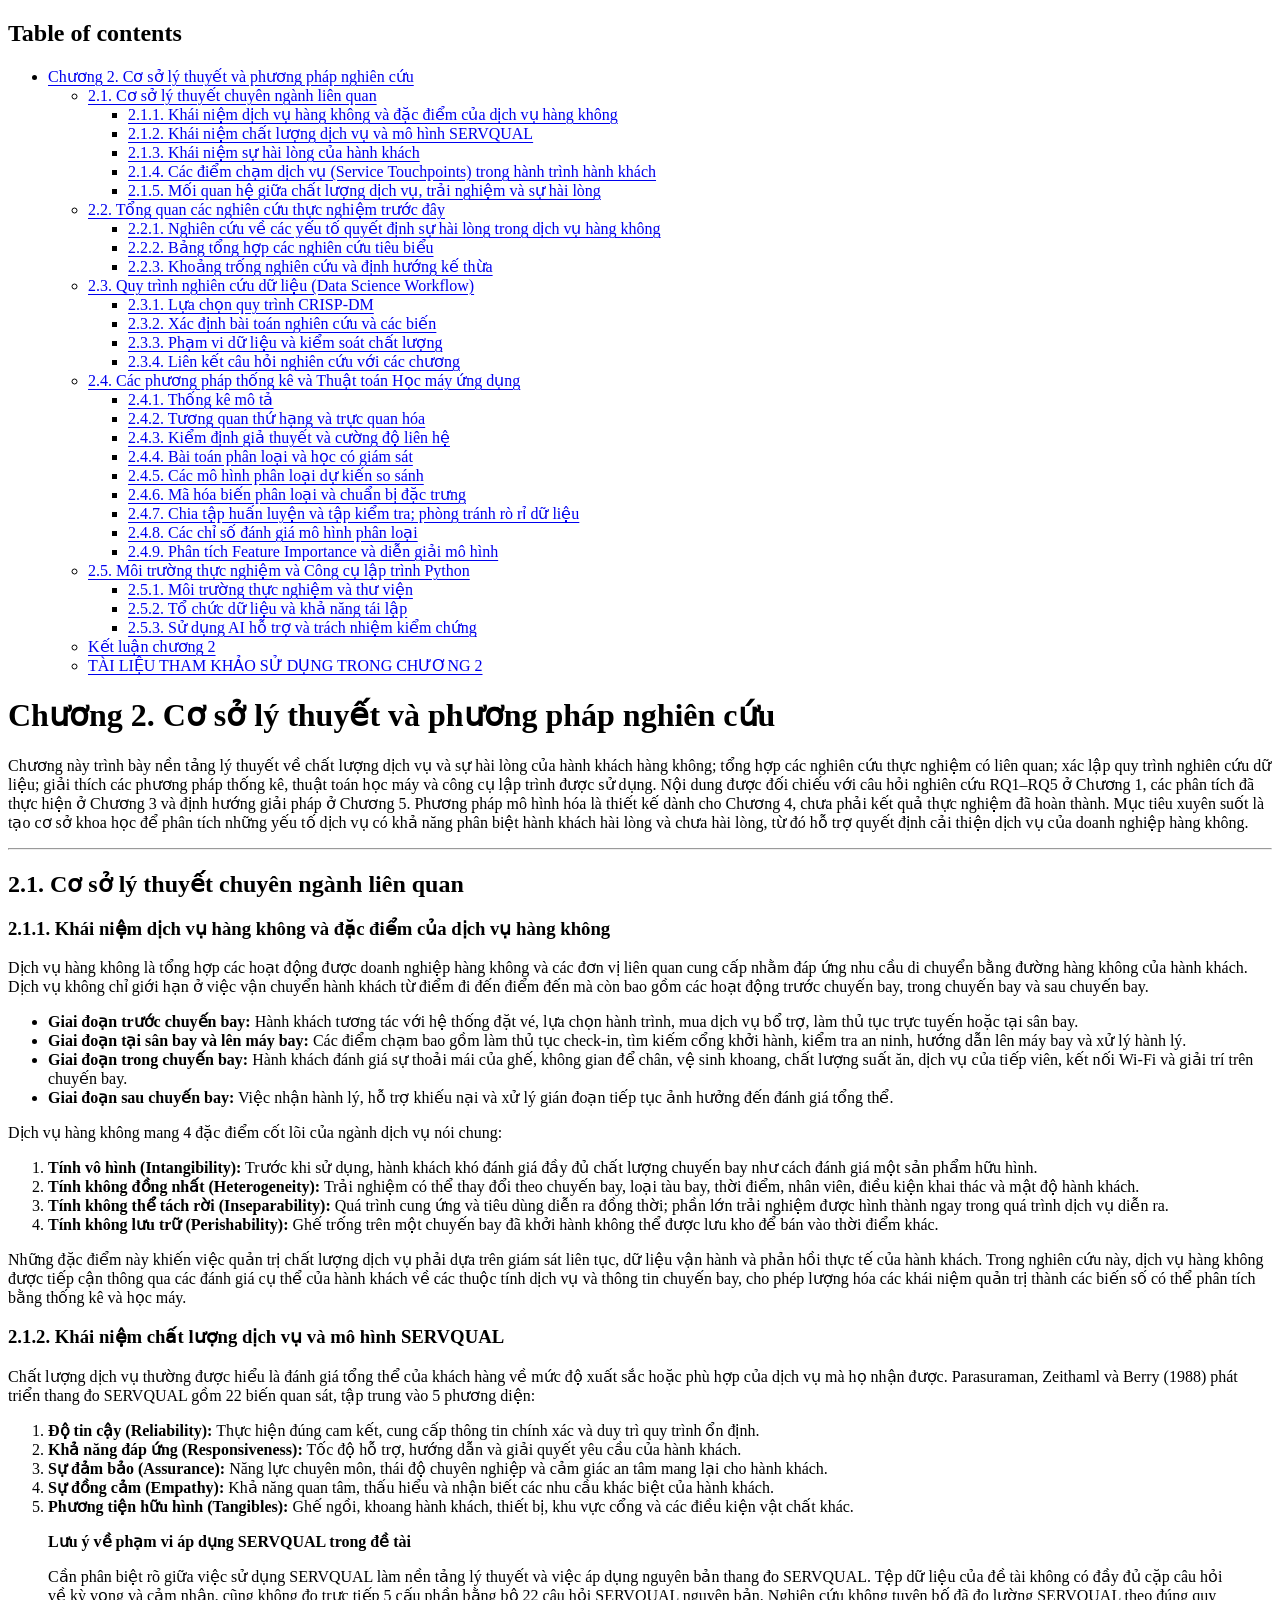
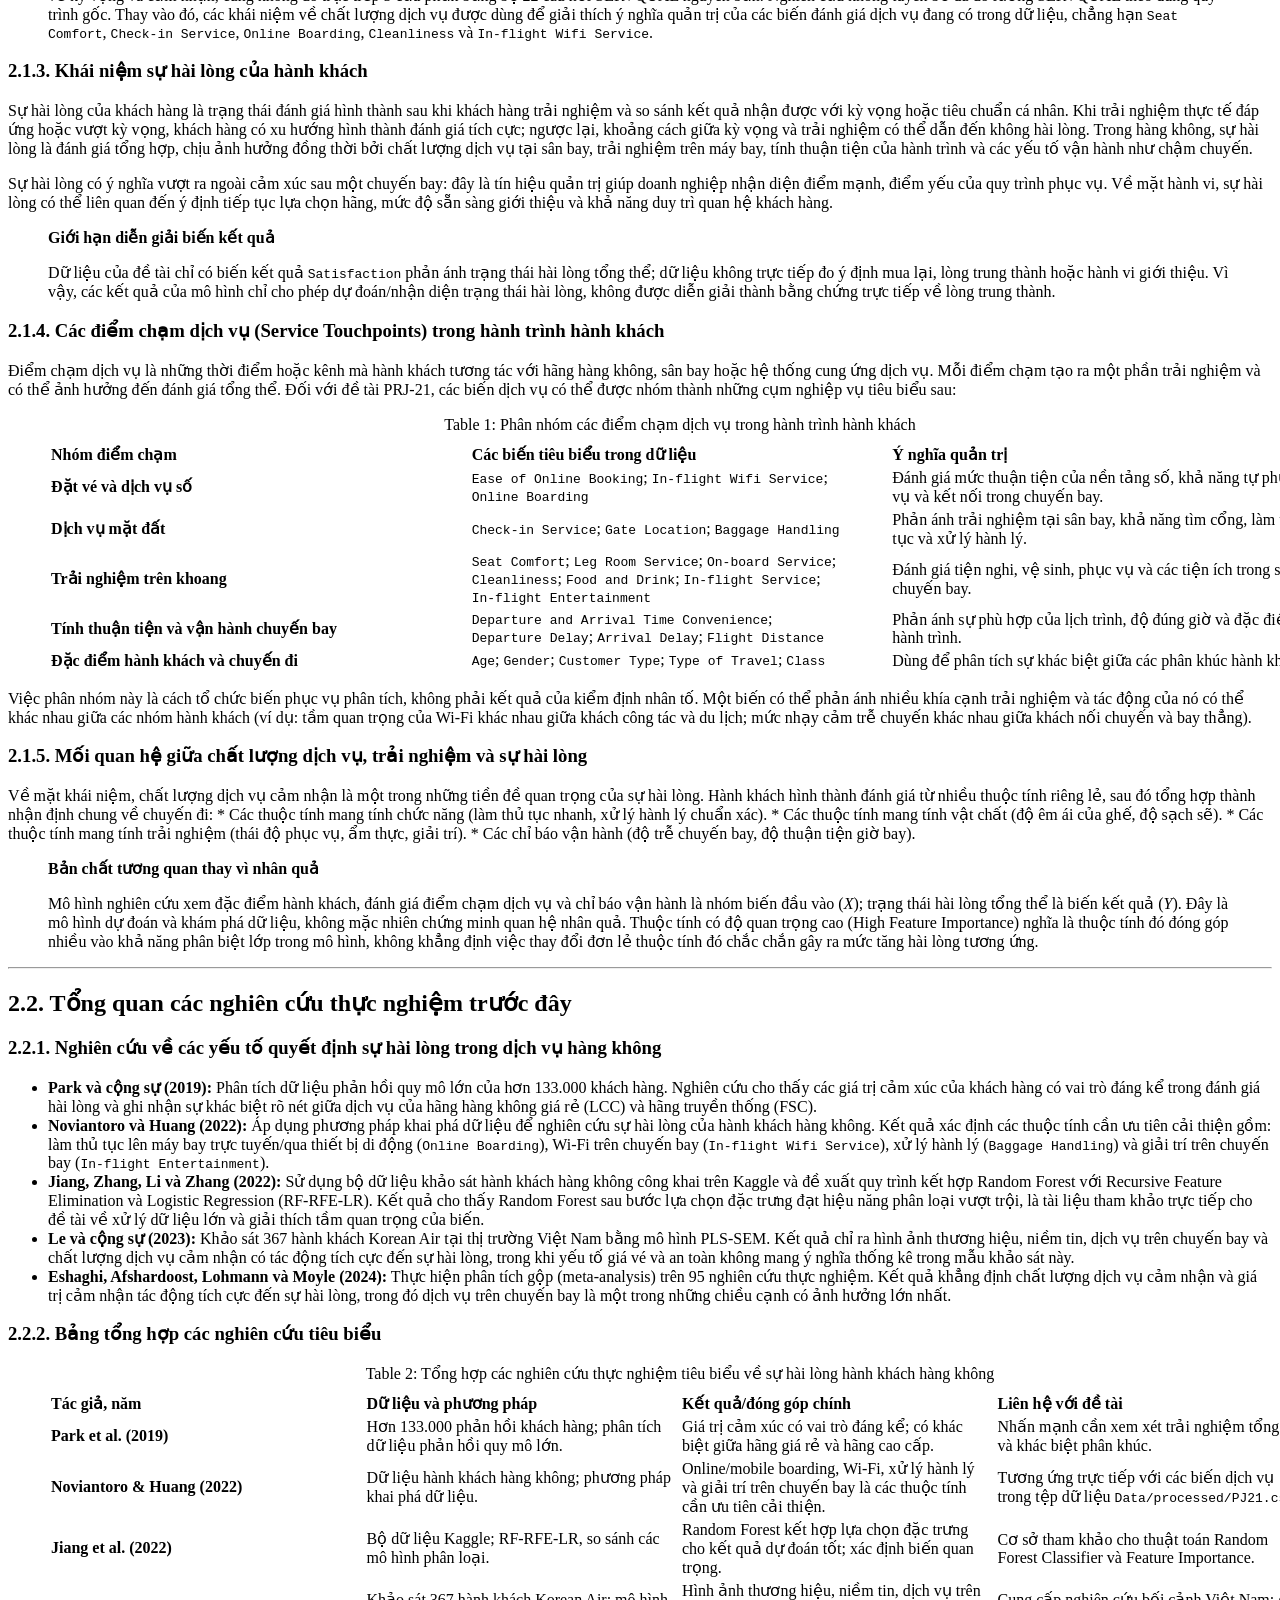
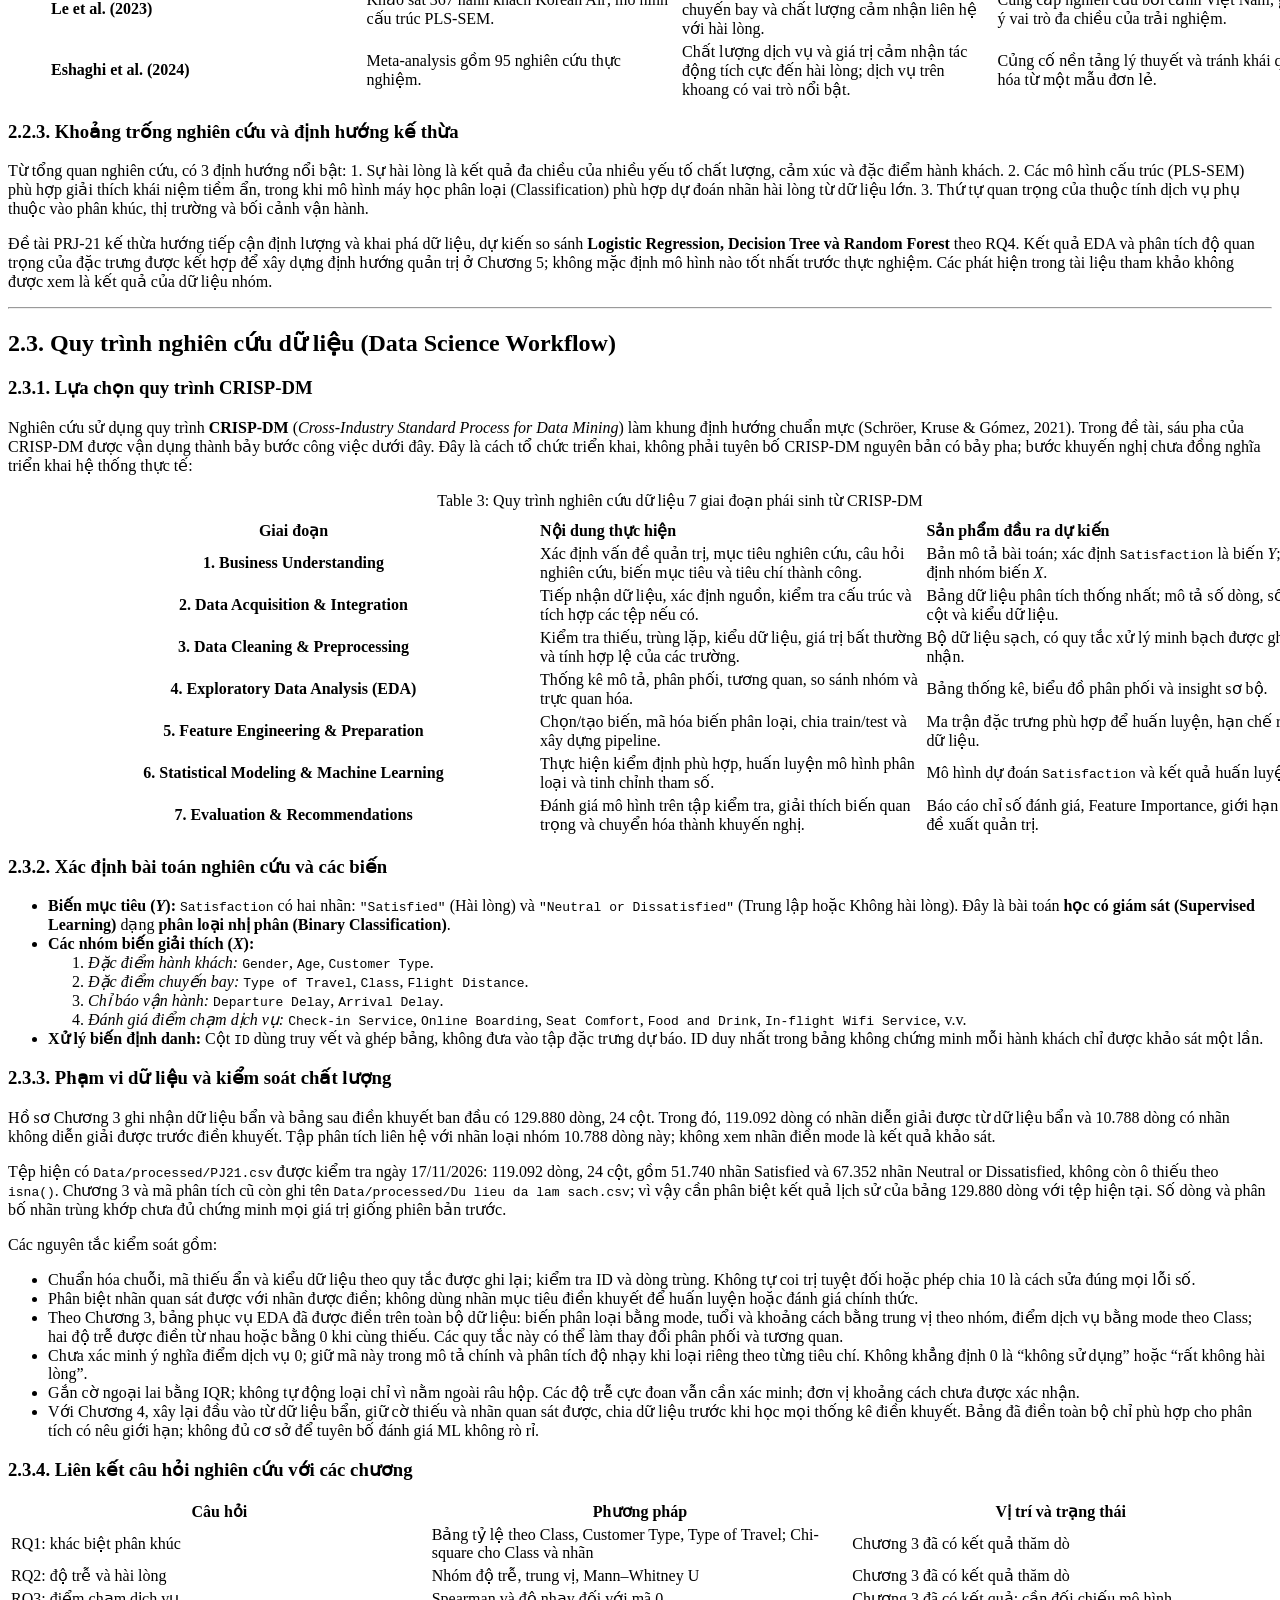
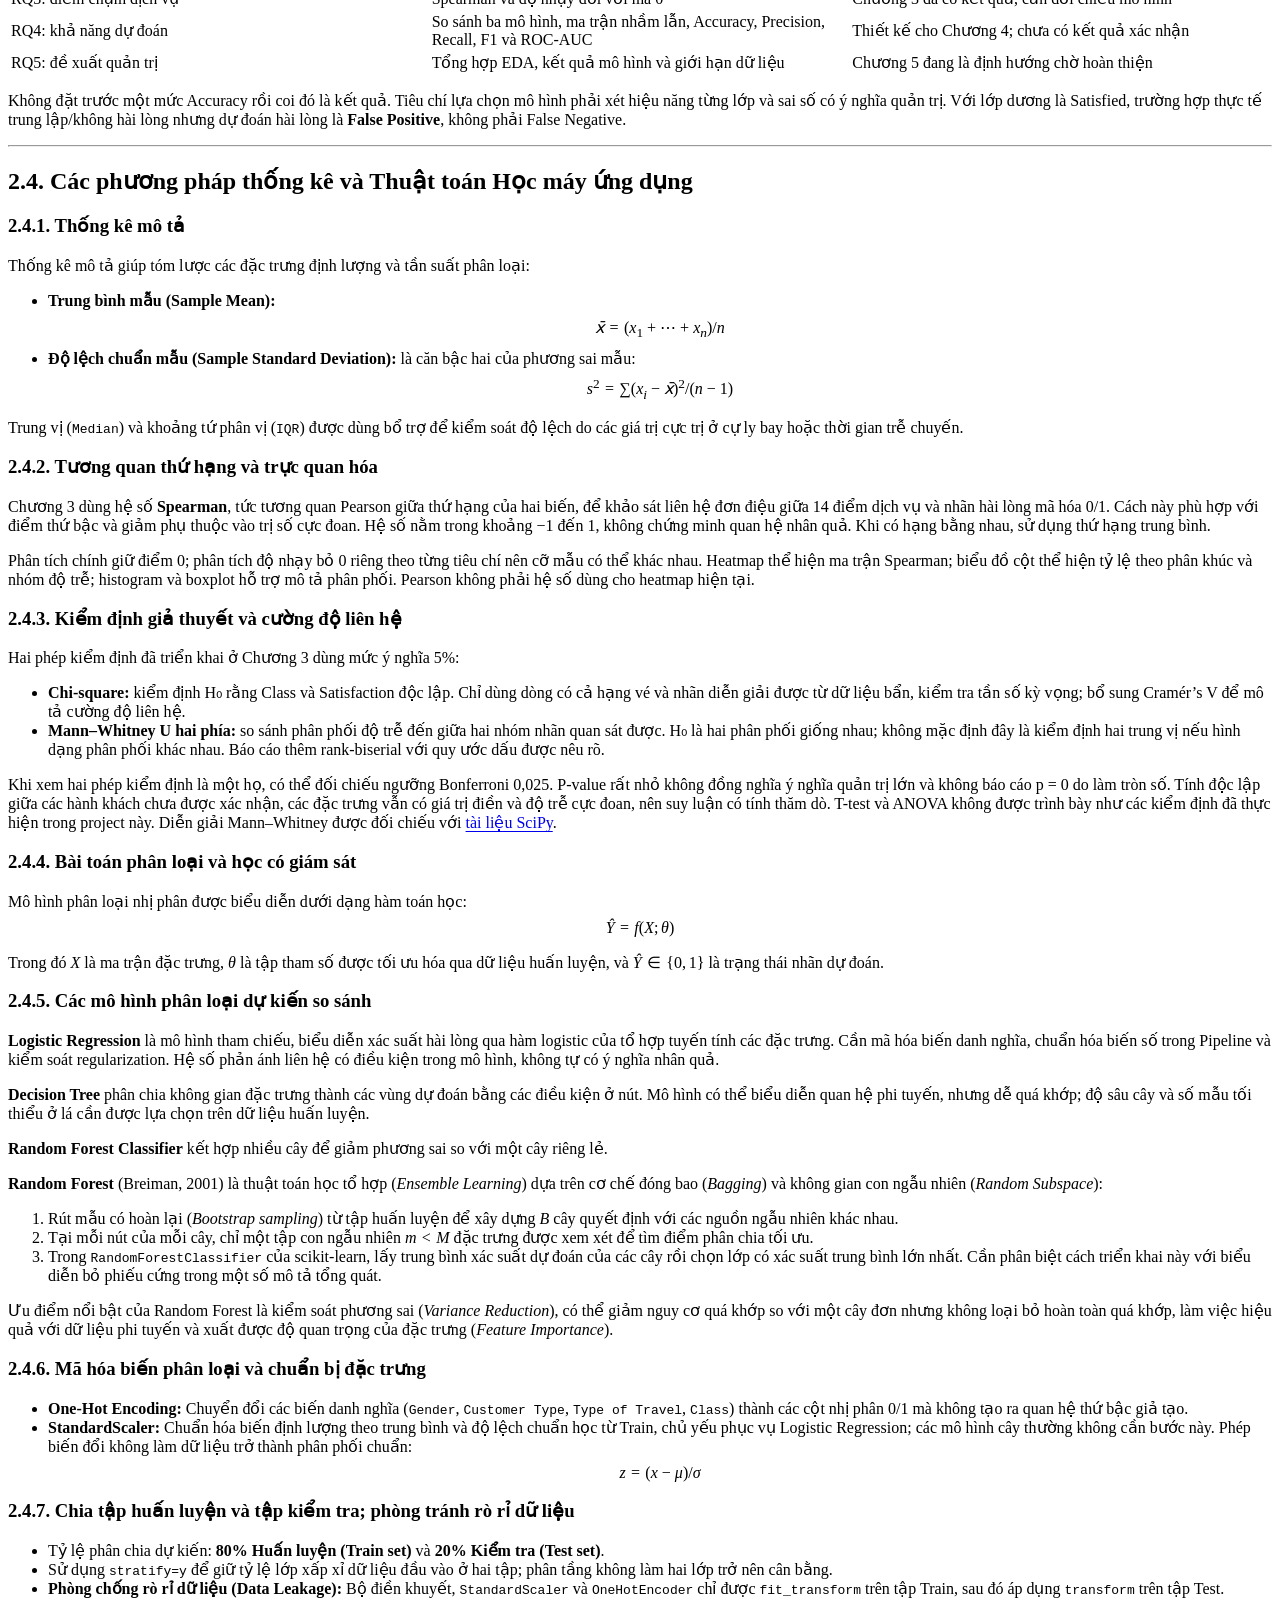
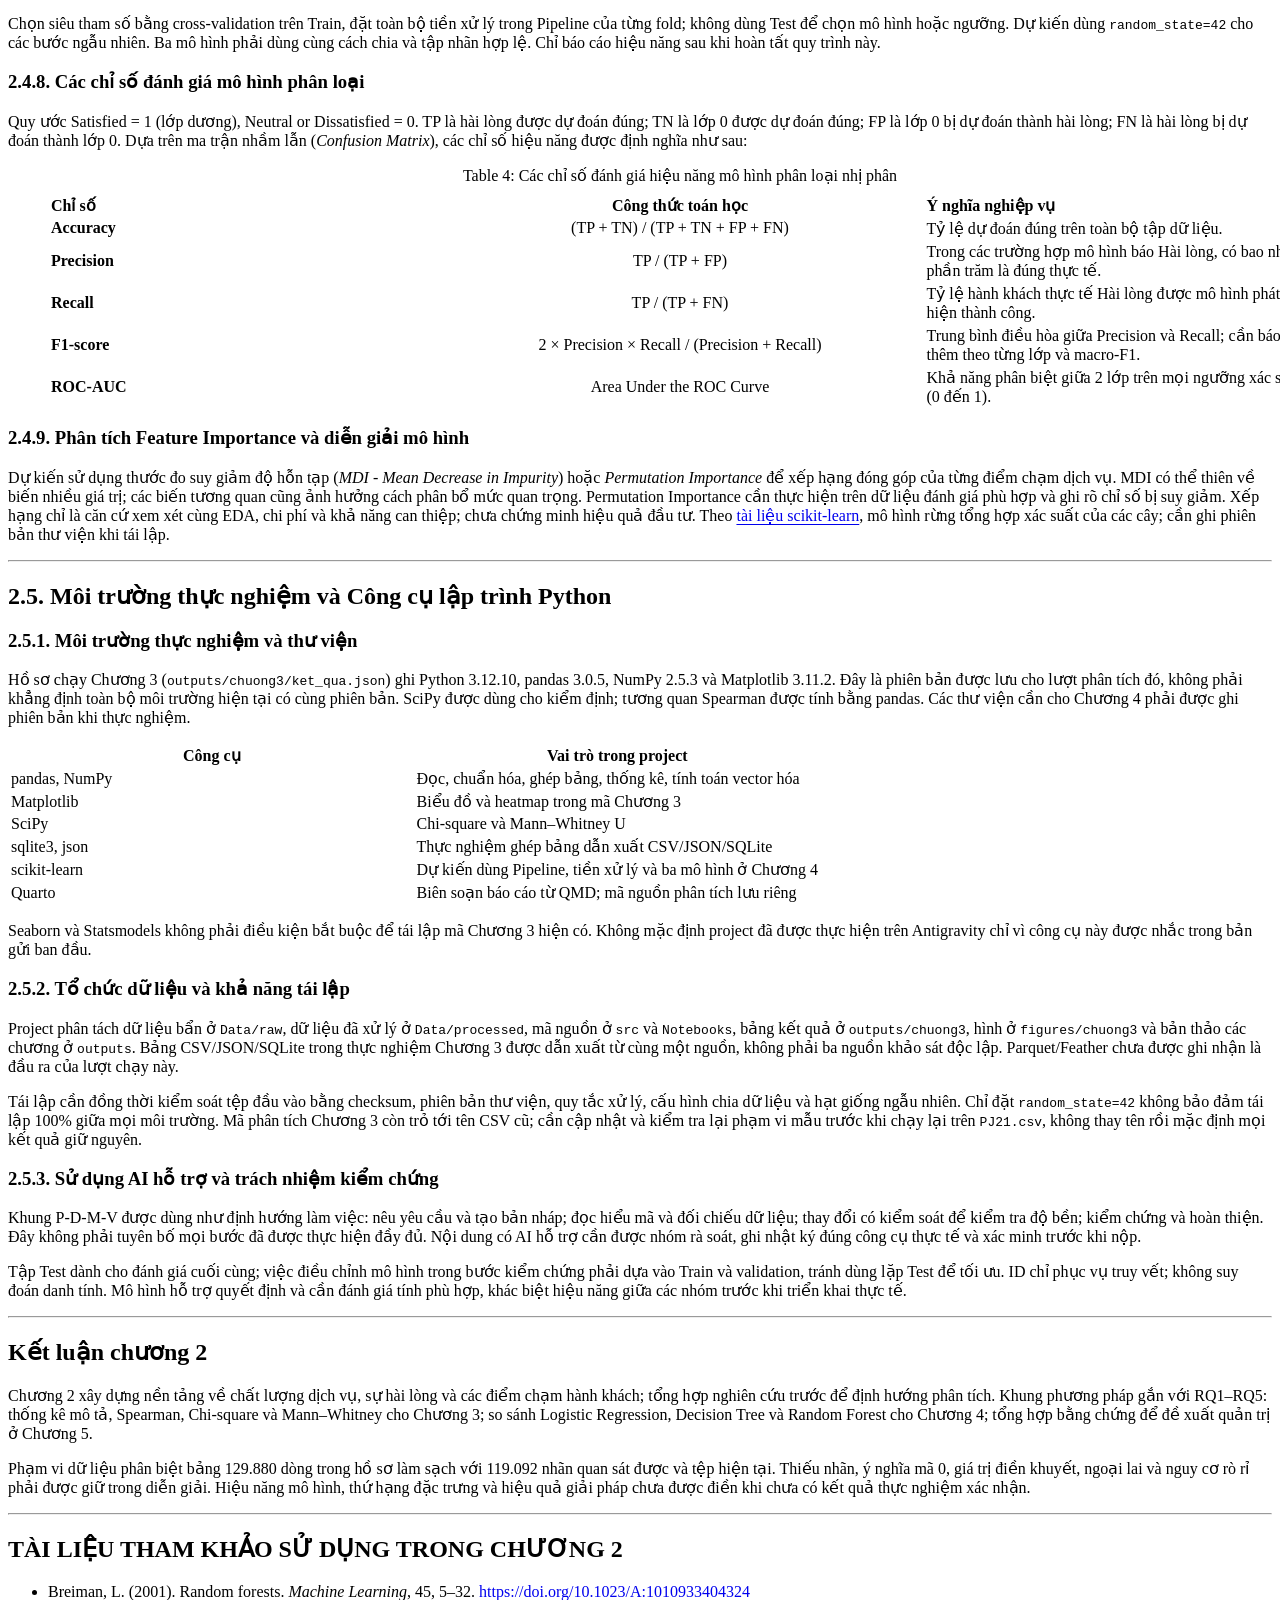
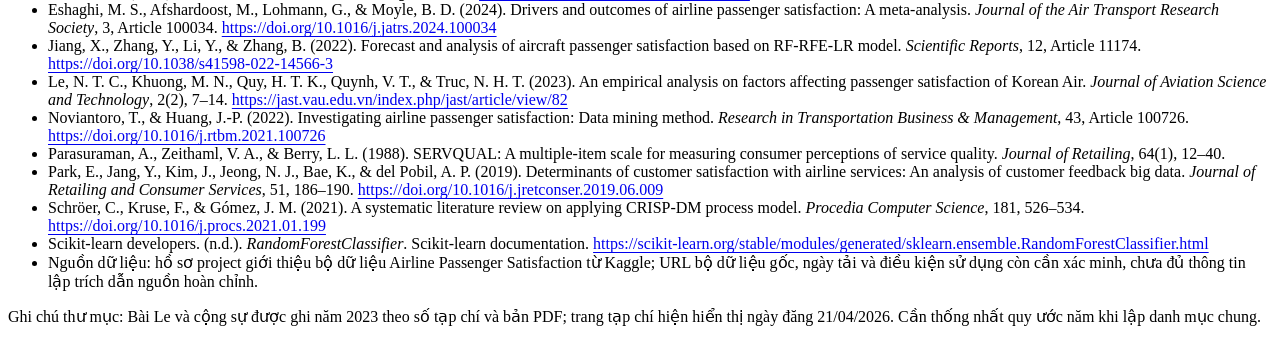
<file: archive/backup_truoc_khac_phuc_20261118/outputs/chuong2_ban_thao.html>
<!DOCTYPE html>
<html xmlns="http://www.w3.org/1999/xhtml" lang="vi" xml:lang="vi"><head>

<meta charset="utf-8">
<meta name="generator" content="quarto-1.10.18">

<meta name="viewport" content="width=device-width, initial-scale=1.0, user-scalable=yes">


<title>chuong2_ban_thao</title>
<style>

span.smallcaps{font-variant: small-caps;}
div.columns{display: flex; gap: 1.5em;}
div.column{flex: auto;}
@media screen {
div.columns{gap: min(4vw, 1.5em);}
div.column{overflow-x: auto;}
}
div.hanging-indent{margin-left: 1.5em; text-indent: -1.5em;}
ul.task-list{list-style: none;}
ul.task-list li input[type="checkbox"] {
width: 0.8em;
margin: 0 0.8em 0.2em -1em;  vertical-align: middle;
}
.display.math{display: block; text-align: center; margin: 0.5rem auto;}
</style>


<script>/*!
 * clipboard.js v2.0.11
 * https://clipboardjs.com/
 *
 * Licensed MIT © Zeno Rocha
 */
!function(t,e){"object"==typeof exports&&"object"==typeof module?module.exports=e():"function"==typeof define&&define.amd?define([],e):"object"==typeof exports?exports.ClipboardJS=e():t.ClipboardJS=e()}(this,function(){return n={686:function(t,e,n){"use strict";n.d(e,{default:function(){return b}});var e=n(279),i=n.n(e),e=n(370),u=n.n(e),e=n(817),r=n.n(e);function c(t){try{return document.execCommand(t)}catch(t){return}}var a=function(t){t=r()(t);return c("cut"),t};function o(t,e){var n,o,t=(n=t,o="rtl"===document.documentElement.getAttribute("dir"),(t=document.createElement("textarea")).style.fontSize="12pt",t.style.border="0",t.style.padding="0",t.style.margin="0",t.style.position="absolute",t.style[o?"right":"left"]="-9999px",o=window.pageYOffset||document.documentElement.scrollTop,t.style.top="".concat(o,"px"),t.setAttribute("readonly",""),t.value=n,t);return e.container.appendChild(t),e=r()(t),c("copy"),t.remove(),e}var f=function(t){var e=1<arguments.length&&void 0!==arguments[1]?arguments[1]:{container:document.body},n="";return"string"==typeof t?n=o(t,e):t instanceof HTMLInputElement&&!["text","search","url","tel","password"].includes(null==t?void 0:t.type)?n=o(t.value,e):(n=r()(t),c("copy")),n};function l(t){return(l="function"==typeof Symbol&&"symbol"==typeof Symbol.iterator?function(t){return typeof t}:function(t){return t&&"function"==typeof Symbol&&t.constructor===Symbol&&t!==Symbol.prototype?"symbol":typeof t})(t)}var s=function(){var t=0<arguments.length&&void 0!==arguments[0]?arguments[0]:{},e=t.action,n=void 0===e?"copy":e,o=t.container,e=t.target,t=t.text;if("copy"!==n&&"cut"!==n)throw new Error('Invalid "action" value, use either "copy" or "cut"');if(void 0!==e){if(!e||"object"!==l(e)||1!==e.nodeType)throw new Error('Invalid "target" value, use a valid Element');if("copy"===n&&e.hasAttribute("disabled"))throw new Error('Invalid "target" attribute. Please use "readonly" instead of "disabled" attribute');if("cut"===n&&(e.hasAttribute("readonly")||e.hasAttribute("disabled")))throw new Error('Invalid "target" attribute. You can\'t cut text from elements with "readonly" or "disabled" attributes')}return t?f(t,{container:o}):e?"cut"===n?a(e):f(e,{container:o}):void 0};function p(t){return(p="function"==typeof Symbol&&"symbol"==typeof Symbol.iterator?function(t){return typeof t}:function(t){return t&&"function"==typeof Symbol&&t.constructor===Symbol&&t!==Symbol.prototype?"symbol":typeof t})(t)}function d(t,e){for(var n=0;n<e.length;n++){var o=e[n];o.enumerable=o.enumerable||!1,o.configurable=!0,"value"in o&&(o.writable=!0),Object.defineProperty(t,o.key,o)}}function y(t,e){return(y=Object.setPrototypeOf||function(t,e){return t.__proto__=e,t})(t,e)}function h(n){var o=function(){if("undefined"==typeof Reflect||!Reflect.construct)return!1;if(Reflect.construct.sham)return!1;if("function"==typeof Proxy)return!0;try{return Date.prototype.toString.call(Reflect.construct(Date,[],function(){})),!0}catch(t){return!1}}();return function(){var t,e=v(n);return t=o?(t=v(this).constructor,Reflect.construct(e,arguments,t)):e.apply(this,arguments),e=this,!(t=t)||"object"!==p(t)&&"function"!=typeof t?function(t){if(void 0!==t)return t;throw new ReferenceError("this hasn't been initialised - super() hasn't been called")}(e):t}}function v(t){return(v=Object.setPrototypeOf?Object.getPrototypeOf:function(t){return t.__proto__||Object.getPrototypeOf(t)})(t)}function m(t,e){t="data-clipboard-".concat(t);if(e.hasAttribute(t))return e.getAttribute(t)}var b=function(){!function(t,e){if("function"!=typeof e&&null!==e)throw new TypeError("Super expression must either be null or a function");t.prototype=Object.create(e&&e.prototype,{constructor:{value:t,writable:!0,configurable:!0}}),e&&y(t,e)}(r,i());var t,e,n,o=h(r);function r(t,e){var n;return function(t){if(!(t instanceof r))throw new TypeError("Cannot call a class as a function")}(this),(n=o.call(this)).resolveOptions(e),n.listenClick(t),n}return t=r,n=[{key:"copy",value:function(t){var e=1<arguments.length&&void 0!==arguments[1]?arguments[1]:{container:document.body};return f(t,e)}},{key:"cut",value:function(t){return a(t)}},{key:"isSupported",value:function(){var t=0<arguments.length&&void 0!==arguments[0]?arguments[0]:["copy","cut"],t="string"==typeof t?[t]:t,e=!!document.queryCommandSupported;return t.forEach(function(t){e=e&&!!document.queryCommandSupported(t)}),e}}],(e=[{key:"resolveOptions",value:function(){var t=0<arguments.length&&void 0!==arguments[0]?arguments[0]:{};this.action="function"==typeof t.action?t.action:this.defaultAction,this.target="function"==typeof t.target?t.target:this.defaultTarget,this.text="function"==typeof t.text?t.text:this.defaultText,this.container="object"===p(t.container)?t.container:document.body}},{key:"listenClick",value:function(t){var e=this;this.listener=u()(t,"click",function(t){return e.onClick(t)})}},{key:"onClick",value:function(t){var e=t.delegateTarget||t.currentTarget,n=this.action(e)||"copy",t=s({action:n,container:this.container,target:this.target(e),text:this.text(e)});this.emit(t?"success":"error",{action:n,text:t,trigger:e,clearSelection:function(){e&&e.focus(),window.getSelection().removeAllRanges()}})}},{key:"defaultAction",value:function(t){return m("action",t)}},{key:"defaultTarget",value:function(t){t=m("target",t);if(t)return document.querySelector(t)}},{key:"defaultText",value:function(t){return m("text",t)}},{key:"destroy",value:function(){this.listener.destroy()}}])&&d(t.prototype,e),n&&d(t,n),r}()},828:function(t){var e;"undefined"==typeof Element||Element.prototype.matches||((e=Element.prototype).matches=e.matchesSelector||e.mozMatchesSelector||e.msMatchesSelector||e.oMatchesSelector||e.webkitMatchesSelector),t.exports=function(t,e){for(;t&&9!==t.nodeType;){if("function"==typeof t.matches&&t.matches(e))return t;t=t.parentNode}}},438:function(t,e,n){var u=n(828);function i(t,e,n,o,r){var i=function(e,n,t,o){return function(t){t.delegateTarget=u(t.target,n),t.delegateTarget&&o.call(e,t)}}.apply(this,arguments);return t.addEventListener(n,i,r),{destroy:function(){t.removeEventListener(n,i,r)}}}t.exports=function(t,e,n,o,r){return"function"==typeof t.addEventListener?i.apply(null,arguments):"function"==typeof n?i.bind(null,document).apply(null,arguments):("string"==typeof t&&(t=document.querySelectorAll(t)),Array.prototype.map.call(t,function(t){return i(t,e,n,o,r)}))}},879:function(t,n){n.node=function(t){return void 0!==t&&t instanceof HTMLElement&&1===t.nodeType},n.nodeList=function(t){var e=Object.prototype.toString.call(t);return void 0!==t&&("[object NodeList]"===e||"[object HTMLCollection]"===e)&&"length"in t&&(0===t.length||n.node(t[0]))},n.string=function(t){return"string"==typeof t||t instanceof String},n.fn=function(t){return"[object Function]"===Object.prototype.toString.call(t)}},370:function(t,e,n){var f=n(879),l=n(438);t.exports=function(t,e,n){if(!t&&!e&&!n)throw new Error("Missing required arguments");if(!f.string(e))throw new TypeError("Second argument must be a String");if(!f.fn(n))throw new TypeError("Third argument must be a Function");if(f.node(t))return c=e,a=n,(u=t).addEventListener(c,a),{destroy:function(){u.removeEventListener(c,a)}};if(f.nodeList(t))return o=t,r=e,i=n,Array.prototype.forEach.call(o,function(t){t.addEventListener(r,i)}),{destroy:function(){Array.prototype.forEach.call(o,function(t){t.removeEventListener(r,i)})}};if(f.string(t))return t=t,e=e,n=n,l(document.body,t,e,n);throw new TypeError("First argument must be a String, HTMLElement, HTMLCollection, or NodeList");var o,r,i,u,c,a}},817:function(t){t.exports=function(t){var e,n="SELECT"===t.nodeName?(t.focus(),t.value):"INPUT"===t.nodeName||"TEXTAREA"===t.nodeName?((e=t.hasAttribute("readonly"))||t.setAttribute("readonly",""),t.select(),t.setSelectionRange(0,t.value.length),e||t.removeAttribute("readonly"),t.value):(t.hasAttribute("contenteditable")&&t.focus(),n=window.getSelection(),(e=document.createRange()).selectNodeContents(t),n.removeAllRanges(),n.addRange(e),n.toString());return n}},279:function(t){function e(){}e.prototype={on:function(t,e,n){var o=this.e||(this.e={});return(o[t]||(o[t]=[])).push({fn:e,ctx:n}),this},once:function(t,e,n){var o=this;function r(){o.off(t,r),e.apply(n,arguments)}return r._=e,this.on(t,r,n)},emit:function(t){for(var e=[].slice.call(arguments,1),n=((this.e||(this.e={}))[t]||[]).slice(),o=0,r=n.length;o<r;o++)n[o].fn.apply(n[o].ctx,e);return this},off:function(t,e){var n=this.e||(this.e={}),o=n[t],r=[];if(o&&e)for(var i=0,u=o.length;i<u;i++)o[i].fn!==e&&o[i].fn._!==e&&r.push(o[i]);return r.length?n[t]=r:delete n[t],this}},t.exports=e,t.exports.TinyEmitter=e}},r={},o.n=function(t){var e=t&&t.__esModule?function(){return t.default}:function(){return t};return o.d(e,{a:e}),e},o.d=function(t,e){for(var n in e)o.o(e,n)&&!o.o(t,n)&&Object.defineProperty(t,n,{enumerable:!0,get:e[n]})},o.o=function(t,e){return Object.prototype.hasOwnProperty.call(t,e)},o(686).default;function o(t){if(r[t])return r[t].exports;var e=r[t]={exports:{}};return n[t](e,e.exports,o),e.exports}var n,r});</script>
<script>(function (root, factory) {
  if (typeof define === "function" && define.amd) {
    define([], function () {
      return factory(root);
    });
  } else if (typeof exports === "object") {
    module.exports = factory(root);
  } else {
    root.Tabby = factory(root);
  }
})(
  typeof global !== "undefined"
    ? global
    : typeof window !== "undefined"
    ? window
    : this,
  function (window) {
    "use strict";

    //
    // Variables
    //

    var defaults = {
      idPrefix: "tabby-toggle_",
      default: "[data-tabby-default]",
    };

    //
    // Methods
    //

    /**
     * Merge two or more objects together.
     * @param   {Object}   objects  The objects to merge together
     * @returns {Object}            Merged values of defaults and options
     */
    var extend = function () {
      var merged = {};
      Array.prototype.forEach.call(arguments, function (obj) {
        for (var key in obj) {
          if (!obj.hasOwnProperty(key)) return;
          merged[key] = obj[key];
        }
      });
      return merged;
    };

    /**
     * Emit a custom event
     * @param  {String} type    The event type
     * @param  {Node}   tab     The tab to attach the event to
     * @param  {Node}   details Details about the event
     */
    var emitEvent = function (tab, details) {
      // Create a new event
      var event;
      if (typeof window.CustomEvent === "function") {
        event = new CustomEvent("tabby", {
          bubbles: true,
          cancelable: true,
          detail: details,
        });
      } else {
        event = document.createEvent("CustomEvent");
        event.initCustomEvent("tabby", true, true, details);
      }

      // Dispatch the event
      tab.dispatchEvent(event);
    };

    var focusHandler = function (event) {
      toggle(event.target);
    };

    var getKeyboardFocusableElements = function (element) {
      return [
        ...element.querySelectorAll(
          'a[href], button, input, textarea, select, details,[tabindex]:not([tabindex="-1"])'
        ),
      ].filter(
        (el) => !el.hasAttribute("disabled") && !el.getAttribute("aria-hidden")
      );
    };

    /**
     * Remove roles and attributes from a tab and its content
     * @param  {Node}   tab      The tab
     * @param  {Node}   content  The tab content
     * @param  {Object} settings User settings and options
     */
    var destroyTab = function (tab, content, settings) {
      // Remove the generated ID
      if (tab.id.slice(0, settings.idPrefix.length) === settings.idPrefix) {
        tab.id = "";
      }

      // remove event listener
      tab.removeEventListener("focus", focusHandler, true);

      // Remove roles
      tab.removeAttribute("role");
      tab.removeAttribute("aria-controls");
      tab.removeAttribute("aria-selected");
      tab.removeAttribute("tabindex");
      tab.closest("li").removeAttribute("role");
      content.removeAttribute("role");
      content.removeAttribute("aria-labelledby");
      content.removeAttribute("hidden");
    };

    /**
     * Add the required roles and attributes to a tab and its content
     * @param  {Node}   tab      The tab
     * @param  {Node}   content  The tab content
     * @param  {Object} settings User settings and options
     */
    var setupTab = function (tab, content, settings) {
      // Give tab an ID if it doesn't already have one
      if (!tab.id) {
        tab.id = settings.idPrefix + content.id;
      }

      // Add roles
      tab.setAttribute("role", "tab");
      tab.setAttribute("aria-controls", content.id);
      tab.closest("li").setAttribute("role", "presentation");
      content.setAttribute("role", "tabpanel");
      content.setAttribute("aria-labelledby", tab.id);

      // Add selected state
      if (tab.matches(settings.default)) {
        tab.setAttribute("aria-selected", "true");
      } else {
        tab.setAttribute("aria-selected", "false");
        content.setAttribute("hidden", "hidden");
      }

      // add focus event listender
      tab.addEventListener("focus", focusHandler);
    };

    /**
     * Hide a tab and its content
     * @param  {Node} newTab The new tab that's replacing it
     */
    var hide = function (newTab) {
      // Variables
      var tabGroup = newTab.closest('[role="tablist"]');
      if (!tabGroup) return {};
      var tab = tabGroup.querySelector('[role="tab"][aria-selected="true"]');
      if (!tab) return {};
      var content = document.querySelector(tab.hash);

      // Hide the tab
      tab.setAttribute("aria-selected", "false");

      // Hide the content
      if (!content) return { previousTab: tab };
      content.setAttribute("hidden", "hidden");

      // Return the hidden tab and content
      return {
        previousTab: tab,
        previousContent: content,
      };
    };

    /**
     * Show a tab and its content
     * @param  {Node} tab      The tab
     * @param  {Node} content  The tab content
     */
    var show = function (tab, content) {
      tab.setAttribute("aria-selected", "true");
      content.removeAttribute("hidden");
      tab.focus();
    };

    /**
     * Toggle a new tab
     * @param  {Node} tab The tab to show
     */
    var toggle = function (tab) {
      // Make sure there's a tab to toggle and it's not already active
      if (!tab || tab.getAttribute("aria-selected") == "true") return;

      // Variables
      var content = document.querySelector(tab.hash);
      if (!content) return;

      // Hide active tab and content
      var details = hide(tab);

      // Show new tab and content
      show(tab, content);

      // Add event details
      details.tab = tab;
      details.content = content;

      // Emit a custom event
      emitEvent(tab, details);
    };

    /**
     * Get all of the tabs in a tablist
     * @param  {Node}   tab  A tab from the list
     * @return {Object}      The tabs and the index of the currently active one
     */
    var getTabsMap = function (tab) {
      var tabGroup = tab.closest('[role="tablist"]');
      var tabs = tabGroup ? tabGroup.querySelectorAll('[role="tab"]') : null;
      if (!tabs) return;
      return {
        tabs: tabs,
        index: Array.prototype.indexOf.call(tabs, tab),
      };
    };

    /**
     * Switch the active tab based on keyboard activity
     * @param  {Node} tab The currently active tab
     * @param  {Key}  key The key that was pressed
     */
    var switchTabs = function (tab, key) {
      // Get a map of tabs
      var map = getTabsMap(tab);
      if (!map) return;
      var length = map.tabs.length - 1;
      var index;

      // Go to previous tab
      if (["ArrowUp", "ArrowLeft", "Up", "Left"].indexOf(key) > -1) {
        index = map.index < 1 ? length : map.index - 1;
      }

      // Go to next tab
      else if (["ArrowDown", "ArrowRight", "Down", "Right"].indexOf(key) > -1) {
        index = map.index === length ? 0 : map.index + 1;
      }

      // Go to home
      else if (key === "Home") {
        index = 0;
      }

      // Go to end
      else if (key === "End") {
        index = length;
      }

      // Toggle the tab
      toggle(map.tabs[index]);
    };

    /**
     * Create the Constructor object
     */
    var Constructor = function (selector, options) {
      //
      // Variables
      //

      var publicAPIs = {};
      var settings, tabWrapper;

      //
      // Methods
      //

      publicAPIs.destroy = function () {
        // Get all tabs
        var tabs = tabWrapper.querySelectorAll("a");

        // Add roles to tabs
        Array.prototype.forEach.call(tabs, function (tab) {
          // Get the tab content
          var content = document.querySelector(tab.hash);
          if (!content) return;

          // Setup the tab
          destroyTab(tab, content, settings);
        });

        // Remove role from wrapper
        tabWrapper.removeAttribute("role");

        // Remove event listeners
        document.documentElement.removeEventListener(
          "click",
          clickHandler,
          true
        );
        tabWrapper.removeEventListener("keydown", keyHandler, true);

        // Reset variables
        settings = null;
        tabWrapper = null;
      };

      /**
       * Setup the DOM with the proper attributes
       */
      publicAPIs.setup = function () {
        // Variables
        tabWrapper = document.querySelector(selector);
        if (!tabWrapper) return;
        var tabs = tabWrapper.querySelectorAll("a");

        // Add role to wrapper
        tabWrapper.setAttribute("role", "tablist");

        // Add roles to tabs. provide dynanmic tab indexes if we are within reveal
        var contentTabindexes =
          window.document.body.classList.contains("reveal-viewport");
        var nextTabindex = 1;
        Array.prototype.forEach.call(tabs, function (tab) {
          if (contentTabindexes) {
            tab.setAttribute("tabindex", "" + nextTabindex++);
          } else {
            tab.setAttribute("tabindex", "0");
          }

          // Get the tab content
          var content = document.querySelector(tab.hash);
          if (!content) return;

          // set tab indexes for content
          if (contentTabindexes) {
            getKeyboardFocusableElements(content).forEach(function (el) {
              el.setAttribute("tabindex", "" + nextTabindex++);
            });
          }

          // Setup the tab
          setupTab(tab, content, settings);
        });
      };

      /**
       * Toggle a tab based on an ID
       * @param  {String|Node} id The tab to toggle
       */
      publicAPIs.toggle = function (id) {
        // Get the tab
        var tab = id;
        if (typeof id === "string") {
          tab = document.querySelector(
            selector + ' [role="tab"][href*="' + id + '"]'
          );
        }

        // Toggle the tab
        toggle(tab);
      };

      /**
       * Handle click events
       */
      var clickHandler = function (event) {
        // Only run on toggles
        var tab = event.target.closest(selector + ' [role="tab"]');
        if (!tab) return;

        // Prevent link behavior
        event.preventDefault();

        // Toggle the tab
        toggle(tab);
      };

      /**
       * Handle keydown events
       */
      var keyHandler = function (event) {
        // Only run if a tab is in focus
        var tab = document.activeElement;
        if (!tab.matches(selector + ' [role="tab"]')) return;

        // Only run for specific keys
        if (["Home", "End"].indexOf(event.key) < 0) return;

        // Switch tabs
        switchTabs(tab, event.key);
      };

      /**
       * Initialize the instance
       */
      var init = function () {
        // Merge user options with defaults
        settings = extend(defaults, options || {});

        // Setup the DOM
        publicAPIs.setup();

        // Add event listeners
        document.documentElement.addEventListener("click", clickHandler, true);
        tabWrapper.addEventListener("keydown", keyHandler, true);
      };

      //
      // Initialize and return the Public APIs
      //

      init();
      return publicAPIs;
    };

    //
    // Return the Constructor
    //

    return Constructor;
  }
);
</script>
<script>/**
 * @popperjs/core v2.11.7 - MIT License
 */

!function(e,t){"object"==typeof exports&&"undefined"!=typeof module?t(exports):"function"==typeof define&&define.amd?define(["exports"],t):t((e="undefined"!=typeof globalThis?globalThis:e||self).Popper={})}(this,(function(e){"use strict";function t(e){if(null==e)return window;if("[object Window]"!==e.toString()){var t=e.ownerDocument;return t&&t.defaultView||window}return e}function n(e){return e instanceof t(e).Element||e instanceof Element}function r(e){return e instanceof t(e).HTMLElement||e instanceof HTMLElement}function o(e){return"undefined"!=typeof ShadowRoot&&(e instanceof t(e).ShadowRoot||e instanceof ShadowRoot)}var i=Math.max,a=Math.min,s=Math.round;function f(){var e=navigator.userAgentData;return null!=e&&e.brands&&Array.isArray(e.brands)?e.brands.map((function(e){return e.brand+"/"+e.version})).join(" "):navigator.userAgent}function c(){return!/^((?!chrome|android).)*safari/i.test(f())}function p(e,o,i){void 0===o&&(o=!1),void 0===i&&(i=!1);var a=e.getBoundingClientRect(),f=1,p=1;o&&r(e)&&(f=e.offsetWidth>0&&s(a.width)/e.offsetWidth||1,p=e.offsetHeight>0&&s(a.height)/e.offsetHeight||1);var u=(n(e)?t(e):window).visualViewport,l=!c()&&i,d=(a.left+(l&&u?u.offsetLeft:0))/f,h=(a.top+(l&&u?u.offsetTop:0))/p,m=a.width/f,v=a.height/p;return{width:m,height:v,top:h,right:d+m,bottom:h+v,left:d,x:d,y:h}}function u(e){var n=t(e);return{scrollLeft:n.pageXOffset,scrollTop:n.pageYOffset}}function l(e){return e?(e.nodeName||"").toLowerCase():null}function d(e){return((n(e)?e.ownerDocument:e.document)||window.document).documentElement}function h(e){return p(d(e)).left+u(e).scrollLeft}function m(e){return t(e).getComputedStyle(e)}function v(e){var t=m(e),n=t.overflow,r=t.overflowX,o=t.overflowY;return/auto|scroll|overlay|hidden/.test(n+o+r)}function y(e,n,o){void 0===o&&(o=!1);var i,a,f=r(n),c=r(n)&&function(e){var t=e.getBoundingClientRect(),n=s(t.width)/e.offsetWidth||1,r=s(t.height)/e.offsetHeight||1;return 1!==n||1!==r}(n),m=d(n),y=p(e,c,o),g={scrollLeft:0,scrollTop:0},b={x:0,y:0};return(f||!f&&!o)&&(("body"!==l(n)||v(m))&&(g=(i=n)!==t(i)&&r(i)?{scrollLeft:(a=i).scrollLeft,scrollTop:a.scrollTop}:u(i)),r(n)?((b=p(n,!0)).x+=n.clientLeft,b.y+=n.clientTop):m&&(b.x=h(m))),{x:y.left+g.scrollLeft-b.x,y:y.top+g.scrollTop-b.y,width:y.width,height:y.height}}function g(e){var t=p(e),n=e.offsetWidth,r=e.offsetHeight;return Math.abs(t.width-n)<=1&&(n=t.width),Math.abs(t.height-r)<=1&&(r=t.height),{x:e.offsetLeft,y:e.offsetTop,width:n,height:r}}function b(e){return"html"===l(e)?e:e.assignedSlot||e.parentNode||(o(e)?e.host:null)||d(e)}function x(e){return["html","body","#document"].indexOf(l(e))>=0?e.ownerDocument.body:r(e)&&v(e)?e:x(b(e))}function w(e,n){var r;void 0===n&&(n=[]);var o=x(e),i=o===(null==(r=e.ownerDocument)?void 0:r.body),a=t(o),s=i?[a].concat(a.visualViewport||[],v(o)?o:[]):o,f=n.concat(s);return i?f:f.concat(w(b(s)))}function O(e){return["table","td","th"].indexOf(l(e))>=0}function j(e){return r(e)&&"fixed"!==m(e).position?e.offsetParent:null}function E(e){for(var n=t(e),i=j(e);i&&O(i)&&"static"===m(i).position;)i=j(i);return i&&("html"===l(i)||"body"===l(i)&&"static"===m(i).position)?n:i||function(e){var t=/firefox/i.test(f());if(/Trident/i.test(f())&&r(e)&&"fixed"===m(e).position)return null;var n=b(e);for(o(n)&&(n=n.host);r(n)&&["html","body"].indexOf(l(n))<0;){var i=m(n);if("none"!==i.transform||"none"!==i.perspective||"paint"===i.contain||-1!==["transform","perspective"].indexOf(i.willChange)||t&&"filter"===i.willChange||t&&i.filter&&"none"!==i.filter)return n;n=n.parentNode}return null}(e)||n}var D="top",A="bottom",L="right",P="left",M="auto",k=[D,A,L,P],W="start",B="end",H="viewport",T="popper",R=k.reduce((function(e,t){return e.concat([t+"-"+W,t+"-"+B])}),[]),S=[].concat(k,[M]).reduce((function(e,t){return e.concat([t,t+"-"+W,t+"-"+B])}),[]),V=["beforeRead","read","afterRead","beforeMain","main","afterMain","beforeWrite","write","afterWrite"];function q(e){var t=new Map,n=new Set,r=[];function o(e){n.add(e.name),[].concat(e.requires||[],e.requiresIfExists||[]).forEach((function(e){if(!n.has(e)){var r=t.get(e);r&&o(r)}})),r.push(e)}return e.forEach((function(e){t.set(e.name,e)})),e.forEach((function(e){n.has(e.name)||o(e)})),r}function C(e){return e.split("-")[0]}function N(e,t){var n=t.getRootNode&&t.getRootNode();if(e.contains(t))return!0;if(n&&o(n)){var r=t;do{if(r&&e.isSameNode(r))return!0;r=r.parentNode||r.host}while(r)}return!1}function I(e){return Object.assign({},e,{left:e.x,top:e.y,right:e.x+e.width,bottom:e.y+e.height})}function _(e,r,o){return r===H?I(function(e,n){var r=t(e),o=d(e),i=r.visualViewport,a=o.clientWidth,s=o.clientHeight,f=0,p=0;if(i){a=i.width,s=i.height;var u=c();(u||!u&&"fixed"===n)&&(f=i.offsetLeft,p=i.offsetTop)}return{width:a,height:s,x:f+h(e),y:p}}(e,o)):n(r)?function(e,t){var n=p(e,!1,"fixed"===t);return n.top=n.top+e.clientTop,n.left=n.left+e.clientLeft,n.bottom=n.top+e.clientHeight,n.right=n.left+e.clientWidth,n.width=e.clientWidth,n.height=e.clientHeight,n.x=n.left,n.y=n.top,n}(r,o):I(function(e){var t,n=d(e),r=u(e),o=null==(t=e.ownerDocument)?void 0:t.body,a=i(n.scrollWidth,n.clientWidth,o?o.scrollWidth:0,o?o.clientWidth:0),s=i(n.scrollHeight,n.clientHeight,o?o.scrollHeight:0,o?o.clientHeight:0),f=-r.scrollLeft+h(e),c=-r.scrollTop;return"rtl"===m(o||n).direction&&(f+=i(n.clientWidth,o?o.clientWidth:0)-a),{width:a,height:s,x:f,y:c}}(d(e)))}function F(e,t,o,s){var f="clippingParents"===t?function(e){var t=w(b(e)),o=["absolute","fixed"].indexOf(m(e).position)>=0&&r(e)?E(e):e;return n(o)?t.filter((function(e){return n(e)&&N(e,o)&&"body"!==l(e)})):[]}(e):[].concat(t),c=[].concat(f,[o]),p=c[0],u=c.reduce((function(t,n){var r=_(e,n,s);return t.top=i(r.top,t.top),t.right=a(r.right,t.right),t.bottom=a(r.bottom,t.bottom),t.left=i(r.left,t.left),t}),_(e,p,s));return u.width=u.right-u.left,u.height=u.bottom-u.top,u.x=u.left,u.y=u.top,u}function U(e){return e.split("-")[1]}function z(e){return["top","bottom"].indexOf(e)>=0?"x":"y"}function X(e){var t,n=e.reference,r=e.element,o=e.placement,i=o?C(o):null,a=o?U(o):null,s=n.x+n.width/2-r.width/2,f=n.y+n.height/2-r.height/2;switch(i){case D:t={x:s,y:n.y-r.height};break;case A:t={x:s,y:n.y+n.height};break;case L:t={x:n.x+n.width,y:f};break;case P:t={x:n.x-r.width,y:f};break;default:t={x:n.x,y:n.y}}var c=i?z(i):null;if(null!=c){var p="y"===c?"height":"width";switch(a){case W:t[c]=t[c]-(n[p]/2-r[p]/2);break;case B:t[c]=t[c]+(n[p]/2-r[p]/2)}}return t}function Y(e){return Object.assign({},{top:0,right:0,bottom:0,left:0},e)}function G(e,t){return t.reduce((function(t,n){return t[n]=e,t}),{})}function J(e,t){void 0===t&&(t={});var r=t,o=r.placement,i=void 0===o?e.placement:o,a=r.strategy,s=void 0===a?e.strategy:a,f=r.boundary,c=void 0===f?"clippingParents":f,u=r.rootBoundary,l=void 0===u?H:u,h=r.elementContext,m=void 0===h?T:h,v=r.altBoundary,y=void 0!==v&&v,g=r.padding,b=void 0===g?0:g,x=Y("number"!=typeof b?b:G(b,k)),w=m===T?"reference":T,O=e.rects.popper,j=e.elements[y?w:m],E=F(n(j)?j:j.contextElement||d(e.elements.popper),c,l,s),P=p(e.elements.reference),M=X({reference:P,element:O,strategy:"absolute",placement:i}),W=I(Object.assign({},O,M)),B=m===T?W:P,R={top:E.top-B.top+x.top,bottom:B.bottom-E.bottom+x.bottom,left:E.left-B.left+x.left,right:B.right-E.right+x.right},S=e.modifiersData.offset;if(m===T&&S){var V=S[i];Object.keys(R).forEach((function(e){var t=[L,A].indexOf(e)>=0?1:-1,n=[D,A].indexOf(e)>=0?"y":"x";R[e]+=V[n]*t}))}return R}var K={placement:"bottom",modifiers:[],strategy:"absolute"};function Q(){for(var e=arguments.length,t=new Array(e),n=0;n<e;n++)t[n]=arguments[n];return!t.some((function(e){return!(e&&"function"==typeof e.getBoundingClientRect)}))}function Z(e){void 0===e&&(e={});var t=e,r=t.defaultModifiers,o=void 0===r?[]:r,i=t.defaultOptions,a=void 0===i?K:i;return function(e,t,r){void 0===r&&(r=a);var i,s,f={placement:"bottom",orderedModifiers:[],options:Object.assign({},K,a),modifiersData:{},elements:{reference:e,popper:t},attributes:{},styles:{}},c=[],p=!1,u={state:f,setOptions:function(r){var i="function"==typeof r?r(f.options):r;l(),f.options=Object.assign({},a,f.options,i),f.scrollParents={reference:n(e)?w(e):e.contextElement?w(e.contextElement):[],popper:w(t)};var s,p,d=function(e){var t=q(e);return V.reduce((function(e,n){return e.concat(t.filter((function(e){return e.phase===n})))}),[])}((s=[].concat(o,f.options.modifiers),p=s.reduce((function(e,t){var n=e[t.name];return e[t.name]=n?Object.assign({},n,t,{options:Object.assign({},n.options,t.options),data:Object.assign({},n.data,t.data)}):t,e}),{}),Object.keys(p).map((function(e){return p[e]}))));return f.orderedModifiers=d.filter((function(e){return e.enabled})),f.orderedModifiers.forEach((function(e){var t=e.name,n=e.options,r=void 0===n?{}:n,o=e.effect;if("function"==typeof o){var i=o({state:f,name:t,instance:u,options:r}),a=function(){};c.push(i||a)}})),u.update()},forceUpdate:function(){if(!p){var e=f.elements,t=e.reference,n=e.popper;if(Q(t,n)){f.rects={reference:y(t,E(n),"fixed"===f.options.strategy),popper:g(n)},f.reset=!1,f.placement=f.options.placement,f.orderedModifiers.forEach((function(e){return f.modifiersData[e.name]=Object.assign({},e.data)}));for(var r=0;r<f.orderedModifiers.length;r++)if(!0!==f.reset){var o=f.orderedModifiers[r],i=o.fn,a=o.options,s=void 0===a?{}:a,c=o.name;"function"==typeof i&&(f=i({state:f,options:s,name:c,instance:u})||f)}else f.reset=!1,r=-1}}},update:(i=function(){return new Promise((function(e){u.forceUpdate(),e(f)}))},function(){return s||(s=new Promise((function(e){Promise.resolve().then((function(){s=void 0,e(i())}))}))),s}),destroy:function(){l(),p=!0}};if(!Q(e,t))return u;function l(){c.forEach((function(e){return e()})),c=[]}return u.setOptions(r).then((function(e){!p&&r.onFirstUpdate&&r.onFirstUpdate(e)})),u}}var $={passive:!0};var ee={name:"eventListeners",enabled:!0,phase:"write",fn:function(){},effect:function(e){var n=e.state,r=e.instance,o=e.options,i=o.scroll,a=void 0===i||i,s=o.resize,f=void 0===s||s,c=t(n.elements.popper),p=[].concat(n.scrollParents.reference,n.scrollParents.popper);return a&&p.forEach((function(e){e.addEventListener("scroll",r.update,$)})),f&&c.addEventListener("resize",r.update,$),function(){a&&p.forEach((function(e){e.removeEventListener("scroll",r.update,$)})),f&&c.removeEventListener("resize",r.update,$)}},data:{}};var te={name:"popperOffsets",enabled:!0,phase:"read",fn:function(e){var t=e.state,n=e.name;t.modifiersData[n]=X({reference:t.rects.reference,element:t.rects.popper,strategy:"absolute",placement:t.placement})},data:{}},ne={top:"auto",right:"auto",bottom:"auto",left:"auto"};function re(e){var n,r=e.popper,o=e.popperRect,i=e.placement,a=e.variation,f=e.offsets,c=e.position,p=e.gpuAcceleration,u=e.adaptive,l=e.roundOffsets,h=e.isFixed,v=f.x,y=void 0===v?0:v,g=f.y,b=void 0===g?0:g,x="function"==typeof l?l({x:y,y:b}):{x:y,y:b};y=x.x,b=x.y;var w=f.hasOwnProperty("x"),O=f.hasOwnProperty("y"),j=P,M=D,k=window;if(u){var W=E(r),H="clientHeight",T="clientWidth";if(W===t(r)&&"static"!==m(W=d(r)).position&&"absolute"===c&&(H="scrollHeight",T="scrollWidth"),W=W,i===D||(i===P||i===L)&&a===B)M=A,b-=(h&&W===k&&k.visualViewport?k.visualViewport.height:W[H])-o.height,b*=p?1:-1;if(i===P||(i===D||i===A)&&a===B)j=L,y-=(h&&W===k&&k.visualViewport?k.visualViewport.width:W[T])-o.width,y*=p?1:-1}var R,S=Object.assign({position:c},u&&ne),V=!0===l?function(e,t){var n=e.x,r=e.y,o=t.devicePixelRatio||1;return{x:s(n*o)/o||0,y:s(r*o)/o||0}}({x:y,y:b},t(r)):{x:y,y:b};return y=V.x,b=V.y,p?Object.assign({},S,((R={})[M]=O?"0":"",R[j]=w?"0":"",R.transform=(k.devicePixelRatio||1)<=1?"translate("+y+"px, "+b+"px)":"translate3d("+y+"px, "+b+"px, 0)",R)):Object.assign({},S,((n={})[M]=O?b+"px":"",n[j]=w?y+"px":"",n.transform="",n))}var oe={name:"computeStyles",enabled:!0,phase:"beforeWrite",fn:function(e){var t=e.state,n=e.options,r=n.gpuAcceleration,o=void 0===r||r,i=n.adaptive,a=void 0===i||i,s=n.roundOffsets,f=void 0===s||s,c={placement:C(t.placement),variation:U(t.placement),popper:t.elements.popper,popperRect:t.rects.popper,gpuAcceleration:o,isFixed:"fixed"===t.options.strategy};null!=t.modifiersData.popperOffsets&&(t.styles.popper=Object.assign({},t.styles.popper,re(Object.assign({},c,{offsets:t.modifiersData.popperOffsets,position:t.options.strategy,adaptive:a,roundOffsets:f})))),null!=t.modifiersData.arrow&&(t.styles.arrow=Object.assign({},t.styles.arrow,re(Object.assign({},c,{offsets:t.modifiersData.arrow,position:"absolute",adaptive:!1,roundOffsets:f})))),t.attributes.popper=Object.assign({},t.attributes.popper,{"data-popper-placement":t.placement})},data:{}};var ie={name:"applyStyles",enabled:!0,phase:"write",fn:function(e){var t=e.state;Object.keys(t.elements).forEach((function(e){var n=t.styles[e]||{},o=t.attributes[e]||{},i=t.elements[e];r(i)&&l(i)&&(Object.assign(i.style,n),Object.keys(o).forEach((function(e){var t=o[e];!1===t?i.removeAttribute(e):i.setAttribute(e,!0===t?"":t)})))}))},effect:function(e){var t=e.state,n={popper:{position:t.options.strategy,left:"0",top:"0",margin:"0"},arrow:{position:"absolute"},reference:{}};return Object.assign(t.elements.popper.style,n.popper),t.styles=n,t.elements.arrow&&Object.assign(t.elements.arrow.style,n.arrow),function(){Object.keys(t.elements).forEach((function(e){var o=t.elements[e],i=t.attributes[e]||{},a=Object.keys(t.styles.hasOwnProperty(e)?t.styles[e]:n[e]).reduce((function(e,t){return e[t]="",e}),{});r(o)&&l(o)&&(Object.assign(o.style,a),Object.keys(i).forEach((function(e){o.removeAttribute(e)})))}))}},requires:["computeStyles"]};var ae={name:"offset",enabled:!0,phase:"main",requires:["popperOffsets"],fn:function(e){var t=e.state,n=e.options,r=e.name,o=n.offset,i=void 0===o?[0,0]:o,a=S.reduce((function(e,n){return e[n]=function(e,t,n){var r=C(e),o=[P,D].indexOf(r)>=0?-1:1,i="function"==typeof n?n(Object.assign({},t,{placement:e})):n,a=i[0],s=i[1];return a=a||0,s=(s||0)*o,[P,L].indexOf(r)>=0?{x:s,y:a}:{x:a,y:s}}(n,t.rects,i),e}),{}),s=a[t.placement],f=s.x,c=s.y;null!=t.modifiersData.popperOffsets&&(t.modifiersData.popperOffsets.x+=f,t.modifiersData.popperOffsets.y+=c),t.modifiersData[r]=a}},se={left:"right",right:"left",bottom:"top",top:"bottom"};function fe(e){return e.replace(/left|right|bottom|top/g,(function(e){return se[e]}))}var ce={start:"end",end:"start"};function pe(e){return e.replace(/start|end/g,(function(e){return ce[e]}))}function ue(e,t){void 0===t&&(t={});var n=t,r=n.placement,o=n.boundary,i=n.rootBoundary,a=n.padding,s=n.flipVariations,f=n.allowedAutoPlacements,c=void 0===f?S:f,p=U(r),u=p?s?R:R.filter((function(e){return U(e)===p})):k,l=u.filter((function(e){return c.indexOf(e)>=0}));0===l.length&&(l=u);var d=l.reduce((function(t,n){return t[n]=J(e,{placement:n,boundary:o,rootBoundary:i,padding:a})[C(n)],t}),{});return Object.keys(d).sort((function(e,t){return d[e]-d[t]}))}var le={name:"flip",enabled:!0,phase:"main",fn:function(e){var t=e.state,n=e.options,r=e.name;if(!t.modifiersData[r]._skip){for(var o=n.mainAxis,i=void 0===o||o,a=n.altAxis,s=void 0===a||a,f=n.fallbackPlacements,c=n.padding,p=n.boundary,u=n.rootBoundary,l=n.altBoundary,d=n.flipVariations,h=void 0===d||d,m=n.allowedAutoPlacements,v=t.options.placement,y=C(v),g=f||(y===v||!h?[fe(v)]:function(e){if(C(e)===M)return[];var t=fe(e);return[pe(e),t,pe(t)]}(v)),b=[v].concat(g).reduce((function(e,n){return e.concat(C(n)===M?ue(t,{placement:n,boundary:p,rootBoundary:u,padding:c,flipVariations:h,allowedAutoPlacements:m}):n)}),[]),x=t.rects.reference,w=t.rects.popper,O=new Map,j=!0,E=b[0],k=0;k<b.length;k++){var B=b[k],H=C(B),T=U(B)===W,R=[D,A].indexOf(H)>=0,S=R?"width":"height",V=J(t,{placement:B,boundary:p,rootBoundary:u,altBoundary:l,padding:c}),q=R?T?L:P:T?A:D;x[S]>w[S]&&(q=fe(q));var N=fe(q),I=[];if(i&&I.push(V[H]<=0),s&&I.push(V[q]<=0,V[N]<=0),I.every((function(e){return e}))){E=B,j=!1;break}O.set(B,I)}if(j)for(var _=function(e){var t=b.find((function(t){var n=O.get(t);if(n)return n.slice(0,e).every((function(e){return e}))}));if(t)return E=t,"break"},F=h?3:1;F>0;F--){if("break"===_(F))break}t.placement!==E&&(t.modifiersData[r]._skip=!0,t.placement=E,t.reset=!0)}},requiresIfExists:["offset"],data:{_skip:!1}};function de(e,t,n){return i(e,a(t,n))}var he={name:"preventOverflow",enabled:!0,phase:"main",fn:function(e){var t=e.state,n=e.options,r=e.name,o=n.mainAxis,s=void 0===o||o,f=n.altAxis,c=void 0!==f&&f,p=n.boundary,u=n.rootBoundary,l=n.altBoundary,d=n.padding,h=n.tether,m=void 0===h||h,v=n.tetherOffset,y=void 0===v?0:v,b=J(t,{boundary:p,rootBoundary:u,padding:d,altBoundary:l}),x=C(t.placement),w=U(t.placement),O=!w,j=z(x),M="x"===j?"y":"x",k=t.modifiersData.popperOffsets,B=t.rects.reference,H=t.rects.popper,T="function"==typeof y?y(Object.assign({},t.rects,{placement:t.placement})):y,R="number"==typeof T?{mainAxis:T,altAxis:T}:Object.assign({mainAxis:0,altAxis:0},T),S=t.modifiersData.offset?t.modifiersData.offset[t.placement]:null,V={x:0,y:0};if(k){if(s){var q,N="y"===j?D:P,I="y"===j?A:L,_="y"===j?"height":"width",F=k[j],X=F+b[N],Y=F-b[I],G=m?-H[_]/2:0,K=w===W?B[_]:H[_],Q=w===W?-H[_]:-B[_],Z=t.elements.arrow,$=m&&Z?g(Z):{width:0,height:0},ee=t.modifiersData["arrow#persistent"]?t.modifiersData["arrow#persistent"].padding:{top:0,right:0,bottom:0,left:0},te=ee[N],ne=ee[I],re=de(0,B[_],$[_]),oe=O?B[_]/2-G-re-te-R.mainAxis:K-re-te-R.mainAxis,ie=O?-B[_]/2+G+re+ne+R.mainAxis:Q+re+ne+R.mainAxis,ae=t.elements.arrow&&E(t.elements.arrow),se=ae?"y"===j?ae.clientTop||0:ae.clientLeft||0:0,fe=null!=(q=null==S?void 0:S[j])?q:0,ce=F+ie-fe,pe=de(m?a(X,F+oe-fe-se):X,F,m?i(Y,ce):Y);k[j]=pe,V[j]=pe-F}if(c){var ue,le="x"===j?D:P,he="x"===j?A:L,me=k[M],ve="y"===M?"height":"width",ye=me+b[le],ge=me-b[he],be=-1!==[D,P].indexOf(x),xe=null!=(ue=null==S?void 0:S[M])?ue:0,we=be?ye:me-B[ve]-H[ve]-xe+R.altAxis,Oe=be?me+B[ve]+H[ve]-xe-R.altAxis:ge,je=m&&be?function(e,t,n){var r=de(e,t,n);return r>n?n:r}(we,me,Oe):de(m?we:ye,me,m?Oe:ge);k[M]=je,V[M]=je-me}t.modifiersData[r]=V}},requiresIfExists:["offset"]};var me={name:"arrow",enabled:!0,phase:"main",fn:function(e){var t,n=e.state,r=e.name,o=e.options,i=n.elements.arrow,a=n.modifiersData.popperOffsets,s=C(n.placement),f=z(s),c=[P,L].indexOf(s)>=0?"height":"width";if(i&&a){var p=function(e,t){return Y("number"!=typeof(e="function"==typeof e?e(Object.assign({},t.rects,{placement:t.placement})):e)?e:G(e,k))}(o.padding,n),u=g(i),l="y"===f?D:P,d="y"===f?A:L,h=n.rects.reference[c]+n.rects.reference[f]-a[f]-n.rects.popper[c],m=a[f]-n.rects.reference[f],v=E(i),y=v?"y"===f?v.clientHeight||0:v.clientWidth||0:0,b=h/2-m/2,x=p[l],w=y-u[c]-p[d],O=y/2-u[c]/2+b,j=de(x,O,w),M=f;n.modifiersData[r]=((t={})[M]=j,t.centerOffset=j-O,t)}},effect:function(e){var t=e.state,n=e.options.element,r=void 0===n?"[data-popper-arrow]":n;null!=r&&("string"!=typeof r||(r=t.elements.popper.querySelector(r)))&&N(t.elements.popper,r)&&(t.elements.arrow=r)},requires:["popperOffsets"],requiresIfExists:["preventOverflow"]};function ve(e,t,n){return void 0===n&&(n={x:0,y:0}),{top:e.top-t.height-n.y,right:e.right-t.width+n.x,bottom:e.bottom-t.height+n.y,left:e.left-t.width-n.x}}function ye(e){return[D,L,A,P].some((function(t){return e[t]>=0}))}var ge={name:"hide",enabled:!0,phase:"main",requiresIfExists:["preventOverflow"],fn:function(e){var t=e.state,n=e.name,r=t.rects.reference,o=t.rects.popper,i=t.modifiersData.preventOverflow,a=J(t,{elementContext:"reference"}),s=J(t,{altBoundary:!0}),f=ve(a,r),c=ve(s,o,i),p=ye(f),u=ye(c);t.modifiersData[n]={referenceClippingOffsets:f,popperEscapeOffsets:c,isReferenceHidden:p,hasPopperEscaped:u},t.attributes.popper=Object.assign({},t.attributes.popper,{"data-popper-reference-hidden":p,"data-popper-escaped":u})}},be=Z({defaultModifiers:[ee,te,oe,ie]}),xe=[ee,te,oe,ie,ae,le,he,me,ge],we=Z({defaultModifiers:xe});e.applyStyles=ie,e.arrow=me,e.computeStyles=oe,e.createPopper=we,e.createPopperLite=be,e.defaultModifiers=xe,e.detectOverflow=J,e.eventListeners=ee,e.flip=le,e.hide=ge,e.offset=ae,e.popperGenerator=Z,e.popperOffsets=te,e.preventOverflow=he,Object.defineProperty(e,"__esModule",{value:!0})}));

</script>
<script>!function(e,t){"object"==typeof exports&&"undefined"!=typeof module?module.exports=t(require("@popperjs/core")):"function"==typeof define&&define.amd?define(["@popperjs/core"],t):(e=e||self).tippy=t(e.Popper)}(this,(function(e){"use strict";var t={passive:!0,capture:!0},n=function(){return document.body};function r(e,t,n){if(Array.isArray(e)){var r=e[t];return null==r?Array.isArray(n)?n[t]:n:r}return e}function o(e,t){var n={}.toString.call(e);return 0===n.indexOf("[object")&&n.indexOf(t+"]")>-1}function i(e,t){return"function"==typeof e?e.apply(void 0,t):e}function a(e,t){return 0===t?e:function(r){clearTimeout(n),n=setTimeout((function(){e(r)}),t)};var n}function s(e,t){var n=Object.assign({},e);return t.forEach((function(e){delete n[e]})),n}function u(e){return[].concat(e)}function c(e,t){-1===e.indexOf(t)&&e.push(t)}function p(e){return e.split("-")[0]}function f(e){return[].slice.call(e)}function l(e){return Object.keys(e).reduce((function(t,n){return void 0!==e[n]&&(t[n]=e[n]),t}),{})}function d(){return document.createElement("div")}function v(e){return["Element","Fragment"].some((function(t){return o(e,t)}))}function m(e){return o(e,"MouseEvent")}function g(e){return!(!e||!e._tippy||e._tippy.reference!==e)}function h(e){return v(e)?[e]:function(e){return o(e,"NodeList")}(e)?f(e):Array.isArray(e)?e:f(document.querySelectorAll(e))}function b(e,t){e.forEach((function(e){e&&(e.style.transitionDuration=t+"ms")}))}function y(e,t){e.forEach((function(e){e&&e.setAttribute("data-state",t)}))}function w(e){var t,n=u(e)[0];return null!=n&&null!=(t=n.ownerDocument)&&t.body?n.ownerDocument:document}function E(e,t,n){var r=t+"EventListener";["transitionend","webkitTransitionEnd"].forEach((function(t){e[r](t,n)}))}function O(e,t){for(var n=t;n;){var r;if(e.contains(n))return!0;n=null==n.getRootNode||null==(r=n.getRootNode())?void 0:r.host}return!1}var x={isTouch:!1},C=0;function T(){x.isTouch||(x.isTouch=!0,window.performance&&document.addEventListener("mousemove",A))}function A(){var e=performance.now();e-C<20&&(x.isTouch=!1,document.removeEventListener("mousemove",A)),C=e}function L(){var e=document.activeElement;if(g(e)){var t=e._tippy;e.blur&&!t.state.isVisible&&e.blur()}}var D=!!("undefined"!=typeof window&&"undefined"!=typeof document)&&!!window.msCrypto,R=Object.assign({appendTo:n,aria:{content:"auto",expanded:"auto"},delay:0,duration:[300,250],getReferenceClientRect:null,hideOnClick:!0,ignoreAttributes:!1,interactive:!1,interactiveBorder:2,interactiveDebounce:0,moveTransition:"",offset:[0,10],onAfterUpdate:function(){},onBeforeUpdate:function(){},onCreate:function(){},onDestroy:function(){},onHidden:function(){},onHide:function(){},onMount:function(){},onShow:function(){},onShown:function(){},onTrigger:function(){},onUntrigger:function(){},onClickOutside:function(){},placement:"top",plugins:[],popperOptions:{},render:null,showOnCreate:!1,touch:!0,trigger:"mouseenter focus",triggerTarget:null},{animateFill:!1,followCursor:!1,inlinePositioning:!1,sticky:!1},{allowHTML:!1,animation:"fade",arrow:!0,content:"",inertia:!1,maxWidth:350,role:"tooltip",theme:"",zIndex:9999}),k=Object.keys(R);function P(e){var t=(e.plugins||[]).reduce((function(t,n){var r,o=n.name,i=n.defaultValue;o&&(t[o]=void 0!==e[o]?e[o]:null!=(r=R[o])?r:i);return t}),{});return Object.assign({},e,t)}function j(e,t){var n=Object.assign({},t,{content:i(t.content,[e])},t.ignoreAttributes?{}:function(e,t){return(t?Object.keys(P(Object.assign({},R,{plugins:t}))):k).reduce((function(t,n){var r=(e.getAttribute("data-tippy-"+n)||"").trim();if(!r)return t;if("content"===n)t[n]=r;else try{t[n]=JSON.parse(r)}catch(e){t[n]=r}return t}),{})}(e,t.plugins));return n.aria=Object.assign({},R.aria,n.aria),n.aria={expanded:"auto"===n.aria.expanded?t.interactive:n.aria.expanded,content:"auto"===n.aria.content?t.interactive?null:"describedby":n.aria.content},n}function M(e,t){e.innerHTML=t}function V(e){var t=d();return!0===e?t.className="tippy-arrow":(t.className="tippy-svg-arrow",v(e)?t.appendChild(e):M(t,e)),t}function I(e,t){v(t.content)?(M(e,""),e.appendChild(t.content)):"function"!=typeof t.content&&(t.allowHTML?M(e,t.content):e.textContent=t.content)}function S(e){var t=e.firstElementChild,n=f(t.children);return{box:t,content:n.find((function(e){return e.classList.contains("tippy-content")})),arrow:n.find((function(e){return e.classList.contains("tippy-arrow")||e.classList.contains("tippy-svg-arrow")})),backdrop:n.find((function(e){return e.classList.contains("tippy-backdrop")}))}}function N(e){var t=d(),n=d();n.className="tippy-box",n.setAttribute("data-state","hidden"),n.setAttribute("tabindex","-1");var r=d();function o(n,r){var o=S(t),i=o.box,a=o.content,s=o.arrow;r.theme?i.setAttribute("data-theme",r.theme):i.removeAttribute("data-theme"),"string"==typeof r.animation?i.setAttribute("data-animation",r.animation):i.removeAttribute("data-animation"),r.inertia?i.setAttribute("data-inertia",""):i.removeAttribute("data-inertia"),i.style.maxWidth="number"==typeof r.maxWidth?r.maxWidth+"px":r.maxWidth,r.role?i.setAttribute("role",r.role):i.removeAttribute("role"),n.content===r.content&&n.allowHTML===r.allowHTML||I(a,e.props),r.arrow?s?n.arrow!==r.arrow&&(i.removeChild(s),i.appendChild(V(r.arrow))):i.appendChild(V(r.arrow)):s&&i.removeChild(s)}return r.className="tippy-content",r.setAttribute("data-state","hidden"),I(r,e.props),t.appendChild(n),n.appendChild(r),o(e.props,e.props),{popper:t,onUpdate:o}}N.$$tippy=!0;var B=1,H=[],U=[];function _(o,s){var v,g,h,C,T,A,L,k,M=j(o,Object.assign({},R,P(l(s)))),V=!1,I=!1,N=!1,_=!1,F=[],W=a(we,M.interactiveDebounce),X=B++,Y=(k=M.plugins).filter((function(e,t){return k.indexOf(e)===t})),$={id:X,reference:o,popper:d(),popperInstance:null,props:M,state:{isEnabled:!0,isVisible:!1,isDestroyed:!1,isMounted:!1,isShown:!1},plugins:Y,clearDelayTimeouts:function(){clearTimeout(v),clearTimeout(g),cancelAnimationFrame(h)},setProps:function(e){if($.state.isDestroyed)return;ae("onBeforeUpdate",[$,e]),be();var t=$.props,n=j(o,Object.assign({},t,l(e),{ignoreAttributes:!0}));$.props=n,he(),t.interactiveDebounce!==n.interactiveDebounce&&(ce(),W=a(we,n.interactiveDebounce));t.triggerTarget&&!n.triggerTarget?u(t.triggerTarget).forEach((function(e){e.removeAttribute("aria-expanded")})):n.triggerTarget&&o.removeAttribute("aria-expanded");ue(),ie(),J&&J(t,n);$.popperInstance&&(Ce(),Ae().forEach((function(e){requestAnimationFrame(e._tippy.popperInstance.forceUpdate)})));ae("onAfterUpdate",[$,e])},setContent:function(e){$.setProps({content:e})},show:function(){var e=$.state.isVisible,t=$.state.isDestroyed,o=!$.state.isEnabled,a=x.isTouch&&!$.props.touch,s=r($.props.duration,0,R.duration);if(e||t||o||a)return;if(te().hasAttribute("disabled"))return;if(ae("onShow",[$],!1),!1===$.props.onShow($))return;$.state.isVisible=!0,ee()&&(z.style.visibility="visible");ie(),de(),$.state.isMounted||(z.style.transition="none");if(ee()){var u=re(),p=u.box,f=u.content;b([p,f],0)}A=function(){var e;if($.state.isVisible&&!_){if(_=!0,z.offsetHeight,z.style.transition=$.props.moveTransition,ee()&&$.props.animation){var t=re(),n=t.box,r=t.content;b([n,r],s),y([n,r],"visible")}se(),ue(),c(U,$),null==(e=$.popperInstance)||e.forceUpdate(),ae("onMount",[$]),$.props.animation&&ee()&&function(e,t){me(e,t)}(s,(function(){$.state.isShown=!0,ae("onShown",[$])}))}},function(){var e,t=$.props.appendTo,r=te();e=$.props.interactive&&t===n||"parent"===t?r.parentNode:i(t,[r]);e.contains(z)||e.appendChild(z);$.state.isMounted=!0,Ce()}()},hide:function(){var e=!$.state.isVisible,t=$.state.isDestroyed,n=!$.state.isEnabled,o=r($.props.duration,1,R.duration);if(e||t||n)return;if(ae("onHide",[$],!1),!1===$.props.onHide($))return;$.state.isVisible=!1,$.state.isShown=!1,_=!1,V=!1,ee()&&(z.style.visibility="hidden");if(ce(),ve(),ie(!0),ee()){var i=re(),a=i.box,s=i.content;$.props.animation&&(b([a,s],o),y([a,s],"hidden"))}se(),ue(),$.props.animation?ee()&&function(e,t){me(e,(function(){!$.state.isVisible&&z.parentNode&&z.parentNode.contains(z)&&t()}))}(o,$.unmount):$.unmount()},hideWithInteractivity:function(e){ne().addEventListener("mousemove",W),c(H,W),W(e)},enable:function(){$.state.isEnabled=!0},disable:function(){$.hide(),$.state.isEnabled=!1},unmount:function(){$.state.isVisible&&$.hide();if(!$.state.isMounted)return;Te(),Ae().forEach((function(e){e._tippy.unmount()})),z.parentNode&&z.parentNode.removeChild(z);U=U.filter((function(e){return e!==$})),$.state.isMounted=!1,ae("onHidden",[$])},destroy:function(){if($.state.isDestroyed)return;$.clearDelayTimeouts(),$.unmount(),be(),delete o._tippy,$.state.isDestroyed=!0,ae("onDestroy",[$])}};if(!M.render)return $;var q=M.render($),z=q.popper,J=q.onUpdate;z.setAttribute("data-tippy-root",""),z.id="tippy-"+$.id,$.popper=z,o._tippy=$,z._tippy=$;var G=Y.map((function(e){return e.fn($)})),K=o.hasAttribute("aria-expanded");return he(),ue(),ie(),ae("onCreate",[$]),M.showOnCreate&&Le(),z.addEventListener("mouseenter",(function(){$.props.interactive&&$.state.isVisible&&$.clearDelayTimeouts()})),z.addEventListener("mouseleave",(function(){$.props.interactive&&$.props.trigger.indexOf("mouseenter")>=0&&ne().addEventListener("mousemove",W)})),$;function Q(){var e=$.props.touch;return Array.isArray(e)?e:[e,0]}function Z(){return"hold"===Q()[0]}function ee(){var e;return!(null==(e=$.props.render)||!e.$$tippy)}function te(){return L||o}function ne(){var e=te().parentNode;return e?w(e):document}function re(){return S(z)}function oe(e){return $.state.isMounted&&!$.state.isVisible||x.isTouch||C&&"focus"===C.type?0:r($.props.delay,e?0:1,R.delay)}function ie(e){void 0===e&&(e=!1),z.style.pointerEvents=$.props.interactive&&!e?"":"none",z.style.zIndex=""+$.props.zIndex}function ae(e,t,n){var r;(void 0===n&&(n=!0),G.forEach((function(n){n[e]&&n[e].apply(n,t)})),n)&&(r=$.props)[e].apply(r,t)}function se(){var e=$.props.aria;if(e.content){var t="aria-"+e.content,n=z.id;u($.props.triggerTarget||o).forEach((function(e){var r=e.getAttribute(t);if($.state.isVisible)e.setAttribute(t,r?r+" "+n:n);else{var o=r&&r.replace(n,"").trim();o?e.setAttribute(t,o):e.removeAttribute(t)}}))}}function ue(){!K&&$.props.aria.expanded&&u($.props.triggerTarget||o).forEach((function(e){$.props.interactive?e.setAttribute("aria-expanded",$.state.isVisible&&e===te()?"true":"false"):e.removeAttribute("aria-expanded")}))}function ce(){ne().removeEventListener("mousemove",W),H=H.filter((function(e){return e!==W}))}function pe(e){if(!x.isTouch||!N&&"mousedown"!==e.type){var t=e.composedPath&&e.composedPath()[0]||e.target;if(!$.props.interactive||!O(z,t)){if(u($.props.triggerTarget||o).some((function(e){return O(e,t)}))){if(x.isTouch)return;if($.state.isVisible&&$.props.trigger.indexOf("click")>=0)return}else ae("onClickOutside",[$,e]);!0===$.props.hideOnClick&&($.clearDelayTimeouts(),$.hide(),I=!0,setTimeout((function(){I=!1})),$.state.isMounted||ve())}}}function fe(){N=!0}function le(){N=!1}function de(){var e=ne();e.addEventListener("mousedown",pe,!0),e.addEventListener("touchend",pe,t),e.addEventListener("touchstart",le,t),e.addEventListener("touchmove",fe,t)}function ve(){var e=ne();e.removeEventListener("mousedown",pe,!0),e.removeEventListener("touchend",pe,t),e.removeEventListener("touchstart",le,t),e.removeEventListener("touchmove",fe,t)}function me(e,t){var n=re().box;function r(e){e.target===n&&(E(n,"remove",r),t())}if(0===e)return t();E(n,"remove",T),E(n,"add",r),T=r}function ge(e,t,n){void 0===n&&(n=!1),u($.props.triggerTarget||o).forEach((function(r){r.addEventListener(e,t,n),F.push({node:r,eventType:e,handler:t,options:n})}))}function he(){var e;Z()&&(ge("touchstart",ye,{passive:!0}),ge("touchend",Ee,{passive:!0})),(e=$.props.trigger,e.split(/\s+/).filter(Boolean)).forEach((function(e){if("manual"!==e)switch(ge(e,ye),e){case"mouseenter":ge("mouseleave",Ee);break;case"focus":ge(D?"focusout":"blur",Oe);break;case"focusin":ge("focusout",Oe)}}))}function be(){F.forEach((function(e){var t=e.node,n=e.eventType,r=e.handler,o=e.options;t.removeEventListener(n,r,o)})),F=[]}function ye(e){var t,n=!1;if($.state.isEnabled&&!xe(e)&&!I){var r="focus"===(null==(t=C)?void 0:t.type);C=e,L=e.currentTarget,ue(),!$.state.isVisible&&m(e)&&H.forEach((function(t){return t(e)})),"click"===e.type&&($.props.trigger.indexOf("mouseenter")<0||V)&&!1!==$.props.hideOnClick&&$.state.isVisible?n=!0:Le(e),"click"===e.type&&(V=!n),n&&!r&&De(e)}}function we(e){var t=e.target,n=te().contains(t)||z.contains(t);"mousemove"===e.type&&n||function(e,t){var n=t.clientX,r=t.clientY;return e.every((function(e){var t=e.popperRect,o=e.popperState,i=e.props.interactiveBorder,a=p(o.placement),s=o.modifiersData.offset;if(!s)return!0;var u="bottom"===a?s.top.y:0,c="top"===a?s.bottom.y:0,f="right"===a?s.left.x:0,l="left"===a?s.right.x:0,d=t.top-r+u>i,v=r-t.bottom-c>i,m=t.left-n+f>i,g=n-t.right-l>i;return d||v||m||g}))}(Ae().concat(z).map((function(e){var t,n=null==(t=e._tippy.popperInstance)?void 0:t.state;return n?{popperRect:e.getBoundingClientRect(),popperState:n,props:M}:null})).filter(Boolean),e)&&(ce(),De(e))}function Ee(e){xe(e)||$.props.trigger.indexOf("click")>=0&&V||($.props.interactive?$.hideWithInteractivity(e):De(e))}function Oe(e){$.props.trigger.indexOf("focusin")<0&&e.target!==te()||$.props.interactive&&e.relatedTarget&&z.contains(e.relatedTarget)||De(e)}function xe(e){return!!x.isTouch&&Z()!==e.type.indexOf("touch")>=0}function Ce(){Te();var t=$.props,n=t.popperOptions,r=t.placement,i=t.offset,a=t.getReferenceClientRect,s=t.moveTransition,u=ee()?S(z).arrow:null,c=a?{getBoundingClientRect:a,contextElement:a.contextElement||te()}:o,p=[{name:"offset",options:{offset:i}},{name:"preventOverflow",options:{padding:{top:2,bottom:2,left:5,right:5}}},{name:"flip",options:{padding:5}},{name:"computeStyles",options:{adaptive:!s}},{name:"$$tippy",enabled:!0,phase:"beforeWrite",requires:["computeStyles"],fn:function(e){var t=e.state;if(ee()){var n=re().box;["placement","reference-hidden","escaped"].forEach((function(e){"placement"===e?n.setAttribute("data-placement",t.placement):t.attributes.popper["data-popper-"+e]?n.setAttribute("data-"+e,""):n.removeAttribute("data-"+e)})),t.attributes.popper={}}}}];ee()&&u&&p.push({name:"arrow",options:{element:u,padding:3}}),p.push.apply(p,(null==n?void 0:n.modifiers)||[]),$.popperInstance=e.createPopper(c,z,Object.assign({},n,{placement:r,onFirstUpdate:A,modifiers:p}))}function Te(){$.popperInstance&&($.popperInstance.destroy(),$.popperInstance=null)}function Ae(){return f(z.querySelectorAll("[data-tippy-root]"))}function Le(e){$.clearDelayTimeouts(),e&&ae("onTrigger",[$,e]),de();var t=oe(!0),n=Q(),r=n[0],o=n[1];x.isTouch&&"hold"===r&&o&&(t=o),t?v=setTimeout((function(){$.show()}),t):$.show()}function De(e){if($.clearDelayTimeouts(),ae("onUntrigger",[$,e]),$.state.isVisible){if(!($.props.trigger.indexOf("mouseenter")>=0&&$.props.trigger.indexOf("click")>=0&&["mouseleave","mousemove"].indexOf(e.type)>=0&&V)){var t=oe(!1);t?g=setTimeout((function(){$.state.isVisible&&$.hide()}),t):h=requestAnimationFrame((function(){$.hide()}))}}else ve()}}function F(e,n){void 0===n&&(n={});var r=R.plugins.concat(n.plugins||[]);document.addEventListener("touchstart",T,t),window.addEventListener("blur",L);var o=Object.assign({},n,{plugins:r}),i=h(e).reduce((function(e,t){var n=t&&_(t,o);return n&&e.push(n),e}),[]);return v(e)?i[0]:i}F.defaultProps=R,F.setDefaultProps=function(e){Object.keys(e).forEach((function(t){R[t]=e[t]}))},F.currentInput=x;var W=Object.assign({},e.applyStyles,{effect:function(e){var t=e.state,n={popper:{position:t.options.strategy,left:"0",top:"0",margin:"0"},arrow:{position:"absolute"},reference:{}};Object.assign(t.elements.popper.style,n.popper),t.styles=n,t.elements.arrow&&Object.assign(t.elements.arrow.style,n.arrow)}}),X={mouseover:"mouseenter",focusin:"focus",click:"click"};var Y={name:"animateFill",defaultValue:!1,fn:function(e){var t;if(null==(t=e.props.render)||!t.$$tippy)return{};var n=S(e.popper),r=n.box,o=n.content,i=e.props.animateFill?function(){var e=d();return e.className="tippy-backdrop",y([e],"hidden"),e}():null;return{onCreate:function(){i&&(r.insertBefore(i,r.firstElementChild),r.setAttribute("data-animatefill",""),r.style.overflow="hidden",e.setProps({arrow:!1,animation:"shift-away"}))},onMount:function(){if(i){var e=r.style.transitionDuration,t=Number(e.replace("ms",""));o.style.transitionDelay=Math.round(t/10)+"ms",i.style.transitionDuration=e,y([i],"visible")}},onShow:function(){i&&(i.style.transitionDuration="0ms")},onHide:function(){i&&y([i],"hidden")}}}};var $={clientX:0,clientY:0},q=[];function z(e){var t=e.clientX,n=e.clientY;$={clientX:t,clientY:n}}var J={name:"followCursor",defaultValue:!1,fn:function(e){var t=e.reference,n=w(e.props.triggerTarget||t),r=!1,o=!1,i=!0,a=e.props;function s(){return"initial"===e.props.followCursor&&e.state.isVisible}function u(){n.addEventListener("mousemove",f)}function c(){n.removeEventListener("mousemove",f)}function p(){r=!0,e.setProps({getReferenceClientRect:null}),r=!1}function f(n){var r=!n.target||t.contains(n.target),o=e.props.followCursor,i=n.clientX,a=n.clientY,s=t.getBoundingClientRect(),u=i-s.left,c=a-s.top;!r&&e.props.interactive||e.setProps({getReferenceClientRect:function(){var e=t.getBoundingClientRect(),n=i,r=a;"initial"===o&&(n=e.left+u,r=e.top+c);var s="horizontal"===o?e.top:r,p="vertical"===o?e.right:n,f="horizontal"===o?e.bottom:r,l="vertical"===o?e.left:n;return{width:p-l,height:f-s,top:s,right:p,bottom:f,left:l}}})}function l(){e.props.followCursor&&(q.push({instance:e,doc:n}),function(e){e.addEventListener("mousemove",z)}(n))}function d(){0===(q=q.filter((function(t){return t.instance!==e}))).filter((function(e){return e.doc===n})).length&&function(e){e.removeEventListener("mousemove",z)}(n)}return{onCreate:l,onDestroy:d,onBeforeUpdate:function(){a=e.props},onAfterUpdate:function(t,n){var i=n.followCursor;r||void 0!==i&&a.followCursor!==i&&(d(),i?(l(),!e.state.isMounted||o||s()||u()):(c(),p()))},onMount:function(){e.props.followCursor&&!o&&(i&&(f($),i=!1),s()||u())},onTrigger:function(e,t){m(t)&&($={clientX:t.clientX,clientY:t.clientY}),o="focus"===t.type},onHidden:function(){e.props.followCursor&&(p(),c(),i=!0)}}}};var G={name:"inlinePositioning",defaultValue:!1,fn:function(e){var t,n=e.reference;var r=-1,o=!1,i=[],a={name:"tippyInlinePositioning",enabled:!0,phase:"afterWrite",fn:function(o){var a=o.state;e.props.inlinePositioning&&(-1!==i.indexOf(a.placement)&&(i=[]),t!==a.placement&&-1===i.indexOf(a.placement)&&(i.push(a.placement),e.setProps({getReferenceClientRect:function(){return function(e){return function(e,t,n,r){if(n.length<2||null===e)return t;if(2===n.length&&r>=0&&n[0].left>n[1].right)return n[r]||t;switch(e){case"top":case"bottom":var o=n[0],i=n[n.length-1],a="top"===e,s=o.top,u=i.bottom,c=a?o.left:i.left,p=a?o.right:i.right;return{top:s,bottom:u,left:c,right:p,width:p-c,height:u-s};case"left":case"right":var f=Math.min.apply(Math,n.map((function(e){return e.left}))),l=Math.max.apply(Math,n.map((function(e){return e.right}))),d=n.filter((function(t){return"left"===e?t.left===f:t.right===l})),v=d[0].top,m=d[d.length-1].bottom;return{top:v,bottom:m,left:f,right:l,width:l-f,height:m-v};default:return t}}(p(e),n.getBoundingClientRect(),f(n.getClientRects()),r)}(a.placement)}})),t=a.placement)}};function s(){var t;o||(t=function(e,t){var n;return{popperOptions:Object.assign({},e.popperOptions,{modifiers:[].concat(((null==(n=e.popperOptions)?void 0:n.modifiers)||[]).filter((function(e){return e.name!==t.name})),[t])})}}(e.props,a),o=!0,e.setProps(t),o=!1)}return{onCreate:s,onAfterUpdate:s,onTrigger:function(t,n){if(m(n)){var o=f(e.reference.getClientRects()),i=o.find((function(e){return e.left-2<=n.clientX&&e.right+2>=n.clientX&&e.top-2<=n.clientY&&e.bottom+2>=n.clientY})),a=o.indexOf(i);r=a>-1?a:r}},onHidden:function(){r=-1}}}};var K={name:"sticky",defaultValue:!1,fn:function(e){var t=e.reference,n=e.popper;function r(t){return!0===e.props.sticky||e.props.sticky===t}var o=null,i=null;function a(){var s=r("reference")?(e.popperInstance?e.popperInstance.state.elements.reference:t).getBoundingClientRect():null,u=r("popper")?n.getBoundingClientRect():null;(s&&Q(o,s)||u&&Q(i,u))&&e.popperInstance&&e.popperInstance.update(),o=s,i=u,e.state.isMounted&&requestAnimationFrame(a)}return{onMount:function(){e.props.sticky&&a()}}}};function Q(e,t){return!e||!t||(e.top!==t.top||e.right!==t.right||e.bottom!==t.bottom||e.left!==t.left)}return F.setDefaultProps({plugins:[Y,J,G,K],render:N}),F.createSingleton=function(e,t){var n;void 0===t&&(t={});var r,o=e,i=[],a=[],c=t.overrides,p=[],f=!1;function l(){a=o.map((function(e){return u(e.props.triggerTarget||e.reference)})).reduce((function(e,t){return e.concat(t)}),[])}function v(){i=o.map((function(e){return e.reference}))}function m(e){o.forEach((function(t){e?t.enable():t.disable()}))}function g(e){return o.map((function(t){var n=t.setProps;return t.setProps=function(o){n(o),t.reference===r&&e.setProps(o)},function(){t.setProps=n}}))}function h(e,t){var n=a.indexOf(t);if(t!==r){r=t;var s=(c||[]).concat("content").reduce((function(e,t){return e[t]=o[n].props[t],e}),{});e.setProps(Object.assign({},s,{getReferenceClientRect:"function"==typeof s.getReferenceClientRect?s.getReferenceClientRect:function(){var e;return null==(e=i[n])?void 0:e.getBoundingClientRect()}}))}}m(!1),v(),l();var b={fn:function(){return{onDestroy:function(){m(!0)},onHidden:function(){r=null},onClickOutside:function(e){e.props.showOnCreate&&!f&&(f=!0,r=null)},onShow:function(e){e.props.showOnCreate&&!f&&(f=!0,h(e,i[0]))},onTrigger:function(e,t){h(e,t.currentTarget)}}}},y=F(d(),Object.assign({},s(t,["overrides"]),{plugins:[b].concat(t.plugins||[]),triggerTarget:a,popperOptions:Object.assign({},t.popperOptions,{modifiers:[].concat((null==(n=t.popperOptions)?void 0:n.modifiers)||[],[W])})})),w=y.show;y.show=function(e){if(w(),!r&&null==e)return h(y,i[0]);if(!r||null!=e){if("number"==typeof e)return i[e]&&h(y,i[e]);if(o.indexOf(e)>=0){var t=e.reference;return h(y,t)}return i.indexOf(e)>=0?h(y,e):void 0}},y.showNext=function(){var e=i[0];if(!r)return y.show(0);var t=i.indexOf(r);y.show(i[t+1]||e)},y.showPrevious=function(){var e=i[i.length-1];if(!r)return y.show(e);var t=i.indexOf(r),n=i[t-1]||e;y.show(n)};var E=y.setProps;return y.setProps=function(e){c=e.overrides||c,E(e)},y.setInstances=function(e){m(!0),p.forEach((function(e){return e()})),o=e,m(!1),v(),l(),p=g(y),y.setProps({triggerTarget:a})},p=g(y),y},F.delegate=function(e,n){var r=[],o=[],i=!1,a=n.target,c=s(n,["target"]),p=Object.assign({},c,{trigger:"manual",touch:!1}),f=Object.assign({touch:R.touch},c,{showOnCreate:!0}),l=F(e,p);function d(e){if(e.target&&!i){var t=e.target.closest(a);if(t){var r=t.getAttribute("data-tippy-trigger")||n.trigger||R.trigger;if(!t._tippy&&!("touchstart"===e.type&&"boolean"==typeof f.touch||"touchstart"!==e.type&&r.indexOf(X[e.type])<0)){var s=F(t,f);s&&(o=o.concat(s))}}}}function v(e,t,n,o){void 0===o&&(o=!1),e.addEventListener(t,n,o),r.push({node:e,eventType:t,handler:n,options:o})}return u(l).forEach((function(e){var n=e.destroy,a=e.enable,s=e.disable;e.destroy=function(e){void 0===e&&(e=!0),e&&o.forEach((function(e){e.destroy()})),o=[],r.forEach((function(e){var t=e.node,n=e.eventType,r=e.handler,o=e.options;t.removeEventListener(n,r,o)})),r=[],n()},e.enable=function(){a(),o.forEach((function(e){return e.enable()})),i=!1},e.disable=function(){s(),o.forEach((function(e){return e.disable()})),i=!0},function(e){var n=e.reference;v(n,"touchstart",d,t),v(n,"mouseover",d),v(n,"focusin",d),v(n,"click",d)}(e)})),l},F.hideAll=function(e){var t=void 0===e?{}:e,n=t.exclude,r=t.duration;U.forEach((function(e){var t=!1;if(n&&(t=g(n)?e.reference===n:e.popper===n.popper),!t){var o=e.props.duration;e.setProps({duration:r}),e.hide(),e.state.isDestroyed||e.setProps({duration:o})}}))},F.roundArrow='<svg width="16" height="6" xmlns="http://www.w3.org/2000/svg"><path d="M0 6s1.796-.013 4.67-3.615C5.851.9 6.93.006 8 0c1.07-.006 2.148.887 3.343 2.385C14.233 6.005 16 6 16 6H0z"></svg>',F}));

</script>
<script>// @license magnet:?xt=urn:btih:d3d9a9a6595521f9666a5e94cc830dab83b65699&dn=expat.txt Expat
//
// AnchorJS - v5.0.0 - 2023-01-18
// https://www.bryanbraun.com/anchorjs/
// Copyright (c) 2023 Bryan Braun; Licensed MIT
//
// @license magnet:?xt=urn:btih:d3d9a9a6595521f9666a5e94cc830dab83b65699&dn=expat.txt Expat
!function(A,e){"use strict";"function"==typeof define&&define.amd?define([],e):"object"==typeof module&&module.exports?module.exports=e():(A.AnchorJS=e(),A.anchors=new A.AnchorJS)}(globalThis,function(){"use strict";return function(A){function u(A){A.icon=Object.prototype.hasOwnProperty.call(A,"icon")?A.icon:"",A.visible=Object.prototype.hasOwnProperty.call(A,"visible")?A.visible:"hover",A.placement=Object.prototype.hasOwnProperty.call(A,"placement")?A.placement:"right",A.ariaLabel=Object.prototype.hasOwnProperty.call(A,"ariaLabel")?A.ariaLabel:"Anchor",A.class=Object.prototype.hasOwnProperty.call(A,"class")?A.class:"",A.base=Object.prototype.hasOwnProperty.call(A,"base")?A.base:"",A.truncate=Object.prototype.hasOwnProperty.call(A,"truncate")?Math.floor(A.truncate):64,A.titleText=Object.prototype.hasOwnProperty.call(A,"titleText")?A.titleText:""}function d(A){var e;if("string"==typeof A||A instanceof String)e=[].slice.call(document.querySelectorAll(A));else{if(!(Array.isArray(A)||A instanceof NodeList))throw new TypeError("The selector provided to AnchorJS was invalid.");e=[].slice.call(A)}return e}this.options=A||{},this.elements=[],u(this.options),this.add=function(A){var e,t,o,i,n,s,a,r,l,c,h,p=[];if(u(this.options),0!==(e=d(A=A||"h2, h3, h4, h5, h6")).length){for(null===document.head.querySelector("style.anchorjs")&&((A=document.createElement("style")).className="anchorjs",A.appendChild(document.createTextNode("")),void 0===(h=document.head.querySelector('[rel="stylesheet"],style'))?document.head.appendChild(A):document.head.insertBefore(A,h),A.sheet.insertRule(".anchorjs-link{opacity:0;text-decoration:none;-webkit-font-smoothing:antialiased;-moz-osx-font-smoothing:grayscale}",A.sheet.cssRules.length),A.sheet.insertRule(":hover>.anchorjs-link,.anchorjs-link:focus{opacity:1}",A.sheet.cssRules.length),A.sheet.insertRule("[data-anchorjs-icon]::after{content:attr(data-anchorjs-icon)}",A.sheet.cssRules.length),A.sheet.insertRule('@font-face{font-family:anchorjs-icons;src:url([data-uri]) format("truetype")}',A.sheet.cssRules.length)),h=document.querySelectorAll("[id]"),t=[].map.call(h,function(A){return A.id}),i=0;i<e.length;i++)if(this.hasAnchorJSLink(e[i]))p.push(i);else{if(e[i].hasAttribute("id"))o=e[i].getAttribute("id");else if(e[i].hasAttribute("data-anchor-id"))o=e[i].getAttribute("data-anchor-id");else{for(r=a=this.urlify(e[i].textContent),s=0;n=t.indexOf(r=void 0!==n?a+"-"+s:r),s+=1,-1!==n;);n=void 0,t.push(r),e[i].setAttribute("id",r),o=r}(l=document.createElement("a")).className="anchorjs-link "+this.options.class,l.setAttribute("aria-label",this.options.ariaLabel),l.setAttribute("data-anchorjs-icon",this.options.icon),this.options.titleText&&(l.title=this.options.titleText),c=document.querySelector("base")?window.location.pathname+window.location.search:"",c=this.options.base||c,l.href=c+"#"+o,"always"===this.options.visible&&(l.style.opacity="1"),""===this.options.icon&&(l.style.font="1em/1 anchorjs-icons","left"===this.options.placement)&&(l.style.lineHeight="inherit"),"left"===this.options.placement?(l.style.position="absolute",l.style.marginLeft="-1.25em",l.style.paddingRight=".25em",l.style.paddingLeft=".25em",e[i].insertBefore(l,e[i].firstChild)):(l.style.marginLeft=".1875em",l.style.paddingRight=".1875em",l.style.paddingLeft=".1875em",e[i].appendChild(l))}for(i=0;i<p.length;i++)e.splice(p[i]-i,1);this.elements=this.elements.concat(e)}return this},this.remove=function(A){for(var e,t,o=d(A),i=0;i<o.length;i++)(t=o[i].querySelector(".anchorjs-link"))&&(-1!==(e=this.elements.indexOf(o[i]))&&this.elements.splice(e,1),o[i].removeChild(t));return this},this.removeAll=function(){this.remove(this.elements)},this.urlify=function(A){var e=document.createElement("textarea");return e.innerHTML=A,A=e.value,this.options.truncate||u(this.options),A.trim().replace(/'/gi,"").replace(/[& +$,:;=?@"#{}|^~[`%!'<>\]./()*\\\n\t\b\v\u00A0]/g,"-").replace(/-{2,}/g,"-").substring(0,this.options.truncate).replace(/^-+|-+$/gm,"").toLowerCase()},this.hasAnchorJSLink=function(A){var e=A.firstChild&&-1<(" "+A.firstChild.className+" ").indexOf(" anchorjs-link "),A=A.lastChild&&-1<(" "+A.lastChild.className+" ").indexOf(" anchorjs-link ");return e||A||!1}}});
// @license-end</script>
<style type="text/css">.tippy-box[data-animation=fade][data-state=hidden]{opacity:0}[data-tippy-root]{max-width:calc(100vw - 10px)}.tippy-box{position:relative;background-color:#333;color:#fff;border-radius:4px;font-size:14px;line-height:1.4;white-space:normal;outline:0;transition-property:transform,visibility,opacity}.tippy-box[data-placement^=top]>.tippy-arrow{bottom:0}.tippy-box[data-placement^=top]>.tippy-arrow:before{bottom:-7px;left:0;border-width:8px 8px 0;border-top-color:initial;transform-origin:center top}.tippy-box[data-placement^=bottom]>.tippy-arrow{top:0}.tippy-box[data-placement^=bottom]>.tippy-arrow:before{top:-7px;left:0;border-width:0 8px 8px;border-bottom-color:initial;transform-origin:center bottom}.tippy-box[data-placement^=left]>.tippy-arrow{right:0}.tippy-box[data-placement^=left]>.tippy-arrow:before{border-width:8px 0 8px 8px;border-left-color:initial;right:-7px;transform-origin:center left}.tippy-box[data-placement^=right]>.tippy-arrow{left:0}.tippy-box[data-placement^=right]>.tippy-arrow:before{left:-7px;border-width:8px 8px 8px 0;border-right-color:initial;transform-origin:center right}.tippy-box[data-inertia][data-state=visible]{transition-timing-function:cubic-bezier(.54,1.5,.38,1.11)}.tippy-arrow{width:16px;height:16px;color:#333}.tippy-arrow:before{content:"";position:absolute;border-color:transparent;border-style:solid}.tippy-content{position:relative;padding:5px 9px;z-index:1}</style>
<style type="text/css">.tippy-box[data-theme~=light-border]{background-color:#fff;background-clip:padding-box;border:1px solid rgba(0,8,16,.15);color:#333;box-shadow:0 4px 14px -2px rgba(0,8,16,.08)}.tippy-box[data-theme~=light-border]>.tippy-backdrop{background-color:#fff}.tippy-box[data-theme~=light-border]>.tippy-arrow:after,.tippy-box[data-theme~=light-border]>.tippy-svg-arrow:after{content:"";position:absolute;z-index:-1}.tippy-box[data-theme~=light-border]>.tippy-arrow:after{border-color:transparent;border-style:solid}.tippy-box[data-theme~=light-border][data-placement^=top]>.tippy-arrow:before{border-top-color:#fff}.tippy-box[data-theme~=light-border][data-placement^=top]>.tippy-arrow:after{border-top-color:rgba(0,8,16,.2);border-width:7px 7px 0;top:17px;left:1px}.tippy-box[data-theme~=light-border][data-placement^=top]>.tippy-svg-arrow>svg{top:16px}.tippy-box[data-theme~=light-border][data-placement^=top]>.tippy-svg-arrow:after{top:17px}.tippy-box[data-theme~=light-border][data-placement^=bottom]>.tippy-arrow:before{border-bottom-color:#fff;bottom:16px}.tippy-box[data-theme~=light-border][data-placement^=bottom]>.tippy-arrow:after{border-bottom-color:rgba(0,8,16,.2);border-width:0 7px 7px;bottom:17px;left:1px}.tippy-box[data-theme~=light-border][data-placement^=bottom]>.tippy-svg-arrow>svg{bottom:16px}.tippy-box[data-theme~=light-border][data-placement^=bottom]>.tippy-svg-arrow:after{bottom:17px}.tippy-box[data-theme~=light-border][data-placement^=left]>.tippy-arrow:before{border-left-color:#fff}.tippy-box[data-theme~=light-border][data-placement^=left]>.tippy-arrow:after{border-left-color:rgba(0,8,16,.2);border-width:7px 0 7px 7px;left:17px;top:1px}.tippy-box[data-theme~=light-border][data-placement^=left]>.tippy-svg-arrow>svg{left:11px}.tippy-box[data-theme~=light-border][data-placement^=left]>.tippy-svg-arrow:after{left:12px}.tippy-box[data-theme~=light-border][data-placement^=right]>.tippy-arrow:before{border-right-color:#fff;right:16px}.tippy-box[data-theme~=light-border][data-placement^=right]>.tippy-arrow:after{border-width:7px 7px 7px 0;right:17px;top:1px;border-right-color:rgba(0,8,16,.2)}.tippy-box[data-theme~=light-border][data-placement^=right]>.tippy-svg-arrow>svg{right:11px}.tippy-box[data-theme~=light-border][data-placement^=right]>.tippy-svg-arrow:after{right:12px}.tippy-box[data-theme~=light-border]>.tippy-svg-arrow{fill:#fff}.tippy-box[data-theme~=light-border]>.tippy-svg-arrow:after{background-image:url([data-uri]);background-size:16px 6px;width:16px;height:6px}</style>
<link href="data:text/css,%2Etop%2Dright%7Bposition%3Aabsolute%3Btop%3A1em%3Bright%3A1em%7D%2Evisually%2Dhidden%7Bborder%3A0%3Bclip%3Arect%280%200%200%200%29%3Bheight%3Aauto%3Bmargin%3A0%3Boverflow%3Ahidden%3Bpadding%3A0%3Bposition%3Aabsolute%3Bwidth%3A1px%3Bwhite%2Dspace%3Anowrap%7D%2Ehidden%7Bdisplay%3Anone%20%21important%7D%2Ezindex%2Dbottom%7Bz%2Dindex%3A%2D1%20%21important%7Dfigure%2Efigure%7Bdisplay%3Ablock%7D%2Equarto%2Dlayout%2Dpanel%7Bmargin%2Dbottom%3A1em%7D%2Equarto%2Dlayout%2Dpanel%3Efigure%7Bwidth%3A100%25%7D%2Equarto%2Dlayout%2Dpanel%3Efigure%3Efigcaption%2C%2Equarto%2Dlayout%2Dpanel%3E%2Epanel%2Dcaption%7Bmargin%2Dtop%3A10pt%7D%2Equarto%2Dlayout%2Dpanel%3E%2Etable%2Dcaption%7Bmargin%2Dtop%3A0px%7D%2Etable%2Dcaption%20p%7Bmargin%2Dbottom%3A%2E5em%7D%2Equarto%2Dlayout%2Drow%7Bdisplay%3Aflex%3Bflex%2Ddirection%3Arow%3Balign%2Ditems%3Aflex%2Dstart%7D%2Equarto%2Dlayout%2Dvalign%2Dtop%7Balign%2Ditems%3Aflex%2Dstart%7D%2Equarto%2Dlayout%2Dvalign%2Dbottom%7Balign%2Ditems%3Aflex%2Dend%7D%2Equarto%2Dlayout%2Dvalign%2Dcenter%7Balign%2Ditems%3Acenter%7D%2Equarto%2Dlayout%2Dcell%7Bposition%3Arelative%3Bmargin%2Dright%3A20px%7D%2Equarto%2Dlayout%2Dcell%3Alast%2Dchild%7Bmargin%2Dright%3A0%7D%2Equarto%2Dlayout%2Dcell%20figure%2C%2Equarto%2Dlayout%2Dcell%3Ep%7Bmargin%3A%2E2em%7D%2Equarto%2Dlayout%2Dcell%20img%7Bmax%2Dwidth%3A100%25%7D%2Equarto%2Dlayout%2Dcell%20%2Ehtml%2Dwidget%7Bwidth%3A100%25%20%21important%7D%2Equarto%2Dlayout%2Dcell%20div%20figure%20p%7Bmargin%3A0%7D%2Equarto%2Dlayout%2Dcell%20figure%7Bdisplay%3Ablock%3Bmargin%2Dinline%2Dstart%3A0%3Bmargin%2Dinline%2Dend%3A0%7D%2Equarto%2Dlayout%2Dcell%20table%7Bdisplay%3Ainline%2Dtable%7D%2Equarto%2Dlayout%2Dcell%2Dsubref%20figcaption%2Cfigure%20%2Equarto%2Dlayout%2Drow%20figure%20figcaption%7Btext%2Dalign%3Acenter%3Bfont%2Dstyle%3Aitalic%7D%2Equarto%2Dfigure%7Bposition%3Arelative%3Bmargin%2Dbottom%3A1em%7D%2Equarto%2Dfigure%3Efigure%7Bwidth%3A100%25%3Bmargin%2Dbottom%3A0%7D%2Equarto%2Dfigure%2Dleft%3Efigure%3Ep%2C%2Equarto%2Dfigure%2Dleft%3Efigure%3Ediv%7Btext%2Dalign%3Aleft%7D%2Equarto%2Dfigure%2Dcenter%3Efigure%3Ep%2C%2Equarto%2Dfigure%2Dcenter%3Efigure%3Ediv%7Btext%2Dalign%3Acenter%7D%2Equarto%2Dfigure%2Dright%3Efigure%3Ep%2C%2Equarto%2Dfigure%2Dright%3Efigure%3Ediv%7Btext%2Dalign%3Aright%7D%2Equarto%2Dfigure%3Efigure%3Ediv%2Ecell%2Dannotation%2C%2Equarto%2Dfigure%3Efigure%3Ediv%20code%7Btext%2Dalign%3Aleft%7Dfigure%3Ep%3Aempty%7Bdisplay%3Anone%7Dfigure%3Ep%3Afirst%2Dchild%7Bmargin%2Dtop%3A0%3Bmargin%2Dbottom%3A0%7Dfigure%3Efigcaption%2Equarto%2Dfloat%2Dcaption%2Dbottom%7Bmargin%2Dbottom%3A%2E5em%7Dfigure%3Efigcaption%2Equarto%2Dfloat%2Dcaption%2Dtop%7Bmargin%2Dtop%3A%2E5em%7Ddiv%5Bid%5E%3Dtbl%2D%5D%7Bposition%3Arelative%7D%2Equarto%2Dfigure%3E%2Eanchorjs%2Dlink%7Bposition%3Aabsolute%3Btop%3A%2E6em%3Bright%3A%2E5em%7Ddiv%5Bid%5E%3Dtbl%2D%5D%3E%2Eanchorjs%2Dlink%7Bposition%3Aabsolute%3Btop%3A%2E7em%3Bright%3A%2E3em%7D%2Equarto%2Dfigure%3Ahover%3E%2Eanchorjs%2Dlink%2Cdiv%5Bid%5E%3Dtbl%2D%5D%3Ahover%3E%2Eanchorjs%2Dlink%2Ch2%3Ahover%3E%2Eanchorjs%2Dlink%2Ch3%3Ahover%3E%2Eanchorjs%2Dlink%2Ch4%3Ahover%3E%2Eanchorjs%2Dlink%2Ch5%3Ahover%3E%2Eanchorjs%2Dlink%2Ch6%3Ahover%3E%2Eanchorjs%2Dlink%2C%2Ereveal%2Danchorjs%2Dlink%3E%2Eanchorjs%2Dlink%7Bopacity%3A1%7D%23title%2Dblock%2Dheader%7Bmargin%2Dblock%2Dend%3A1rem%3Bposition%3Arelative%3Bmargin%2Dtop%3A%2D1px%7D%23title%2Dblock%2Dheader%20%2Eabstract%7Bmargin%2Dblock%2Dstart%3A1rem%7D%23title%2Dblock%2Dheader%20%2Eabstract%20%2Eabstract%2Dtitle%7Bfont%2Dweight%3A600%7D%23title%2Dblock%2Dheader%20a%7Btext%2Ddecoration%3Anone%7D%23title%2Dblock%2Dheader%20%2Eauthor%2C%23title%2Dblock%2Dheader%20%2Edate%2C%23title%2Dblock%2Dheader%20%2Edoi%7Bmargin%2Dblock%2Dend%3A%2E2rem%7D%23title%2Dblock%2Dheader%20%2Equarto%2Dtitle%2Dblock%3Ediv%7Bdisplay%3Aflex%7D%23title%2Dblock%2Dheader%20%2Equarto%2Dtitle%2Dblock%3Ediv%3Eh1%7Bflex%2Dgrow%3A1%7D%23title%2Dblock%2Dheader%20%2Equarto%2Dtitle%2Dblock%3Ediv%3Ebutton%7Bflex%2Dshrink%3A0%3Bheight%3A2%2E25rem%3Bmargin%2Dtop%3A0%7Dtr%2Eheader%3Eth%3Ep%3Alast%2Dof%2Dtype%7Bmargin%2Dbottom%3A0px%7Dtable%2Ctable%2Etable%7Bmargin%2Dtop%3A%2E5rem%3Bmargin%2Dbottom%3A%2E5rem%7Dcaption%2C%2Etable%2Dcaption%7Bpadding%2Dtop%3A%2E5rem%3Bpadding%2Dbottom%3A%2E5rem%3Btext%2Dalign%3Acenter%7Dfigure%2Equarto%2Dfloat%2Dtbl%20figcaption%2Equarto%2Dfloat%2Dcaption%2Dtop%7Bmargin%2Dtop%3A%2E5rem%3Bmargin%2Dbottom%3A%2E25rem%3Btext%2Dalign%3Acenter%7Dfigure%2Equarto%2Dfloat%2Dtbl%20figcaption%2Equarto%2Dfloat%2Dcaption%2Dbottom%7Bpadding%2Dtop%3A%2E25rem%3Bmargin%2Dbottom%3A%2E5rem%3Btext%2Dalign%3Acenter%7D%2Eutterances%7Bmax%2Dwidth%3Anone%3Bmargin%2Dleft%3A%2D8px%7Diframe%7Bmargin%2Dbottom%3A1em%7Ddetails%7Bmargin%2Dbottom%3A1em%7Ddetails%5Bshow%5D%7Bmargin%2Dbottom%3A0%7Ddetails%3Esummary%7Bcolor%3Argb%28110%2E5%2C110%2E5%2C110%2E5%29%7Ddetails%3Esummary%3Ep%3Aonly%2Dchild%7Bdisplay%3Ainline%7Ddiv%2Ecode%2Dcopy%2Douter%2Dscaffold%7Bposition%3Arelative%7Ddd%20code%3Anot%28%2EsourceCode%29%2Cp%20code%3Anot%28%2EsourceCode%29%7Bwhite%2Dspace%3Apre%2Dwrap%7Dcode%7Bwhite%2Dspace%3Apre%7D%40media%20print%7Bcode%7Bwhite%2Dspace%3Apre%2Dwrap%7D%7Dpre%3Ecode%7Bdisplay%3Ablock%7Dpre%3Ecode%2EsourceCode%7Bwhite%2Dspace%3Apre%7Dpre%3Ecode%2EsourceCode%3Espan%3Ea%3Afirst%2Dchild%3A%3Abefore%7Btext%2Ddecoration%3Anone%7Dpre%2Ecode%2Doverflow%2Dwrap%3Ecode%2EsourceCode%7Bwhite%2Dspace%3Apre%2Dwrap%7Dpre%2Ecode%2Doverflow%2Dscroll%3Ecode%2EsourceCode%7Bwhite%2Dspace%3Apre%7Dcode%20a%3Aany%2Dlink%7Bcolor%3Ainherit%3Btext%2Ddecoration%3Anone%7Dcode%20a%3Ahover%7Bcolor%3Ainherit%3Btext%2Ddecoration%3Aunderline%7Dul%2Etask%2Dlist%7Bpadding%2Dleft%3A1em%7D%5Bdata%2Dtippy%2Droot%5D%7Bdisplay%3Ainline%2Dblock%7D%2Etippy%2Dcontent%20%2Efootnote%2Dback%7Bdisplay%3Anone%7D%2Efootnote%2Dback%7Bmargin%2Dleft%3A%2E2em%7D%2Etippy%2Dcontent%7Boverflow%2Dx%3Aauto%7D%2Equarto%2Dembedded%2Dsource%2Dcode%7Bdisplay%3Anone%7D%2Equarto%2Dunresolved%2Dref%7Bfont%2Dweight%3A600%7D%2Equarto%2Dcover%2Dimage%7Bmax%2Dwidth%3A35%25%3Bfloat%3Aright%3Bmargin%2Dleft%3A30px%7D%2Ecell%2Doutput%2Ddisplay%20%2Ewidget%2Dsubarea%7Bmargin%2Dbottom%3A1em%7D%2Ecell%2Doutput%2Ddisplay%3Anot%28%2Eno%2Doverflow%2Dx%29%2C%2Eknitsql%2Dtable%3Anot%28%2Eno%2Doverflow%2Dx%29%7Boverflow%2Dx%3Aauto%7D%2Epanel%2Dinput%7Bmargin%2Dbottom%3A1em%7D%2Epanel%2Dinput%3Ediv%2C%2Epanel%2Dinput%3Ediv%3Ediv%7Bdisplay%3Ainline%2Dblock%3Bvertical%2Dalign%3Atop%3Bpadding%2Dright%3A12px%7D%2Epanel%2Dinput%3Ep%3Alast%2Dchild%7Bmargin%2Dbottom%3A0%7D%2Elayout%2Dsidebar%7Bmargin%2Dbottom%3A1em%7D%2Elayout%2Dsidebar%20%2Etab%2Dcontent%7Bborder%3Anone%7D%2Etab%2Dcontent%3E%2Epage%2Dcolumns%2Eactive%7Bdisplay%3Agrid%7Ddiv%2EsourceCode%3Eiframe%7Bwidth%3A100%25%3Bheight%3A300px%3Bmargin%2Dbottom%3A%2D0%2E5em%7Da%7Btext%2Dunderline%2Doffset%3A3px%7D%2Ecallout%20pre%2EsourceCode%7Bpadding%2Dleft%3A0%7Ddiv%2Eansi%2Descaped%2Doutput%7Bfont%2Dfamily%3Amonospace%3Bdisplay%3Ablock%7D%2Eansi%2Dblack%2Dfg%7Bcolor%3A%233e424d%7D%2Eansi%2Dblack%2Dbg%7Bbackground%2Dcolor%3A%233e424d%7D%2Eansi%2Dblack%2Dintense%2Dblack%2C%2Eansi%2Dbright%2Dblack%2Dfg%7Bcolor%3A%23282c36%7D%2Eansi%2Dblack%2Dintense%2Dblack%2C%2Eansi%2Dbright%2Dblack%2Dbg%7Bbackground%2Dcolor%3A%23282c36%7D%2Eansi%2Dred%2Dfg%7Bcolor%3A%23e75c58%7D%2Eansi%2Dred%2Dbg%7Bbackground%2Dcolor%3A%23e75c58%7D%2Eansi%2Dred%2Dintense%2Dred%2C%2Eansi%2Dbright%2Dred%2Dfg%7Bcolor%3A%23b22b31%7D%2Eansi%2Dred%2Dintense%2Dred%2C%2Eansi%2Dbright%2Dred%2Dbg%7Bbackground%2Dcolor%3A%23b22b31%7D%2Eansi%2Dgreen%2Dfg%7Bcolor%3A%2300a250%7D%2Eansi%2Dgreen%2Dbg%7Bbackground%2Dcolor%3A%2300a250%7D%2Eansi%2Dgreen%2Dintense%2Dgreen%2C%2Eansi%2Dbright%2Dgreen%2Dfg%7Bcolor%3A%23007427%7D%2Eansi%2Dgreen%2Dintense%2Dgreen%2C%2Eansi%2Dbright%2Dgreen%2Dbg%7Bbackground%2Dcolor%3A%23007427%7D%2Eansi%2Dyellow%2Dfg%7Bcolor%3A%23ddb62b%7D%2Eansi%2Dyellow%2Dbg%7Bbackground%2Dcolor%3A%23ddb62b%7D%2Eansi%2Dyellow%2Dintense%2Dyellow%2C%2Eansi%2Dbright%2Dyellow%2Dfg%7Bcolor%3A%23b27d12%7D%2Eansi%2Dyellow%2Dintense%2Dyellow%2C%2Eansi%2Dbright%2Dyellow%2Dbg%7Bbackground%2Dcolor%3A%23b27d12%7D%2Eansi%2Dblue%2Dfg%7Bcolor%3A%23208ffb%7D%2Eansi%2Dblue%2Dbg%7Bbackground%2Dcolor%3A%23208ffb%7D%2Eansi%2Dblue%2Dintense%2Dblue%2C%2Eansi%2Dbright%2Dblue%2Dfg%7Bcolor%3A%230065ca%7D%2Eansi%2Dblue%2Dintense%2Dblue%2C%2Eansi%2Dbright%2Dblue%2Dbg%7Bbackground%2Dcolor%3A%230065ca%7D%2Eansi%2Dmagenta%2Dfg%7Bcolor%3A%23d160c4%7D%2Eansi%2Dmagenta%2Dbg%7Bbackground%2Dcolor%3A%23d160c4%7D%2Eansi%2Dmagenta%2Dintense%2Dmagenta%2C%2Eansi%2Dbright%2Dmagenta%2Dfg%7Bcolor%3A%23a03196%7D%2Eansi%2Dmagenta%2Dintense%2Dmagenta%2C%2Eansi%2Dbright%2Dmagenta%2Dbg%7Bbackground%2Dcolor%3A%23a03196%7D%2Eansi%2Dcyan%2Dfg%7Bcolor%3A%2360c6c8%7D%2Eansi%2Dcyan%2Dbg%7Bbackground%2Dcolor%3A%2360c6c8%7D%2Eansi%2Dcyan%2Dintense%2Dcyan%2C%2Eansi%2Dbright%2Dcyan%2Dfg%7Bcolor%3A%23258f8f%7D%2Eansi%2Dcyan%2Dintense%2Dcyan%2C%2Eansi%2Dbright%2Dcyan%2Dbg%7Bbackground%2Dcolor%3A%23258f8f%7D%2Eansi%2Dwhite%2Dfg%7Bcolor%3A%23c5c1b4%7D%2Eansi%2Dwhite%2Dbg%7Bbackground%2Dcolor%3A%23c5c1b4%7D%2Eansi%2Dwhite%2Dintense%2Dwhite%2C%2Eansi%2Dbright%2Dwhite%2Dfg%7Bcolor%3A%23a1a6b2%7D%2Eansi%2Dwhite%2Dintense%2Dwhite%2C%2Eansi%2Dbright%2Dwhite%2Dbg%7Bbackground%2Dcolor%3A%23a1a6b2%7D%2Eansi%2Ddefault%2Dinverse%2Dfg%7Bcolor%3A%23fff%7D%2Eansi%2Ddefault%2Dinverse%2Dbg%7Bbackground%2Dcolor%3A%23000%7D%2Eansi%2Dbold%7Bfont%2Dweight%3Abold%7D%2Eansi%2Dunderline%7Btext%2Ddecoration%3Aunderline%7D%3Aroot%7B%2D%2Dquarto%2Dbody%2Dbg%3A%20%23fff%3B%2D%2Dquarto%2Dbody%2Dcolor%3A%20%23222%3B%2D%2Dquarto%2Dtext%2Dmuted%3A%20rgb%28110%2E5%2C%20110%2E5%2C%20110%2E5%29%3B%2D%2Dquarto%2Dborder%2Dcolor%3A%20rgb%28110%2E5%2C%20110%2E5%2C%20110%2E5%29%3B%2D%2Dquarto%2Dborder%2Dwidth%3A%201px%3B%2D%2Dquarto%2Dborder%2Dradius%3A%204px%7Dtable%2Egt%5Ftable%7Bcolor%3Avar%28%2D%2Dquarto%2Dbody%2Dcolor%29%3Bfont%2Dsize%3A1em%3Bwidth%3A100%25%3Bbackground%2Dcolor%3Argba%280%2C0%2C0%2C0%29%3Bborder%2Dtop%2Dwidth%3Ainherit%3Bborder%2Dbottom%2Dwidth%3Ainherit%3Bborder%2Dcolor%3Avar%28%2D%2Dquarto%2Dborder%2Dcolor%29%7Dtable%2Egt%5Ftable%20th%2Egt%5Fcolumn%5Fspanner%5Fouter%7Bcolor%3Avar%28%2D%2Dquarto%2Dbody%2Dcolor%29%3Bbackground%2Dcolor%3Argba%280%2C0%2C0%2C0%29%3Bborder%2Dtop%2Dwidth%3Ainherit%3Bborder%2Dbottom%2Dwidth%3Ainherit%3Bborder%2Dcolor%3Avar%28%2D%2Dquarto%2Dborder%2Dcolor%29%7Dtable%2Egt%5Ftable%20th%2Egt%5Fcol%5Fheading%7Bcolor%3Avar%28%2D%2Dquarto%2Dbody%2Dcolor%29%3Bfont%2Dweight%3Abold%3Bbackground%2Dcolor%3Argba%280%2C0%2C0%2C0%29%7Dtable%2Egt%5Ftable%20thead%2Egt%5Fcol%5Fheadings%7Bborder%2Dbottom%3A1px%20solid%20currentColor%3Bborder%2Dtop%2Dwidth%3Ainherit%3Bborder%2Dtop%2Dcolor%3Avar%28%2D%2Dquarto%2Dborder%2Dcolor%29%7Dtable%2Egt%5Ftable%20thead%2Egt%5Fcol%5Fheadings%3Anot%28%3Afirst%2Dchild%29%7Bborder%2Dtop%2Dwidth%3A1px%3Bborder%2Dtop%2Dcolor%3Avar%28%2D%2Dquarto%2Dborder%2Dcolor%29%7Dtable%2Egt%5Ftable%20td%2Egt%5Frow%7Bborder%2Dbottom%2Dwidth%3A1px%3Bborder%2Dbottom%2Dcolor%3Avar%28%2D%2Dquarto%2Dborder%2Dcolor%29%3Bborder%2Dtop%2Dwidth%3A0px%7Dtable%2Egt%5Ftable%20tbody%2Egt%5Ftable%5Fbody%7Bborder%2Dtop%2Dwidth%3A1px%3Bborder%2Dbottom%2Dwidth%3A1px%3Bborder%2Dbottom%2Dcolor%3Avar%28%2D%2Dquarto%2Dborder%2Dcolor%29%3Bborder%2Dtop%2Dcolor%3AcurrentColor%7Ddiv%2Ecolumns%7Bdisplay%3Ainitial%3Bgap%3Ainitial%7Ddiv%2Ecolumn%7Bdisplay%3Ainline%2Dblock%3Boverflow%2Dx%3Ainitial%3Bvertical%2Dalign%3Atop%3Bwidth%3A50%25%7D%2Ecode%2Dannotation%2Dtip%2Dcontent%7Bword%2Dwrap%3Abreak%2Dword%7D%2Ecode%2Dannotation%2Dcontainer%2Dhidden%7Bdisplay%3Anone%20%21important%7Ddl%2Ecode%2Dannotation%2Dcontainer%2Dgrid%7Bdisplay%3Agrid%3Bgrid%2Dtemplate%2Dcolumns%3Amin%2Dcontent%20auto%7Ddl%2Ecode%2Dannotation%2Dcontainer%2Dgrid%20dt%7Bgrid%2Dcolumn%3A1%7Ddl%2Ecode%2Dannotation%2Dcontainer%2Dgrid%20dd%7Bgrid%2Dcolumn%3A2%7Dpre%2EsourceCode%2Ecode%2Dannotation%2Dcode%7Bpadding%2Dright%3A0%7Dcode%2EsourceCode%20%2Ecode%2Dannotation%2Danchor%7Bz%2Dindex%3A100%3Bposition%3Arelative%3Bfloat%3Aright%3Bbackground%2Dcolor%3Argba%280%2C0%2C0%2C0%29%7Dinput%5Btype%3Dcheckbox%5D%7Bmargin%2Dright%3A%2E5ch%7D%3Aroot%7B%2D%2Dmermaid%2Dbg%2Dcolor%3A%20%23fff%3B%2D%2Dmermaid%2Dedge%2Dcolor%3A%20%23999%3B%2D%2Dmermaid%2Dnode%2Dfg%2Dcolor%3A%20%23222%3B%2D%2Dmermaid%2Dfg%2Dcolor%3A%20%23222%3B%2D%2Dmermaid%2Dfg%2Dcolor%2D%2Dlighter%3A%20rgb%2859%2E5%2C%2059%2E5%2C%2059%2E5%29%3B%2D%2Dmermaid%2Dfg%2Dcolor%2D%2Dlightest%3A%20%23555555%3B%2D%2Dmermaid%2Dfont%2Dfamily%3A%20sans%2Dserif%3B%2D%2Dmermaid%2Dlabel%2Dbg%2Dcolor%3A%20%23fff%3B%2D%2Dmermaid%2Dlabel%2Dfg%2Dcolor%3A%20%23468%3B%2D%2Dmermaid%2Dnode%2Dbg%2Dcolor%3A%20rgba%2868%2C%20102%2C%20136%2C%200%2E1%29%3B%2D%2Dmermaid%2Dnode%2Dfg%2Dcolor%3A%20%23222%7D%40media%20print%7B%3Aroot%7Bfont%2Dsize%3A11pt%7D%23quarto%2Dsidebar%2C%23TOC%2C%2Enav%2Dpage%7Bdisplay%3Anone%7D%2Epage%2Dcolumns%20%2Econtent%7Bgrid%2Dcolumn%2Dstart%3Apage%2Dstart%7D%2Efixed%2Dtop%7Bposition%3Arelative%7D%2Epanel%2Dcaption%2C%2Efigure%2Dcaption%2Cfigcaption%7Bcolor%3A%23666%7D%7Dbody%2Equarto%2Dlight%20%2Edark%2Dcontent%7Bdisplay%3Anone%20%21important%7Dbody%2Equarto%2Ddark%20%2Elight%2Dcontent%7Bdisplay%3Anone%20%21important%7D%2Ecode%2Dcopy%2Dbutton%7Bposition%3Aabsolute%3Btop%3A0%3Bright%3A0%3Bborder%3A0%3Bmargin%2Dtop%3A5px%3Bmargin%2Dright%3A5px%3Bbackground%2Dcolor%3Argba%280%2C0%2C0%2C0%29%3Bz%2Dindex%3A3%7D%2Ecode%2Dcopy%2Dbutton%2Dtooltip%7Bfont%2Dsize%3A%2E75em%7Ddiv%2Ecode%2Dcopy%2Douter%2Dscaffold%3Ahover%3E%2Ecode%2Dcopy%2Dbutton%3E%2Ebi%3A%3Abefore%7Bdisplay%3Ainline%2Dblock%3Bheight%3A1rem%3Bwidth%3A1rem%3Bcontent%3A%22%22%3Bvertical%2Dalign%3A%2D0%2E125em%3Bbackground%2Dimage%3Aurl%28%27data%3Aimage%2Fsvg%2Bxml%2C%3Csvg%20xmlns%3D%22http%3A%2F%2Fwww%2Ew3%2Eorg%2F2000%2Fsvg%22%20width%3D%2216%22%20height%3D%2216%22%20fill%3D%22rgb%28111%2C%20111%2C%20111%29%22%20viewBox%3D%220%200%2016%2016%22%3E%3Cpath%20d%3D%22M4%201%2E5H3a2%202%200%200%200%2D2%202V14a2%202%200%200%200%202%202h10a2%202%200%200%200%202%2D2V3%2E5a2%202%200%200%200%2D2%2D2h%2D1v1h1a1%201%200%200%201%201%201V14a1%201%200%200%201%2D1%201H3a1%201%200%200%201%2D1%2D1V3%2E5a1%201%200%200%201%201%2D1h1v%2D1z%22%2F%3E%3Cpath%20d%3D%22M9%2E5%201a%2E5%2E5%200%200%201%20%2E5%2E5v1a%2E5%2E5%200%200%201%2D%2E5%2E5h%2D3a%2E5%2E5%200%200%201%2D%2E5%2D%2E5v%2D1a%2E5%2E5%200%200%201%20%2E5%2D%2E5h3zm%2D3%2D1A1%2E5%201%2E5%200%200%200%205%201%2E5v1A1%2E5%201%2E5%200%200%200%206%2E5%204h3A1%2E5%201%2E5%200%200%200%2011%202%2E5v%2D1A1%2E5%201%2E5%200%200%200%209%2E5%200h%2D3z%22%2F%3E%3C%2Fsvg%3E%27%29%3Bbackground%2Drepeat%3Ano%2Drepeat%3Bbackground%2Dsize%3A1rem%201rem%7Ddiv%2Ecode%2Dcopy%2Douter%2Dscaffold%3Ahover%3E%2Ecode%2Dcopy%2Dbutton%2Dchecked%3E%2Ebi%3A%3Abefore%7Bbackground%2Dimage%3Aurl%28%27data%3Aimage%2Fsvg%2Bxml%2C%3Csvg%20xmlns%3D%22http%3A%2F%2Fwww%2Ew3%2Eorg%2F2000%2Fsvg%22%20width%3D%2216%22%20height%3D%2216%22%20fill%3D%22rgb%28111%2C%20111%2C%20111%29%22%20viewBox%3D%220%200%2016%2016%22%3E%3Cpath%20d%3D%22M13%2E854%203%2E646a%2E5%2E5%200%200%201%200%20%2E708l%2D7%207a%2E5%2E5%200%200%201%2D%2E708%200l%2D3%2E5%2D3%2E5a%2E5%2E5%200%201%201%20%2E708%2D%2E708L6%2E5%2010%2E293l6%2E646%2D6%2E647a%2E5%2E5%200%200%201%20%2E708%200z%22%2F%3E%3C%2Fsvg%3E%27%29%7Ddiv%2Ecode%2Dcopy%2Douter%2Dscaffold%3Ahover%3E%2Ecode%2Dcopy%2Dbutton%3Ahover%3E%2Ebi%3A%3Abefore%7Bbackground%2Dimage%3Aurl%28%27data%3Aimage%2Fsvg%2Bxml%2C%3Csvg%20xmlns%3D%22http%3A%2F%2Fwww%2Ew3%2Eorg%2F2000%2Fsvg%22%20width%3D%2216%22%20height%3D%2216%22%20fill%3D%22rgb%2813%2C%20110%2C%20253%29%22%20viewBox%3D%220%200%2016%2016%22%3E%3Cpath%20d%3D%22M4%201%2E5H3a2%202%200%200%200%2D2%202V14a2%202%200%200%200%202%202h10a2%202%200%200%200%202%2D2V3%2E5a2%202%200%200%200%2D2%2D2h%2D1v1h1a1%201%200%200%201%201%201V14a1%201%200%200%201%2D1%201H3a1%201%200%200%201%2D1%2D1V3%2E5a1%201%200%200%201%201%2D1h1v%2D1z%22%2F%3E%3Cpath%20d%3D%22M9%2E5%201a%2E5%2E5%200%200%201%20%2E5%2E5v1a%2E5%2E5%200%200%201%2D%2E5%2E5h%2D3a%2E5%2E5%200%200%201%2D%2E5%2D%2E5v%2D1a%2E5%2E5%200%200%201%20%2E5%2D%2E5h3zm%2D3%2D1A1%2E5%201%2E5%200%200%200%205%201%2E5v1A1%2E5%201%2E5%200%200%200%206%2E5%204h3A1%2E5%201%2E5%200%200%200%2011%202%2E5v%2D1A1%2E5%201%2E5%200%200%200%209%2E5%200h%2D3z%22%2F%3E%3C%2Fsvg%3E%27%29%7Ddiv%2Ecode%2Dcopy%2Douter%2Dscaffold%3Ahover%3E%2Ecode%2Dcopy%2Dbutton%2Dchecked%3Ahover%3E%2Ebi%3A%3Abefore%7Bbackground%2Dimage%3Aurl%28%27data%3Aimage%2Fsvg%2Bxml%2C%3Csvg%20xmlns%3D%22http%3A%2F%2Fwww%2Ew3%2Eorg%2F2000%2Fsvg%22%20width%3D%2216%22%20height%3D%2216%22%20fill%3D%22rgb%2813%2C%20110%2C%20253%29%22%20%20viewBox%3D%220%200%2016%2016%22%3E%3Cpath%20d%3D%22M13%2E854%203%2E646a%2E5%2E5%200%200%201%200%20%2E708l%2D7%207a%2E5%2E5%200%200%201%2D%2E708%200l%2D3%2E5%2D3%2E5a%2E5%2E5%200%201%201%20%2E708%2D%2E708L6%2E5%2010%2E293l6%2E646%2D6%2E647a%2E5%2E5%200%200%201%20%2E708%200z%22%2F%3E%3C%2Fsvg%3E%27%29%7D%2Epanel%2Dtabset%20%5Brole%3Dtablist%5D%7Bborder%2Dbottom%3A1px%20solid%20%23dee2e6%3Blist%2Dstyle%3Anone%3Bmargin%3A0%3Bpadding%3A0%3Bwidth%3A100%25%7D%2Epanel%2Dtabset%20%5Brole%3Dtablist%5D%20%2A%7B%2Dwebkit%2Dbox%2Dsizing%3Aborder%2Dbox%3Bbox%2Dsizing%3Aborder%2Dbox%7D%40media%28min%2Dwidth%3A%2030em%29%7B%2Epanel%2Dtabset%20%5Brole%3Dtablist%5D%20li%7Bdisplay%3Ainline%2Dblock%7D%7D%2Epanel%2Dtabset%20%5Brole%3Dtab%5D%7Bborder%3A1px%20solid%20rgba%280%2C0%2C0%2C0%29%3Bborder%2Dtop%2Dcolor%3A%23dee2e6%3Bdisplay%3Ablock%3Bpadding%3A%2E5em%201em%3Btext%2Ddecoration%3Anone%7D%40media%28min%2Dwidth%3A%2030em%29%7B%2Epanel%2Dtabset%20%5Brole%3Dtab%5D%7Bborder%2Dtop%2Dcolor%3Argba%280%2C0%2C0%2C0%29%3Bdisplay%3Ainline%2Dblock%3Bmargin%2Dbottom%3A%2D1px%7D%7D%2Epanel%2Dtabset%20%5Brole%3Dtab%5D%5Baria%2Dselected%3Dtrue%5D%7Bbackground%2Dcolor%3A%23dee2e6%7D%40media%28min%2Dwidth%3A%2030em%29%7B%2Epanel%2Dtabset%20%5Brole%3Dtab%5D%5Baria%2Dselected%3Dtrue%5D%7Bbackground%2Dcolor%3Argba%280%2C0%2C0%2C0%29%3Bborder%3A1px%20solid%20%23dee2e6%3Bborder%2Dbottom%2Dcolor%3A%23fff%7D%7D%40media%28min%2Dwidth%3A%2030em%29%7B%2Epanel%2Dtabset%20%5Brole%3Dtab%5D%3Ahover%3Anot%28%5Baria%2Dselected%3Dtrue%5D%29%7Bborder%3A1px%20solid%20%23dee2e6%7D%7D%2Eimg%2Dfluid%7Bmax%2Dwidth%3A100%25%3Bheight%3Aauto%7D%3Aroot%7B%2D%2Dquarto%2Dscss%2Dexport%2Dbody%2Dbg%3A%20%23fff%3B%2D%2Dquarto%2Dscss%2Dexport%2Dbody%2Dcolor%3A%20%23222%3B%2D%2Dquarto%2Dscss%2Dexport%2Dtext%2Dmuted%3A%20rgb%28110%2E5%2C%20110%2E5%2C%20110%2E5%29%3B%2D%2Dquarto%2Dscss%2Dexport%2Dborder%2Dcolor%3A%20rgb%28110%2E5%2C%20110%2E5%2C%20110%2E5%29%3B%2D%2Dquarto%2Dscss%2Dexport%2Dtable%2Dborder%2Dcolor%3A%20rgb%28110%2E5%2C%20110%2E5%2C%20110%2E5%29%3B%2D%2Dquarto%2Dscss%2Dexport%2Dbtn%2Dcode%2Dcopy%2Dcolor%3A%20rgb%28110%2E5%2C%20110%2E5%2C%20110%2E5%29%3B%2D%2Dquarto%2Dscss%2Dexport%2Dbtn%2Dcode%2Dcopy%2Dcolor%2Dactive%3A%20%230d6efd%3B%2D%2Dquarto%2Dscss%2Dexport%2Dprimary%3A%20%23468%3B%2D%2Dquarto%2Dscss%2Dexport%2Dsecondary%3A%20%23999%3B%2D%2Dquarto%2Dscss%2Dexport%2Dmermaid%2Dbg%2Dcolor%3A%20%23fff%3B%2D%2Dquarto%2Dscss%2Dexport%2Dmermaid%2Dedge%2Dcolor%3A%20%23999%3B%2D%2Dquarto%2Dscss%2Dexport%2Dmermaid%2Dnode%2Dfg%2Dcolor%3A%20%23222%3B%2D%2Dquarto%2Dscss%2Dexport%2Dmermaid%2Dfg%2Dcolor%3A%20%23222%3B%2D%2Dquarto%2Dscss%2Dexport%2Dmermaid%2Dfg%2Dcolor%2D%2Dlighter%3A%20rgb%2859%2E5%2C%2059%2E5%2C%2059%2E5%29%3B%2D%2Dquarto%2Dscss%2Dexport%2Dmermaid%2Dfg%2Dcolor%2D%2Dlightest%3A%20%23555555%3B%2D%2Dquarto%2Dscss%2Dexport%2Dmermaid%2Dlabel%2Dbg%2Dcolor%3A%20%23fff%3B%2D%2Dquarto%2Dscss%2Dexport%2Dmermaid%2Dlabel%2Dfg%2Dcolor%3A%20%23468%3B%2D%2Dquarto%2Dscss%2Dexport%2Dmermaid%2Dnode%2Dbg%2Dcolor%3A%20rgba%2868%2C%20102%2C%20136%2C%200%2E1%29%3B%2D%2Dquarto%2Dscss%2Dexport%2Dtabset%2Dborder%2Dcolor%3A%20rgb%28222%2C%20226%2C%20230%29%7D" rel="stylesheet" append-hash="true" data-mode="light">
<link href="data:text/css,%0A%0A%3Aroot%20%7B%0A%2D%2Dquarto%2Dfont%2Dmonospace%3A%20SFMono%2DRegular%2C%20Menlo%2C%20Monaco%2C%20Consolas%2C%20%22Liberation%20Mono%22%2C%20%22Courier%20New%22%2C%20monospace%3B%0A%7D%0A%0A%2Eprevent%2Dinlining%20%7B%0Acontent%3A%20%22%3C%2F%22%3B%0A%7D%0A%0A" rel="stylesheet" id="quarto-text-highlighting-styles">


</head>

<body>




<nav id="TOC" role="doc-toc">
    <h2 id="toc-title">Table of contents</h2>
   
  <ul>
  <li><a href="#sec-chuong2" id="toc-sec-chuong2">Chương 2. Cơ sở lý thuyết và phương pháp nghiên cứu</a>
  <ul>
  <li><a href="#cơ-sở-lý-thuyết-chuyên-ngành-liên-quan" id="toc-cơ-sở-lý-thuyết-chuyên-ngành-liên-quan">2.1. Cơ sở lý thuyết chuyên ngành liên quan</a>
  <ul>
  <li><a href="#khái-niệm-dịch-vụ-hàng-không-và-đặc-điểm-của-dịch-vụ-hàng-không" id="toc-khái-niệm-dịch-vụ-hàng-không-và-đặc-điểm-của-dịch-vụ-hàng-không">2.1.1. Khái niệm dịch vụ hàng không và đặc điểm của dịch vụ hàng không</a></li>
  <li><a href="#khái-niệm-chất-lượng-dịch-vụ-và-mô-hình-servqual" id="toc-khái-niệm-chất-lượng-dịch-vụ-và-mô-hình-servqual">2.1.2. Khái niệm chất lượng dịch vụ và mô hình SERVQUAL</a></li>
  <li><a href="#khái-niệm-sự-hài-lòng-của-hành-khách" id="toc-khái-niệm-sự-hài-lòng-của-hành-khách">2.1.3. Khái niệm sự hài lòng của hành khách</a></li>
  <li><a href="#các-điểm-chạm-dịch-vụ-service-touchpoints-trong-hành-trình-hành-khách" id="toc-các-điểm-chạm-dịch-vụ-service-touchpoints-trong-hành-trình-hành-khách">2.1.4. Các điểm chạm dịch vụ (Service Touchpoints) trong hành trình hành khách</a></li>
  <li><a href="#mối-quan-hệ-giữa-chất-lượng-dịch-vụ-trải-nghiệm-và-sự-hài-lòng" id="toc-mối-quan-hệ-giữa-chất-lượng-dịch-vụ-trải-nghiệm-và-sự-hài-lòng">2.1.5. Mối quan hệ giữa chất lượng dịch vụ, trải nghiệm và sự hài lòng</a></li>
  </ul></li>
  <li><a href="#tổng-quan-các-nghiên-cứu-thực-nghiệm-trước-đây" id="toc-tổng-quan-các-nghiên-cứu-thực-nghiệm-trước-đây">2.2. Tổng quan các nghiên cứu thực nghiệm trước đây</a>
  <ul>
  <li><a href="#nghiên-cứu-về-các-yếu-tố-quyết-định-sự-hài-lòng-trong-dịch-vụ-hàng-không" id="toc-nghiên-cứu-về-các-yếu-tố-quyết-định-sự-hài-lòng-trong-dịch-vụ-hàng-không">2.2.1. Nghiên cứu về các yếu tố quyết định sự hài lòng trong dịch vụ hàng không</a></li>
  <li><a href="#bảng-tổng-hợp-các-nghiên-cứu-tiêu-biểu" id="toc-bảng-tổng-hợp-các-nghiên-cứu-tiêu-biểu">2.2.2. Bảng tổng hợp các nghiên cứu tiêu biểu</a></li>
  <li><a href="#khoảng-trống-nghiên-cứu-và-định-hướng-kế-thừa" id="toc-khoảng-trống-nghiên-cứu-và-định-hướng-kế-thừa">2.2.3. Khoảng trống nghiên cứu và định hướng kế thừa</a></li>
  </ul></li>
  <li><a href="#quy-trình-nghiên-cứu-dữ-liệu-data-science-workflow" id="toc-quy-trình-nghiên-cứu-dữ-liệu-data-science-workflow">2.3. Quy trình nghiên cứu dữ liệu (Data Science Workflow)</a>
  <ul>
  <li><a href="#lựa-chọn-quy-trình-crisp-dm" id="toc-lựa-chọn-quy-trình-crisp-dm">2.3.1. Lựa chọn quy trình CRISP-DM</a></li>
  <li><a href="#xác-định-bài-toán-nghiên-cứu-và-các-biến" id="toc-xác-định-bài-toán-nghiên-cứu-và-các-biến">2.3.2. Xác định bài toán nghiên cứu và các biến</a></li>
  <li><a href="#phạm-vi-dữ-liệu-và-kiểm-soát-chất-lượng" id="toc-phạm-vi-dữ-liệu-và-kiểm-soát-chất-lượng">2.3.3. Phạm vi dữ liệu và kiểm soát chất lượng</a></li>
  <li><a href="#liên-kết-câu-hỏi-nghiên-cứu-với-các-chương" id="toc-liên-kết-câu-hỏi-nghiên-cứu-với-các-chương">2.3.4. Liên kết câu hỏi nghiên cứu với các chương</a></li>
  </ul></li>
  <li><a href="#các-phương-pháp-thống-kê-và-thuật-toán-học-máy-ứng-dụng" id="toc-các-phương-pháp-thống-kê-và-thuật-toán-học-máy-ứng-dụng">2.4. Các phương pháp thống kê và Thuật toán Học máy ứng dụng</a>
  <ul>
  <li><a href="#thống-kê-mô-tả" id="toc-thống-kê-mô-tả">2.4.1. Thống kê mô tả</a></li>
  <li><a href="#tương-quan-thứ-hạng-và-trực-quan-hóa" id="toc-tương-quan-thứ-hạng-và-trực-quan-hóa">2.4.2. Tương quan thứ hạng và trực quan hóa</a></li>
  <li><a href="#kiểm-định-giả-thuyết-và-cường-độ-liên-hệ" id="toc-kiểm-định-giả-thuyết-và-cường-độ-liên-hệ">2.4.3. Kiểm định giả thuyết và cường độ liên hệ</a></li>
  <li><a href="#bài-toán-phân-loại-và-học-có-giám-sát" id="toc-bài-toán-phân-loại-và-học-có-giám-sát">2.4.4. Bài toán phân loại và học có giám sát</a></li>
  <li><a href="#các-mô-hình-phân-loại-dự-kiến-so-sánh" id="toc-các-mô-hình-phân-loại-dự-kiến-so-sánh">2.4.5. Các mô hình phân loại dự kiến so sánh</a></li>
  <li><a href="#mã-hóa-biến-phân-loại-và-chuẩn-bị-đặc-trưng" id="toc-mã-hóa-biến-phân-loại-và-chuẩn-bị-đặc-trưng">2.4.6. Mã hóa biến phân loại và chuẩn bị đặc trưng</a></li>
  <li><a href="#chia-tập-huấn-luyện-và-tập-kiểm-tra-phòng-tránh-rò-rỉ-dữ-liệu" id="toc-chia-tập-huấn-luyện-và-tập-kiểm-tra-phòng-tránh-rò-rỉ-dữ-liệu">2.4.7. Chia tập huấn luyện và tập kiểm tra; phòng tránh rò rỉ dữ liệu</a></li>
  <li><a href="#các-chỉ-số-đánh-giá-mô-hình-phân-loại" id="toc-các-chỉ-số-đánh-giá-mô-hình-phân-loại">2.4.8. Các chỉ số đánh giá mô hình phân loại</a></li>
  <li><a href="#phân-tích-feature-importance-và-diễn-giải-mô-hình" id="toc-phân-tích-feature-importance-và-diễn-giải-mô-hình">2.4.9. Phân tích Feature Importance và diễn giải mô hình</a></li>
  </ul></li>
  <li><a href="#môi-trường-thực-nghiệm-và-công-cụ-lập-trình-python" id="toc-môi-trường-thực-nghiệm-và-công-cụ-lập-trình-python">2.5. Môi trường thực nghiệm và Công cụ lập trình Python</a>
  <ul>
  <li><a href="#môi-trường-thực-nghiệm-và-thư-viện" id="toc-môi-trường-thực-nghiệm-và-thư-viện">2.5.1. Môi trường thực nghiệm và thư viện</a></li>
  <li><a href="#tổ-chức-dữ-liệu-và-khả-năng-tái-lập" id="toc-tổ-chức-dữ-liệu-và-khả-năng-tái-lập">2.5.2. Tổ chức dữ liệu và khả năng tái lập</a></li>
  <li><a href="#sử-dụng-ai-hỗ-trợ-và-trách-nhiệm-kiểm-chứng" id="toc-sử-dụng-ai-hỗ-trợ-và-trách-nhiệm-kiểm-chứng">2.5.3. Sử dụng AI hỗ trợ và trách nhiệm kiểm chứng</a></li>
  </ul></li>
  <li><a href="#kết-luận-chương-2" id="toc-kết-luận-chương-2">Kết luận chương 2</a></li>
  <li><a href="#tài-liệu-tham-khảo-sử-dụng-trong-chương-2" id="toc-tài-liệu-tham-khảo-sử-dụng-trong-chương-2">TÀI LIỆU THAM KHẢO SỬ DỤNG TRONG CHƯƠNG 2</a></li>
  </ul></li>
  </ul>
</nav>
<h1 id="sec-chuong2">Chương 2. Cơ sở lý thuyết và phương pháp nghiên cứu</h1>
<p>Chương này trình bày nền tảng lý thuyết về chất lượng dịch vụ và sự hài lòng của hành khách hàng không; tổng hợp các nghiên cứu thực nghiệm có liên quan; xác lập quy trình nghiên cứu dữ liệu; giải thích các phương pháp thống kê, thuật toán học máy và công cụ lập trình được sử dụng. Nội dung được đối chiếu với câu hỏi nghiên cứu RQ1–RQ5 ở Chương 1, các phân tích đã thực hiện ở Chương 3 và định hướng giải pháp ở Chương 5. Phương pháp mô hình hóa là thiết kế dành cho Chương 4, chưa phải kết quả thực nghiệm đã hoàn thành. Mục tiêu xuyên suốt là tạo cơ sở khoa học để phân tích những yếu tố dịch vụ có khả năng phân biệt hành khách hài lòng và chưa hài lòng, từ đó hỗ trợ quyết định cải thiện dịch vụ của doanh nghiệp hàng không.</p>
<hr>
<h2 id="cơ-sở-lý-thuyết-chuyên-ngành-liên-quan" class="anchored">2.1. Cơ sở lý thuyết chuyên ngành liên quan</h2>
<h3 id="khái-niệm-dịch-vụ-hàng-không-và-đặc-điểm-của-dịch-vụ-hàng-không" class="anchored">2.1.1. Khái niệm dịch vụ hàng không và đặc điểm của dịch vụ hàng không</h3>
<p>Dịch vụ hàng không là tổng hợp các hoạt động được doanh nghiệp hàng không và các đơn vị liên quan cung cấp nhằm đáp ứng nhu cầu di chuyển bằng đường hàng không của hành khách. Dịch vụ không chỉ giới hạn ở việc vận chuyển hành khách từ điểm đi đến điểm đến mà còn bao gồm các hoạt động trước chuyến bay, trong chuyến bay và sau chuyến bay.</p>
<ul>
<li><strong>Giai đoạn trước chuyến bay:</strong> Hành khách tương tác với hệ thống đặt vé, lựa chọn hành trình, mua dịch vụ bổ trợ, làm thủ tục trực tuyến hoặc tại sân bay.</li>
<li><strong>Giai đoạn tại sân bay và lên máy bay:</strong> Các điểm chạm bao gồm làm thủ tục check-in, tìm kiếm cổng khởi hành, kiểm tra an ninh, hướng dẫn lên máy bay và xử lý hành lý.</li>
<li><strong>Giai đoạn trong chuyến bay:</strong> Hành khách đánh giá sự thoải mái của ghế, không gian để chân, vệ sinh khoang, chất lượng suất ăn, dịch vụ của tiếp viên, kết nối Wi-Fi và giải trí trên chuyến bay.</li>
<li><strong>Giai đoạn sau chuyến bay:</strong> Việc nhận hành lý, hỗ trợ khiếu nại và xử lý gián đoạn tiếp tục ảnh hưởng đến đánh giá tổng thể.</li>
</ul>
<p>Dịch vụ hàng không mang 4 đặc điểm cốt lõi của ngành dịch vụ nói chung:</p>
<ol type="1">
<li><strong>Tính vô hình (Intangibility):</strong> Trước khi sử dụng, hành khách khó đánh giá đầy đủ chất lượng chuyến bay như cách đánh giá một sản phẩm hữu hình.</li>
<li><strong>Tính không đồng nhất (Heterogeneity):</strong> Trải nghiệm có thể thay đổi theo chuyến bay, loại tàu bay, thời điểm, nhân viên, điều kiện khai thác và mật độ hành khách.</li>
<li><strong>Tính không thể tách rời (Inseparability):</strong> Quá trình cung ứng và tiêu dùng diễn ra đồng thời; phần lớn trải nghiệm được hình thành ngay trong quá trình dịch vụ diễn ra.</li>
<li><strong>Tính không lưu trữ (Perishability):</strong> Ghế trống trên một chuyến bay đã khởi hành không thể được lưu kho để bán vào thời điểm khác.</li>
</ol>
<p>Những đặc điểm này khiến việc quản trị chất lượng dịch vụ phải dựa trên giám sát liên tục, dữ liệu vận hành và phản hồi thực tế của hành khách. Trong nghiên cứu này, dịch vụ hàng không được tiếp cận thông qua các đánh giá cụ thể của hành khách về các thuộc tính dịch vụ và thông tin chuyến bay, cho phép lượng hóa các khái niệm quản trị thành các biến số có thể phân tích bằng thống kê và học máy.</p>
<h3 id="khái-niệm-chất-lượng-dịch-vụ-và-mô-hình-servqual" class="anchored">2.1.2. Khái niệm chất lượng dịch vụ và mô hình SERVQUAL</h3>
<p>Chất lượng dịch vụ thường được hiểu là đánh giá tổng thể của khách hàng về mức độ xuất sắc hoặc phù hợp của dịch vụ mà họ nhận được. Parasuraman, Zeithaml và Berry (1988) phát triển thang đo SERVQUAL gồm 22 biến quan sát, tập trung vào 5 phương diện:</p>
<ol type="1">
<li><strong>Độ tin cậy (Reliability):</strong> Thực hiện đúng cam kết, cung cấp thông tin chính xác và duy trì quy trình ổn định.</li>
<li><strong>Khả năng đáp ứng (Responsiveness):</strong> Tốc độ hỗ trợ, hướng dẫn và giải quyết yêu cầu của hành khách.</li>
<li><strong>Sự đảm bảo (Assurance):</strong> Năng lực chuyên môn, thái độ chuyên nghiệp và cảm giác an tâm mang lại cho hành khách.</li>
<li><strong>Sự đồng cảm (Empathy):</strong> Khả năng quan tâm, thấu hiểu và nhận biết các nhu cầu khác biệt của hành khách.</li>
<li><strong>Phương tiện hữu hình (Tangibles):</strong> Ghế ngồi, khoang hành khách, thiết bị, khu vực cổng và các điều kiện vật chất khác.</li>
</ol>
<div>
<blockquote>
<p><strong>Lưu ý về phạm vi áp dụng SERVQUAL trong đề tài</strong></p>
<p>Cần phân biệt rõ giữa việc sử dụng SERVQUAL làm nền tảng lý thuyết và việc áp dụng nguyên bản thang đo SERVQUAL. Tệp dữ liệu của đề tài không có đầy đủ cặp câu hỏi về kỳ vọng và cảm nhận, cũng không đo trực tiếp 5 cấu phần bằng bộ 22 câu hỏi SERVQUAL nguyên bản. Nghiên cứu không tuyên bố đã đo lường SERVQUAL theo đúng quy trình gốc. Thay vào đó, các khái niệm về chất lượng dịch vụ được dùng để giải thích ý nghĩa quản trị của các biến đánh giá dịch vụ đang có trong dữ liệu, chẳng hạn <code>Seat Comfort</code>, <code>Check-in Service</code>, <code>Online Boarding</code>, <code>Cleanliness</code> và <code>In-flight Wifi Service</code>.</p>
</blockquote>
</div>
<h3 id="khái-niệm-sự-hài-lòng-của-hành-khách" class="anchored">2.1.3. Khái niệm sự hài lòng của hành khách</h3>
<p>Sự hài lòng của khách hàng là trạng thái đánh giá hình thành sau khi khách hàng trải nghiệm và so sánh kết quả nhận được với kỳ vọng hoặc tiêu chuẩn cá nhân. Khi trải nghiệm thực tế đáp ứng hoặc vượt kỳ vọng, khách hàng có xu hướng hình thành đánh giá tích cực; ngược lại, khoảng cách giữa kỳ vọng và trải nghiệm có thể dẫn đến không hài lòng. Trong hàng không, sự hài lòng là đánh giá tổng hợp, chịu ảnh hưởng đồng thời bởi chất lượng dịch vụ tại sân bay, trải nghiệm trên máy bay, tính thuận tiện của hành trình và các yếu tố vận hành như chậm chuyến.</p>
<p>Sự hài lòng có ý nghĩa vượt ra ngoài cảm xúc sau một chuyến bay: đây là tín hiệu quản trị giúp doanh nghiệp nhận diện điểm mạnh, điểm yếu của quy trình phục vụ. Về mặt hành vi, sự hài lòng có thể liên quan đến ý định tiếp tục lựa chọn hãng, mức độ sẵn sàng giới thiệu và khả năng duy trì quan hệ khách hàng.</p>
<div>
<blockquote>
<p><strong>Giới hạn diễn giải biến kết quả</strong></p>
<p>Dữ liệu của đề tài chỉ có biến kết quả <code>Satisfaction</code> phản ánh trạng thái hài lòng tổng thể; dữ liệu không trực tiếp đo ý định mua lại, lòng trung thành hoặc hành vi giới thiệu. Vì vậy, các kết quả của mô hình chỉ cho phép dự đoán/nhận diện trạng thái hài lòng, không được diễn giải thành bằng chứng trực tiếp về lòng trung thành.</p>
</blockquote>
</div>
<h3 id="các-điểm-chạm-dịch-vụ-service-touchpoints-trong-hành-trình-hành-khách" class="anchored">2.1.4. Các điểm chạm dịch vụ (Service Touchpoints) trong hành trình hành khách</h3>
<p>Điểm chạm dịch vụ là những thời điểm hoặc kênh mà hành khách tương tác với hãng hàng không, sân bay hoặc hệ thống cung ứng dịch vụ. Mỗi điểm chạm tạo ra một phần trải nghiệm và có thể ảnh hưởng đến đánh giá tổng thể. Đối với đề tài PRJ-21, các biến dịch vụ có thể được nhóm thành những cụm nghiệp vụ tiêu biểu sau:</p>
<div id="tbl-touchpoints" class="quarto-float quarto-figure quarto-figure-center anchored">
<figure class="quarto-float quarto-float-tbl">
<figcaption class="quarto-float-caption-top quarto-float-caption quarto-float-tbl" id="tbl-touchpoints-caption-0ceaefa1-69ba-4598-a22c-09a6ac19f8ca">
Table 1: Phân nhóm các điểm chạm dịch vụ trong hành trình hành khách
</figcaption>
<div aria-describedby="tbl-touchpoints-caption-0ceaefa1-69ba-4598-a22c-09a6ac19f8ca">
<table class="caption-top">
<colgroup>
<col style="width: 33%">
<col style="width: 33%">
<col style="width: 33%">
</colgroup>
<thead>
<tr class="header">
<th style="text-align: left;">Nhóm điểm chạm</th>
<th style="text-align: left;">Các biến tiêu biểu trong dữ liệu</th>
<th style="text-align: left;">Ý nghĩa quản trị</th>
</tr>
</thead>
<tbody>
<tr class="odd">
<td style="text-align: left;"><strong>Đặt vé và dịch vụ số</strong></td>
<td style="text-align: left;"><code>Ease of Online Booking</code>; <code>In-flight Wifi Service</code>; <code>Online Boarding</code></td>
<td style="text-align: left;">Đánh giá mức thuận tiện của nền tảng số, khả năng tự phục vụ và kết nối trong chuyến bay.</td>
</tr>
<tr class="even">
<td style="text-align: left;"><strong>Dịch vụ mặt đất</strong></td>
<td style="text-align: left;"><code>Check-in Service</code>; <code>Gate Location</code>; <code>Baggage Handling</code></td>
<td style="text-align: left;">Phản ánh trải nghiệm tại sân bay, khả năng tìm cổng, làm thủ tục và xử lý hành lý.</td>
</tr>
<tr class="odd">
<td style="text-align: left;"><strong>Trải nghiệm trên khoang</strong></td>
<td style="text-align: left;"><code>Seat Comfort</code>; <code>Leg Room Service</code>; <code>On-board Service</code>; <code>Cleanliness</code>; <code>Food and Drink</code>; <code>In-flight Service</code>; <code>In-flight Entertainment</code></td>
<td style="text-align: left;">Đánh giá tiện nghi, vệ sinh, phục vụ và các tiện ích trong suốt chuyến bay.</td>
</tr>
<tr class="even">
<td style="text-align: left;"><strong>Tính thuận tiện và vận hành chuyến bay</strong></td>
<td style="text-align: left;"><code>Departure and Arrival Time Convenience</code>; <code>Departure Delay</code>; <code>Arrival Delay</code>; <code>Flight Distance</code></td>
<td style="text-align: left;">Phản ánh sự phù hợp của lịch trình, độ đúng giờ và đặc điểm hành trình.</td>
</tr>
<tr class="odd">
<td style="text-align: left;"><strong>Đặc điểm hành khách và chuyến đi</strong></td>
<td style="text-align: left;"><code>Age</code>; <code>Gender</code>; <code>Customer Type</code>; <code>Type of Travel</code>; <code>Class</code></td>
<td style="text-align: left;">Dùng để phân tích sự khác biệt giữa các phân khúc hành khách.</td>
</tr>
</tbody>
</table>
</div>
</figure>
</div>
<p>Việc phân nhóm này là cách tổ chức biến phục vụ phân tích, không phải kết quả của kiểm định nhân tố. Một biến có thể phản ánh nhiều khía cạnh trải nghiệm và tác động của nó có thể khác nhau giữa các nhóm hành khách (ví dụ: tầm quan trọng của Wi-Fi khác nhau giữa khách công tác và du lịch; mức nhạy cảm trễ chuyến khác nhau giữa khách nối chuyến và bay thẳng).</p>
<h3 id="mối-quan-hệ-giữa-chất-lượng-dịch-vụ-trải-nghiệm-và-sự-hài-lòng" class="anchored">2.1.5. Mối quan hệ giữa chất lượng dịch vụ, trải nghiệm và sự hài lòng</h3>
<p>Về mặt khái niệm, chất lượng dịch vụ cảm nhận là một trong những tiền đề quan trọng của sự hài lòng. Hành khách hình thành đánh giá từ nhiều thuộc tính riêng lẻ, sau đó tổng hợp thành nhận định chung về chuyến đi: * Các thuộc tính mang tính chức năng (làm thủ tục nhanh, xử lý hành lý chuẩn xác). * Các thuộc tính mang tính vật chất (độ êm ái của ghế, độ sạch sẽ). * Các thuộc tính mang tính trải nghiệm (thái độ phục vụ, ẩm thực, giải trí). * Các chỉ báo vận hành (độ trễ chuyến bay, độ thuận tiện giờ bay).</p>
<div>
<blockquote>
<p><strong>Bản chất tương quan thay vì nhân quả</strong></p>
<p>Mô hình nghiên cứu xem đặc điểm hành khách, đánh giá điểm chạm dịch vụ và chỉ báo vận hành là nhóm biến đầu vào (<span class="math inline"><em>X</em></span>); trạng thái hài lòng tổng thể là biến kết quả (<span class="math inline"><em>Y</em></span>). Đây là mô hình dự đoán và khám phá dữ liệu, không mặc nhiên chứng minh quan hệ nhân quả. Thuộc tính có độ quan trọng cao (High Feature Importance) nghĩa là thuộc tính đó đóng góp nhiều vào khả năng phân biệt lớp trong mô hình, không khẳng định việc thay đổi đơn lẻ thuộc tính đó chắc chắn gây ra mức tăng hài lòng tương ứng.</p>
</blockquote>
</div>
<hr>
<h2 id="tổng-quan-các-nghiên-cứu-thực-nghiệm-trước-đây" class="anchored">2.2. Tổng quan các nghiên cứu thực nghiệm trước đây</h2>
<h3 id="nghiên-cứu-về-các-yếu-tố-quyết-định-sự-hài-lòng-trong-dịch-vụ-hàng-không" class="anchored">2.2.1. Nghiên cứu về các yếu tố quyết định sự hài lòng trong dịch vụ hàng không</h3>
<ul>
<li><strong>Park và cộng sự (2019):</strong> Phân tích dữ liệu phản hồi quy mô lớn của hơn 133.000 khách hàng. Nghiên cứu cho thấy các giá trị cảm xúc của khách hàng có vai trò đáng kể trong đánh giá hài lòng và ghi nhận sự khác biệt rõ nét giữa dịch vụ của hãng hàng không giá rẻ (LCC) và hãng truyền thống (FSC).</li>
<li><strong>Noviantoro và Huang (2022):</strong> Áp dụng phương pháp khai phá dữ liệu để nghiên cứu sự hài lòng của hành khách hàng không. Kết quả xác định các thuộc tính cần ưu tiên cải thiện gồm: làm thủ tục lên máy bay trực tuyến/qua thiết bị di động (<code>Online Boarding</code>), Wi-Fi trên chuyến bay (<code>In-flight Wifi Service</code>), xử lý hành lý (<code>Baggage Handling</code>) và giải trí trên chuyến bay (<code>In-flight Entertainment</code>).</li>
<li><strong>Jiang, Zhang, Li và Zhang (2022):</strong> Sử dụng bộ dữ liệu khảo sát hành khách hàng không công khai trên Kaggle và đề xuất quy trình kết hợp Random Forest với Recursive Feature Elimination và Logistic Regression (RF-RFE-LR). Kết quả cho thấy Random Forest sau bước lựa chọn đặc trưng đạt hiệu năng phân loại vượt trội, là tài liệu tham khảo trực tiếp cho đề tài về xử lý dữ liệu lớn và giải thích tầm quan trọng của biến.</li>
<li><strong>Le và cộng sự (2023):</strong> Khảo sát 367 hành khách Korean Air tại thị trường Việt Nam bằng mô hình PLS-SEM. Kết quả chỉ ra hình ảnh thương hiệu, niềm tin, dịch vụ trên chuyến bay và chất lượng dịch vụ cảm nhận có tác động tích cực đến sự hài lòng, trong khi yếu tố giá vé và an toàn không mang ý nghĩa thống kê trong mẫu khảo sát này.</li>
<li><strong>Eshaghi, Afshardoost, Lohmann và Moyle (2024):</strong> Thực hiện phân tích gộp (meta-analysis) trên 95 nghiên cứu thực nghiệm. Kết quả khẳng định chất lượng dịch vụ cảm nhận và giá trị cảm nhận tác động tích cực đến sự hài lòng, trong đó dịch vụ trên chuyến bay là một trong những chiều cạnh có ảnh hưởng lớn nhất.</li>
</ul>
<h3 id="bảng-tổng-hợp-các-nghiên-cứu-tiêu-biểu" class="anchored">2.2.2. Bảng tổng hợp các nghiên cứu tiêu biểu</h3>
<div id="tbl-literature" class="quarto-float quarto-figure quarto-figure-center anchored">
<figure class="quarto-float quarto-float-tbl">
<figcaption class="quarto-float-caption-top quarto-float-caption quarto-float-tbl" id="tbl-literature-caption-0ceaefa1-69ba-4598-a22c-09a6ac19f8ca">
Table 2: Tổng hợp các nghiên cứu thực nghiệm tiêu biểu về sự hài lòng hành khách hàng không
</figcaption>
<div aria-describedby="tbl-literature-caption-0ceaefa1-69ba-4598-a22c-09a6ac19f8ca">
<table class="caption-top">
<colgroup>
<col style="width: 25%">
<col style="width: 25%">
<col style="width: 25%">
<col style="width: 25%">
</colgroup>
<thead>
<tr class="header">
<th style="text-align: left;">Tác giả, năm</th>
<th style="text-align: left;">Dữ liệu và phương pháp</th>
<th style="text-align: left;">Kết quả/đóng góp chính</th>
<th style="text-align: left;">Liên hệ với đề tài</th>
</tr>
</thead>
<tbody>
<tr class="odd">
<td style="text-align: left;"><strong>Park et al. (2019)</strong></td>
<td style="text-align: left;">Hơn 133.000 phản hồi khách hàng; phân tích dữ liệu phản hồi quy mô lớn.</td>
<td style="text-align: left;">Giá trị cảm xúc có vai trò đáng kể; có khác biệt giữa hãng giá rẻ và hãng cao cấp.</td>
<td style="text-align: left;">Nhấn mạnh cần xem xét trải nghiệm tổng thể và khác biệt phân khúc.</td>
</tr>
<tr class="even">
<td style="text-align: left;"><strong>Noviantoro &amp; Huang (2022)</strong></td>
<td style="text-align: left;">Dữ liệu hành khách hàng không; phương pháp khai phá dữ liệu.</td>
<td style="text-align: left;">Online/mobile boarding, Wi-Fi, xử lý hành lý và giải trí trên chuyến bay là các thuộc tính cần ưu tiên cải thiện.</td>
<td style="text-align: left;">Tương ứng trực tiếp với các biến dịch vụ trong tệp dữ liệu <code>Data/processed/PJ21.csv</code>.</td>
</tr>
<tr class="odd">
<td style="text-align: left;"><strong>Jiang et al. (2022)</strong></td>
<td style="text-align: left;">Bộ dữ liệu Kaggle; RF-RFE-LR, so sánh các mô hình phân loại.</td>
<td style="text-align: left;">Random Forest kết hợp lựa chọn đặc trưng cho kết quả dự đoán tốt; xác định biến quan trọng.</td>
<td style="text-align: left;">Cơ sở tham khảo cho thuật toán Random Forest Classifier và Feature Importance.</td>
</tr>
<tr class="even">
<td style="text-align: left;"><strong>Le et al. (2023)</strong></td>
<td style="text-align: left;">Khảo sát 367 hành khách Korean Air; mô hình cấu trúc PLS-SEM.</td>
<td style="text-align: left;">Hình ảnh thương hiệu, niềm tin, dịch vụ trên chuyến bay và chất lượng cảm nhận liên hệ với hài lòng.</td>
<td style="text-align: left;">Cung cấp nghiên cứu bối cảnh Việt Nam; gợi ý vai trò đa chiều của trải nghiệm.</td>
</tr>
<tr class="odd">
<td style="text-align: left;"><strong>Eshaghi et al. (2024)</strong></td>
<td style="text-align: left;">Meta-analysis gồm 95 nghiên cứu thực nghiệm.</td>
<td style="text-align: left;">Chất lượng dịch vụ và giá trị cảm nhận tác động tích cực đến hài lòng; dịch vụ trên khoang có vai trò nổi bật.</td>
<td style="text-align: left;">Củng cố nền tảng lý thuyết và tránh khái quát hóa từ một mẫu đơn lẻ.</td>
</tr>
</tbody>
</table>
</div>
</figure>
</div>
<h3 id="khoảng-trống-nghiên-cứu-và-định-hướng-kế-thừa" class="anchored">2.2.3. Khoảng trống nghiên cứu và định hướng kế thừa</h3>
<p>Từ tổng quan nghiên cứu, có 3 định hướng nổi bật: 1. Sự hài lòng là kết quả đa chiều của nhiều yếu tố chất lượng, cảm xúc và đặc điểm hành khách. 2. Các mô hình cấu trúc (PLS-SEM) phù hợp giải thích khái niệm tiềm ẩn, trong khi mô hình máy học phân loại (Classification) phù hợp dự đoán nhãn hài lòng từ dữ liệu lớn. 3. Thứ tự quan trọng của thuộc tính dịch vụ phụ thuộc vào phân khúc, thị trường và bối cảnh vận hành.</p>
<p>Đề tài PRJ-21 kế thừa hướng tiếp cận định lượng và khai phá dữ liệu, dự kiến so sánh <strong>Logistic Regression, Decision Tree và Random Forest</strong> theo RQ4. Kết quả EDA và phân tích độ quan trọng của đặc trưng được kết hợp để xây dựng định hướng quản trị ở Chương 5; không mặc định mô hình nào tốt nhất trước thực nghiệm. Các phát hiện trong tài liệu tham khảo không được xem là kết quả của dữ liệu nhóm.</p>
<hr>
<h2 id="quy-trình-nghiên-cứu-dữ-liệu-data-science-workflow" class="anchored">2.3. Quy trình nghiên cứu dữ liệu (Data Science Workflow)</h2>
<h3 id="lựa-chọn-quy-trình-crisp-dm" class="anchored">2.3.1. Lựa chọn quy trình CRISP-DM</h3>
<p>Nghiên cứu sử dụng quy trình <strong>CRISP-DM</strong> (<em>Cross-Industry Standard Process for Data Mining</em>) làm khung định hướng chuẩn mực (Schröer, Kruse &amp; Gómez, 2021). Trong đề tài, sáu pha của CRISP-DM được vận dụng thành bảy bước công việc dưới đây. Đây là cách tổ chức triển khai, không phải tuyên bố CRISP-DM nguyên bản có bảy pha; bước khuyến nghị chưa đồng nghĩa triển khai hệ thống thực tế:</p>
<div id="tbl-workflow" class="quarto-float quarto-figure quarto-figure-center anchored">
<figure class="quarto-float quarto-float-tbl">
<figcaption class="quarto-float-caption-top quarto-float-caption quarto-float-tbl" id="tbl-workflow-caption-0ceaefa1-69ba-4598-a22c-09a6ac19f8ca">
Table 3: Quy trình nghiên cứu dữ liệu 7 giai đoạn phái sinh từ CRISP-DM
</figcaption>
<div aria-describedby="tbl-workflow-caption-0ceaefa1-69ba-4598-a22c-09a6ac19f8ca">
<table class="caption-top">
<colgroup>
<col style="width: 38%">
<col style="width: 30%">
<col style="width: 30%">
</colgroup>
<thead>
<tr class="header">
<th style="text-align: center;">Giai đoạn</th>
<th style="text-align: left;">Nội dung thực hiện</th>
<th style="text-align: left;">Sản phẩm đầu ra dự kiến</th>
</tr>
</thead>
<tbody>
<tr class="odd">
<td style="text-align: center;"><strong>1. Business Understanding</strong></td>
<td style="text-align: left;">Xác định vấn đề quản trị, mục tiêu nghiên cứu, câu hỏi nghiên cứu, biến mục tiêu và tiêu chí thành công.</td>
<td style="text-align: left;">Bản mô tả bài toán; xác định <code>Satisfaction</code> là biến <span class="math inline"><em>Y</em></span>; xác định nhóm biến <span class="math inline"><em>X</em></span>.</td>
</tr>
<tr class="even">
<td style="text-align: center;"><strong>2. Data Acquisition &amp; Integration</strong></td>
<td style="text-align: left;">Tiếp nhận dữ liệu, xác định nguồn, kiểm tra cấu trúc và tích hợp các tệp nếu có.</td>
<td style="text-align: left;">Bảng dữ liệu phân tích thống nhất; mô tả số dòng, số cột và kiểu dữ liệu.</td>
</tr>
<tr class="odd">
<td style="text-align: center;"><strong>3. Data Cleaning &amp; Preprocessing</strong></td>
<td style="text-align: left;">Kiểm tra thiếu, trùng lặp, kiểu dữ liệu, giá trị bất thường và tính hợp lệ của các trường.</td>
<td style="text-align: left;">Bộ dữ liệu sạch, có quy tắc xử lý minh bạch được ghi nhận.</td>
</tr>
<tr class="even">
<td style="text-align: center;"><strong>4. Exploratory Data Analysis (EDA)</strong></td>
<td style="text-align: left;">Thống kê mô tả, phân phối, tương quan, so sánh nhóm và trực quan hóa.</td>
<td style="text-align: left;">Bảng thống kê, biểu đồ phân phối và insight sơ bộ.</td>
</tr>
<tr class="odd">
<td style="text-align: center;"><strong>5. Feature Engineering &amp; Preparation</strong></td>
<td style="text-align: left;">Chọn/tạo biến, mã hóa biến phân loại, chia train/test và xây dựng pipeline.</td>
<td style="text-align: left;">Ma trận đặc trưng phù hợp để huấn luyện, hạn chế rò rỉ dữ liệu.</td>
</tr>
<tr class="even">
<td style="text-align: center;"><strong>6. Statistical Modeling &amp; Machine Learning</strong></td>
<td style="text-align: left;">Thực hiện kiểm định phù hợp, huấn luyện mô hình phân loại và tinh chỉnh tham số.</td>
<td style="text-align: left;">Mô hình dự đoán <code>Satisfaction</code> và kết quả huấn luyện.</td>
</tr>
<tr class="odd">
<td style="text-align: center;"><strong>7. Evaluation &amp; Recommendations</strong></td>
<td style="text-align: left;">Đánh giá mô hình trên tập kiểm tra, giải thích biến quan trọng và chuyển hóa thành khuyến nghị.</td>
<td style="text-align: left;">Báo cáo chỉ số đánh giá, Feature Importance, giới hạn và đề xuất quản trị.</td>
</tr>
</tbody>
</table>
</div>
</figure>
</div>
<h3 id="xác-định-bài-toán-nghiên-cứu-và-các-biến" class="anchored">2.3.2. Xác định bài toán nghiên cứu và các biến</h3>
<ul>
<li><strong>Biến mục tiêu (<span class="math inline"><em>Y</em></span>):</strong> <code>Satisfaction</code> có hai nhãn: <code>&quot;Satisfied&quot;</code> (Hài lòng) và <code>&quot;Neutral or Dissatisfied&quot;</code> (Trung lập hoặc Không hài lòng). Đây là bài toán <strong>học có giám sát (Supervised Learning)</strong> dạng <strong>phân loại nhị phân (Binary Classification)</strong>.</li>
<li><strong>Các nhóm biến giải thích (<span class="math inline"><em>X</em></span>):</strong>
<ol type="1">
<li><em>Đặc điểm hành khách:</em> <code>Gender</code>, <code>Age</code>, <code>Customer Type</code>.</li>
<li><em>Đặc điểm chuyến bay:</em> <code>Type of Travel</code>, <code>Class</code>, <code>Flight Distance</code>.</li>
<li><em>Chỉ báo vận hành:</em> <code>Departure Delay</code>, <code>Arrival Delay</code>.</li>
<li><em>Đánh giá điểm chạm dịch vụ:</em> <code>Check-in Service</code>, <code>Online Boarding</code>, <code>Seat Comfort</code>, <code>Food and Drink</code>, <code>In-flight Wifi Service</code>, v.v.</li>
</ol></li>
<li><strong>Xử lý biến định danh:</strong> Cột <code>ID</code> dùng truy vết và ghép bảng, không đưa vào tập đặc trưng dự báo. ID duy nhất trong bảng không chứng minh mỗi hành khách chỉ được khảo sát một lần.</li>
</ul>
<h3 id="phạm-vi-dữ-liệu-và-kiểm-soát-chất-lượng" class="anchored">2.3.3. Phạm vi dữ liệu và kiểm soát chất lượng</h3>
<p>Hồ sơ Chương 3 ghi nhận dữ liệu bẩn và bảng sau điền khuyết ban đầu có 129.880 dòng, 24 cột. Trong đó, 119.092 dòng có nhãn diễn giải được từ dữ liệu bẩn và 10.788 dòng có nhãn không diễn giải được trước điền khuyết. Tập phân tích liên hệ với nhãn loại nhóm 10.788 dòng này; không xem nhãn điền mode là kết quả khảo sát.</p>
<p>Tệp hiện có <code>Data/processed/PJ21.csv</code> được kiểm tra ngày 17/11/2026: 119.092 dòng, 24 cột, gồm 51.740 nhãn Satisfied và 67.352 nhãn Neutral or Dissatisfied, không còn ô thiếu theo <code>isna()</code>. Chương 3 và mã phân tích cũ còn ghi tên <code>Data/processed/Du lieu da lam sach.csv</code>; vì vậy cần phân biệt kết quả lịch sử của bảng 129.880 dòng với tệp hiện tại. Số dòng và phân bố nhãn trùng khớp chưa đủ chứng minh mọi giá trị giống phiên bản trước.</p>
<p>Các nguyên tắc kiểm soát gồm:</p>
<ul>
<li>Chuẩn hóa chuỗi, mã thiếu ẩn và kiểu dữ liệu theo quy tắc được ghi lại; kiểm tra ID và dòng trùng. Không tự coi trị tuyệt đối hoặc phép chia 10 là cách sửa đúng mọi lỗi số.</li>
<li>Phân biệt nhãn quan sát được với nhãn được điền; không dùng nhãn mục tiêu điền khuyết để huấn luyện hoặc đánh giá chính thức.</li>
<li>Theo Chương 3, bảng phục vụ EDA đã được điền trên toàn bộ dữ liệu: biến phân loại bằng mode, tuổi và khoảng cách bằng trung vị theo nhóm, điểm dịch vụ bằng mode theo Class; hai độ trễ được điền từ nhau hoặc bằng 0 khi cùng thiếu. Các quy tắc này có thể làm thay đổi phân phối và tương quan.</li>
<li>Chưa xác minh ý nghĩa điểm dịch vụ 0; giữ mã này trong mô tả chính và phân tích độ nhạy khi loại riêng theo từng tiêu chí. Không khẳng định 0 là “không sử dụng” hoặc “rất không hài lòng”.</li>
<li>Gắn cờ ngoại lai bằng IQR; không tự động loại chỉ vì nằm ngoài râu hộp. Các độ trễ cực đoan vẫn cần xác minh; đơn vị khoảng cách chưa được xác nhận.</li>
<li>Với Chương 4, xây lại đầu vào từ dữ liệu bẩn, giữ cờ thiếu và nhãn quan sát được, chia dữ liệu trước khi học mọi thống kê điền khuyết. Bảng đã điền toàn bộ chỉ phù hợp cho phân tích có nêu giới hạn; không đủ cơ sở để tuyên bố đánh giá ML không rò rỉ.</li>
</ul>
<h3 id="liên-kết-câu-hỏi-nghiên-cứu-với-các-chương" class="anchored">2.3.4. Liên kết câu hỏi nghiên cứu với các chương</h3>
<table class="caption-top">
<colgroup>
<col style="width: 33%">
<col style="width: 33%">
<col style="width: 33%">
</colgroup>
<thead>
<tr class="header">
<th>Câu hỏi</th>
<th>Phương pháp</th>
<th>Vị trí và trạng thái</th>
</tr>
</thead>
<tbody>
<tr class="odd">
<td>RQ1: khác biệt phân khúc</td>
<td>Bảng tỷ lệ theo Class, Customer Type, Type of Travel; Chi-square cho Class và nhãn</td>
<td>Chương 3 đã có kết quả thăm dò</td>
</tr>
<tr class="even">
<td>RQ2: độ trễ và hài lòng</td>
<td>Nhóm độ trễ, trung vị, Mann–Whitney U</td>
<td>Chương 3 đã có kết quả thăm dò</td>
</tr>
<tr class="odd">
<td>RQ3: điểm chạm dịch vụ</td>
<td>Spearman và độ nhạy đối với mã 0</td>
<td>Chương 3 đã có kết quả; cần đối chiếu mô hình</td>
</tr>
<tr class="even">
<td>RQ4: khả năng dự đoán</td>
<td>So sánh ba mô hình, ma trận nhầm lẫn, Accuracy, Precision, Recall, F1 và ROC-AUC</td>
<td>Thiết kế cho Chương 4; chưa có kết quả xác nhận</td>
</tr>
<tr class="odd">
<td>RQ5: đề xuất quản trị</td>
<td>Tổng hợp EDA, kết quả mô hình và giới hạn dữ liệu</td>
<td>Chương 5 đang là định hướng chờ hoàn thiện</td>
</tr>
</tbody>
</table>
<p>Không đặt trước một mức Accuracy rồi coi đó là kết quả. Tiêu chí lựa chọn mô hình phải xét hiệu năng từng lớp và sai số có ý nghĩa quản trị. Với lớp dương là Satisfied, trường hợp thực tế trung lập/không hài lòng nhưng dự đoán hài lòng là <strong>False Positive</strong>, không phải False Negative.</p>
<hr>
<h2 id="các-phương-pháp-thống-kê-và-thuật-toán-học-máy-ứng-dụng" class="anchored">2.4. Các phương pháp thống kê và Thuật toán Học máy ứng dụng</h2>
<h3 id="thống-kê-mô-tả" class="anchored">2.4.1. Thống kê mô tả</h3>
<p>Thống kê mô tả giúp tóm lược các đặc trưng định lượng và tần suất phân loại:</p>
<ul>
<li><strong>Trung bình mẫu (Sample Mean):</strong> <span class="math display"><em>x̄</em> = (<em>x</em><sub>1</sub> + ⋯ + <em>x</em><sub><em>n</em></sub>)/<em>n</em></span></li>
<li><strong>Độ lệch chuẩn mẫu (Sample Standard Deviation):</strong> là căn bậc hai của phương sai mẫu: <span class="math display"><em>s</em><sup>2</sup> = ∑(<em>x</em><sub><em>i</em></sub> − <em>x̄</em>)<sup>2</sup>/(<em>n</em> − 1)</span></li>
</ul>
<p>Trung vị (<code>Median</code>) và khoảng tứ phân vị (<code>IQR</code>) được dùng bổ trợ để kiểm soát độ lệch do các giá trị cực trị ở cự ly bay hoặc thời gian trễ chuyến.</p>
<h3 id="tương-quan-thứ-hạng-và-trực-quan-hóa" class="anchored">2.4.2. Tương quan thứ hạng và trực quan hóa</h3>
<p>Chương 3 dùng hệ số <strong>Spearman</strong>, tức tương quan Pearson giữa thứ hạng của hai biến, để khảo sát liên hệ đơn điệu giữa 14 điểm dịch vụ và nhãn hài lòng mã hóa 0/1. Cách này phù hợp với điểm thứ bậc và giảm phụ thuộc vào trị số cực đoan. Hệ số nằm trong khoảng −1 đến 1, không chứng minh quan hệ nhân quả. Khi có hạng bằng nhau, sử dụng thứ hạng trung bình.</p>
<p>Phân tích chính giữ điểm 0; phân tích độ nhạy bỏ 0 riêng theo từng tiêu chí nên cỡ mẫu có thể khác nhau. Heatmap thể hiện ma trận Spearman; biểu đồ cột thể hiện tỷ lệ theo phân khúc và nhóm độ trễ; histogram và boxplot hỗ trợ mô tả phân phối. Pearson không phải hệ số dùng cho heatmap hiện tại.</p>
<h3 id="kiểm-định-giả-thuyết-và-cường-độ-liên-hệ" class="anchored">2.4.3. Kiểm định giả thuyết và cường độ liên hệ</h3>
<p>Hai phép kiểm định đã triển khai ở Chương 3 dùng mức ý nghĩa 5%:</p>
<ul>
<li><strong>Chi-square:</strong> kiểm định H₀ rằng Class và Satisfaction độc lập. Chỉ dùng dòng có cả hạng vé và nhãn diễn giải được từ dữ liệu bẩn, kiểm tra tần số kỳ vọng; bổ sung Cramér’s V để mô tả cường độ liên hệ.</li>
<li><strong>Mann–Whitney U hai phía:</strong> so sánh phân phối độ trễ đến giữa hai nhóm nhãn quan sát được. H₀ là hai phân phối giống nhau; không mặc định đây là kiểm định hai trung vị nếu hình dạng phân phối khác nhau. Báo cáo thêm rank-biserial với quy ước dấu được nêu rõ.</li>
</ul>
<p>Khi xem hai phép kiểm định là một họ, có thể đối chiếu ngưỡng Bonferroni 0,025. P-value rất nhỏ không đồng nghĩa ý nghĩa quản trị lớn và không báo cáo p = 0 do làm tròn số. Tính độc lập giữa các hành khách chưa được xác nhận, các đặc trưng vẫn có giá trị điền và độ trễ cực đoan, nên suy luận có tính thăm dò. T-test và ANOVA không được trình bày như các kiểm định đã thực hiện trong project này. Diễn giải Mann–Whitney được đối chiếu với <a href="https://docs.scipy.org/doc/scipy/reference/generated/scipy.stats.mannwhitneyu.html">tài liệu SciPy</a>.</p>
<h3 id="bài-toán-phân-loại-và-học-có-giám-sát" class="anchored">2.4.4. Bài toán phân loại và học có giám sát</h3>
<p>Mô hình phân loại nhị phân được biểu diễn dưới dạng hàm toán học: <span class="math display"><em>Ŷ</em> = <em>f</em>(<em>X</em>; <em>θ</em>)</span></p>
<p>Trong đó <span class="math inline"><em>X</em></span> là ma trận đặc trưng, <span class="math inline"><em>θ</em></span> là tập tham số được tối ưu hóa qua dữ liệu huấn luyện, và <span class="math inline"><em>Ŷ</em> ∈ {0, 1}</span> là trạng thái nhãn dự đoán.</p>
<h3 id="các-mô-hình-phân-loại-dự-kiến-so-sánh" class="anchored">2.4.5. Các mô hình phân loại dự kiến so sánh</h3>
<p><strong>Logistic Regression</strong> là mô hình tham chiếu, biểu diễn xác suất hài lòng qua hàm logistic của tổ hợp tuyến tính các đặc trưng. Cần mã hóa biến danh nghĩa, chuẩn hóa biến số trong Pipeline và kiểm soát regularization. Hệ số phản ánh liên hệ có điều kiện trong mô hình, không tự có ý nghĩa nhân quả.</p>
<p><strong>Decision Tree</strong> phân chia không gian đặc trưng thành các vùng dự đoán bằng các điều kiện ở nút. Mô hình có thể biểu diễn quan hệ phi tuyến, nhưng dễ quá khớp; độ sâu cây và số mẫu tối thiểu ở lá cần được lựa chọn trên dữ liệu huấn luyện.</p>
<p><strong>Random Forest Classifier</strong> kết hợp nhiều cây để giảm phương sai so với một cây riêng lẻ.</p>
<p><strong>Random Forest</strong> (Breiman, 2001) là thuật toán học tổ hợp (<em>Ensemble Learning</em>) dựa trên cơ chế đóng bao (<em>Bagging</em>) và không gian con ngẫu nhiên (<em>Random Subspace</em>):</p>
<ol type="1">
<li>Rút mẫu có hoàn lại (<em>Bootstrap sampling</em>) từ tập huấn luyện để xây dựng <span class="math inline"><em>B</em></span> cây quyết định với các nguồn ngẫu nhiên khác nhau.</li>
<li>Tại mỗi nút của mỗi cây, chỉ một tập con ngẫu nhiên <span class="math inline"><em>m</em> &lt; <em>M</em></span> đặc trưng được xem xét để tìm điểm phân chia tối ưu.</li>
<li>Trong <code>RandomForestClassifier</code> của scikit-learn, lấy trung bình xác suất dự đoán của các cây rồi chọn lớp có xác suất trung bình lớn nhất. Cần phân biệt cách triển khai này với biểu diễn bỏ phiếu cứng trong một số mô tả tổng quát.</li>
</ol>
<p>Ưu điểm nổi bật của Random Forest là kiểm soát phương sai (<em>Variance Reduction</em>), có thể giảm nguy cơ quá khớp so với một cây đơn nhưng không loại bỏ hoàn toàn quá khớp, làm việc hiệu quả với dữ liệu phi tuyến và xuất được độ quan trọng của đặc trưng (<em>Feature Importance</em>).</p>
<h3 id="mã-hóa-biến-phân-loại-và-chuẩn-bị-đặc-trưng" class="anchored">2.4.6. Mã hóa biến phân loại và chuẩn bị đặc trưng</h3>
<ul>
<li><strong>One-Hot Encoding:</strong> Chuyển đổi các biến danh nghĩa (<code>Gender</code>, <code>Customer Type</code>, <code>Type of Travel</code>, <code>Class</code>) thành các cột nhị phân 0/1 mà không tạo ra quan hệ thứ bậc giả tạo.</li>
<li><strong>StandardScaler:</strong> Chuẩn hóa biến định lượng theo trung bình và độ lệch chuẩn học từ Train, chủ yếu phục vụ Logistic Regression; các mô hình cây thường không cần bước này. Phép biến đổi không làm dữ liệu trở thành phân phối chuẩn: <span class="math display"><em>z</em> = (<em>x</em> − <em>μ</em>)/<em>σ</em></span></li>
</ul>
<h3 id="chia-tập-huấn-luyện-và-tập-kiểm-tra-phòng-tránh-rò-rỉ-dữ-liệu" class="anchored">2.4.7. Chia tập huấn luyện và tập kiểm tra; phòng tránh rò rỉ dữ liệu</h3>
<ul>
<li>Tỷ lệ phân chia dự kiến: <strong>80% Huấn luyện (Train set)</strong> và <strong>20% Kiểm tra (Test set)</strong>.</li>
<li>Sử dụng <code>stratify=y</code> để giữ tỷ lệ lớp xấp xỉ dữ liệu đầu vào ở hai tập; phân tầng không làm hai lớp trở nên cân bằng.</li>
<li><strong>Phòng chống rò rỉ dữ liệu (Data Leakage):</strong> Bộ điền khuyết, <code>StandardScaler</code> và <code>OneHotEncoder</code> chỉ được <code>fit_transform</code> trên tập Train, sau đó áp dụng <code>transform</code> trên tập Test.</li>
</ul>
<p>Chọn siêu tham số bằng cross-validation trên Train, đặt toàn bộ tiền xử lý trong Pipeline của từng fold; không dùng Test để chọn mô hình hoặc ngưỡng. Dự kiến dùng <code>random_state=42</code> cho các bước ngẫu nhiên. Ba mô hình phải dùng cùng cách chia và tập nhãn hợp lệ. Chỉ báo cáo hiệu năng sau khi hoàn tất quy trình này.</p>
<h3 id="các-chỉ-số-đánh-giá-mô-hình-phân-loại" class="anchored">2.4.8. Các chỉ số đánh giá mô hình phân loại</h3>
<p>Quy ước Satisfied = 1 (lớp dương), Neutral or Dissatisfied = 0. TP là hài lòng được dự đoán đúng; TN là lớp 0 được dự đoán đúng; FP là lớp 0 bị dự đoán thành hài lòng; FN là hài lòng bị dự đoán thành lớp 0. Dựa trên ma trận nhầm lẫn (<em>Confusion Matrix</em>), các chỉ số hiệu năng được định nghĩa như sau:</p>
<div id="tbl-metrics" class="quarto-float quarto-figure quarto-figure-center anchored">
<figure class="quarto-float quarto-float-tbl">
<figcaption class="quarto-float-caption-top quarto-float-caption quarto-float-tbl" id="tbl-metrics-caption-0ceaefa1-69ba-4598-a22c-09a6ac19f8ca">
Table 4: Các chỉ số đánh giá hiệu năng mô hình phân loại nhị phân
</figcaption>
<div aria-describedby="tbl-metrics-caption-0ceaefa1-69ba-4598-a22c-09a6ac19f8ca">
<table class="caption-top">
<colgroup>
<col style="width: 30%">
<col style="width: 38%">
<col style="width: 30%">
</colgroup>
<thead>
<tr class="header">
<th style="text-align: left;">Chỉ số</th>
<th style="text-align: center;">Công thức toán học</th>
<th style="text-align: left;">Ý nghĩa nghiệp vụ</th>
</tr>
</thead>
<tbody>
<tr class="odd">
<td style="text-align: left;"><strong>Accuracy</strong></td>
<td style="text-align: center;">(TP + TN) / (TP + TN + FP + FN)</td>
<td style="text-align: left;">Tỷ lệ dự đoán đúng trên toàn bộ tập dữ liệu.</td>
</tr>
<tr class="even">
<td style="text-align: left;"><strong>Precision</strong></td>
<td style="text-align: center;">TP / (TP + FP)</td>
<td style="text-align: left;">Trong các trường hợp mô hình báo Hài lòng, có bao nhiêu phần trăm là đúng thực tế.</td>
</tr>
<tr class="odd">
<td style="text-align: left;"><strong>Recall</strong></td>
<td style="text-align: center;">TP / (TP + FN)</td>
<td style="text-align: left;">Tỷ lệ hành khách thực tế Hài lòng được mô hình phát hiện thành công.</td>
</tr>
<tr class="even">
<td style="text-align: left;"><strong>F1-score</strong></td>
<td style="text-align: center;">2 × Precision × Recall / (Precision + Recall)</td>
<td style="text-align: left;">Trung bình điều hòa giữa Precision và Recall; cần báo cáo thêm theo từng lớp và macro-F1.</td>
</tr>
<tr class="odd">
<td style="text-align: left;"><strong>ROC-AUC</strong></td>
<td style="text-align: center;"><span class="math inline">Area Under the ROC Curve</span></td>
<td style="text-align: left;">Khả năng phân biệt giữa 2 lớp trên mọi ngưỡng xác suất (0 đến 1).</td>
</tr>
</tbody>
</table>
</div>
</figure>
</div>
<h3 id="phân-tích-feature-importance-và-diễn-giải-mô-hình" class="anchored">2.4.9. Phân tích Feature Importance và diễn giải mô hình</h3>
<p>Dự kiến sử dụng thước đo suy giảm độ hỗn tạp (<em>MDI - Mean Decrease in Impurity</em>) hoặc <em>Permutation Importance</em> để xếp hạng đóng góp của từng điểm chạm dịch vụ. MDI có thể thiên về biến nhiều giá trị; các biến tương quan cũng ảnh hưởng cách phân bổ mức quan trọng. Permutation Importance cần thực hiện trên dữ liệu đánh giá phù hợp và ghi rõ chỉ số bị suy giảm. Xếp hạng chỉ là căn cứ xem xét cùng EDA, chi phí và khả năng can thiệp; chưa chứng minh hiệu quả đầu tư. Theo <a href="https://scikit-learn.org/stable/modules/generated/sklearn.ensemble.RandomForestClassifier.html">tài liệu scikit-learn</a>, mô hình rừng tổng hợp xác suất của các cây; cần ghi phiên bản thư viện khi tái lập.</p>
<hr>
<h2 id="môi-trường-thực-nghiệm-và-công-cụ-lập-trình-python" class="anchored">2.5. Môi trường thực nghiệm và Công cụ lập trình Python</h2>
<h3 id="môi-trường-thực-nghiệm-và-thư-viện" class="anchored">2.5.1. Môi trường thực nghiệm và thư viện</h3>
<p>Hồ sơ chạy Chương 3 (<code>outputs/chuong3/ket_qua.json</code>) ghi Python 3.12.10, pandas 3.0.5, NumPy 2.5.3 và Matplotlib 3.11.2. Đây là phiên bản được lưu cho lượt phân tích đó, không phải khẳng định toàn bộ môi trường hiện tại có cùng phiên bản. SciPy được dùng cho kiểm định; tương quan Spearman được tính bằng pandas. Các thư viện cần cho Chương 4 phải được ghi phiên bản khi thực nghiệm.</p>
<table class="caption-top">
<colgroup>
<col style="width: 50%">
<col style="width: 50%">
</colgroup>
<thead>
<tr class="header">
<th>Công cụ</th>
<th>Vai trò trong project</th>
</tr>
</thead>
<tbody>
<tr class="odd">
<td>pandas, NumPy</td>
<td>Đọc, chuẩn hóa, ghép bảng, thống kê, tính toán vector hóa</td>
</tr>
<tr class="even">
<td>Matplotlib</td>
<td>Biểu đồ và heatmap trong mã Chương 3</td>
</tr>
<tr class="odd">
<td>SciPy</td>
<td>Chi-square và Mann–Whitney U</td>
</tr>
<tr class="even">
<td>sqlite3, json</td>
<td>Thực nghiệm ghép bảng dẫn xuất CSV/JSON/SQLite</td>
</tr>
<tr class="odd">
<td>scikit-learn</td>
<td>Dự kiến dùng Pipeline, tiền xử lý và ba mô hình ở Chương 4</td>
</tr>
<tr class="even">
<td>Quarto</td>
<td>Biên soạn báo cáo từ QMD; mã nguồn phân tích lưu riêng</td>
</tr>
</tbody>
</table>
<p>Seaborn và Statsmodels không phải điều kiện bắt buộc để tái lập mã Chương 3 hiện có. Không mặc định project đã được thực hiện trên Antigravity chỉ vì công cụ này được nhắc trong bản gửi ban đầu.</p>
<h3 id="tổ-chức-dữ-liệu-và-khả-năng-tái-lập" class="anchored">2.5.2. Tổ chức dữ liệu và khả năng tái lập</h3>
<p>Project phân tách dữ liệu bẩn ở <code>Data/raw</code>, dữ liệu đã xử lý ở <code>Data/processed</code>, mã nguồn ở <code>src</code> và <code>Notebooks</code>, bảng kết quả ở <code>outputs/chuong3</code>, hình ở <code>figures/chuong3</code> và bản thảo các chương ở <code>outputs</code>. Bảng CSV/JSON/SQLite trong thực nghiệm Chương 3 được dẫn xuất từ cùng một nguồn, không phải ba nguồn khảo sát độc lập. Parquet/Feather chưa được ghi nhận là đầu ra của lượt chạy này.</p>
<p>Tái lập cần đồng thời kiểm soát tệp đầu vào bằng checksum, phiên bản thư viện, quy tắc xử lý, cấu hình chia dữ liệu và hạt giống ngẫu nhiên. Chỉ đặt <code>random_state=42</code> không bảo đảm tái lập 100% giữa mọi môi trường. Mã phân tích Chương 3 còn trỏ tới tên CSV cũ; cần cập nhật và kiểm tra lại phạm vi mẫu trước khi chạy lại trên <code>PJ21.csv</code>, không thay tên rồi mặc định mọi kết quả giữ nguyên.</p>
<h3 id="sử-dụng-ai-hỗ-trợ-và-trách-nhiệm-kiểm-chứng" class="anchored">2.5.3. Sử dụng AI hỗ trợ và trách nhiệm kiểm chứng</h3>
<p>Khung P-D-M-V được dùng như định hướng làm việc: nêu yêu cầu và tạo bản nháp; đọc hiểu mã và đối chiếu dữ liệu; thay đổi có kiểm soát để kiểm tra độ bền; kiểm chứng và hoàn thiện. Đây không phải tuyên bố mọi bước đã được thực hiện đầy đủ. Nội dung có AI hỗ trợ cần được nhóm rà soát, ghi nhật ký đúng công cụ thực tế và xác minh trước khi nộp.</p>
<p>Tập Test dành cho đánh giá cuối cùng; việc điều chỉnh mô hình trong bước kiểm chứng phải dựa vào Train và validation, tránh dùng lặp Test để tối ưu. ID chỉ phục vụ truy vết; không suy đoán danh tính. Mô hình hỗ trợ quyết định và cần đánh giá tính phù hợp, khác biệt hiệu năng giữa các nhóm trước khi triển khai thực tế.</p>
<hr>
<h2 id="kết-luận-chương-2" class="anchored">Kết luận chương 2</h2>
<p>Chương 2 xây dựng nền tảng về chất lượng dịch vụ, sự hài lòng và các điểm chạm hành khách; tổng hợp nghiên cứu trước để định hướng phân tích. Khung phương pháp gắn với RQ1–RQ5: thống kê mô tả, Spearman, Chi-square và Mann–Whitney cho Chương 3; so sánh Logistic Regression, Decision Tree và Random Forest cho Chương 4; tổng hợp bằng chứng để đề xuất quản trị ở Chương 5.</p>
<p>Phạm vi dữ liệu phân biệt bảng 129.880 dòng trong hồ sơ làm sạch với 119.092 nhãn quan sát được và tệp hiện tại. Thiếu nhãn, ý nghĩa mã 0, giá trị điền khuyết, ngoại lai và nguy cơ rò rỉ phải được giữ trong diễn giải. Hiệu năng mô hình, thứ hạng đặc trưng và hiệu quả giải pháp chưa được điền khi chưa có kết quả thực nghiệm xác nhận.</p>
<hr>
<h2 id="tài-liệu-tham-khảo-sử-dụng-trong-chương-2" class="anchored">TÀI LIỆU THAM KHẢO SỬ DỤNG TRONG CHƯƠNG 2</h2>
<ul>
<li>Breiman, L. (2001). Random forests. <em>Machine Learning</em>, 45, 5–32. <a href="https://doi.org/10.1023/A:1010933404324" class="uri">https://doi.org/10.1023/A:1010933404324</a></li>
<li>Eshaghi, M. S., Afshardoost, M., Lohmann, G., &amp; Moyle, B. D. (2024). Drivers and outcomes of airline passenger satisfaction: A meta-analysis. <em>Journal of the Air Transport Research Society</em>, 3, Article 100034. <a href="https://doi.org/10.1016/j.jatrs.2024.100034" class="uri">https://doi.org/10.1016/j.jatrs.2024.100034</a></li>
<li>Jiang, X., Zhang, Y., Li, Y., &amp; Zhang, B. (2022). Forecast and analysis of aircraft passenger satisfaction based on RF-RFE-LR model. <em>Scientific Reports</em>, 12, Article 11174. <a href="https://doi.org/10.1038/s41598-022-14566-3" class="uri">https://doi.org/10.1038/s41598-022-14566-3</a></li>
<li>Le, N. T. C., Khuong, M. N., Quy, H. T. K., Quynh, V. T., &amp; Truc, N. H. T. (2023). An empirical analysis on factors affecting passenger satisfaction of Korean Air. <em>Journal of Aviation Science and Technology</em>, 2(2), 7–14. <a href="https://jast.vau.edu.vn/index.php/jast/article/view/82" class="uri">https://jast.vau.edu.vn/index.php/jast/article/view/82</a></li>
<li>Noviantoro, T., &amp; Huang, J.-P. (2022). Investigating airline passenger satisfaction: Data mining method. <em>Research in Transportation Business &amp; Management</em>, 43, Article 100726. <a href="https://doi.org/10.1016/j.rtbm.2021.100726" class="uri">https://doi.org/10.1016/j.rtbm.2021.100726</a></li>
<li>Parasuraman, A., Zeithaml, V. A., &amp; Berry, L. L. (1988). SERVQUAL: A multiple-item scale for measuring consumer perceptions of service quality. <em>Journal of Retailing</em>, 64(1), 12–40.</li>
<li>Park, E., Jang, Y., Kim, J., Jeong, N. J., Bae, K., &amp; del Pobil, A. P. (2019). Determinants of customer satisfaction with airline services: An analysis of customer feedback big data. <em>Journal of Retailing and Consumer Services</em>, 51, 186–190. <a href="https://doi.org/10.1016/j.jretconser.2019.06.009" class="uri">https://doi.org/10.1016/j.jretconser.2019.06.009</a></li>
<li>Schröer, C., Kruse, F., &amp; Gómez, J. M. (2021). A systematic literature review on applying CRISP-DM process model. <em>Procedia Computer Science</em>, 181, 526–534. <a href="https://doi.org/10.1016/j.procs.2021.01.199" class="uri">https://doi.org/10.1016/j.procs.2021.01.199</a></li>
<li>Scikit-learn developers. (n.d.). <em>RandomForestClassifier</em>. Scikit-learn documentation. <a href="https://scikit-learn.org/stable/modules/generated/sklearn.ensemble.RandomForestClassifier.html" class="uri">https://scikit-learn.org/stable/modules/generated/sklearn.ensemble.RandomForestClassifier.html</a></li>
<li>Nguồn dữ liệu: hồ sơ project giới thiệu bộ dữ liệu Airline Passenger Satisfaction từ Kaggle; URL bộ dữ liệu gốc, ngày tải và điều kiện sử dụng còn cần xác minh, chưa đủ thông tin lập trích dẫn nguồn hoàn chỉnh.</li>
</ul>
<p>Ghi chú thư mục: Bài Le và cộng sự được ghi năm 2023 theo số tạp chí và bản PDF; trang tạp chí hiện hiển thị ngày đăng 21/04/2026. Cần thống nhất quy ước năm khi lập danh mục chung.</p>

<script id="quarto-html-after-body" type="application/javascript">
  window.document.addEventListener("DOMContentLoaded", function (event) {
    const tabsets =  window.document.querySelectorAll(".panel-tabset-tabby")
    tabsets.forEach(function(tabset) {
      const tabby = new Tabby('#' + tabset.id);
    });
    const icon = "";
    const anchorJS = new window.AnchorJS();
    anchorJS.options = {
      placement: 'right',
      icon: icon
    };
    anchorJS.add('.anchored');
    const isCodeAnnotation = (el) => {
      for (const clz of el.classList) {
        if (clz.startsWith('code-annotation-')) {                     
          return true;
        }
      }
      return false;
    }
    const onCopySuccess = function(e) {
      // button target
      const button = e.trigger;
      // don't keep focus
      button.blur();
      // flash "checked"
      button.classList.add('code-copy-button-checked');
      var currentTitle = button.getAttribute("title");
      button.setAttribute("title", "Copied!");
      let tooltip;
      if (window.bootstrap) {
        button.setAttribute("data-bs-toggle", "tooltip");
        button.setAttribute("data-bs-placement", "left");
        button.setAttribute("data-bs-title", "Copied!");
        tooltip = new bootstrap.Tooltip(button, 
          { trigger: "manual", 
            customClass: "code-copy-button-tooltip",
            offset: [0, -8]});
        tooltip.show();    
      }
      setTimeout(function() {
        if (tooltip) {
          tooltip.hide();
          button.removeAttribute("data-bs-title");
          button.removeAttribute("data-bs-toggle");
          button.removeAttribute("data-bs-placement");
        }
        button.setAttribute("title", currentTitle);
        button.classList.remove('code-copy-button-checked');
      }, 1000);
      // clear code selection
      e.clearSelection();
    }
    const getTextToCopy = function(trigger) {
      const outerScaffold = trigger.parentElement.cloneNode(true);
      const codeEl = outerScaffold.querySelector('code');
      for (const childEl of codeEl.children) {
        if (isCodeAnnotation(childEl)) {
          childEl.remove();
        }
      }
      return codeEl.innerText;
    }
    const clipboard = new window.ClipboardJS('.code-copy-button:not([data-in-quarto-modal])', {
      text: getTextToCopy
    });
    clipboard.on('success', onCopySuccess);
    if (window.document.getElementById('quarto-embedded-source-code-modal')) {
      const clipboardModal = new window.ClipboardJS('.code-copy-button[data-in-quarto-modal]', {
        text: getTextToCopy,
        container: window.document.getElementById('quarto-embedded-source-code-modal')
      });
      clipboardModal.on('success', onCopySuccess);
    }
      var localhostRegex = new RegExp(/^(?:http|https):\/\/localhost\:?[0-9]*\//);
      var mailtoRegex = new RegExp(/^mailto:/);
        var filterRegex = new RegExp('/' + window.location.host + '/');
      var isInternal = (href) => {
          return filterRegex.test(href) || localhostRegex.test(href) || mailtoRegex.test(href);
      }
      // Inspect non-navigation links and adorn them if external
     var links = window.document.querySelectorAll('a[href]:not(.nav-link):not(.navbar-brand):not(.toc-action):not(.sidebar-link):not(.sidebar-item-toggle):not(.pagination-link):not(.no-external):not([aria-hidden]):not(.dropdown-item):not(.quarto-navigation-tool):not(.about-link)');
      for (var i=0; i<links.length; i++) {
        const link = links[i];
        if (!isInternal(link.href)) {
          // undo the damage that might have been done by quarto-nav.js in the case of
          // links that we want to consider external
          if (link.dataset.originalHref !== undefined) {
            link.href = link.dataset.originalHref;
          }
        }
      }
    function tippyHover(el, contentFn, onTriggerFn, onUntriggerFn) {
      const config = {
        allowHTML: true,
        maxWidth: 500,
        delay: 100,
        arrow: false,
        appendTo: function(el) {
            return el.parentElement;
        },
        interactive: true,
        interactiveBorder: 10,
        theme: 'light-border',
        placement: 'bottom-start',
      };
      if (contentFn) {
        config.content = contentFn;
      }
      if (onTriggerFn) {
        config.onTrigger = onTriggerFn;
      }
      if (onUntriggerFn) {
        config.onUntrigger = onUntriggerFn;
      }
      window.tippy(el, config); 
    }
    const noterefs = window.document.querySelectorAll('a[role="doc-noteref"]');
    for (var i=0; i<noterefs.length; i++) {
      const ref = noterefs[i];
      tippyHover(ref, function() {
        // use id or data attribute instead here
        let href = ref.getAttribute('data-footnote-href') || ref.getAttribute('href');
        try { href = new URL(href).hash; } catch {}
        const id = href.replace(/^#\/?/, "");
        const note = window.document.getElementById(id);
        if (note) {
          return note.innerHTML;
        } else {
          return "";
        }
      });
    }
    const xrefs = window.document.querySelectorAll('a.quarto-xref');
    const processXRef = (id, note) => {
      // Strip column container classes
      const stripColumnClz = (el) => {
        el.classList.remove("page-full", "page-columns");
        if (el.children) {
          for (const child of el.children) {
            stripColumnClz(child);
          }
        }
      }
      stripColumnClz(note)
      if (id === null || id.startsWith('sec-')) {
        // Special case sections, only their first couple elements
        const container = document.createElement("div");
        if (note.children && note.children.length > 2) {
          container.appendChild(note.children[0].cloneNode(true));
          for (let i = 1; i < note.children.length; i++) {
            const child = note.children[i];
            if (child.tagName === "P" && child.innerText === "") {
              continue;
            } else {
              container.appendChild(child.cloneNode(true));
              break;
            }
          }
          if (window.Quarto?.typesetMath) {
            window.Quarto.typesetMath(container);
          }
          return container.innerHTML
        } else {
          if (window.Quarto?.typesetMath) {
            window.Quarto.typesetMath(note);
          }
          return note.innerHTML;
        }
      } else {
        // Remove any anchor links if they are present
        const anchorLink = note.querySelector('a.anchorjs-link');
        if (anchorLink) {
          anchorLink.remove();
        }
        if (window.Quarto?.typesetMath) {
          window.Quarto.typesetMath(note);
        }
        if (note.classList.contains("callout")) {
          return note.outerHTML;
        } else {
          return note.innerHTML;
        }
      }
    }
    for (var i=0; i<xrefs.length; i++) {
      const xref = xrefs[i];
      tippyHover(xref, undefined, function(instance) {
        instance.disable();
        let url = xref.getAttribute('href');
        let hash = undefined; 
        if (url.startsWith('#')) {
          hash = url;
        } else {
          try { hash = new URL(url).hash; } catch {}
        }
        if (hash) {
          const id = hash.replace(/^#\/?/, "");
          const note = window.document.getElementById(id);
          if (note !== null) {
            try {
              const html = processXRef(id, note.cloneNode(true));
              instance.setContent(html);
            } finally {
              instance.enable();
              instance.show();
            }
          } else {
            // See if we can fetch this
            fetch(url.split('#')[0])
            .then(res => res.text())
            .then(html => {
              const parser = new DOMParser();
              const htmlDoc = parser.parseFromString(html, "text/html");
              const note = htmlDoc.getElementById(id);
              if (note !== null) {
                const html = processXRef(id, note);
                instance.setContent(html);
              } 
            }).finally(() => {
              instance.enable();
              instance.show();
            });
          }
        } else {
          // See if we can fetch a full url (with no hash to target)
          // This is a special case and we should probably do some content thinning / targeting
          fetch(url)
          .then(res => res.text())
          .then(html => {
            const parser = new DOMParser();
            const htmlDoc = parser.parseFromString(html, "text/html");
            const note = htmlDoc.querySelector('main.content');
            if (note !== null) {
              // This should only happen for chapter cross references
              // (since there is no id in the URL)
              // remove the first header
              if (note.children.length > 0 && note.children[0].tagName === "HEADER") {
                note.children[0].remove();
              }
              const html = processXRef(null, note);
              instance.setContent(html);
            } 
          }).finally(() => {
            instance.enable();
            instance.show();
          });
        }
      }, function(instance) {
      });
    }
        let selectedAnnoteEl;
        const selectorForAnnotation = ( cell, annotation) => {
          let cellAttr = 'data-code-cell="' + cell + '"';
          let lineAttr = 'data-code-annotation="' +  annotation + '"';
          const selector = 'span[' + cellAttr + '][' + lineAttr + ']';
          return selector;
        }
        const selectCodeLines = (annoteEl) => {
          const doc = window.document;
          const targetCell = annoteEl.getAttribute("data-target-cell");
          const targetAnnotation = annoteEl.getAttribute("data-target-annotation");
          const annoteSpan = window.document.querySelector(selectorForAnnotation(targetCell, targetAnnotation));
          const lines = annoteSpan.getAttribute("data-code-lines").split(",");
          const lineIds = lines.map((line) => {
            return targetCell + "-" + line;
          })
          let top = null;
          let height = null;
          let parent = null;
          if (lineIds.length > 0) {
              //compute the position of the single el (top and bottom and make a div)
              const el = window.document.getElementById(lineIds[0]);
              top = el.offsetTop;
              height = el.offsetHeight;
              parent = el.parentElement.parentElement;
            if (lineIds.length > 1) {
              const lastEl = window.document.getElementById(lineIds[lineIds.length - 1]);
              const bottom = lastEl.offsetTop + lastEl.offsetHeight;
              height = bottom - top;
            }
            if (top !== null && height !== null && parent !== null) {
              // cook up a div (if necessary) and position it 
              let div = window.document.getElementById("code-annotation-line-highlight");
              if (div === null) {
                div = window.document.createElement("div");
                div.setAttribute("id", "code-annotation-line-highlight");
                div.style.position = 'absolute';
                parent.appendChild(div);
              }
              div.style.top = top - 2 + "px";
              div.style.height = height + 4 + "px";
              div.style.left = 0;
              let gutterDiv = window.document.getElementById("code-annotation-line-highlight-gutter");
              if (gutterDiv === null) {
                gutterDiv = window.document.createElement("div");
                gutterDiv.setAttribute("id", "code-annotation-line-highlight-gutter");
                gutterDiv.style.position = 'absolute';
                const codeCell = window.document.getElementById(targetCell);
                const gutter = codeCell.querySelector('.code-annotation-gutter');
                gutter.appendChild(gutterDiv);
              }
              gutterDiv.style.top = top - 2 + "px";
              gutterDiv.style.height = height + 4 + "px";
            }
            selectedAnnoteEl = annoteEl;
          }
        };
        const unselectCodeLines = () => {
          const elementsIds = ["code-annotation-line-highlight", "code-annotation-line-highlight-gutter"];
          elementsIds.forEach((elId) => {
            const div = window.document.getElementById(elId);
            if (div) {
              div.remove();
            }
          });
          selectedAnnoteEl = undefined;
        };
          // Handle positioning of the toggle
      window.addEventListener(
        "resize",
        throttle(() => {
          elRect = undefined;
          if (selectedAnnoteEl) {
            selectCodeLines(selectedAnnoteEl);
          }
        }, 10)
      );
      function throttle(fn, ms) {
      let throttle = false;
      let timer;
        return (...args) => {
          if(!throttle) { // first call gets through
              fn.apply(this, args);
              throttle = true;
          } else { // all the others get throttled
              if(timer) clearTimeout(timer); // cancel #2
              timer = setTimeout(() => {
                fn.apply(this, args);
                timer = throttle = false;
              }, ms);
          }
        };
      }
        // Attach click handler to the DT
        const annoteDls = window.document.querySelectorAll('dt[data-target-cell]');
        for (const annoteDlNode of annoteDls) {
          annoteDlNode.addEventListener('click', (event) => {
            const clickedEl = event.target;
            if (clickedEl !== selectedAnnoteEl) {
              unselectCodeLines();
              const activeEl = window.document.querySelector('dt[data-target-cell].code-annotation-active');
              if (activeEl) {
                activeEl.classList.remove('code-annotation-active');
              }
              selectCodeLines(clickedEl);
              clickedEl.classList.add('code-annotation-active');
            } else {
              // Unselect the line
              unselectCodeLines();
              clickedEl.classList.remove('code-annotation-active');
            }
          });
        }
    const findCites = (el) => {
      const parentEl = el.parentElement;
      if (parentEl) {
        const cites = parentEl.dataset.cites;
        if (cites) {
          return {
            el,
            cites: cites.split(' ')
          };
        } else {
          return findCites(el.parentElement)
        }
      } else {
        return undefined;
      }
    };
    var bibliorefs = window.document.querySelectorAll('a[role="doc-biblioref"]');
    for (var i=0; i<bibliorefs.length; i++) {
      const ref = bibliorefs[i];
      const citeInfo = findCites(ref);
      if (citeInfo) {
        tippyHover(citeInfo.el, function() {
          var popup = window.document.createElement('div');
          citeInfo.cites.forEach(function(cite) {
            var citeDiv = window.document.createElement('div');
            citeDiv.classList.add('hanging-indent');
            citeDiv.classList.add('csl-entry');
            var biblioDiv = window.document.getElementById('ref-' + cite);
            if (biblioDiv) {
              citeDiv.innerHTML = biblioDiv.innerHTML;
            }
            popup.appendChild(citeDiv);
          });
          return popup.innerHTML;
        });
      }
    }
  });
  </script>




</body></html>
</file>
<file: outputs/dashboard_anti/styles.css>
/* ==========================================================================
   PRJ 21 — CHƯƠNG 3: DASHBOARD THUYẾT TRÌNH KIỂM TOÁN & KHÁM PHÁ DỮ LIỆU
   Thiết kế độc lập tối ưu cho màn hình chiếu lớn (16:9 / 4K / Máy chiếu hội trường)
   Hoạt động 100% ngoại tuyến (Offline-first)
   ========================================================================== */

:root {
  /* Bảng màu Chế độ Sáng Học Thuật (Mặc định - tối ưu máy chiếu phòng sáng) */
  --bg-app: #f3f6fa;
  --bg-surface: #ffffff;
  --bg-surface-alt: #f8fafd;
  --bg-elevated: #eef3f9;
  --bg-header: rgba(15, 29, 51, 0.97);
  --text-primary: #0f1d33;
  --text-secondary: #344865;
  --text-muted: #5c718f;
  --text-on-dark: #f8fafc;
  --border-color: #d7e1ee;
  --border-strong: #b6c7de;

  /* Màu nhấn chuyên biệt hàng không & thống kê */
  --brand-navy: #0f294a;
  --brand-blue: #1a5fb4;
  --brand-sky: #0284c7;
  --brand-teal: #0d9488;
  --brand-amber: #d97706;
  --brand-orange: #ea580c;
  --brand-crimson: #dc2626;
  --brand-purple: #7c3aed;
  --brand-emerald: #15803d;
  --brand-slate: #64748b;

  /* Nền huy hiệu (Badges) */
  --badge-blue-bg: #e0f2fe;
  --badge-blue-fg: #0369a1;
  --badge-teal-bg: #ccfbf1;
  --badge-teal-fg: #0f766e;
  --badge-amber-bg: #fef3c7;
  --badge-amber-fg: #b45309;
  --badge-red-bg: #fee2e2;
  --badge-red-fg: #b91c1c;
  --badge-purple-bg: #f3e8ff;
  --badge-purple-fg: #6d28d9;
  --badge-green-bg: #dcfce7;
  --badge-green-fg: #15803d;
  --badge-slate-bg: #f1f5f9;
  --badge-slate-fg: #475569;

  /* Đổ bóng & Bo góc */
  --shadow-sm: 0 1px 3px rgba(15, 29, 51, 0.06);
  --shadow-md: 0 4px 14px rgba(15, 29, 51, 0.08);
  --shadow-lg: 0 10px 28px rgba(15, 29, 51, 0.13);
  --radius-sm: 8px;
  --radius-md: 12px;
  --radius-lg: 16px;

  /* Thang cỡ chữ linh hoạt cho máy chiếu */
  --font-scale: 1;
  --font-sans: "Segoe UI", system-ui, -apple-system, Roboto, "Helvetica Neue", Arial, sans-serif;
  --font-mono: "Cascadia Mono", "Consolas", "Courier New", monospace;
}

/* Chế độ Tối Thuyết Trình (Dark Cinema / Hội trường tối) */
body.theme-dark {
  --bg-app: #09111f;
  --bg-surface: #111c30;
  --bg-surface-alt: #16243d;
  --bg-elevated: #1d2f4f;
  --bg-header: rgba(8, 15, 28, 0.98);
  --text-primary: #f1f5f9;
  --text-secondary: #cbd5e1;
  --text-muted: #94a3b8;
  --border-color: #233554;
  --border-strong: #334e7b;

  --brand-blue: #38bdf8;
  --brand-sky: #38bdf8;
  --brand-teal: #2dd4bf;
  --brand-amber: #fbbf24;
  --brand-orange: #fb923c;
  --brand-crimson: #f87171;
  --brand-purple: #c084fc;
  --brand-emerald: #4ade80;

  --badge-blue-bg: rgba(2, 132, 199, 0.22);
  --badge-blue-fg: #7dd3fc;
  --badge-teal-bg: rgba(13, 148, 136, 0.22);
  --badge-teal-fg: #5eead4;
  --badge-amber-bg: rgba(217, 119, 6, 0.22);
  --badge-amber-fg: #fcd34d;
  --badge-red-bg: rgba(220, 38, 38, 0.22);
  --badge-red-fg: #fca5a5;
  --badge-purple-bg: rgba(124, 58, 237, 0.22);
  --badge-purple-fg: #d8b4fe;
  --badge-green-bg: rgba(21, 128, 61, 0.22);
  --badge-green-fg: #86efac;
  --badge-slate-bg: rgba(100, 116, 139, 0.25);
  --badge-slate-fg: #cbd5e1;

  --shadow-sm: 0 2px 6px rgba(0, 0, 0, 0.35);
  --shadow-md: 0 6px 20px rgba(0, 0, 0, 0.45);
  --shadow-lg: 0 12px 34px rgba(0, 0, 0, 0.6);
}

/* Cỡ chữ lớn khi chiếu hội trường */
body.scale-lg {
  --font-scale: 1.12;
}
body.scale-xl {
  --font-scale: 1.24;
}

* {
  box-sizing: border-box;
  margin: 0;
  padding: 0;
}

html {
  font-size: calc(16px * var(--font-scale));
  scroll-behavior: smooth;
}

body {
  font-family: var(--font-sans);
  background-color: var(--bg-app);
  color: var(--text-primary);
  line-height: 1.55;
  min-height: 100vh;
  display: flex;
  flex-direction: column;
  overflow-x: hidden;
  transition: background-color 0.25s ease, color 0.25s ease;
}

/* ==========================================================================
   THANH ĐIỀU KHIỂN THUYẾT TRÌNH TRÊN CÙNG (TOP PRESENTATION DECK BAR)
   ========================================================================== */
.top-deck-bar {
  position: sticky;
  top: 0;
  z-index: 1000;
  background: var(--bg-header);
  color: var(--text-on-dark);
  box-shadow: 0 4px 18px rgba(0, 0, 0, 0.25);
  backdrop-filter: blur(10px);
}

.deck-progress-track {
  height: 4px;
  background: rgba(255, 255, 255, 0.12);
  width: 100%;
  position: relative;
}

.deck-progress-fill {
  height: 100%;
  background: linear-gradient(90deg, #38bdf8, #2dd4bf, #f59e0b);
  width: 16.66%;
  transition: width 0.35s cubic-bezier(0.22, 1, 0.36, 1);
}

.autoplay-progress-bar {
  height: 2px;
  background: #fbbf24;
  width: 0%;
  transition: width 0.1s linear;
}

.deck-header-inner {
  max-width: 1680px;
  margin: 0 auto;
  padding: 0.55rem 1.25rem;
  display: flex;
  align-items: center;
  justify-content: space-between;
  gap: 1rem;
  flex-wrap: wrap;
}

.brand-cluster {
  display: flex;
  align-items: center;
  gap: 0.75rem;
}

.brand-emblem {
  width: 2.35rem;
  height: 2.35rem;
  border-radius: 10px;
  background: linear-gradient(135deg, #0284c7, #0d9488);
  display: flex;
  align-items: center;
  justify-content: center;
  font-weight: 800;
  font-size: 0.95rem;
  color: #fff;
  letter-spacing: 0.5px;
  box-shadow: 0 2px 8px rgba(2, 132, 199, 0.45);
  flex-shrink: 0;
}

.brand-titles h1 {
  font-size: 1.02rem;
  font-weight: 700;
  letter-spacing: -0.01em;
  color: #ffffff;
  line-height: 1.2;
}

.brand-subtitle {
  font-size: 0.76rem;
  color: #94a3b8;
  display: flex;
  align-items: center;
  gap: 0.5rem;
  flex-wrap: wrap;
}

.brand-tag {
  background: rgba(56, 189, 248, 0.18);
  color: #7dd3fc;
  padding: 0.08rem 0.45rem;
  border-radius: 4px;
  font-weight: 600;
  font-size: 0.7rem;
}

/* Điều khiển thuyết trình */
.presentation-controls {
  display: flex;
  align-items: center;
  gap: 0.45rem;
  flex-wrap: wrap;
}

.ctrl-group {
  display: flex;
  align-items: center;
  background: rgba(255, 255, 255, 0.08);
  border: 1px solid rgba(255, 255, 255, 0.14);
  border-radius: 8px;
  padding: 0.18rem;
  gap: 0.2rem;
}

.ctrl-btn {
  background: transparent;
  color: #e2e8f0;
  border: none;
  padding: 0.35rem 0.68rem;
  border-radius: 6px;
  font-size: 0.8rem;
  font-weight: 600;
  cursor: pointer;
  display: inline-flex;
  align-items: center;
  gap: 0.35rem;
  transition: all 0.18s ease;
  font-family: inherit;
  white-space: nowrap;
}

.ctrl-btn:hover:not(:disabled) {
  background: rgba(255, 255, 255, 0.16);
  color: #ffffff;
}

.ctrl-btn:disabled {
  opacity: 0.4;
  cursor: not-allowed;
}

.ctrl-btn.active {
  background: #0284c7;
  color: #ffffff;
  box-shadow: 0 1px 6px rgba(2, 132, 199, 0.5);
}

.ctrl-btn.autoplay-active {
  background: #d97706;
  color: #ffffff;
}

.slide-counter-pill {
  padding: 0.3rem 0.65rem;
  font-size: 0.8rem;
  font-weight: 700;
  color: #38bdf8;
  font-variant-numeric: tabular-nums;
}

.ctrl-select {
  background: rgba(15, 23, 42, 0.8);
  color: #e2e8f0;
  border: 1px solid rgba(255, 255, 255, 0.2);
  border-radius: 5px;
  padding: 0.25rem 0.4rem;
  font-size: 0.76rem;
  font-family: inherit;
  cursor: pointer;
}

/* Thanh 6 Phần (Section Stepper Nav) */
.section-stepper-nav {
  background: rgba(9, 18, 34, 0.92);
  border-top: 1px solid rgba(255, 255, 255, 0.08);
  border-bottom: 1px solid rgba(255, 255, 255, 0.1);
}

.stepper-inner {
  max-width: 1680px;
  margin: 0 auto;
  padding: 0.35rem 1.25rem;
  display: grid;
  grid-template-columns: repeat(6, 1fr);
  gap: 0.45rem;
}

.step-tab {
  min-width: 0;
  overflow: hidden;
  background: rgba(255, 255, 255, 0.04);
  border: 1px solid rgba(255, 255, 255, 0.09);
  border-radius: 7px;
  padding: 0.42rem 0.55rem;
  color: #cbd5e1;
  cursor: pointer;
  display: flex;
  align-items: center;
  gap: 0.45rem;
  text-align: left;
  transition: all 0.2s ease;
  font-family: inherit;
}

.step-tab:hover {
  background: rgba(255, 255, 255, 0.11);
  color: #ffffff;
  transform: translateY(-1px);
}

.step-tab.active {
  background: linear-gradient(135deg, rgba(2, 132, 199, 0.35), rgba(13, 148, 136, 0.35));
  border-color: #38bdf8;
  color: #ffffff;
  box-shadow: 0 2px 10px rgba(2, 132, 199, 0.28);
}

.step-num {
  width: 1.55rem;
  height: 1.55rem;
  border-radius: 50%;
  background: rgba(255, 255, 255, 0.12);
  display: inline-flex;
  align-items: center;
  justify-content: center;
  font-size: 0.74rem;
  font-weight: 800;
  color: #94a3b8;
  flex-shrink: 0;
}

.step-tab.active .step-num {
  background: #38bdf8;
  color: #09111f;
}

.step-label-wrap {
  overflow: hidden;
}

.step-title {
  font-size: 0.8rem;
  font-weight: 700;
  white-space: nowrap;
  overflow: hidden;
  text-overflow: ellipsis;
  display: block;
}

.step-sub {
  font-size: 0.68rem;
  color: #94a3b8;
  white-space: nowrap;
  overflow: hidden;
  text-overflow: ellipsis;
  display: block;
}

.step-tab.active .step-sub {
  color: #bae6fd;
}

/* ==========================================================================
   KHUNG NỘI DUNG CHÍNH & HIỆU ỨNG CHUYỂN SLIDE MƯỢT
   ========================================================================== */
.dashboard-main {
  max-width: 1680px;
  width: 100%;
  margin: 0 auto;
  padding: 1.25rem 1.5rem 3rem;
  flex: 1;
}

/* Chế độ Thuyết trình Từng phần (Slide Mode) vs Xem tất cả (Scroll Mode) */
body.mode-slide .deck-section {
  display: none;
  opacity: 0;
  transform: translateY(12px) scale(0.995);
}

body.mode-slide .deck-section.active-slide {
  display: block;
  animation: slideEnter 0.42s cubic-bezier(0.22, 1, 0.36, 1) forwards;
}

body.mode-scroll .deck-section {
  display: block;
  margin-bottom: 2.5rem;
  scroll-margin-top: 120px;
}

@keyframes slideEnter {
  from {
    opacity: 0;
    transform: translateY(14px) scale(0.995);
  }
  to {
    opacity: 1;
    transform: translateY(0) scale(1);
  }
}

/* Đầu mục mỗi Phần (Section Banner) */
.section-banner {
  background: var(--bg-surface);
  border: 1px solid var(--border-color);
  border-left: 6px solid var(--brand-blue);
  border-radius: var(--radius-md);
  padding: 1.1rem 1.4rem;
  margin-bottom: 1.15rem;
  box-shadow: var(--shadow-sm);
  display: flex;
  align-items: flex-start;
  justify-content: space-between;
  gap: 1.25rem;
  flex-wrap: wrap;
}

.section-banner-left {
  flex: 1;
  min-width: 300px;
}

.section-kicker {
  display: inline-flex;
  align-items: center;
  gap: 0.45rem;
  font-size: 0.76rem;
  font-weight: 800;
  text-transform: uppercase;
  letter-spacing: 0.06em;
  color: var(--brand-blue);
  margin-bottom: 0.25rem;
}

.section-heading {
  font-size: 1.45rem;
  font-weight: 800;
  color: var(--text-primary);
  letter-spacing: -0.015em;
  line-height: 1.25;
}

.section-lead {
  font-size: 0.92rem;
  color: var(--text-secondary);
  margin-top: 0.3rem;
  max-width: 105ch;
}

.section-banner-right {
  display: flex;
  align-items: center;
  gap: 0.6rem;
  flex-wrap: wrap;
}

/* ==========================================================================
   HỆ THỐNG LƯỚI & THẺ (GRID & CARDS)
   ========================================================================== */
.grid-4 {
  display: grid;
  grid-template-columns: repeat(4, 1fr);
  gap: 1rem;
  margin-bottom: 1.15rem;
}

.grid-3 {
  display: grid;
  grid-template-columns: repeat(3, 1fr);
  gap: 1rem;
  margin-bottom: 1.15rem;
}

.grid-2 {
  display: grid;
  grid-template-columns: repeat(2, 1fr);
  gap: 1.1rem;
  margin-bottom: 1.15rem;
}

.grid-2-asym {
  display: grid;
  grid-template-columns: 1.15fr 0.85fr;
  gap: 1.1rem;
  margin-bottom: 1.15rem;
}

.grid-2-asym-rev {
  display: grid;
  grid-template-columns: 0.85fr 1.15fr;
  gap: 1.1rem;
  margin-bottom: 1.15rem;
}

.card {
  background: var(--bg-surface);
  border: 1px solid var(--border-color);
  border-radius: var(--radius-md);
  padding: 1.15rem 1.3rem;
  box-shadow: var(--shadow-sm);
  display: flex;
  flex-direction: column;
}

.card-header {
  display: flex;
  align-items: flex-start;
  justify-content: space-between;
  gap: 0.75rem;
  margin-bottom: 0.85rem;
  padding-bottom: 0.65rem;
  border-bottom: 1px solid var(--border-color);
  flex-wrap: wrap;
}

.card-title {
  font-size: 1.04rem;
  font-weight: 700;
  color: var(--text-primary);
  display: flex;
  align-items: center;
  gap: 0.45rem;
}

.card-subtitle {
  font-size: 0.82rem;
  color: var(--text-muted);
  margin-top: 0.15rem;
}

/* Thẻ KPI (Metric Cards) */
.kpi-card {
  background: var(--bg-surface);
  border: 1px solid var(--border-color);
  border-radius: var(--radius-md);
  padding: 1.05rem 1.2rem;
  box-shadow: var(--shadow-sm);
  position: relative;
  overflow: hidden;
  transition: transform 0.2s ease, box-shadow 0.2s ease;
}

.kpi-card:hover {
  transform: translateY(-2px);
  box-shadow: var(--shadow-md);
}

.kpi-card::before {
  content: "";
  position: absolute;
  top: 0;
  left: 0;
  width: 100%;
  height: 4px;
  background: var(--kpi-accent, var(--brand-blue));
}

.kpi-top {
  display: flex;
  align-items: center;
  justify-content: space-between;
  gap: 0.5rem;
  margin-bottom: 0.4rem;
}

.kpi-label {
  font-size: 0.8rem;
  font-weight: 700;
  text-transform: uppercase;
  letter-spacing: 0.04em;
  color: var(--text-muted);
}

.kpi-value-row {
  display: flex;
  align-items: baseline;
  gap: 0.55rem;
  flex-wrap: wrap;
  margin-bottom: 0.35rem;
}

.kpi-value {
  font-size: 1.75rem;
  font-weight: 800;
  color: var(--text-primary);
  font-variant-numeric: tabular-nums;
  letter-spacing: -0.02em;
  line-height: 1.15;
}

.kpi-delta {
  font-size: 0.82rem;
  font-weight: 700;
  padding: 0.12rem 0.48rem;
  border-radius: 6px;
}

.kpi-desc {
  font-size: 0.82rem;
  color: var(--text-secondary);
  line-height: 1.4;
}

/* Huy hiệu (Badges) */
.badge {
  display: inline-flex;
  align-items: center;
  gap: 0.3rem;
  padding: 0.18rem 0.55rem;
  border-radius: 6px;
  font-size: 0.76rem;
  font-weight: 700;
  white-space: nowrap;
}

.badge-blue { background: var(--badge-blue-bg); color: var(--badge-blue-fg); }
.badge-teal { background: var(--badge-teal-bg); color: var(--badge-teal-fg); }
.badge-amber { background: var(--badge-amber-bg); color: var(--badge-amber-fg); }
.badge-red { background: var(--badge-red-bg); color: var(--badge-red-fg); }
.badge-purple { background: var(--badge-purple-bg); color: var(--badge-purple-fg); }
.badge-green { background: var(--badge-green-bg); color: var(--badge-green-fg); }
.badge-slate { background: var(--badge-slate-bg); color: var(--badge-slate-fg); }

/* Hộp Ghi chú học thuật (Callout Boxes) */
.callout {
  background: var(--bg-surface-alt);
  border: 1px solid var(--border-color);
  border-left: 4px solid var(--brand-blue);
  border-radius: var(--radius-sm);
  padding: 0.85rem 1.05rem;
  font-size: 0.87rem;
  color: var(--text-secondary);
  margin-top: 0.75rem;
}

.callout-amber {
  border-left-color: var(--brand-amber);
  background: var(--badge-amber-bg);
  color: var(--text-primary);
}

.callout-teal {
  border-left-color: var(--brand-teal);
}

.callout-purple {
  border-left-color: var(--brand-purple);
}

.callout strong {
  color: var(--text-primary);
}

/* ==========================================================================
   SƠ ĐỒ DÒNG CHẢY DỮ LIỆU & PHÂN RÃ LỖI (PHẦN 1)
   ========================================================================== */
.flow-diagram {
  display: flex;
  flex-direction: column;
  gap: 0.85rem;
}

.flow-tier {
  display: grid;
  grid-template-columns: 1fr auto 1fr auto 1fr;
  align-items: center;
  gap: 0.65rem;
}

.flow-node {
  background: var(--bg-surface-alt);
  border: 1px solid var(--border-strong);
  border-radius: var(--radius-sm);
  padding: 0.8rem 0.95rem;
  position: relative;
}

.flow-node-title {
  font-size: 0.78rem;
  font-weight: 700;
  text-transform: uppercase;
  color: var(--text-muted);
  margin-bottom: 0.2rem;
}

.flow-node-num {
  font-size: 1.28rem;
  font-weight: 800;
  color: var(--text-primary);
  font-variant-numeric: tabular-nums;
}

.flow-node-sub {
  font-size: 0.78rem;
  color: var(--text-secondary);
  margin-top: 0.15rem;
}

.flow-arrow {
  font-size: 1.25rem;
  font-weight: 800;
  color: var(--brand-blue);
  text-align: center;
}

/* Thanh tỷ lệ trực quan (Stacked Progress Bar) */
.stacked-bar-wrap {
  margin: 0.65rem 0;
}

.stacked-bar-track {
  height: 26px;
  border-radius: 8px;
  overflow: hidden;
  display: flex;
  background: var(--bg-elevated);
  border: 1px solid var(--border-color);
}

.stacked-seg {
  height: 100%;
  display: flex;
  align-items: center;
  justify-content: center;
  font-size: 0.75rem;
  font-weight: 700;
  color: #ffffff;
  transition: width 0.5s ease;
  white-space: nowrap;
  overflow: hidden;
  padding: 0 0.4rem;
}

.stacked-legend {
  display: flex;
  flex-wrap: wrap;
  gap: 0.85rem;
  margin-top: 0.45rem;
  font-size: 0.8rem;
  color: var(--text-secondary);
}

.legend-item {
  display: inline-flex;
  align-items: center;
  gap: 0.35rem;
}

.legend-dot {
  width: 11px;
  height: 11px;
  border-radius: 3px;
  display: inline-block;
  flex-shrink: 0;
}

/* ==========================================================================
   PHẦN 2: QUY TRÌNH LÀM SẠCH & TRÌNH MÔ PHỎNG KẾT QUẢ ĐÃ TÍNH
   ========================================================================== */
.pipeline-sim-banner {
  background: linear-gradient(135deg, var(--brand-navy), #153e6c);
  color: #ffffff;
  border-radius: var(--radius-md);
  padding: 1.1rem 1.35rem;
  margin-bottom: 1.15rem;
  box-shadow: var(--shadow-md);
}

.sim-top-row {
  display: flex;
  align-items: center;
  justify-content: space-between;
  gap: 1rem;
  flex-wrap: wrap;
  margin-bottom: 0.85rem;
}

.sim-disclaimer-pill {
  background: rgba(251, 191, 36, 0.2);
  border: 1px solid #fbbf24;
  color: #fde68a;
  padding: 0.28rem 0.7rem;
  border-radius: 6px;
  font-size: 0.78rem;
  font-weight: 700;
  display: inline-flex;
  align-items: center;
  gap: 0.4rem;
}

.sim-btn-row {
  display: flex;
  align-items: center;
  gap: 0.6rem;
  flex-wrap: wrap;
}

.btn-primary-sim {
  background: linear-gradient(135deg, #0284c7, #0d9488);
  color: #ffffff;
  border: none;
  padding: 0.55rem 1.05rem;
  border-radius: 8px;
  font-weight: 700;
  font-size: 0.86rem;
  cursor: pointer;
  display: inline-flex;
  align-items: center;
  gap: 0.45rem;
  box-shadow: 0 3px 12px rgba(2, 132, 199, 0.45);
  font-family: inherit;
  transition: all 0.2s ease;
}

.btn-primary-sim:hover {
  transform: translateY(-1px);
  filter: brightness(1.08);
}

.btn-secondary-sim {
  background: rgba(255, 255, 255, 0.12);
  color: #f1f5f9;
  border: 1px solid rgba(255, 255, 255, 0.24);
  padding: 0.5rem 0.9rem;
  border-radius: 8px;
  font-weight: 600;
  font-size: 0.82rem;
  cursor: pointer;
  font-family: inherit;
  transition: background 0.18s ease;
}

.btn-secondary-sim:hover {
  background: rgba(255, 255, 255, 0.22);
}

.sim-live-metrics {
  display: grid;
  grid-template-columns: repeat(5, 1fr);
  gap: 0.75rem;
  background: rgba(9, 17, 31, 0.55);
  border: 1px solid rgba(255, 255, 255, 0.12);
  border-radius: 10px;
  padding: 0.75rem 1rem;
}

.sim-metric-box {
  display: flex;
  flex-direction: column;
}

.sim-metric-label {
  font-size: 0.72rem;
  color: #94a3b8;
  text-transform: uppercase;
  font-weight: 600;
}

.sim-metric-val {
  font-size: 1.25rem;
  font-weight: 800;
  color: #38bdf8;
  font-variant-numeric: tabular-nums;
}

.sim-status-log {
  margin-top: 0.7rem;
  font-family: var(--font-mono);
  font-size: 0.8rem;
  background: rgba(0, 0, 0, 0.35);
  padding: 0.55rem 0.85rem;
  border-radius: 6px;
  color: #a7f3d0;
  border-left: 3px solid #10b981;
}

/* Accordion Các bước làm sạch */
.pipeline-accordion {
  display: flex;
  flex-direction: column;
  gap: 0.75rem;
}

.pipe-step-card {
  background: var(--bg-surface);
  border: 1px solid var(--border-color);
  border-radius: var(--radius-md);
  overflow: hidden;
  transition: border-color 0.2s ease, box-shadow 0.2s ease;
}

.pipe-step-card.sim-highlight {
  border-color: var(--brand-teal);
  box-shadow: 0 0 0 3px rgba(13, 148, 136, 0.22);
}

.pipe-step-header {
  width: 100%;
  background: var(--bg-surface);
  border: none;
  padding: 0.95rem 1.2rem;
  display: flex;
  align-items: center;
  justify-content: space-between;
  gap: 1rem;
  cursor: pointer;
  text-align: left;
  font-family: inherit;
  color: var(--text-primary);
  transition: background 0.15s ease;
}

.pipe-step-header:hover {
  background: var(--bg-surface-alt);
}

.pipe-step-left {
  display: flex;
  align-items: center;
  gap: 0.85rem;
}

.pipe-step-badge {
  width: 2.2rem;
  height: 2.2rem;
  border-radius: 8px;
  background: var(--badge-blue-bg);
  color: var(--badge-blue-fg);
  font-weight: 800;
  font-size: 0.9rem;
  display: flex;
  align-items: center;
  justify-content: center;
  flex-shrink: 0;
}

.pipe-step-card.sim-done .pipe-step-badge {
  background: var(--badge-green-bg);
  color: var(--badge-green-fg);
}

.pipe-step-title {
  font-size: 1rem;
  font-weight: 700;
  color: var(--text-primary);
}

.pipe-step-summary {
  font-size: 0.82rem;
  color: var(--text-secondary);
  margin-top: 0.1rem;
}

.pipe-step-right {
  display: flex;
  align-items: center;
  gap: 0.75rem;
}

.pipe-chevron {
  font-size: 0.9rem;
  color: var(--text-muted);
  transition: transform 0.25s ease;
}

.pipe-step-card.open .pipe-chevron {
  transform: rotate(180deg);
}

.pipe-step-body {
  display: none;
  padding: 0 1.2rem 1.15rem 1.2rem;
  border-top: 1px solid var(--border-color);
  background: var(--bg-surface-alt);
}

.pipe-step-card.open .pipe-step-body {
  display: block;
}

.pipe-detail-grid {
  display: grid;
  grid-template-columns: 1fr 1fr;
  gap: 1rem;
  margin-top: 0.85rem;
}

.pipe-box {
  background: var(--bg-surface);
  border: 1px solid var(--border-color);
  border-radius: var(--radius-sm);
  padding: 0.85rem 1rem;
}

.pipe-box h4 {
  font-size: 0.84rem;
  text-transform: uppercase;
  letter-spacing: 0.04em;
  color: var(--brand-blue);
  margin-bottom: 0.45rem;
}

.pipe-box ul {
  padding-left: 1.15rem;
  font-size: 0.85rem;
  color: var(--text-secondary);
}

.pipe-box li {
  margin-bottom: 0.3rem;
}

.code-snippet {
  font-family: var(--font-mono);
  font-size: 0.78rem;
  background: #0f172a;
  color: #e2e8f0;
  padding: 0.65rem 0.85rem;
  border-radius: 6px;
  overflow-x: auto;
  margin-top: 0.5rem;
  line-height: 1.45;
}

/* ==========================================================================
   BẢNG DỮ LIỆU & BỘ LỌC (TABLES & FILTERS - PHẦN 3, 4, 5, 6)
   ========================================================================== */
.toolbar-row {
  display: flex;
  align-items: center;
  justify-content: space-between;
  gap: 0.75rem;
  flex-wrap: wrap;
  margin-bottom: 0.85rem;
}

.filter-cluster {
  display: flex;
  align-items: center;
  gap: 0.55rem;
  flex-wrap: wrap;
}

.input-search,
.select-filter {
  background: var(--bg-surface);
  color: var(--text-primary);
  border: 1px solid var(--border-strong);
  border-radius: 7px;
  padding: 0.45rem 0.75rem;
  font-size: 0.85rem;
  font-family: inherit;
  outline: none;
  transition: border-color 0.18s ease, box-shadow 0.18s ease;
}

.input-search:focus,
.select-filter:focus {
  border-color: var(--brand-blue);
  box-shadow: 0 0 0 3px rgba(2, 132, 199, 0.18);
}

.input-search {
  min-width: 240px;
}

.pill-group {
  display: inline-flex;
  background: var(--bg-elevated);
  border: 1px solid var(--border-color);
  border-radius: 8px;
  padding: 0.2rem;
  gap: 0.2rem;
  flex-wrap: wrap;
}

.pill-btn {
  background: transparent;
  color: var(--text-secondary);
  border: none;
  padding: 0.36rem 0.75rem;
  border-radius: 6px;
  font-size: 0.81rem;
  font-weight: 600;
  cursor: pointer;
  font-family: inherit;
  transition: all 0.15s ease;
}

.pill-btn:hover {
  color: var(--text-primary);
  background: rgba(255, 255, 255, 0.5);
}

.pill-btn.active {
  background: var(--brand-blue);
  color: #ffffff;
  box-shadow: var(--shadow-sm);
}

.btn-action {
  background: var(--bg-surface);
  color: var(--text-primary);
  border: 1px solid var(--border-strong);
  padding: 0.45rem 0.85rem;
  border-radius: 7px;
  font-size: 0.83rem;
  font-weight: 700;
  cursor: pointer;
  display: inline-flex;
  align-items: center;
  gap: 0.4rem;
  font-family: inherit;
  transition: all 0.18s ease;
}

.btn-action:hover {
  background: var(--bg-elevated);
  border-color: var(--brand-blue);
}

.btn-action.primary {
  background: var(--brand-blue);
  color: #ffffff;
  border-color: var(--brand-blue);
}

.btn-action.primary:hover {
  filter: brightness(1.08);
}

/* Khung bảng cuộn ngang/dọc mượt */
.table-container {
  width: 100%;
  overflow-x: auto;
  border: 1px solid var(--border-color);
  border-radius: var(--radius-sm);
  background: var(--bg-surface);
}

.table-scroll-y {
  max-height: 540px;
  overflow-y: auto;
}

table.data-table {
  width: 100%;
  border-collapse: collapse;
  font-size: 0.83rem;
  font-variant-numeric: tabular-nums;
}

table.data-table th,
table.data-table td {
  padding: 0.55rem 0.7rem;
  border-bottom: 1px solid var(--border-color);
  text-align: right;
}

table.data-table th:first-child,
table.data-table td:first-child {
  text-align: left;
  position: sticky;
  left: 0;
  background: inherit;
  z-index: 2;
}

table.data-table thead th {
  background: var(--bg-elevated);
  color: var(--text-primary);
  font-weight: 700;
  position: sticky;
  top: 0;
  z-index: 3;
  white-space: nowrap;
  user-select: none;
  border-bottom: 2px solid var(--border-strong);
}

table.data-table thead th:first-child {
  z-index: 4;
}

table.data-table thead th.sortable {
  cursor: pointer;
}

table.data-table thead th.sortable:hover {
  background: var(--border-color);
}

table.data-table tbody tr {
  background: var(--bg-surface);
  transition: background 0.12s ease;
}

table.data-table tbody tr:nth-child(even) {
  background: var(--bg-surface-alt);
}

table.data-table tbody tr:hover {
  background: var(--badge-blue-bg);
}

table.data-table tfoot tr {
  background: var(--bg-elevated);
  font-weight: 800;
  border-top: 2px solid var(--border-strong);
  position: sticky;
  bottom: 0;
  z-index: 3;
}

.cell-zero-ok {
  color: var(--brand-emerald);
  font-weight: 800;
}

.cell-highlight-warn {
  color: var(--brand-amber);
  font-weight: 700;
}

.cell-highlight-err {
  color: var(--brand-crimson);
  font-weight: 700;
}

/* ==========================================================================
   PHẦN 4: VÍ DỤ THỰC TẾ TRƯỚC / SAU THEO CÙNG ID
   ========================================================================== */
.raw-clean-diff {
  display: inline-flex;
  align-items: center;
  gap: 0.45rem;
  font-family: var(--font-mono);
  font-size: 0.82rem;
}

.val-before {
  background: var(--badge-red-bg);
  color: var(--badge-red-fg);
  padding: 0.15rem 0.45rem;
  border-radius: 5px;
  border: 1px dashed rgba(220, 38, 38, 0.4);
  white-space: pre;
}

.val-after {
  background: var(--badge-green-bg);
  color: var(--badge-green-fg);
  padding: 0.15rem 0.48rem;
  border-radius: 5px;
  font-weight: 700;
  border: 1px solid rgba(21, 128, 61, 0.35);
}

.val-after.imputed {
  background: var(--badge-amber-bg);
  color: var(--badge-amber-fg);
  border-color: rgba(217, 119, 6, 0.4);
}

.id-chip {
  font-family: var(--font-mono);
  font-weight: 700;
  background: var(--bg-elevated);
  color: var(--brand-blue);
  border: 1px solid var(--border-strong);
  padding: 0.15rem 0.5rem;
  border-radius: 5px;
  cursor: pointer;
  transition: all 0.15s ease;
}

.id-chip:hover {
  background: var(--brand-blue);
  color: #ffffff;
}

/* Bảng xem toàn bộ 24 cột của 1 ID */
.record-inspector-grid {
  display: grid;
  grid-template-columns: repeat(auto-fill, minmax(230px, 1fr));
  gap: 0.6rem;
  margin-top: 0.75rem;
}

.rec-field-card {
  background: var(--bg-surface-alt);
  border: 1px solid var(--border-color);
  border-radius: 8px;
  padding: 0.55rem 0.75rem;
  font-size: 0.8rem;
}

.rec-field-card.status-chuan_hoa {
  border-left: 4px solid var(--brand-blue);
}

.rec-field-card.status-dien_khuyet {
  border-left: 4px solid var(--brand-amber);
}

.rec-field-card.status-hop_le {
  border-left: 4px solid var(--brand-emerald);
}

.rec-field-name {
  font-weight: 700;
  color: var(--text-primary);
  margin-bottom: 0.25rem;
  display: flex;
  align-items: center;
  justify-content: space-between;
  gap: 0.3rem;
}

/* ==========================================================================
   PHẦN 5: KHÁM PHÁ DỮ LIỆU (EDA) & BIỂU ĐỒ TƯƠNG TÁC SVG
   ========================================================================== */
.eda-subnav {
  display: flex;
  gap: 0.6rem;
  margin-bottom: 1rem;
  flex-wrap: wrap;
}

.eda-tab-btn {
  flex: 1;
  min-width: 220px;
  background: var(--bg-surface);
  border: 2px solid var(--border-color);
  border-radius: var(--radius-md);
  padding: 0.75rem 1rem;
  cursor: pointer;
  text-align: left;
  font-family: inherit;
  transition: all 0.2s ease;
  color: var(--text-primary);
}

.eda-tab-btn:hover {
  border-color: var(--brand-blue);
}

.eda-tab-btn.active {
  border-color: var(--brand-blue);
  background: var(--badge-blue-bg);
  box-shadow: var(--shadow-sm);
}

.eda-tab-kicker {
  font-size: 0.72rem;
  font-weight: 800;
  text-transform: uppercase;
  color: var(--brand-blue);
}

.eda-tab-title {
  font-size: 0.95rem;
  font-weight: 700;
  margin-top: 0.1rem;
}

.eda-pane {
  display: none;
}

.eda-pane.active {
  display: block;
  animation: slideEnter 0.3s ease forwards;
}

.svg-chart-wrap {
  width: 100%;
  overflow-x: auto;
  position: relative;
}

.svg-chart-wrap svg {
  width: 100%;
  height: auto;
  display: block;
}

/* Ma trận nhiệt Spearman 15x15 tương tác */
.heatmap-grid-wrap {
  overflow-x: auto;
}

table.heatmap-table {
  border-collapse: collapse;
  width: 100%;
  font-size: 0.72rem;
  font-variant-numeric: tabular-nums;
}

table.heatmap-table th {
  padding: 0.3rem 0.35rem;
  font-weight: 700;
  color: var(--text-primary);
  text-align: right;
  white-space: nowrap;
}

table.heatmap-table thead th {
  writing-mode: vertical-rl;
  transform: rotate(180deg);
  text-align: left;
  height: 135px;
  padding: 0.4rem 0.2rem;
}

table.heatmap-table td {
  width: 44px;
  height: 32px;
  text-align: center;
  font-weight: 600;
  border: 1px solid rgba(255, 255, 255, 0.25);
  cursor: pointer;
  transition: transform 0.12s ease, box-shadow 0.12s ease;
}

table.heatmap-table td:hover {
  transform: scale(1.15);
  z-index: 5;
  position: relative;
  box-shadow: 0 2px 10px rgba(0, 0, 0, 0.35);
  outline: 2px solid var(--text-primary);
}

table.heatmap-table td.target-cell {
  font-weight: 800;
}

/* ==========================================================================
   PHẦN 6: NGUỒN, SHA-256, ĐỐI CHIẾU TOÁN HỌC & HẠN CHẾ
   ========================================================================== */
.sha-card {
  background: var(--bg-surface-alt);
  border: 1px solid var(--border-strong);
  border-radius: var(--radius-sm);
  padding: 0.85rem 1rem;
  margin-bottom: 0.75rem;
}

.sha-file-header {
  display: flex;
  align-items: center;
  justify-content: space-between;
  gap: 0.5rem;
  flex-wrap: wrap;
  margin-bottom: 0.4rem;
}

.sha-hash-box {
  font-family: var(--font-mono);
  font-size: 0.78rem;
  background: #0f172a;
  color: #38bdf8;
  padding: 0.45rem 0.7rem;
  border-radius: 6px;
  word-break: break-all;
  display: flex;
  align-items: center;
  justify-content: space-between;
  gap: 0.6rem;
}

.reconcile-item {
  display: flex;
  align-items: center;
  justify-content: space-between;
  gap: 0.75rem;
  padding: 0.6rem 0.8rem;
  border-bottom: 1px solid var(--border-color);
  font-size: 0.85rem;
}

.reconcile-item:last-child {
  border-bottom: none;
}

.reconcile-eq {
  font-family: var(--font-mono);
  font-size: 0.81rem;
  color: var(--text-primary);
  font-weight: 600;
}

/* Tooltip nổi toàn cục */
.floating-tooltip {
  position: fixed;
  pointer-events: none;
  z-index: 9999;
  background: rgba(15, 23, 42, 0.96);
  color: #f8fafc;
  border: 1px solid rgba(56, 189, 248, 0.4);
  border-radius: 8px;
  padding: 0.6rem 0.8rem;
  font-size: 0.79rem;
  max-width: 340px;
  box-shadow: 0 8px 24px rgba(0, 0, 0, 0.4);
  display: none;
  line-height: 1.45;
}

/* Chân trang */
.deck-footer {
  background: var(--bg-surface);
  border-top: 1px solid var(--border-color);
  padding: 0.9rem 1.5rem;
  font-size: 0.79rem;
  color: var(--text-muted);
}

.footer-inner {
  max-width: 1680px;
  margin: 0 auto;
  display: flex;
  align-items: center;
  justify-content: space-between;
  gap: 1rem;
  flex-wrap: wrap;
}

kbd {
  background: var(--bg-elevated);
  border: 1px solid var(--border-strong);
  border-radius: 4px;
  padding: 0.08rem 0.38rem;
  font-family: var(--font-mono);
  font-size: 0.74rem;
  color: var(--text-primary);
}

/* Đáp ứng màn hình nhỏ hơn */
@media (max-width: 1200px) {
  .grid-4 { grid-template-columns: repeat(2, 1fr); }
  .grid-3 { grid-template-columns: 1fr; }
  .grid-2, .grid-2-asym, .grid-2-asym-rev { grid-template-columns: 1fr; }
  .stepper-inner { grid-template-columns: repeat(3, 1fr); }
  .sim-live-metrics { grid-template-columns: repeat(2, 1fr); }
  .pipe-detail-grid { grid-template-columns: 1fr; }
  .flow-tier { grid-template-columns: 1fr; }
  .flow-arrow { transform: rotate(90deg); }
}

@media (max-width: 720px) {
  .grid-4 { grid-template-columns: 1fr; }
  .stepper-inner { grid-template-columns: repeat(2, 1fr); }
}
</file>
<file: outputs/dashboard_anti_v2/styles.css>
:root {
  --bg-page: #f1f5f9;
  --bg-card: #ffffff;
  --bg-dark: #0f172a;
  --bg-dark-2: #1e293b;
  --text-main: #0f172a;
  --text-muted: #475569;
  --text-light: #94a3b8;
  --border: #e2e8f0;
  --primary: #0284c7;
  --primary-dark: #0369a1;
  --primary-soft: #e0f2fe;
  --amber: #d97706;
  --amber-soft: #fef3c7;
  --emerald: #059669;
  --emerald-soft: #d1fae5;
  --crimson: #dc2626;
  --crimson-soft: #fee2e2;
  --slate-gray: #64748b;
  --slate-soft: #f1f5f9;
  --radius: 14px;
  --shadow: 0 4px 18px rgba(15, 23, 42, 0.06);
  --font-sans: "Segoe UI", system-ui, -apple-system, Roboto, Arial, sans-serif;
  --font-mono: "Cascadia Code", Consolas, "Courier New", monospace;
}

* {
  box-sizing: border-box;
  margin: 0;
  padding: 0;
}

html, body {
  height: 100%;
  font-family: var(--font-sans);
  background: var(--bg-page);
  color: var(--text-main);
  font-size: 15px;
  line-height: 1.5;
  -webkit-font-smoothing: antialiased;
}

body.presentation-mode {
  font-size: 16.5px;
}

body.presentation-mode .topbar {
  padding: 8px 20px;
}

body.presentation-mode .main-stage {
  max-width: 100%;
  padding: 14px 28px 20px;
}

/* ── Top Navigation Bar ── */
.topbar {
  position: sticky;
  top: 0;
  z-index: 100;
  background: var(--bg-dark);
  color: #f8fafc;
  padding: 10px 22px;
  display: flex;
  align-items: center;
  justify-content: space-between;
  gap: 14px;
  box-shadow: 0 2px 12px rgba(15, 23, 42, 0.25);
  flex-wrap: wrap;
}

.brand {
  display: flex;
  align-items: center;
  gap: 10px;
  min-width: 195px;
}

.brand-badge {
  background: linear-gradient(135deg, #0284c7, #38bdf8);
  color: #ffffff;
  font-weight: 800;
  font-size: 0.85rem;
  padding: 5px 10px;
  border-radius: 8px;
  letter-spacing: 0.4px;
}

.brand-text {
  display: flex;
  flex-direction: column;
  line-height: 1.2;
}

.brand-title {
  font-weight: 700;
  font-size: 0.96rem;
  color: #ffffff;
}

.brand-sub {
  font-size: 0.75rem;
  color: #94a3b8;
}

.nav-pills {
  display: flex;
  align-items: center;
  gap: 6px;
  flex-wrap: wrap;
}

.nav-pill {
  background: rgba(255, 255, 255, 0.06);
  color: #cbd5e1;
  border: 1px solid rgba(255, 255, 255, 0.12);
  padding: 6px 11px;
  border-radius: 999px;
  font-size: 0.83rem;
  font-weight: 600;
  cursor: pointer;
  transition: all 0.18s ease;
  white-space: nowrap;
}

.nav-pill:hover {
  background: rgba(255, 255, 255, 0.14);
  color: #ffffff;
}

.nav-pill.active {
  background: var(--primary);
  border-color: #38bdf8;
  color: #ffffff;
  box-shadow: 0 0 0 2px rgba(56, 189, 248, 0.28);
}

.controls {
  display: flex;
  align-items: center;
  gap: 6px;
  flex-wrap: wrap;
}

.slide-counter {
  background: rgba(56, 189, 248, 0.18);
  color: #7dd3fc;
  border: 1px solid rgba(56, 189, 248, 0.35);
  padding: 5px 10px;
  border-radius: 8px;
  font-weight: 700;
  font-size: 0.85rem;
  font-variant-numeric: tabular-nums;
}

.ctrl-btn {
  background: var(--bg-dark-2);
  color: #e2e8f0;
  border: 1px solid #334155;
  padding: 6px 11px;
  border-radius: 8px;
  font-size: 0.82rem;
  font-weight: 600;
  cursor: pointer;
  transition: all 0.15s ease;
  white-space: nowrap;
}

.ctrl-btn:hover {
  background: #334155;
  color: #ffffff;
}

.ctrl-btn.active {
  background: var(--amber);
  border-color: #fbbf24;
  color: #ffffff;
}

.ctrl-btn:disabled {
  opacity: 0.45;
  cursor: not-allowed;
}

/* ── Main Stage ── */
.main-stage {
  max-width: 1580px;
  margin: 0 auto;
  padding: 18px 24px 32px;
}

.section-panel {
  display: none;
  animation: fadeSlide 0.22s ease-out;
}

.section-panel.active {
  display: block;
}

@keyframes fadeSlide {
  from {
    opacity: 0;
    transform: translateY(6px);
  }
  to {
    opacity: 1;
    transform: translateY(0);
  }
}

.section-header {
  display: flex;
  align-items: flex-start;
  justify-content: space-between;
  gap: 16px;
  margin-bottom: 16px;
  flex-wrap: wrap;
}

.section-title-group h1 {
  font-size: 1.55rem;
  font-weight: 800;
  color: var(--bg-dark);
  letter-spacing: -0.3px;
}

.section-title-group p {
  color: var(--text-muted);
  font-size: 0.94rem;
  margin-top: 3px;
}

.header-actions {
  display: flex;
  align-items: center;
  gap: 8px;
  flex-wrap: wrap;
}

.btn {
  display: inline-flex;
  align-items: center;
  gap: 6px;
  padding: 8px 14px;
  border-radius: 10px;
  font-size: 0.86rem;
  font-weight: 600;
  cursor: pointer;
  border: 1px solid transparent;
  transition: all 0.16s ease;
}

.btn-primary {
  background: var(--primary);
  color: #ffffff;
}

.btn-primary:hover {
  background: var(--primary-dark);
}

.btn-amber {
  background: var(--amber);
  color: #ffffff;
}

.btn-amber:hover {
  background: #b45309;
}

.btn-outline {
  background: #ffffff;
  color: var(--bg-dark);
  border-color: #cbd5e1;
}

.btn-outline:hover {
  background: #f8fafc;
  border-color: var(--primary);
  color: var(--primary-dark);
}

.btn-source {
  background: #eff6ff;
  color: #1d4ed8;
  border: 1px solid #bfdbfe;
}

.btn-source:hover {
  background: #dbeafe;
}

/* ── Cards & Grids ── */
.kpi-grid {
  display: grid;
  grid-template-columns: repeat(6, 1fr);
  gap: 12px;
  margin-bottom: 16px;
}

.kpi-card {
  background: var(--bg-card);
  border: 1px solid var(--border);
  border-radius: var(--radius);
  padding: 14px 15px;
  box-shadow: var(--shadow);
  border-top: 4px solid var(--primary);
  display: flex;
  flex-direction: column;
  justify-content: space-between;
}

.kpi-card.amber { border-top-color: var(--amber); }
.kpi-card.emerald { border-top-color: var(--emerald); }
.kpi-card.crimson { border-top-color: var(--crimson); }
.kpi-card.slate { border-top-color: var(--slate-gray); }

.kpi-label {
  font-size: 0.78rem;
  font-weight: 700;
  text-transform: uppercase;
  letter-spacing: 0.35px;
  color: var(--text-muted);
  margin-bottom: 6px;
}

.kpi-value {
  font-size: 1.5rem;
  font-weight: 800;
  color: var(--bg-dark);
  font-variant-numeric: tabular-nums;
  line-height: 1.15;
}

.kpi-unit {
  font-size: 0.85rem;
  font-weight: 700;
  color: var(--primary-dark);
  margin-left: 3px;
}

.kpi-card.amber .kpi-unit { color: #b45309; }
.kpi-card.emerald .kpi-unit { color: #047857; }
.kpi-card.crimson .kpi-unit { color: #b91c1c; }

.kpi-sub {
  font-size: 0.79rem;
  color: var(--text-muted);
  margin-top: 6px;
}

.grid-2 {
  display: grid;
  grid-template-columns: 1fr 1fr;
  gap: 16px;
}

.card {
  background: var(--bg-card);
  border: 1px solid var(--border);
  border-radius: var(--radius);
  padding: 18px 20px;
  box-shadow: var(--shadow);
}

.card-title {
  font-size: 1.05rem;
  font-weight: 700;
  color: var(--bg-dark);
  margin-bottom: 4px;
}

.card-sub {
  font-size: 0.84rem;
  color: var(--text-muted);
  margin-bottom: 14px;
}

.callout {
  border-radius: 10px;
  padding: 12px 15px;
  font-size: 0.88rem;
  border-left: 4px solid var(--primary);
  background: #f0f9ff;
  color: #0c4a6e;
  margin-top: 12px;
}

.callout.amber {
  border-left-color: var(--amber);
  background: #fffbeb;
  color: #78350f;
}

.callout.emerald {
  border-left-color: var(--emerald);
  background: #ecfdf5;
  color: #064e3b;
}

/* ── Section 2: Cleaning Pipeline Steps ── */
.demo-status-bar {
  display: flex;
  align-items: center;
  justify-content: space-between;
  background: #ffffff;
  border: 1px solid var(--border);
  border-radius: 12px;
  padding: 10px 16px;
  margin-bottom: 14px;
  gap: 12px;
  flex-wrap: wrap;
}

.demo-progress-track {
  flex: 1;
  min-width: 180px;
  height: 8px;
  background: #e2e8f0;
  border-radius: 999px;
  overflow: hidden;
}

.demo-progress-fill {
  height: 100%;
  width: 0%;
  background: linear-gradient(90deg, var(--primary), #38bdf8);
  transition: width 0.35s ease;
}

.steps-list {
  display: flex;
  flex-direction: column;
  gap: 10px;
}

.step-card {
  background: #ffffff;
  border: 2px solid var(--border);
  border-radius: var(--radius);
  overflow: hidden;
  transition: border-color 0.2s ease, box-shadow 0.2s ease;
}

.step-card.highlighted {
  border-color: var(--primary);
  box-shadow: 0 0 0 3px rgba(2, 132, 199, 0.18);
}

.step-header {
  width: 100%;
  background: transparent;
  border: none;
  padding: 14px 18px;
  display: flex;
  align-items: center;
  justify-content: space-between;
  gap: 14px;
  cursor: pointer;
  text-align: left;
  font-family: inherit;
}

.step-header:hover {
  background: #f8fafc;
}

.step-left {
  display: flex;
  align-items: center;
  gap: 12px;
}

.step-num {
  width: 34px;
  height: 34px;
  border-radius: 10px;
  background: var(--primary-soft);
  color: var(--primary-dark);
  font-weight: 800;
  display: flex;
  align-items: center;
  justify-content: center;
  flex-shrink: 0;
}

.step-card.highlighted .step-num {
  background: var(--primary);
  color: #ffffff;
}

.step-title {
  font-weight: 700;
  font-size: 1rem;
  color: var(--bg-dark);
}

.step-tag {
  font-size: 0.82rem;
  color: var(--text-muted);
  margin-top: 2px;
}

.step-chevron {
  font-size: 0.9rem;
  color: var(--text-muted);
  transition: transform 0.2s ease;
}

.step-card.open .step-chevron {
  transform: rotate(180deg);
}

.step-body {
  display: none;
  padding: 0 18px 16px 64px;
  border-top: 1px solid #f1f5f9;
}

.step-card.open .step-body {
  display: block;
}

.step-grid {
  display: grid;
  grid-template-columns: 1fr 1fr;
  gap: 10px;
  margin-top: 12px;
}

.step-detail-box {
  background: #f8fafc;
  border: 1px solid #e2e8f0;
  border-radius: 10px;
  padding: 10px 12px;
  font-size: 0.87rem;
}

.step-detail-box strong {
  display: block;
  font-size: 0.78rem;
  text-transform: uppercase;
  letter-spacing: 0.3px;
  color: var(--primary-dark);
  margin-bottom: 4px;
}

.step-source-line {
  margin-top: 10px;
  font-size: 0.8rem;
  color: var(--text-muted);
  font-family: var(--font-mono);
}

/* ── Section 3: 24-Variable Audit Table ── */
.concept-bar {
  display: grid;
  grid-template-columns: repeat(4, 1fr);
  gap: 10px;
  margin-bottom: 12px;
}

.concept-item {
  background: #ffffff;
  border: 1px solid var(--border);
  border-radius: 10px;
  padding: 10px 12px;
  font-size: 0.82rem;
}

.concept-item .c-val {
  font-size: 1.08rem;
  font-weight: 800;
  color: var(--bg-dark);
}

.toolbar {
  display: flex;
  align-items: center;
  justify-content: space-between;
  gap: 10px;
  margin-bottom: 12px;
  flex-wrap: wrap;
}

.toolbar-left {
  display: flex;
  align-items: center;
  gap: 10px;
  flex-wrap: wrap;
}

.input-search, .select-box {
  padding: 8px 12px;
  border: 1px solid #cbd5e1;
  border-radius: 10px;
  font-size: 0.88rem;
  background: #ffffff;
  color: var(--bg-dark);
  font-family: inherit;
}

.input-search {
  min-width: 240px;
}

.input-search:focus, .select-box:focus {
  outline: none;
  border-color: var(--primary);
  box-shadow: 0 0 0 3px rgba(2, 132, 199, 0.16);
}

.table-scroll-wrap {
  max-height: 410px;
  overflow: auto;
  border: 1px solid var(--border);
  border-radius: 12px;
  background: #ffffff;
}

.data-table {
  width: 100%;
  border-collapse: collapse;
  font-size: 0.85rem;
}

.data-table thead th {
  position: sticky;
  top: 0;
  z-index: 5;
  background: var(--bg-dark);
  color: #f8fafc;
  padding: 10px 10px;
  text-align: left;
  font-weight: 700;
  white-space: nowrap;
  border-bottom: 2px solid #334155;
}

.data-table thead th.num, .data-table td.num {
  text-align: right;
  font-variant-numeric: tabular-nums;
}

.data-table tbody td {
  padding: 8px 10px;
  border-bottom: 1px solid #e2e8f0;
  vertical-align: middle;
}

.data-table tbody tr:nth-child(even) {
  background: #f8fafc;
}

.data-table tbody tr:hover {
  background: #e0f2fe;
}

.data-table tfoot td {
  position: sticky;
  bottom: 0;
  background: #f1f5f9;
  font-weight: 800;
  padding: 9px 10px;
  border-top: 2px solid #94a3b8;
}

.badge {
  display: inline-block;
  padding: 2px 8px;
  border-radius: 999px;
  font-size: 0.76rem;
  font-weight: 700;
  white-space: nowrap;
}

.badge-blue { background: var(--primary-soft); color: var(--primary-dark); }
.badge-amber { background: var(--amber-soft); color: #92400e; }
.badge-emerald { background: var(--emerald-soft); color: #065f46; }
.badge-crimson { background: var(--crimson-soft); color: #991b1b; }
.badge-slate { background: #e2e8f0; color: #334155; }

/* ── Section 4: Real Examples ── */
.quick-chips {
  display: flex;
  gap: 6px;
  flex-wrap: wrap;
  margin-bottom: 12px;
}

.chip {
  padding: 5px 11px;
  border-radius: 999px;
  border: 1px solid #cbd5e1;
  background: #ffffff;
  font-size: 0.82rem;
  font-weight: 600;
  cursor: pointer;
  color: var(--text-main);
}

.chip:hover {
  border-color: var(--primary);
  color: var(--primary-dark);
}

.chip.active {
  background: var(--primary);
  border-color: var(--primary);
  color: #ffffff;
}

.mono-val {
  font-family: var(--font-mono);
  font-size: 0.84rem;
  background: #f1f5f9;
  padding: 2px 6px;
  border-radius: 6px;
}

/* ── Section 5: EDA ── */
.subtabs {
  display: flex;
  gap: 8px;
  margin-bottom: 14px;
  flex-wrap: wrap;
}

.subtab {
  padding: 9px 16px;
  border-radius: 10px;
  border: 1px solid #cbd5e1;
  background: #ffffff;
  font-weight: 700;
  font-size: 0.9rem;
  cursor: pointer;
  color: var(--text-muted);
}

.subtab.active {
  background: var(--bg-dark);
  border-color: var(--bg-dark);
  color: #ffffff;
}

.eda-controls {
  display: flex;
  align-items: center;
  justify-content: space-between;
  gap: 12px;
  margin-bottom: 14px;
  flex-wrap: wrap;
  background: #f8fafc;
  padding: 10px 14px;
  border-radius: 10px;
  border: 1px solid var(--border);
}

.toggle-group {
  display: inline-flex;
  background: #e2e8f0;
  padding: 3px;
  border-radius: 10px;
  gap: 3px;
}

.toggle-btn {
  padding: 6px 12px;
  border: none;
  background: transparent;
  border-radius: 8px;
  font-size: 0.84rem;
  font-weight: 700;
  cursor: pointer;
  color: #334155;
}

.toggle-btn.active {
  background: #ffffff;
  color: var(--primary-dark);
  box-shadow: 0 1px 4px rgba(15, 23, 42, 0.12);
}

.stat-strip {
  display: flex;
  gap: 10px;
  flex-wrap: wrap;
  margin-bottom: 12px;
}

.stat-pill {
  background: #f8fafc;
  border: 1px solid var(--border);
  border-radius: 8px;
  padding: 6px 12px;
  font-size: 0.84rem;
}

.stat-pill strong {
  color: var(--bg-dark);
}

.chart-box {
  width: 100%;
  overflow-x: auto;
}

/* ── Section 6: Provenance & SHA-256 ── */
.reconcile-grid {
  display: grid;
  grid-template-columns: repeat(5, 1fr);
  gap: 10px;
  margin-bottom: 16px;
}

.reconcile-card {
  background: #ecfdf5;
  border: 1px solid #a7f3d0;
  border-radius: 10px;
  padding: 10px 12px;
  font-size: 0.82rem;
}

.reconcile-card .r-formula {
  font-family: var(--font-mono);
  font-weight: 700;
  color: #065f46;
  margin: 4px 0;
  font-size: 0.83rem;
}

.sha-text {
  font-family: var(--font-mono);
  font-size: 0.76rem;
  color: #334155;
  word-break: break-all;
}

/* ── Modal "Xem nguồn" ── */
.modal-backdrop {
  display: none;
  position: fixed;
  inset: 0;
  z-index: 999;
  background: rgba(15, 23, 42, 0.55);
  align-items: center;
  justify-content: center;
  padding: 20px;
}

.modal-backdrop.open {
  display: flex;
}

.modal-box {
  background: #ffffff;
  border-radius: 16px;
  max-width: 780px;
  width: 100%;
  max-height: 85vh;
  overflow-y: auto;
  padding: 22px 24px;
  box-shadow: 0 20px 50px rgba(15, 23, 42, 0.35);
}

.modal-head {
  display: flex;
  align-items: center;
  justify-content: space-between;
  border-bottom: 1px solid var(--border);
  padding-bottom: 12px;
  margin-bottom: 14px;
}

.modal-close {
  background: #f1f5f9;
  border: none;
  width: 34px;
  height: 34px;
  border-radius: 8px;
  font-size: 1.1rem;
  cursor: pointer;
  font-weight: 700;
}

.modal-close:hover {
  background: #e2e8f0;
}

/* ── Responsive for 1366×768 & smaller ── */
@media (max-width: 1380px) {
  .kpi-grid {
    grid-template-columns: repeat(3, 1fr);
  }
  .reconcile-grid {
    grid-template-columns: repeat(3, 1fr);
  }
}

@media (max-width: 1024px) {
  .grid-2, .step-grid, .concept-bar {
    grid-template-columns: 1fr;
  }
}
</file>
